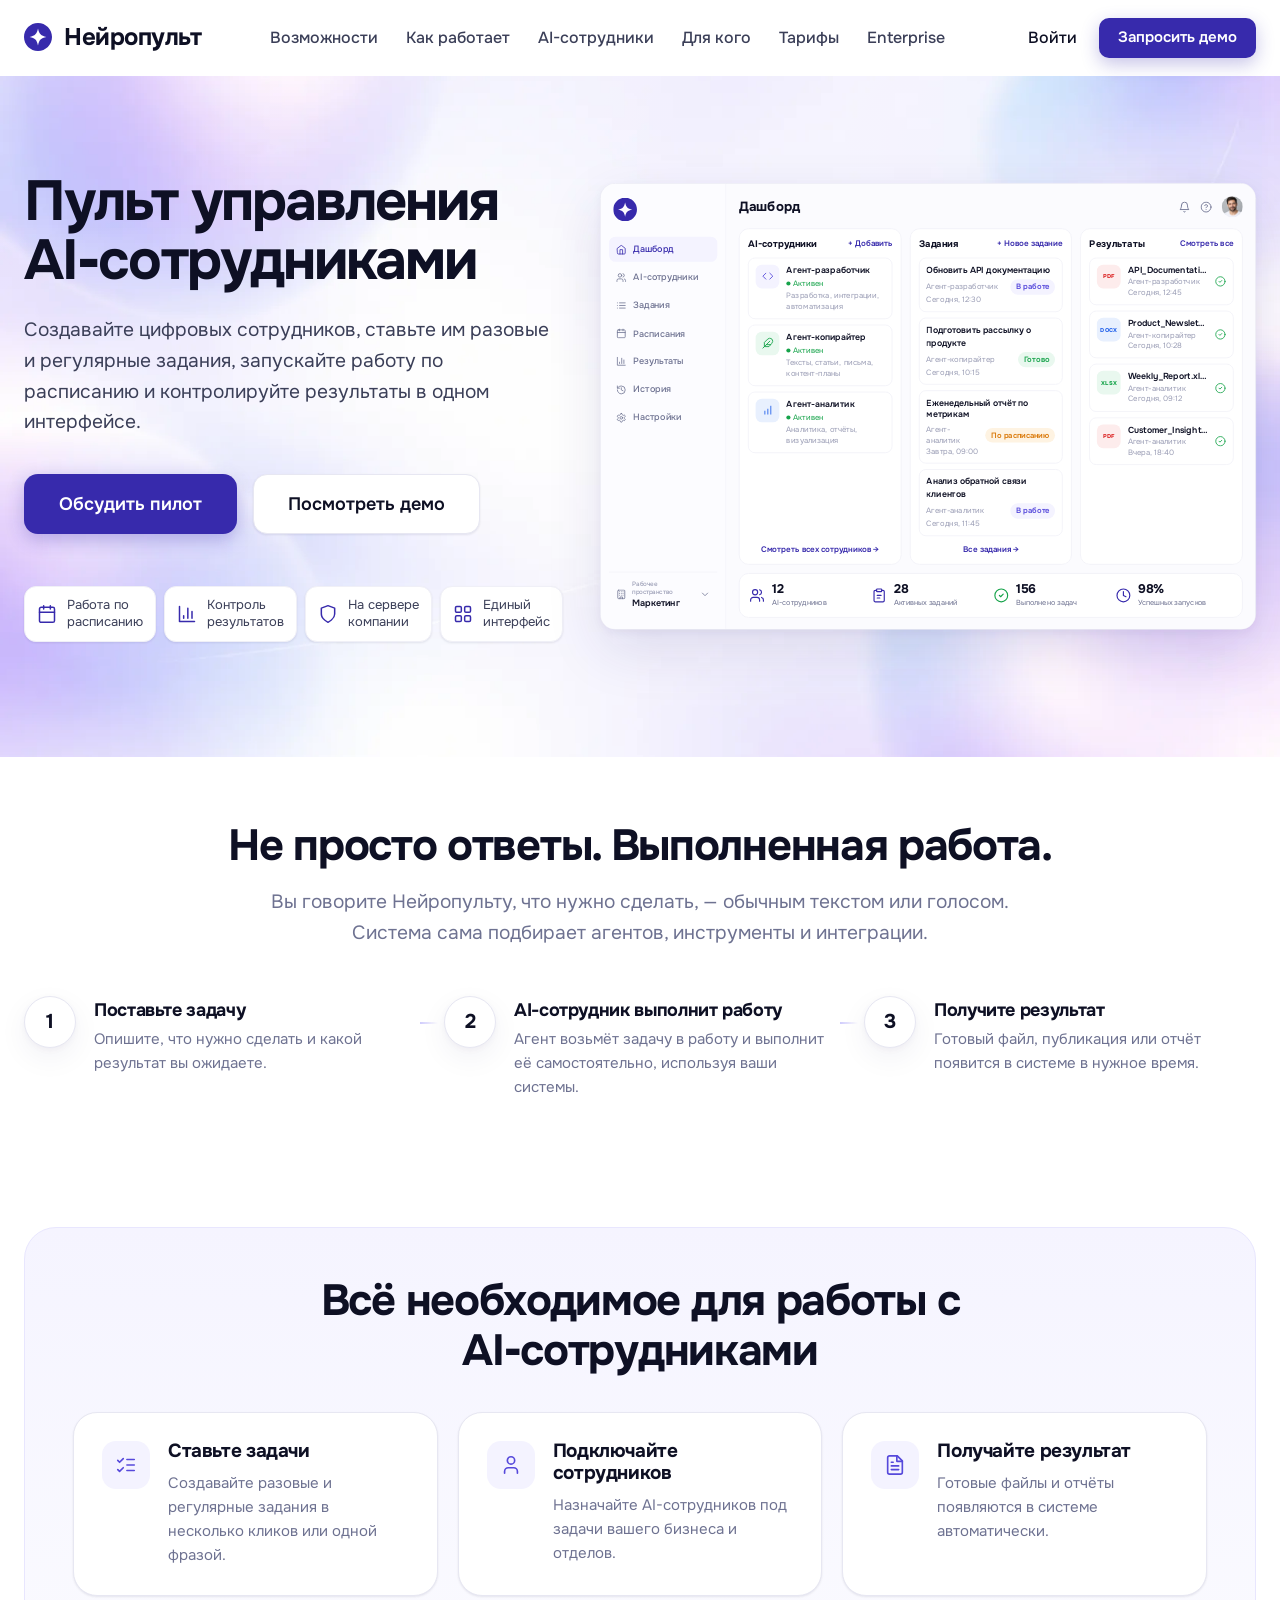
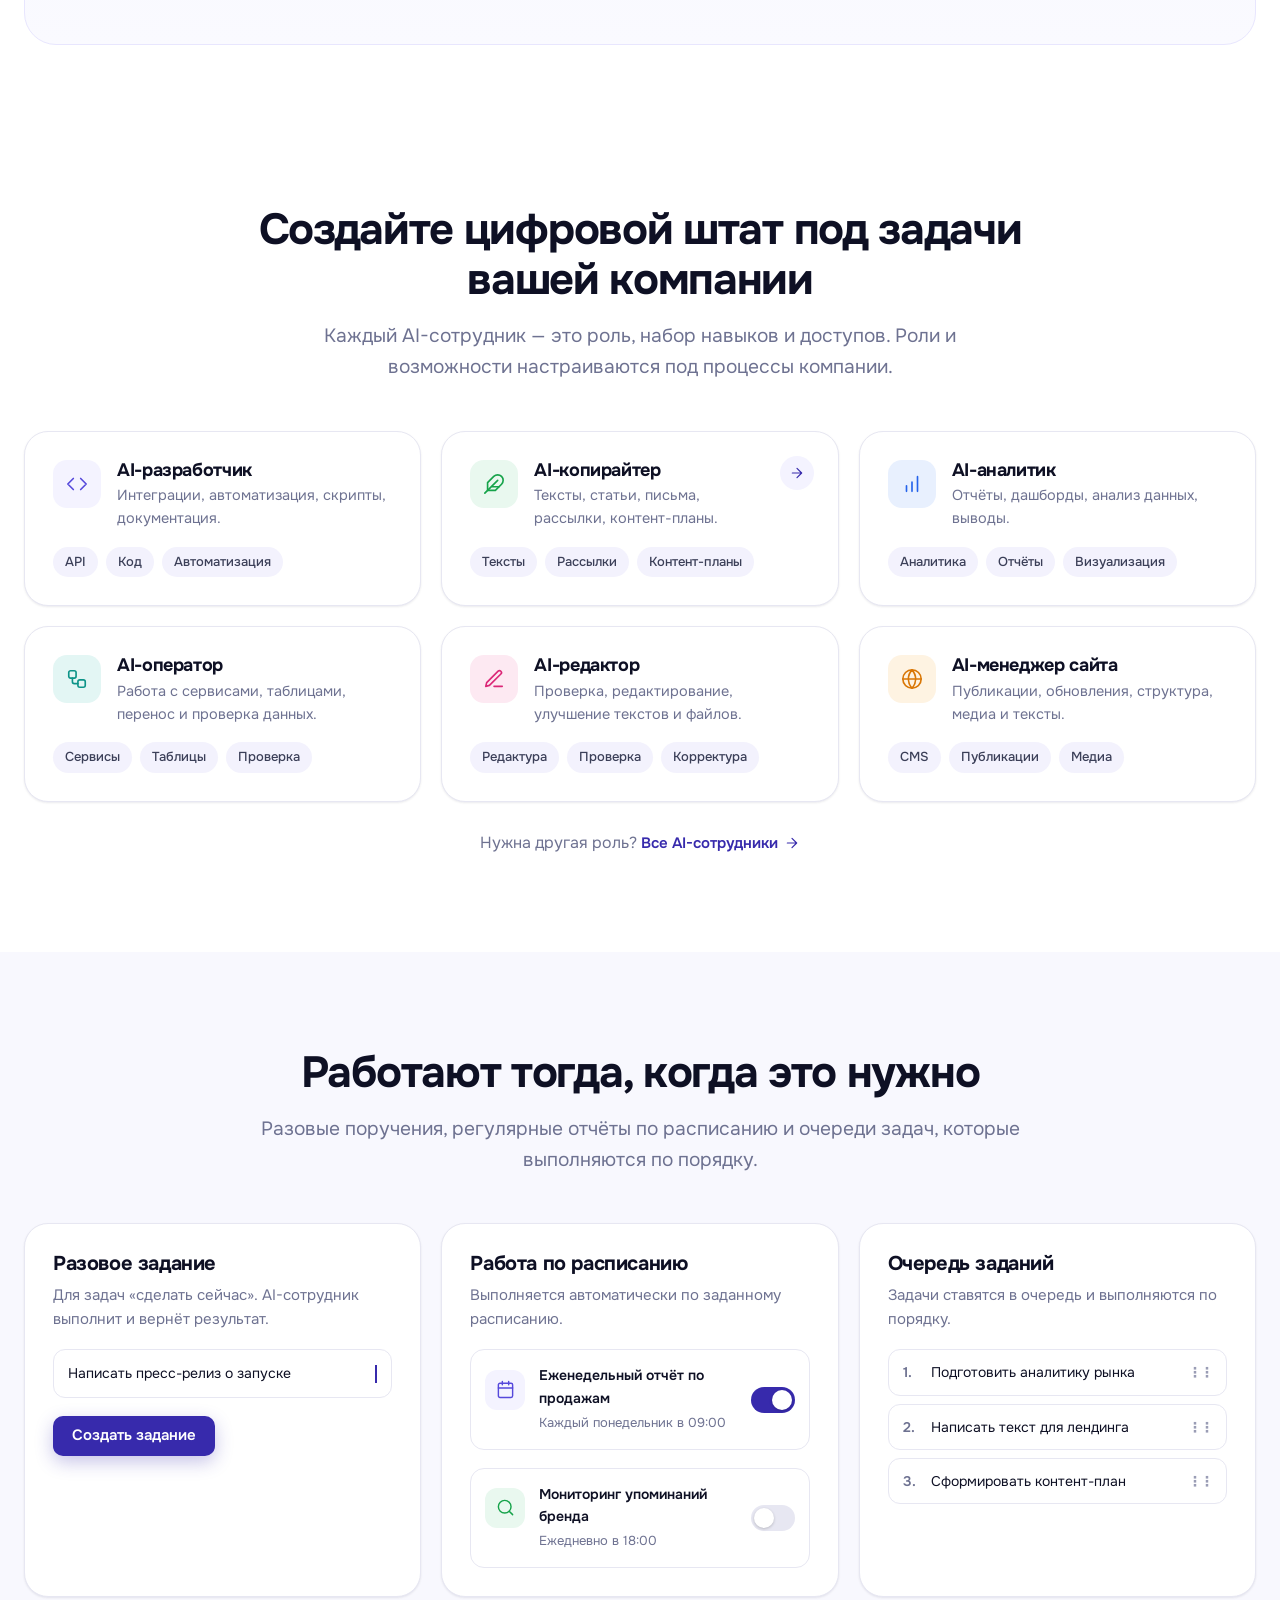
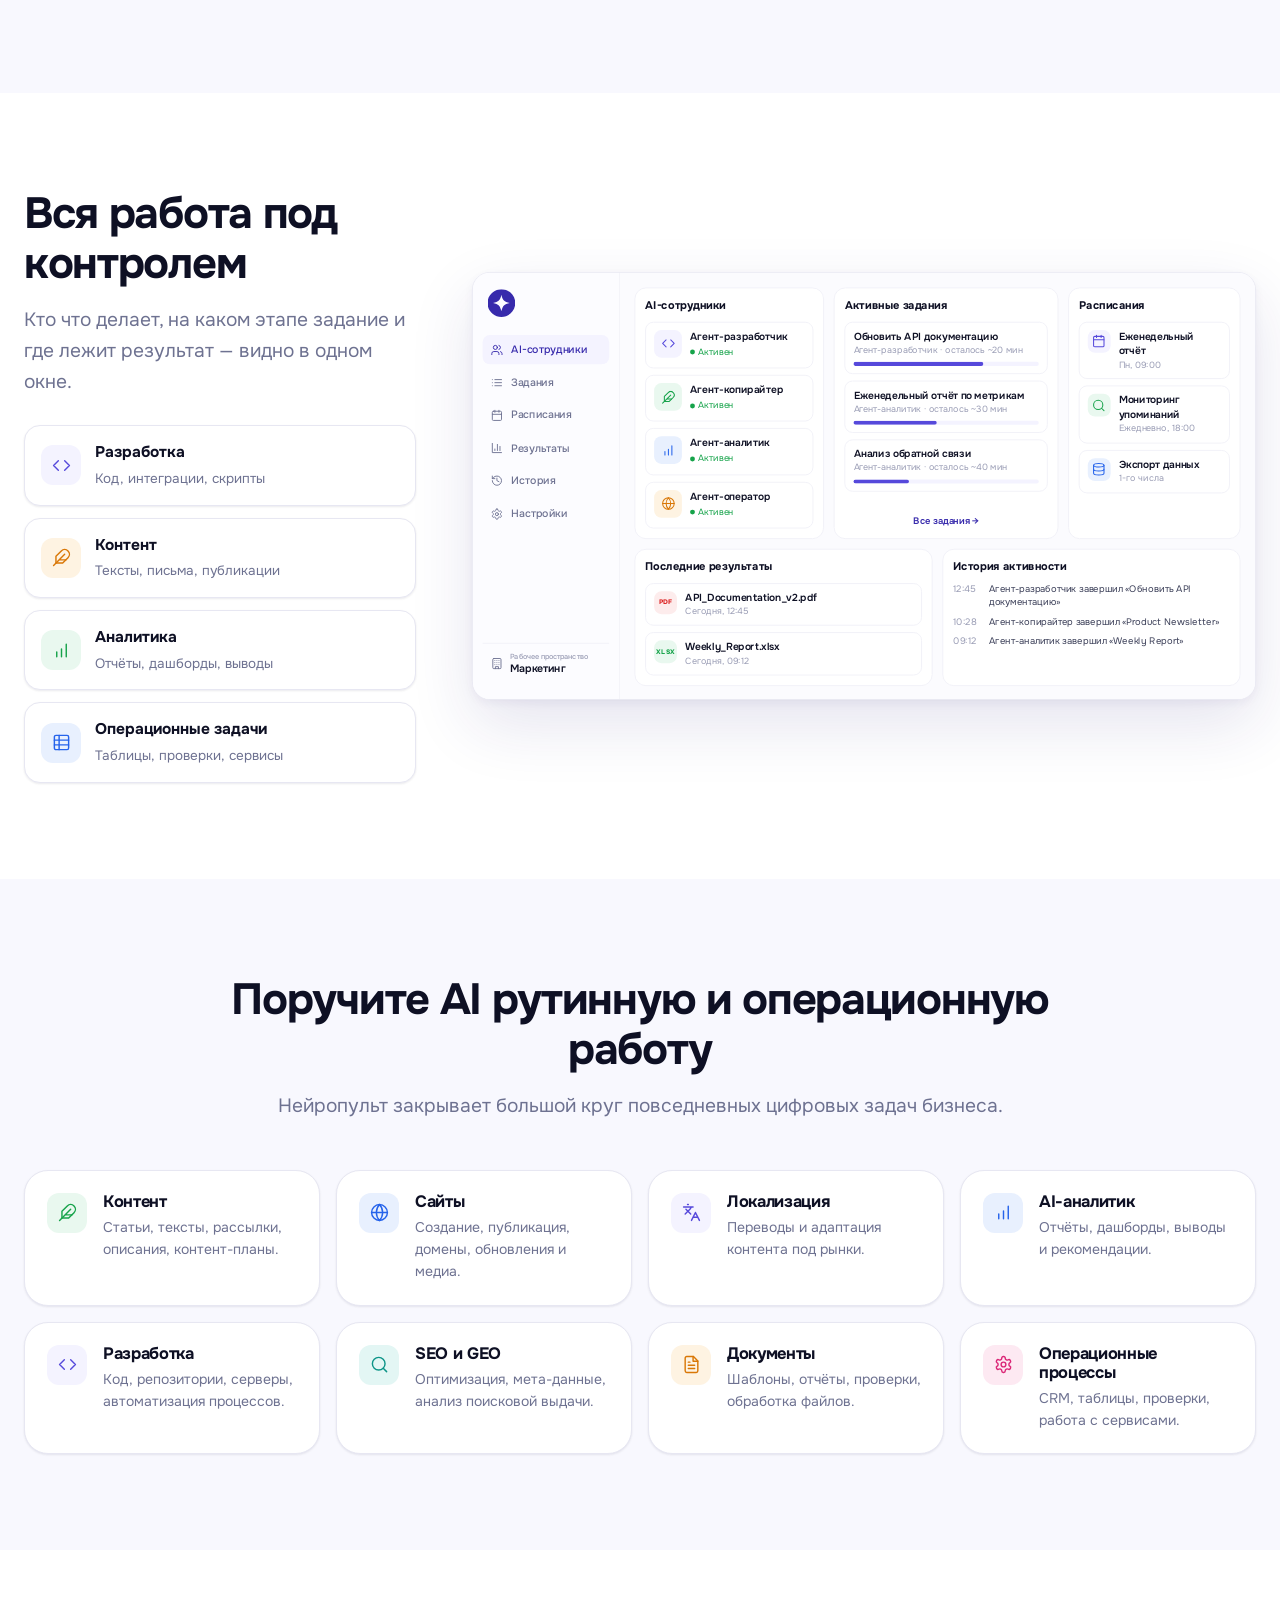
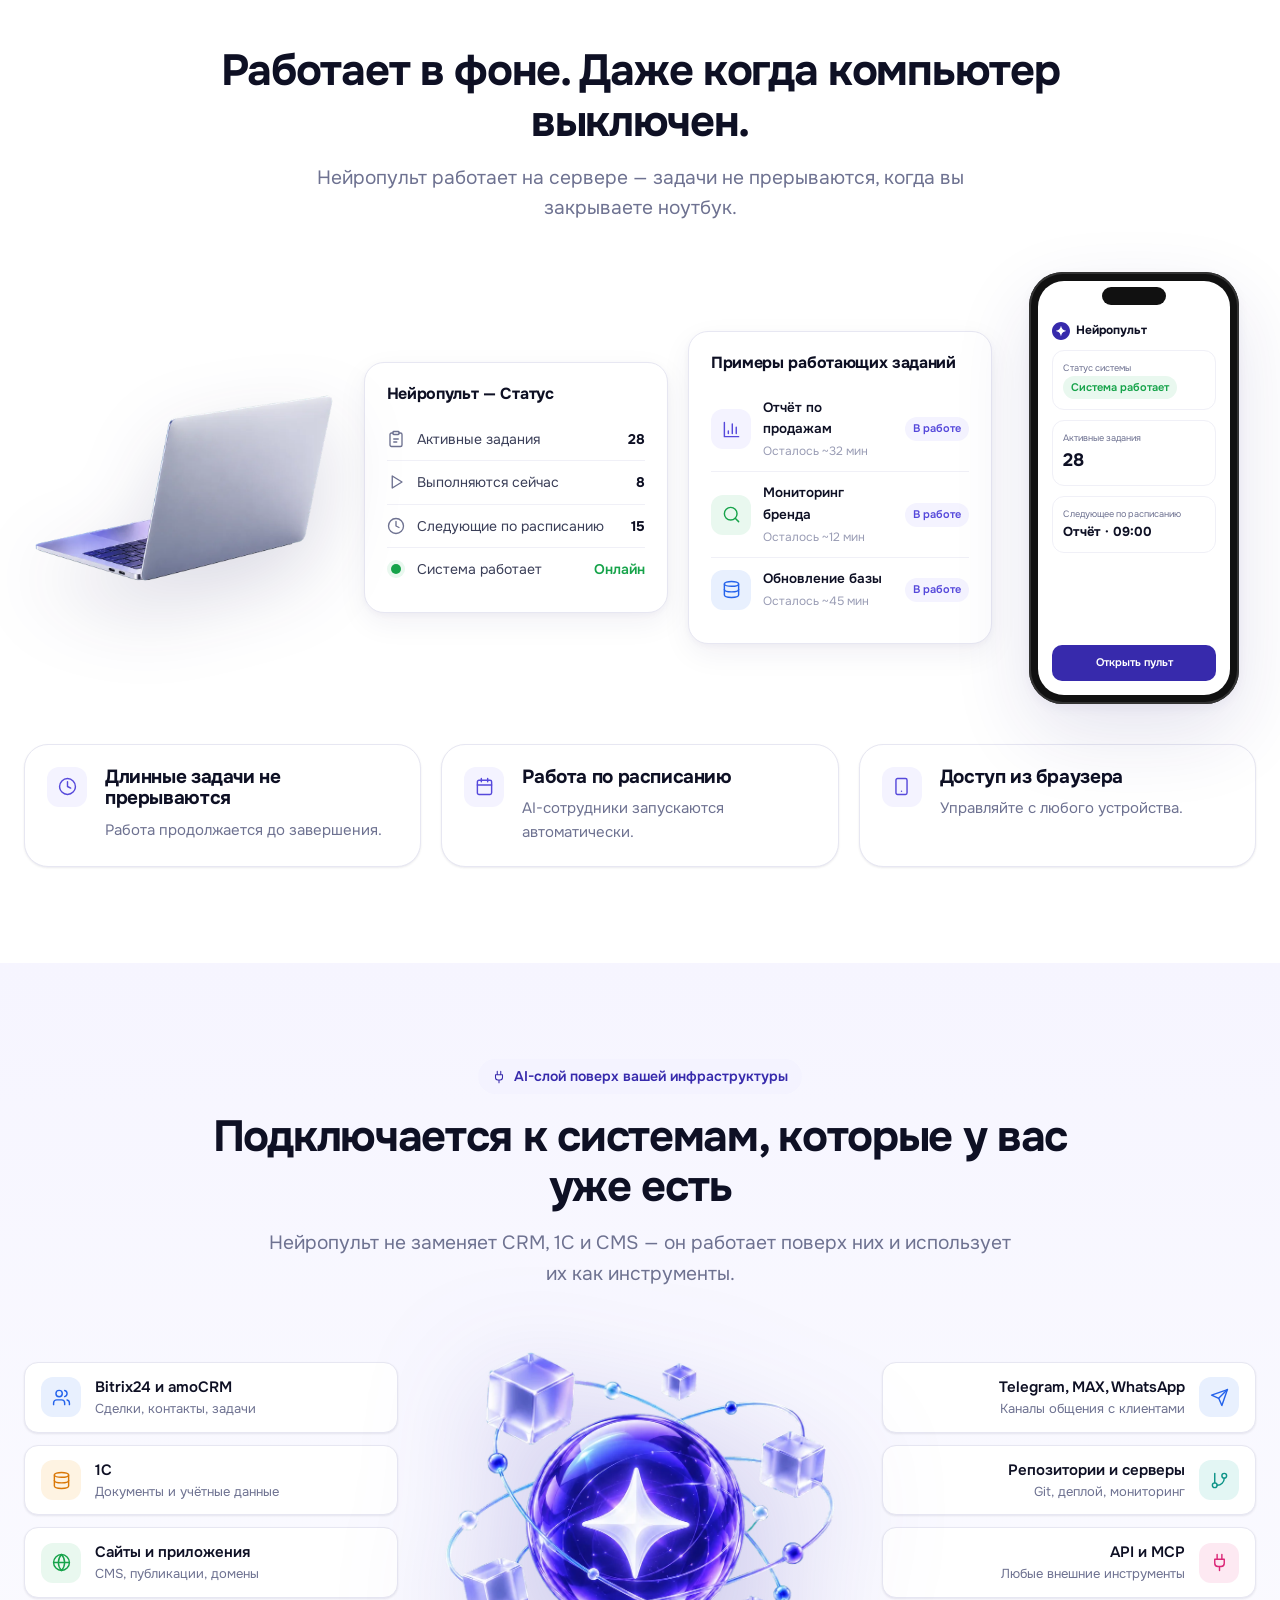
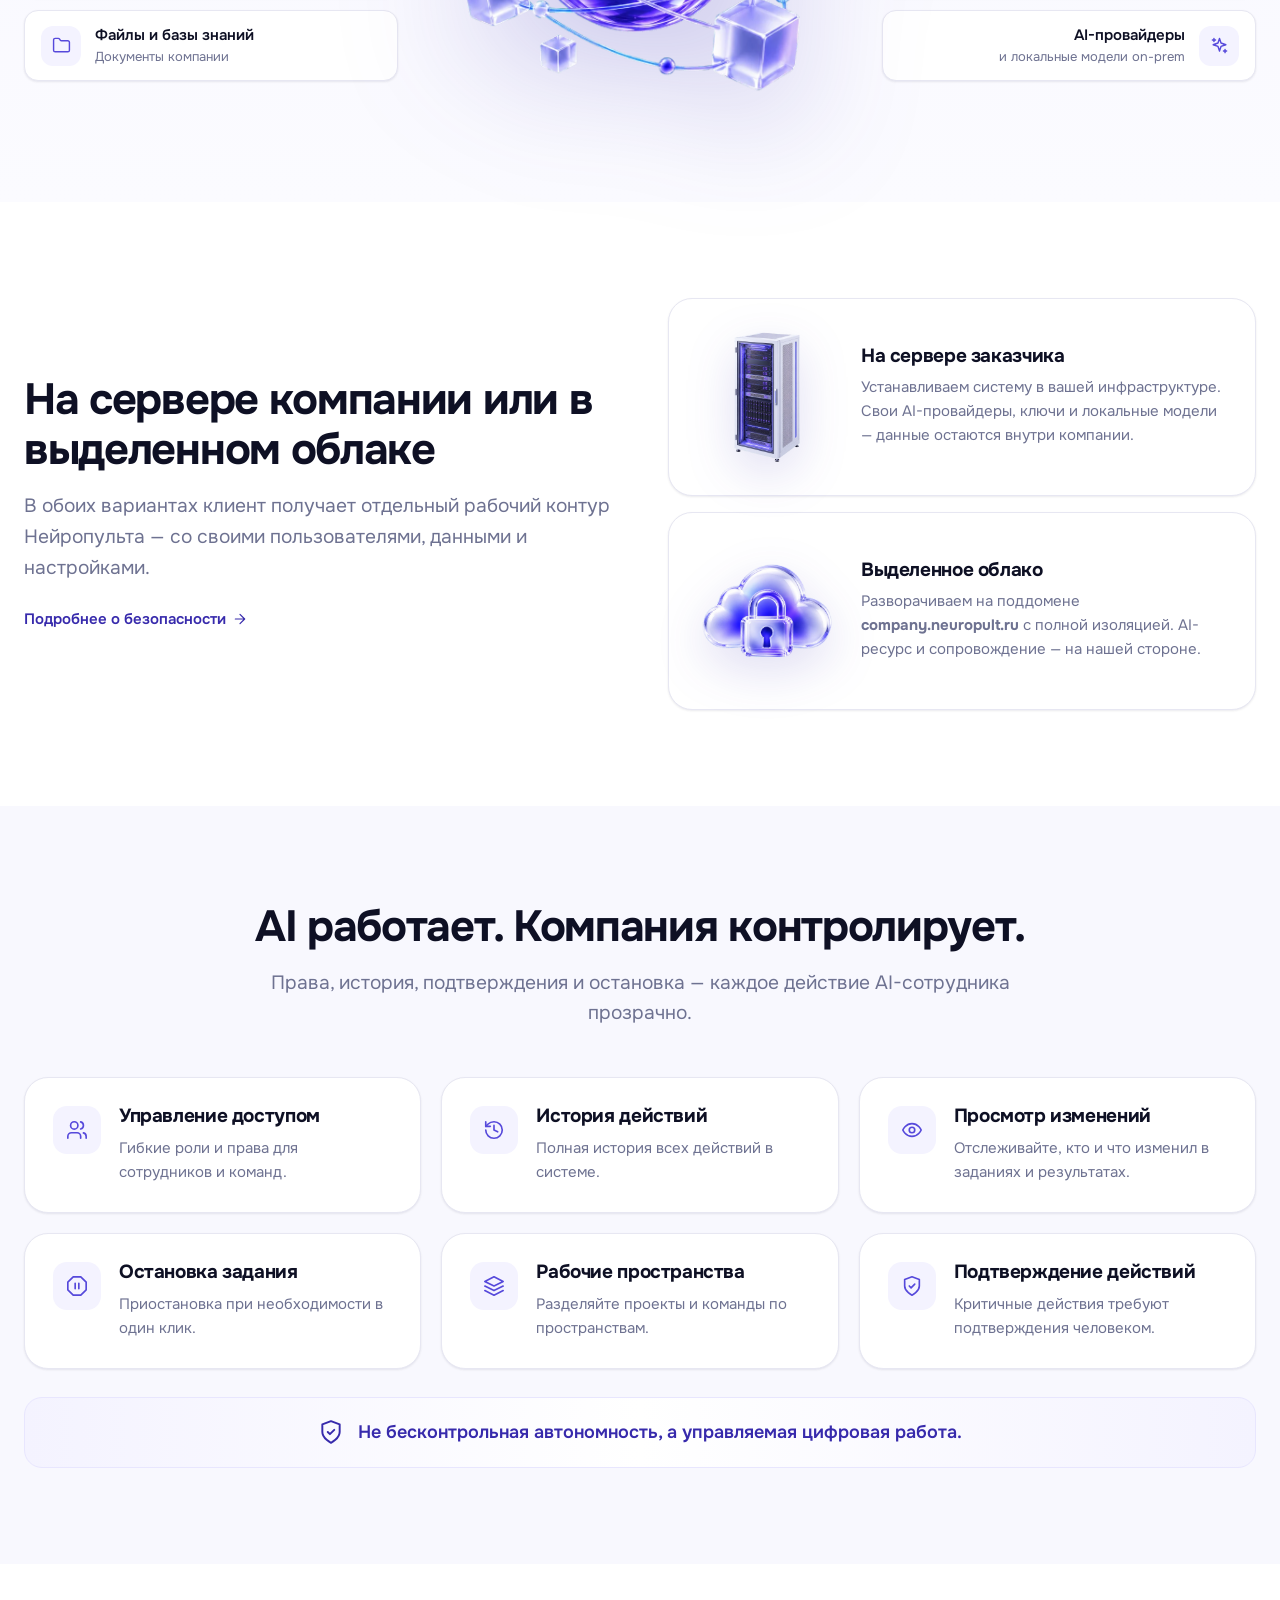
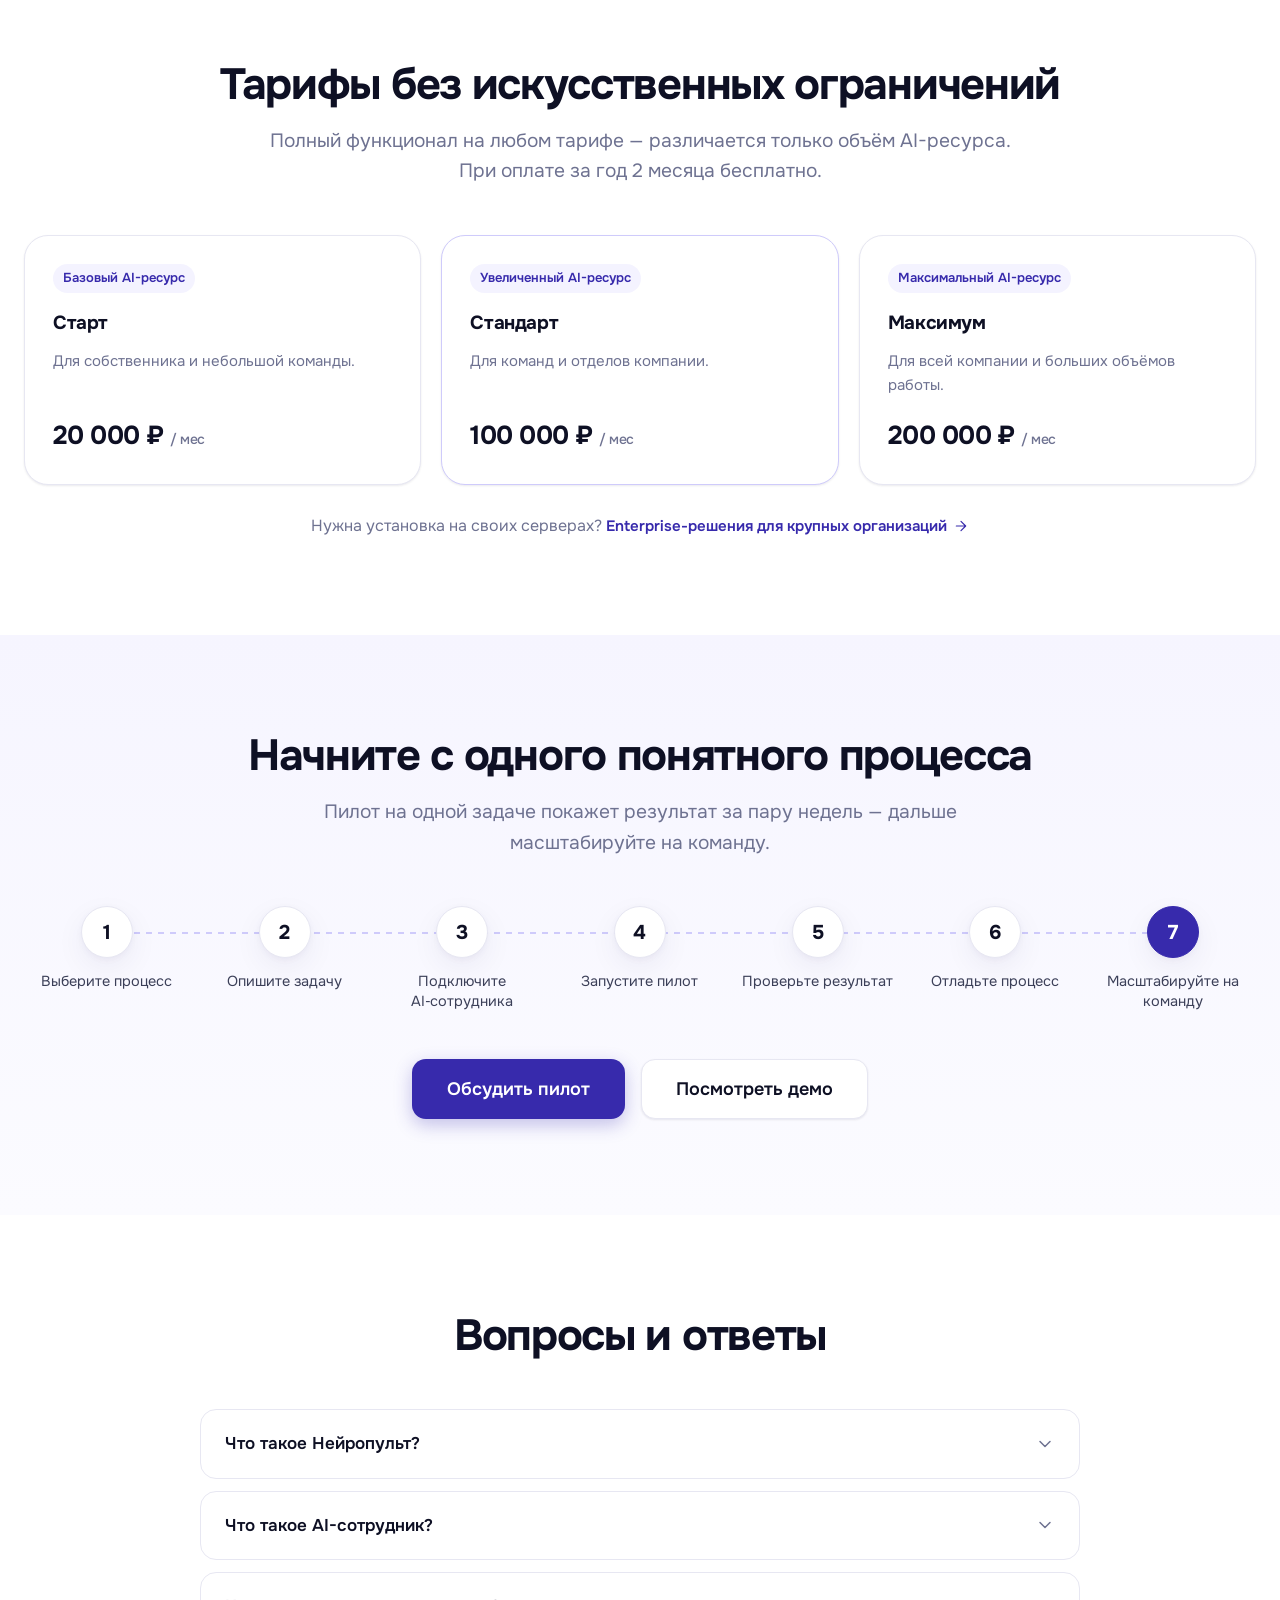
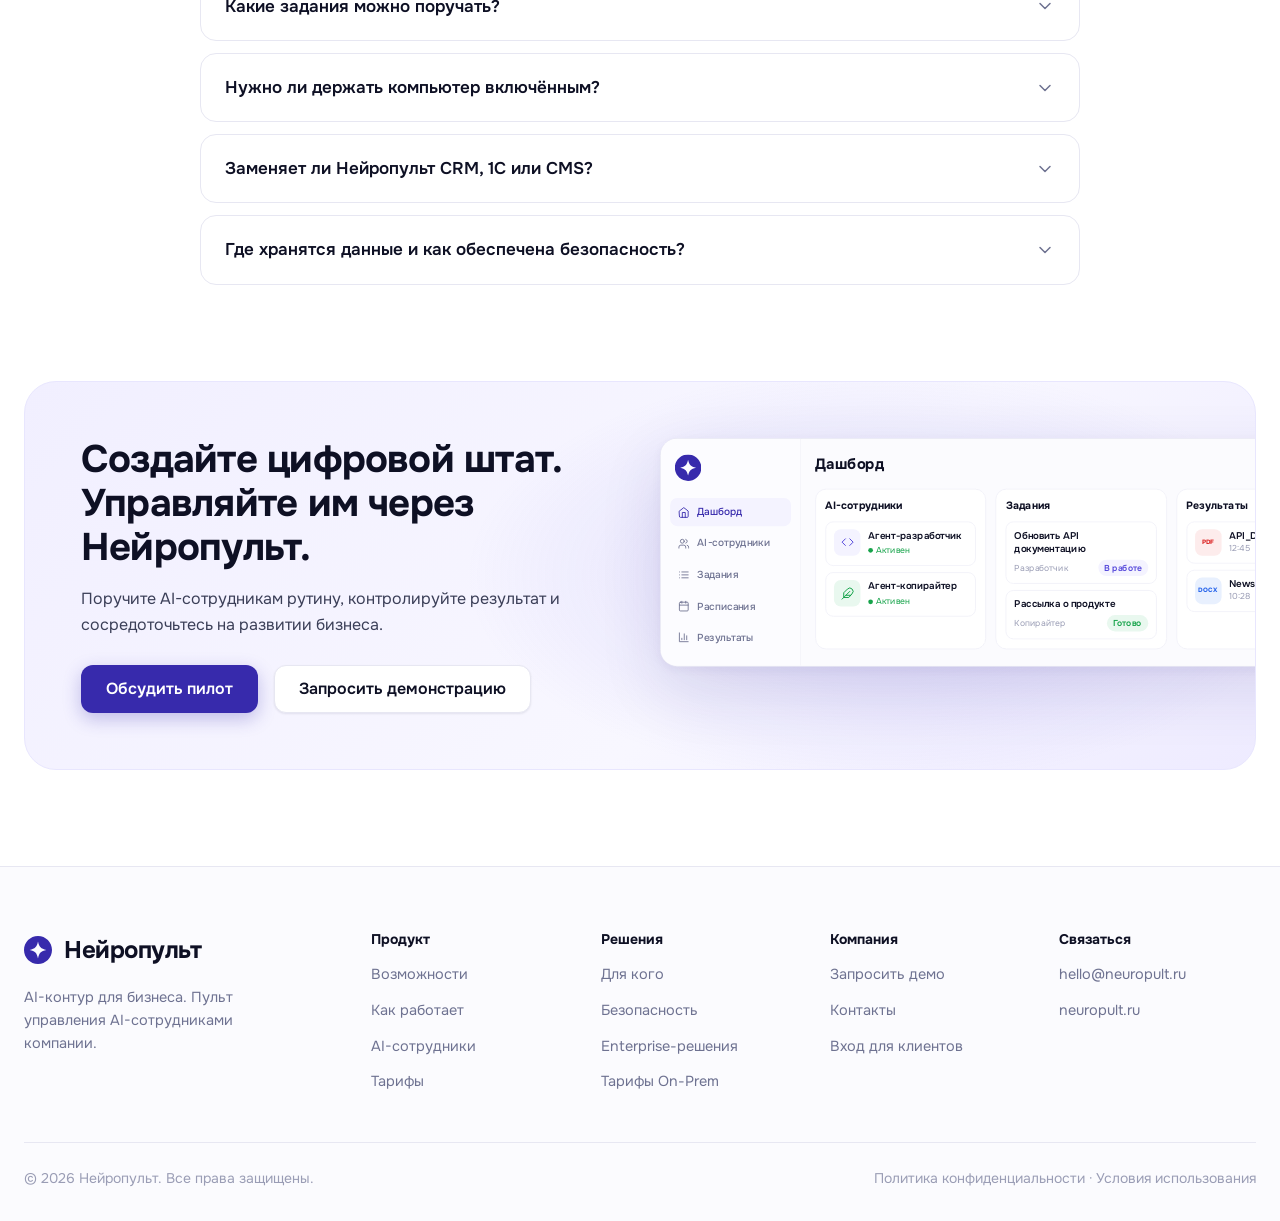
<file: index.html>
<!doctype html>
<html lang="ru">
<head>
  <meta charset="utf-8">
  <meta name="viewport" content="width=device-width, initial-scale=1">
  <title>Нейропульт — пульт управления AI-сотрудниками для бизнеса</title>
  <meta name="description" content="Нейропульт — корпоративный AI-контур: создавайте AI-сотрудников, ставьте им разовые и регулярные задания и контролируйте результаты в одном интерфейсе.">
  <link rel="icon" href="favicon.ico" sizes="any">
  <link rel="icon" href="assets/images/favicon.svg" type="image/svg+xml">
  <link rel="apple-touch-icon" href="assets/images/apple-touch-icon.png">
  <link rel="preconnect" href="https://fonts.googleapis.com">
  <link rel="preconnect" href="https://fonts.gstatic.com" crossorigin>
  <link href="https://fonts.googleapis.com/css2?family=Onest:wght@400;500;600;700&display=swap" rel="stylesheet">
  <link rel="stylesheet" href="assets/css/style.css?v=1792591641">
</head>
<body>

<header class="site-header">
  <div class="container site-header__inner">
    <a href="index.html" class="logo" aria-label="Нейропульт — на главную"><img src="assets/images/logo.svg" alt="" width="28" height="28">Нейропульт</a>
    <nav class="nav" aria-label="Основная навигация">
      <a class="nav__link" href="features.html">Возможности</a>
      <a class="nav__link" href="how-it-works.html">Как работает</a>
      <a class="nav__link" href="agents.html">AI-сотрудники</a>
      <a class="nav__link" href="solutions.html">Для кого</a>
      <a class="nav__link" href="pricing.html">Тарифы</a>
      <a class="nav__link" href="enterprise.html">Enterprise</a>
    </nav>
    <div class="header-actions">
      <a class="login" href="login.html">Войти</a>
      <a class="btn btn--primary btn--sm" href="demo.html">Запросить демо</a>
      <button class="burger" type="button" aria-label="Меню" aria-expanded="false" aria-controls="mobile-menu"><svg class="i i--lg"><use href="assets/images/icons.svg#menu"/></svg></button>
    </div>
  </div>
</header>
<div class="mobile-menu" id="mobile-menu">
  <a href="features.html">Возможности</a>
  <a href="how-it-works.html">Как работает</a>
  <a href="agents.html">AI-сотрудники</a>
  <a href="solutions.html">Для кого</a>
  <a href="pricing.html">Тарифы</a>
  <a href="enterprise.html">Enterprise</a>
  <a href="login.html">Войти</a>
  <a class="btn btn--primary btn--lg" href="demo.html">Запросить демо</a>
</div>

<main>

  <!-- ===== Hero ===== -->
  <section class="hero">
    <div class="hero__bg" style="background-image:url('assets/images/hero-bg.webp')"></div>
    <div class="container hero__grid">
      <div>
        <h1 class="h1 hero__title reveal">Пульт управления AI&#8209;сотрудниками</h1>
        <p class="lead hero__lead reveal reveal-d1">Создавайте цифровых сотрудников, ставьте им разовые и регулярные задания, запускайте работу по расписанию и контролируйте результаты в одном интерфейсе.</p>
        <div class="hero__actions reveal reveal-d2">
          <a class="btn btn--primary btn--lg" href="demo.html">Обсудить пилот</a>
          <a class="btn btn--ghost btn--lg" href="how-it-works.html">Посмотреть демо</a>
        </div>
        <ul class="hero__chips reveal reveal-d3">
          <li class="chip"><svg class="i"><use href="assets/images/icons.svg#calendar"/></svg>Работа по<br>расписанию</li>
          <li class="chip"><svg class="i"><use href="assets/images/icons.svg#chart"/></svg>Контроль<br>результатов</li>
          <li class="chip"><svg class="i"><use href="assets/images/icons.svg#shield"/></svg>На сервере<br>компании</li>
          <li class="chip"><svg class="i"><use href="assets/images/icons.svg#grid"/></svg>Единый<br>интерфейс</li>
        </ul>
      </div>

      <div class="mock-frame reveal reveal-d2" data-mock-width="940">
      <div class="mock" aria-label="Интерфейс Нейропульта: дашборд" role="img">
        <aside class="mock__side">
          <img class="mock__logo" src="assets/images/logo.svg" alt="">
          <span class="mock__nav-item is-active"><svg class="i"><use href="assets/images/icons.svg#home"/></svg>Дашборд</span>
          <span class="mock__nav-item"><svg class="i"><use href="assets/images/icons.svg#users"/></svg>AI-сотрудники</span>
          <span class="mock__nav-item"><svg class="i"><use href="assets/images/icons.svg#list"/></svg>Задания</span>
          <span class="mock__nav-item"><svg class="i"><use href="assets/images/icons.svg#calendar"/></svg>Расписания</span>
          <span class="mock__nav-item"><svg class="i"><use href="assets/images/icons.svg#chart"/></svg>Результаты</span>
          <span class="mock__nav-item"><svg class="i"><use href="assets/images/icons.svg#history"/></svg>История</span>
          <span class="mock__nav-item"><svg class="i"><use href="assets/images/icons.svg#settings"/></svg>Настройки</span>
          <div class="mock__workspace"><svg class="i"><use href="assets/images/icons.svg#building"/></svg><div><small>Рабочее пространство</small>Маркетинг</div><svg class="i" style="margin-left:auto"><use href="assets/images/icons.svg#chevron-down"/></svg></div>
        </aside>
        <div class="mock__main">
          <div class="mock__top">
            <span class="mock__title">Дашборд</span>
            <span class="mock__top-actions"><svg class="i"><use href="assets/images/icons.svg#bell"/></svg><svg class="i"><use href="assets/images/icons.svg#help"/></svg><img class="mock__avatar" src="assets/images/avatar.webp" alt=""></span>
          </div>
          <div class="mock__cols">
            <div class="mock__col">
              <div class="mock__col-head">AI-сотрудники <span>+ Добавить</span></div>
              <div class="mock__item"><span class="mock__ico c-violet"><svg class="i"><use href="assets/images/icons.svg#code"/></svg></span><div class="grow"><b>Агент-разработчик</b><span class="mock__status">Активен</span><small>Разработка, интеграции, автоматизация</small></div></div>
              <div class="mock__item"><span class="mock__ico c-green"><svg class="i"><use href="assets/images/icons.svg#feather"/></svg></span><div class="grow"><b>Агент-копирайтер</b><span class="mock__status">Активен</span><small>Тексты, статьи, письма, контент-планы</small></div></div>
              <div class="mock__item"><span class="mock__ico c-blue"><svg class="i"><use href="assets/images/icons.svg#bars"/></svg></span><div class="grow"><b>Агент-аналитик</b><span class="mock__status">Активен</span><small>Аналитика, отчёты, визуализация</small></div></div>
              <div class="mock__more">Смотреть всех сотрудников →</div>
            </div>
            <div class="mock__col">
              <div class="mock__col-head">Задания <span>+ Новое задание</span></div>
              <div class="mock__item"><div class="grow"><b>Обновить API документацию</b><div class="mock__task-meta"><small>Агент-разработчик</small><span class="badge badge--work">В работе</span></div><small>Сегодня, 12:30</small></div></div>
              <div class="mock__item"><div class="grow"><b>Подготовить рассылку о продукте</b><div class="mock__task-meta"><small>Агент-копирайтер</small><span class="badge badge--done">Готово</span></div><small>Сегодня, 10:15</small></div></div>
              <div class="mock__item"><div class="grow"><b>Еженедельный отчёт по метрикам</b><div class="mock__task-meta"><small>Агент-аналитик</small><span class="badge badge--plan">По расписанию</span></div><small>Завтра, 09:00</small></div></div>
              <div class="mock__item"><div class="grow"><b>Анализ обратной связи клиентов</b><div class="mock__task-meta"><small>Агент-аналитик</small><span class="badge badge--work">В работе</span></div><small>Сегодня, 11:45</small></div></div>
              <div class="mock__more">Все задания →</div>
            </div>
            <div class="mock__col">
              <div class="mock__col-head">Результаты <span>Смотреть все</span></div>
              <div class="mock__item"><span class="mock__ico c-red"><span class="mock__file">PDF</span></span><div class="grow"><b>API_Documentation_v2.pdf</b><small>Агент-разработчик</small><small>Сегодня, 12:45</small></div><svg class="i mock__check"><use href="assets/images/icons.svg#check-circle"/></svg></div>
              <div class="mock__item"><span class="mock__ico c-blue"><span class="mock__file">DOCX</span></span><div class="grow"><b>Product_Newsletter.docx</b><small>Агент-копирайтер</small><small>Сегодня, 10:28</small></div><svg class="i mock__check"><use href="assets/images/icons.svg#check-circle"/></svg></div>
              <div class="mock__item"><span class="mock__ico c-green"><span class="mock__file">XLSX</span></span><div class="grow"><b>Weekly_Report.xlsx</b><small>Агент-аналитик</small><small>Сегодня, 09:12</small></div><svg class="i mock__check"><use href="assets/images/icons.svg#check-circle"/></svg></div>
              <div class="mock__item"><span class="mock__ico c-red"><span class="mock__file">PDF</span></span><div class="grow"><b>Customer_Insights.pdf</b><small>Агент-аналитик</small><small>Вчера, 18:40</small></div><svg class="i mock__check"><use href="assets/images/icons.svg#check-circle"/></svg></div>
            </div>
          </div>
          <div class="mock__stats">
            <div class="mock__stat"><svg class="i"><use href="assets/images/icons.svg#users"/></svg><div><b>12</b><small>AI-сотрудников</small></div></div>
            <div class="mock__stat"><svg class="i"><use href="assets/images/icons.svg#clipboard"/></svg><div><b>28</b><small>Активных заданий</small></div></div>
            <div class="mock__stat"><svg class="i" style="color:var(--green)"><use href="assets/images/icons.svg#check-circle"/></svg><div><b>156</b><small>Выполнено задач</small></div></div>
            <div class="mock__stat"><svg class="i"><use href="assets/images/icons.svg#clock"/></svg><div><b>98%</b><small>Успешных запусков</small></div></div>
          </div>
        </div>
      </div>
      </div>
    </div>
  </section>

  <!-- ===== Не просто ответы ===== -->
  <section class="section section--tight">
    <div class="container">
      <div class="section-head reveal">
        <h2 class="h2">Не просто ответы. Выполненная работа.</h2>
        <p class="lead">Вы говорите Нейропульту, что нужно сделать, — обычным текстом или голосом. Система сама подбирает агентов, инструменты и интеграции.</p>
      </div>
      <div class="steps steps--arrows">
        <div class="step reveal"><span class="step__num">1</span><div><h3>Поставьте задачу</h3><p>Опишите, что нужно сделать и какой результат вы ожидаете.</p></div></div>
        <div class="step reveal reveal-d1"><span class="step__num">2</span><div><h3>AI-сотрудник выполнит работу</h3><p>Агент возьмёт задачу в работу и выполнит её самостоятельно, используя ваши системы.</p></div></div>
        <div class="step reveal reveal-d2"><span class="step__num">3</span><div><h3>Получите результат</h3><p>Готовый файл, публикация или отчёт появится в системе в нужное время.</p></div></div>
      </div>
    </div>
  </section>

  <!-- ===== Всё необходимое ===== -->
  <section class="section section--tight">
    <div class="container">
      <div class="panel reveal">
        <div class="section-head" style="margin-bottom:36px">
          <h2 class="h2">Всё необходимое для работы с AI&#8209;сотрудниками</h2>
        </div>
        <div class="grid grid--3">
          <div class="card card--row card--hover"><span class="ico c-violet"><svg class="i"><use href="assets/images/icons.svg#list-checks"/></svg></span><div><h3>Ставьте задачи</h3><p>Создавайте разовые и регулярные задания в несколько кликов или одной фразой.</p></div></div>
          <div class="card card--row card--hover"><span class="ico c-violet"><svg class="i"><use href="assets/images/icons.svg#user"/></svg></span><div><h3>Подключайте сотрудников</h3><p>Назначайте AI-сотрудников под задачи вашего бизнеса и отделов.</p></div></div>
          <div class="card card--row card--hover"><span class="ico c-violet"><svg class="i"><use href="assets/images/icons.svg#file"/></svg></span><div><h3>Получайте результат</h3><p>Готовые файлы и отчёты появляются в системе автоматически.</p></div></div>
        </div>
      </div>
    </div>
  </section>

  <!-- ===== Цифровой штат ===== -->
  <section class="section">
    <div class="container">
      <div class="section-head reveal">
        <h2 class="h2">Создайте цифровой штат под задачи вашей компании</h2>
        <p class="lead">Каждый AI-сотрудник — это роль, набор навыков и доступов. Роли и возможности настраиваются под процессы компании.</p>
      </div>
      <div class="grid grid--3">
        <article class="card card--hover agent-card reveal">
          <div class="agent-card__head"><span class="ico c-violet"><svg class="i"><use href="assets/images/icons.svg#code"/></svg></span><div><h3>AI-разработчик</h3><p class="muted">Интеграции, автоматизация, скрипты, документация.</p></div></div>
          <div class="tags"><span class="tag">API</span><span class="tag">Код</span><span class="tag">Автоматизация</span></div>
        </article>
        <a href="agent-copywriter.html" class="card card--hover agent-card reveal reveal-d1">
          <div class="agent-card__head"><span class="ico c-green"><svg class="i"><use href="assets/images/icons.svg#feather"/></svg></span><div><h3>AI-копирайтер</h3><p class="muted">Тексты, статьи, письма, рассылки, контент-планы.</p></div></div>
          <div class="tags"><span class="tag">Тексты</span><span class="tag">Рассылки</span><span class="tag">Контент-планы</span></div>
          <span class="agent-card__arrow" aria-hidden="true"><svg class="i"><use href="assets/images/icons.svg#arrow-right"/></svg></span>
        </a>
        <article class="card card--hover agent-card reveal reveal-d2">
          <div class="agent-card__head"><span class="ico c-blue"><svg class="i"><use href="assets/images/icons.svg#bars"/></svg></span><div><h3>AI-аналитик</h3><p class="muted">Отчёты, дашборды, анализ данных, выводы.</p></div></div>
          <div class="tags"><span class="tag">Аналитика</span><span class="tag">Отчёты</span><span class="tag">Визуализация</span></div>
        </article>
        <article class="card card--hover agent-card reveal">
          <div class="agent-card__head"><span class="ico c-teal"><svg class="i"><use href="assets/images/icons.svg#workflow"/></svg></span><div><h3>AI-оператор</h3><p class="muted">Работа с сервисами, таблицами, перенос и проверка данных.</p></div></div>
          <div class="tags"><span class="tag">Сервисы</span><span class="tag">Таблицы</span><span class="tag">Проверка</span></div>
        </article>
        <article class="card card--hover agent-card reveal reveal-d1">
          <div class="agent-card__head"><span class="ico c-pink"><svg class="i"><use href="assets/images/icons.svg#edit"/></svg></span><div><h3>AI-редактор</h3><p class="muted">Проверка, редактирование, улучшение текстов и файлов.</p></div></div>
          <div class="tags"><span class="tag">Редактура</span><span class="tag">Проверка</span><span class="tag">Корректура</span></div>
        </article>
        <article class="card card--hover agent-card reveal reveal-d2">
          <div class="agent-card__head"><span class="ico c-orange"><svg class="i"><use href="assets/images/icons.svg#globe"/></svg></span><div><h3>AI-менеджер сайта</h3><p class="muted">Публикации, обновления, структура, медиа и тексты.</p></div></div>
          <div class="tags"><span class="tag">CMS</span><span class="tag">Публикации</span><span class="tag">Медиа</span></div>
        </article>
      </div>
      <p class="muted reveal" style="text-align:center;margin-top:28px">Нужна другая роль? <a class="link-arrow" href="agents.html">Все AI-сотрудники <svg class="i"><use href="assets/images/icons.svg#arrow-right"/></svg></a></p>
    </div>
  </section>

  <!-- ===== Режимы запуска ===== -->
  <section class="section section--soft">
    <div class="container">
      <div class="section-head reveal">
        <h2 class="h2">Работают тогда, когда это нужно</h2>
        <p class="lead">Разовые поручения, регулярные отчёты по расписанию и очереди задач, которые выполняются по порядку.</p>
      </div>
      <div class="grid grid--3">
        <div class="card mode-card reveal">
          <div><h3>Разовое задание</h3><p class="muted" style="margin-top:6px">Для задач «сделать сейчас». AI-сотрудник выполнит и вернёт результат.</p></div>
          <div class="fake-input">Написать пресс-релиз о запуске<span class="caret"></span></div>
          <span class="btn btn--primary btn--sm" style="align-self:flex-start">Создать задание</span>
        </div>
        <div class="card mode-card reveal reveal-d1">
          <div><h3>Работа по расписанию</h3><p class="muted" style="margin-top:6px">Выполняется автоматически по заданному расписанию.</p></div>
          <div class="schedule-row"><span class="ico ico--sm c-violet"><svg class="i"><use href="assets/images/icons.svg#calendar"/></svg></span><div><b>Еженедельный отчёт по продажам</b><small>Каждый понедельник в 09:00</small></div><button class="toggle" type="button" aria-pressed="true" aria-label="Включить расписание"></button></div>
          <div class="schedule-row"><span class="ico ico--sm c-green"><svg class="i"><use href="assets/images/icons.svg#search"/></svg></span><div><b>Мониторинг упоминаний бренда</b><small>Ежедневно в 18:00</small></div><button class="toggle" type="button" aria-pressed="false" aria-label="Включить расписание"></button></div>
        </div>
        <div class="card mode-card reveal reveal-d2">
          <div><h3>Очередь заданий</h3><p class="muted" style="margin-top:6px">Задачи ставятся в очередь и выполняются по порядку.</p></div>
          <ol class="queue">
            <li>Подготовить аналитику рынка<span class="grip">⋮⋮</span></li>
            <li>Написать текст для лендинга<span class="grip">⋮⋮</span></li>
            <li>Сформировать контент-план<span class="grip">⋮⋮</span></li>
          </ol>
        </div>
      </div>
    </div>
  </section>

  <!-- ===== Вся работа под контролем ===== -->
  <section class="section">
    <div class="container split">
      <div class="reveal">
        <h2 class="h2">Вся работа под контролем</h2>
        <p class="lead muted" style="margin-top:16px">Кто что делает, на каком этапе задание и где лежит результат — видно в одном окне.</p>
        <ul class="feature-list">
          <li><span class="ico ico--sm c-violet"><svg class="i"><use href="assets/images/icons.svg#code"/></svg></span><div><b>Разработка</b><small>Код, интеграции, скрипты</small></div></li>
          <li><span class="ico ico--sm c-orange"><svg class="i"><use href="assets/images/icons.svg#feather"/></svg></span><div><b>Контент</b><small>Тексты, письма, публикации</small></div></li>
          <li><span class="ico ico--sm c-green"><svg class="i"><use href="assets/images/icons.svg#bars"/></svg></span><div><b>Аналитика</b><small>Отчёты, дашборды, выводы</small></div></li>
          <li><span class="ico ico--sm c-blue"><svg class="i"><use href="assets/images/icons.svg#table"/></svg></span><div><b>Операционные задачи</b><small>Таблицы, проверки, сервисы</small></div></li>
        </ul>
      </div>

      <div class="mock-frame reveal reveal-d1" data-mock-width="960">
      <div class="mock mock--wide" role="img" aria-label="Интерфейс Нейропульта: контроль заданий">
        <aside class="mock__side">
          <img class="mock__logo" src="assets/images/logo.svg" alt="">
          <span class="mock__nav-item is-active"><svg class="i"><use href="assets/images/icons.svg#users"/></svg>AI-сотрудники</span>
          <span class="mock__nav-item"><svg class="i"><use href="assets/images/icons.svg#list"/></svg>Задания</span>
          <span class="mock__nav-item"><svg class="i"><use href="assets/images/icons.svg#calendar"/></svg>Расписания</span>
          <span class="mock__nav-item"><svg class="i"><use href="assets/images/icons.svg#chart"/></svg>Результаты</span>
          <span class="mock__nav-item"><svg class="i"><use href="assets/images/icons.svg#history"/></svg>История</span>
          <span class="mock__nav-item"><svg class="i"><use href="assets/images/icons.svg#settings"/></svg>Настройки</span>
          <div class="mock__workspace"><svg class="i"><use href="assets/images/icons.svg#building"/></svg><div><small>Рабочее пространство</small>Маркетинг</div></div>
        </aside>
        <div class="mock__main">
          <div class="mock__cols">
            <div class="mock__col">
              <div class="mock__col-head">AI-сотрудники</div>
              <div class="mock__item"><span class="mock__ico c-violet"><svg class="i"><use href="assets/images/icons.svg#code"/></svg></span><div class="grow"><b>Агент-разработчик</b><span class="mock__status">Активен</span></div></div>
              <div class="mock__item"><span class="mock__ico c-green"><svg class="i"><use href="assets/images/icons.svg#feather"/></svg></span><div class="grow"><b>Агент-копирайтер</b><span class="mock__status">Активен</span></div></div>
              <div class="mock__item"><span class="mock__ico c-blue"><svg class="i"><use href="assets/images/icons.svg#bars"/></svg></span><div class="grow"><b>Агент-аналитик</b><span class="mock__status">Активен</span></div></div>
              <div class="mock__item"><span class="mock__ico c-orange"><svg class="i"><use href="assets/images/icons.svg#globe"/></svg></span><div class="grow"><b>Агент-оператор</b><span class="mock__status">Активен</span></div></div>
            </div>
            <div class="mock__col">
              <div class="mock__col-head">Активные задания</div>
              <div class="mock__item"><div class="grow"><b>Обновить API документацию</b><small>Агент-разработчик · осталось ~20 мин</small><div class="mock__progress"><span style="width:70%"></span></div></div></div>
              <div class="mock__item"><div class="grow"><b>Еженедельный отчёт по метрикам</b><small>Агент-аналитик · осталось ~30 мин</small><div class="mock__progress"><span style="width:45%"></span></div></div></div>
              <div class="mock__item"><div class="grow"><b>Анализ обратной связи</b><small>Агент-аналитик · осталось ~40 мин</small><div class="mock__progress"><span style="width:30%"></span></div></div></div>
              <div class="mock__more">Все задания →</div>
            </div>
            <div class="mock__col">
              <div class="mock__col-head">Расписания</div>
              <div class="mock__item"><span class="mock__ico c-violet" style="width:28px;height:28px"><svg class="i"><use href="assets/images/icons.svg#calendar"/></svg></span><div class="grow"><b>Еженедельный отчёт</b><small>Пн, 09:00</small></div></div>
              <div class="mock__item"><span class="mock__ico c-green" style="width:28px;height:28px"><svg class="i"><use href="assets/images/icons.svg#search"/></svg></span><div class="grow"><b>Мониторинг упоминаний</b><small>Ежедневно, 18:00</small></div></div>
              <div class="mock__item"><span class="mock__ico c-blue" style="width:28px;height:28px"><svg class="i"><use href="assets/images/icons.svg#database"/></svg></span><div class="grow"><b>Экспорт данных</b><small>1-го числа</small></div></div>
            </div>
          </div>
          <div class="mock__row2">
            <div class="mock__col">
              <div class="mock__col-head">Последние результаты</div>
              <div class="mock__item"><span class="mock__ico c-red" style="width:28px;height:28px"><span class="mock__file">PDF</span></span><div class="grow"><b>API_Documentation_v2.pdf</b><small>Сегодня, 12:45</small></div></div>
              <div class="mock__item"><span class="mock__ico c-green" style="width:28px;height:28px"><span class="mock__file">XLSX</span></span><div class="grow"><b>Weekly_Report.xlsx</b><small>Сегодня, 09:12</small></div></div>
            </div>
            <div class="mock__col">
              <div class="mock__col-head">История активности</div>
              <ul class="activity">
                <li><time>12:45</time><span>Агент-разработчик завершил «Обновить API документацию»</span></li>
                <li><time>10:28</time><span>Агент-копирайтер завершил «Product Newsletter»</span></li>
                <li><time>09:12</time><span>Агент-аналитик завершил «Weekly Report»</span></li>
              </ul>
            </div>
          </div>
        </div>
      </div>
      </div>
    </div>
  </section>

  <!-- ===== Рутинная работа ===== -->
  <section class="section section--soft">
    <div class="container">
      <div class="section-head reveal">
        <h2 class="h2">Поручите AI рутинную и операционную работу</h2>
        <p class="lead">Нейропульт закрывает большой круг повседневных цифровых задач бизнеса.</p>
      </div>
      <div class="routine">
        <div class="card card--hover reveal"><span class="ico ico--sm c-green"><svg class="i"><use href="assets/images/icons.svg#feather"/></svg></span><div><h3>Контент</h3><p>Статьи, тексты, рассылки, описания, контент-планы.</p></div></div>
        <div class="card card--hover reveal reveal-d1"><span class="ico ico--sm c-blue"><svg class="i"><use href="assets/images/icons.svg#globe"/></svg></span><div><h3>Сайты</h3><p>Создание, публикация, домены, обновления и медиа.</p></div></div>
        <div class="card card--hover reveal reveal-d2"><span class="ico ico--sm c-violet"><svg class="i"><use href="assets/images/icons.svg#languages"/></svg></span><div><h3>Локализация</h3><p>Переводы и адаптация контента под рынки.</p></div></div>
        <div class="card card--hover reveal reveal-d3"><span class="ico ico--sm c-blue"><svg class="i"><use href="assets/images/icons.svg#bars"/></svg></span><div><h3>AI-аналитик</h3><p>Отчёты, дашборды, выводы и рекомендации.</p></div></div>
        <div class="card card--hover reveal"><span class="ico ico--sm c-violet"><svg class="i"><use href="assets/images/icons.svg#code"/></svg></span><div><h3>Разработка</h3><p>Код, репозитории, серверы, автоматизация процессов.</p></div></div>
        <div class="card card--hover reveal reveal-d1"><span class="ico ico--sm c-teal"><svg class="i"><use href="assets/images/icons.svg#search"/></svg></span><div><h3>SEO и GEO</h3><p>Оптимизация, мета-данные, анализ поисковой выдачи.</p></div></div>
        <div class="card card--hover reveal reveal-d2"><span class="ico ico--sm c-orange"><svg class="i"><use href="assets/images/icons.svg#file"/></svg></span><div><h3>Документы</h3><p>Шаблоны, отчёты, проверки, обработка файлов.</p></div></div>
        <div class="card card--hover reveal reveal-d3"><span class="ico ico--sm c-pink"><svg class="i"><use href="assets/images/icons.svg#settings"/></svg></span><div><h3>Операционные процессы</h3><p>CRM, таблицы, проверки, работа с сервисами.</p></div></div>
      </div>
    </div>
  </section>

  <!-- ===== Работает в фоне ===== -->
  <section class="section">
    <div class="container">
      <div class="section-head reveal">
        <h2 class="h2">Работает в фоне. Даже когда компьютер выключен.</h2>
        <p class="lead">Нейропульт работает на сервере — задачи не прерываются, когда вы закрываете ноутбук.</p>
      </div>
      <div class="bgwork">
        <div class="bgwork__laptop reveal"><img src="assets/images/laptop.webp" alt="Закрытый ноутбук — работа продолжается на сервере" width="900" height="585" loading="lazy"></div>
        <div class="status-card reveal reveal-d1">
          <h3>Нейропульт — Статус</h3>
          <div class="status-row"><svg class="i"><use href="assets/images/icons.svg#clipboard"/></svg>Активные задания<b>28</b></div>
          <div class="status-row"><svg class="i"><use href="assets/images/icons.svg#play"/></svg>Выполняются сейчас<b>8</b></div>
          <div class="status-row"><svg class="i"><use href="assets/images/icons.svg#clock"/></svg>Следующие по расписанию<b>15</b></div>
          <div class="status-row"><span class="dot"></span>Система работает<b style="color:var(--green);font-weight:600">Онлайн</b></div>
        </div>
        <div class="status-card reveal reveal-d2">
          <h3>Примеры работающих заданий</h3>
          <div class="example-row"><span class="ico ico--sm c-violet"><svg class="i"><use href="assets/images/icons.svg#chart"/></svg></span><div><b>Отчёт по продажам</b><small>Осталось ~32 мин</small></div><span class="badge badge--work">В работе</span></div>
          <div class="example-row"><span class="ico ico--sm c-green"><svg class="i"><use href="assets/images/icons.svg#search"/></svg></span><div><b>Мониторинг бренда</b><small>Осталось ~12 мин</small></div><span class="badge badge--work">В работе</span></div>
          <div class="example-row"><span class="ico ico--sm c-blue"><svg class="i"><use href="assets/images/icons.svg#database"/></svg></span><div><b>Обновление базы</b><small>Осталось ~45 мин</small></div><span class="badge badge--work">В работе</span></div>
        </div>
        <div class="reveal reveal-d3">
          <div class="phone">
            <div class="phone__screen">
              <div class="phone__brand"><img src="assets/images/logo.svg" alt="">Нейропульт</div>
              <div class="phone__card"><small>Статус системы</small><span class="badge badge--done">Система работает</span></div>
              <div class="phone__card"><small>Активные задания</small><b>28</b></div>
              <div class="phone__card"><small>Следующее по расписанию</small><b style="font-size:13px">Отчёт · 09:00</b></div>
              <div class="phone__btn">Открыть пульт</div>
            </div>
          </div>
        </div>
      </div>
      <div class="grid grid--3" style="margin-top:40px">
        <div class="card card--row card--compact reveal"><span class="ico ico--sm c-violet"><svg class="i"><use href="assets/images/icons.svg#clock"/></svg></span><div><h3>Длинные задачи не прерываются</h3><p>Работа продолжается до завершения.</p></div></div>
        <div class="card card--row card--compact reveal reveal-d1"><span class="ico ico--sm c-violet"><svg class="i"><use href="assets/images/icons.svg#calendar"/></svg></span><div><h3>Работа по расписанию</h3><p>AI-сотрудники запускаются автоматически.</p></div></div>
        <div class="card card--row card--compact reveal reveal-d2"><span class="ico ico--sm c-violet"><svg class="i"><use href="assets/images/icons.svg#phone"/></svg></span><div><h3>Доступ из браузера</h3><p>Управляйте с любого устройства.</p></div></div>
      </div>
    </div>
  </section>

  <!-- ===== Интеграции ===== -->
  <section class="section section--tint">
    <div class="container">
      <div class="section-head reveal">
        <span class="eyebrow"><svg class="i"><use href="assets/images/icons.svg#plug"/></svg>AI-слой поверх вашей инфраструктуры</span>
        <h2 class="h2">Подключается к системам, которые у вас уже есть</h2>
        <p class="lead">Нейропульт не заменяет CRM, 1С и CMS — он работает поверх них и использует их как инструменты.</p>
      </div>
      <div class="integr">
        <div class="integr__list">
          <div class="integr__item reveal"><span class="ico ico--sm c-blue"><svg class="i"><use href="assets/images/icons.svg#users"/></svg></span><div>Bitrix24 и amoCRM<small>Сделки, контакты, задачи</small></div></div>
          <div class="integr__item reveal reveal-d1"><span class="ico ico--sm c-orange"><svg class="i"><use href="assets/images/icons.svg#database"/></svg></span><div>1С<small>Документы и учётные данные</small></div></div>
          <div class="integr__item reveal reveal-d2"><span class="ico ico--sm c-green"><svg class="i"><use href="assets/images/icons.svg#globe"/></svg></span><div>Сайты и приложения<small>CMS, публикации, домены</small></div></div>
          <div class="integr__item reveal reveal-d3"><span class="ico ico--sm c-violet"><svg class="i"><use href="assets/images/icons.svg#folder"/></svg></span><div>Файлы и базы знаний<small>Документы компании</small></div></div>
        </div>
        <div class="integr__core reveal"><img class="float" src="assets/images/core.webp" alt="Нейропульт — центральный AI-контур" width="900" height="789" loading="lazy"></div>
        <div class="integr__list integr__list--right">
          <div class="integr__item reveal"><span class="ico ico--sm c-blue"><svg class="i"><use href="assets/images/icons.svg#send"/></svg></span><div>Telegram, MAX, WhatsApp<small>Каналы общения с клиентами</small></div></div>
          <div class="integr__item reveal reveal-d1"><span class="ico ico--sm c-teal"><svg class="i"><use href="assets/images/icons.svg#git"/></svg></span><div>Репозитории и серверы<small>Git, деплой, мониторинг</small></div></div>
          <div class="integr__item reveal reveal-d2"><span class="ico ico--sm c-pink"><svg class="i"><use href="assets/images/icons.svg#plug"/></svg></span><div>API и MCP<small>Любые внешние инструменты</small></div></div>
          <div class="integr__item reveal reveal-d3"><span class="ico ico--sm c-violet"><svg class="i"><use href="assets/images/icons.svg#sparkles"/></svg></span><div>AI-провайдеры<small>и локальные модели on-prem</small></div></div>
        </div>
      </div>
    </div>
  </section>

  <!-- ===== Размещение ===== -->
  <section class="section">
    <div class="container">
      <div class="split split--even">
        <div class="reveal">
          <h2 class="h2">На сервере компании или в выделенном облаке</h2>
          <p class="lead muted" style="margin-top:16px">В обоих вариантах клиент получает отдельный рабочий контур Нейропульта — со своими пользователями, данными и настройками.</p>
          <a class="link-arrow" style="margin-top:24px" href="security.html">Подробнее о безопасности <svg class="i"><use href="assets/images/icons.svg#arrow-right"/></svg></a>
        </div>
        <div class="grid" style="gap:16px">
          <div class="card deploy-card reveal"><img src="assets/images/server.webp" alt="" width="484" height="900" loading="lazy"><div><h3>На сервере заказчика</h3><p>Устанавливаем систему в вашей инфраструктуре. Свои AI-провайдеры, ключи и локальные модели — данные остаются внутри компании.</p></div></div>
          <div class="card deploy-card reveal reveal-d1"><img src="assets/images/cloud.webp" alt="" width="900" height="663" loading="lazy"><div><h3>Выделенное облако</h3><p>Разворачиваем на поддомене <b>company.neuropult.ru</b> с полной изоляцией. AI-ресурс и сопровождение — на нашей стороне.</p></div></div>
        </div>
      </div>
    </div>
  </section>

  <!-- ===== Контроль ===== -->
  <section class="section section--soft">
    <div class="container">
      <div class="section-head reveal">
        <h2 class="h2">AI работает. Компания контролирует.</h2>
        <p class="lead">Права, история, подтверждения и остановка — каждое действие AI-сотрудника прозрачно.</p>
      </div>
      <div class="grid grid--3">
        <div class="card card--row card--hover reveal"><span class="ico c-violet"><svg class="i"><use href="assets/images/icons.svg#users"/></svg></span><div><h3>Управление доступом</h3><p>Гибкие роли и права для сотрудников и команд.</p></div></div>
        <div class="card card--row card--hover reveal reveal-d1"><span class="ico c-violet"><svg class="i"><use href="assets/images/icons.svg#history"/></svg></span><div><h3>История действий</h3><p>Полная история всех действий в системе.</p></div></div>
        <div class="card card--row card--hover reveal reveal-d2"><span class="ico c-violet"><svg class="i"><use href="assets/images/icons.svg#eye"/></svg></span><div><h3>Просмотр изменений</h3><p>Отслеживайте, кто и что изменил в заданиях и результатах.</p></div></div>
        <div class="card card--row card--hover reveal"><span class="ico c-violet"><svg class="i"><use href="assets/images/icons.svg#stop"/></svg></span><div><h3>Остановка задания</h3><p>Приостановка при необходимости в один клик.</p></div></div>
        <div class="card card--row card--hover reveal reveal-d1"><span class="ico c-violet"><svg class="i"><use href="assets/images/icons.svg#layers"/></svg></span><div><h3>Рабочие пространства</h3><p>Разделяйте проекты и команды по пространствам.</p></div></div>
        <div class="card card--row card--hover reveal reveal-d2"><span class="ico c-violet"><svg class="i"><use href="assets/images/icons.svg#shield-check"/></svg></span><div><h3>Подтверждение действий</h3><p>Критичные действия требуют подтверждения человеком.</p></div></div>
      </div>
      <div class="notice reveal" style="margin-top:28px"><svg class="i"><use href="assets/images/icons.svg#shield-check"/></svg>Не бесконтрольная автономность, а управляемая цифровая работа.</div>
    </div>
  </section>

  <!-- ===== Тарифы ===== -->
  <section class="section">
    <div class="container">
      <div class="section-head reveal">
        <h2 class="h2">Тарифы без искусственных ограничений</h2>
        <p class="lead">Полный функционал на любом тарифе — различается только объём AI-ресурса. При оплате за год 2 месяца бесплатно.</p>
      </div>
      <div class="grid grid--3">
        <a href="pricing.html#plans" class="card card--hover plan-mini reveal"><span class="eco-card__role" style="align-self:flex-start">Базовый AI-ресурс</span><h3>Старт</h3><p>Для собственника и небольшой команды.</p><div class="plan-mini__price">20 000 ₽ <small>/ мес</small></div></a>
        <a href="pricing.html#plans" class="card card--hover plan-mini reveal reveal-d1" style="border-color:var(--brand-200)"><span class="eco-card__role" style="align-self:flex-start">Увеличенный AI-ресурс</span><h3>Стандарт</h3><p>Для команд и отделов компании.</p><div class="plan-mini__price">100 000 ₽ <small>/ мес</small></div></a>
        <a href="pricing.html#plans" class="card card--hover plan-mini reveal reveal-d2"><span class="eco-card__role" style="align-self:flex-start">Максимальный AI-ресурс</span><h3>Максимум</h3><p>Для всей компании и больших объёмов работы.</p><div class="plan-mini__price">200 000 ₽ <small>/ мес</small></div></a>
      </div>
      <p class="muted reveal" style="text-align:center;margin-top:28px">Нужна установка на своих серверах? <a class="link-arrow" href="enterprise.html">Enterprise-решения для крупных организаций <svg class="i"><use href="assets/images/icons.svg#arrow-right"/></svg></a></p>
    </div>
  </section>

  <!-- ===== Начать ===== -->
  <section class="section section--tint">
    <div class="container">
      <div class="section-head reveal">
        <h2 class="h2">Начните с одного понятного процесса</h2>
        <p class="lead">Пилот на одной задаче покажет результат за пару недель — дальше масштабируйте на команду.</p>
      </div>
      <ol class="timeline reveal">
        <li><span class="step__num">1</span>Выберите процесс</li>
        <li><span class="step__num">2</span>Опишите задачу</li>
        <li><span class="step__num">3</span>Подключите AI&#8209;сотрудника</li>
        <li><span class="step__num">4</span>Запустите пилот</li>
        <li><span class="step__num">5</span>Проверьте результат</li>
        <li><span class="step__num">6</span>Отладьте процесс</li>
        <li><span class="step__num">7</span>Масштабируйте на команду</li>
      </ol>
      <div class="hero__actions reveal" style="justify-content:center;margin-top:48px">
        <a class="btn btn--primary btn--lg" href="demo.html">Обсудить пилот</a>
        <a class="btn btn--ghost btn--lg" href="how-it-works.html">Посмотреть демо</a>
      </div>
    </div>
  </section>

  <!-- ===== FAQ ===== -->
  <section class="section">
    <div class="container">
      <div class="section-head reveal"><h2 class="h2">Вопросы и ответы</h2></div>
      <div class="faq reveal">
        <details>
          <summary>Что такое Нейропульт?<svg class="i"><use href="assets/images/icons.svg#chevron-down"/></svg></summary>
          <div class="faq__body"><p>Корпоративный AI-контур для бизнеса — единая среда, через которую компания управляет искусственным интеллектом, AI-агентами, заданиями, сценариями, файлами, интеграциями и внешними каналами.</p></div>
        </details>
        <details>
          <summary>Что такое AI-сотрудник?<svg class="i"><use href="assets/images/icons.svg#chevron-down"/></svg></summary>
          <div class="faq__body"><p>Это AI-агент с определённой ролью, навыками и доступами: например, копирайтер, аналитик или разработчик. Ему можно поручать задачи обычным языком — текстом или голосом, — и он выполнит их, используя подключённые системы.</p></div>
        </details>
        <details>
          <summary>Какие задания можно поручать?<svg class="i"><use href="assets/images/icons.svg#chevron-down"/></svg></summary>
          <div class="faq__body"><p>Создание и ведение сайтов, ботов, работу с CRM, контент, SEO и SMM, презентации и дизайн, документы, аналитику, работу с кодом и серверами, регулярные и событийные сценарии.</p></div>
        </details>
        <details>
          <summary>Нужно ли держать компьютер включённым?<svg class="i"><use href="assets/images/icons.svg#chevron-down"/></svg></summary>
          <div class="faq__body"><p>Нет. Нейропульт работает на сервере: задания и расписания выполняются, даже когда ваш компьютер выключен. Управлять можно из браузера с любого устройства.</p></div>
        </details>
        <details>
          <summary>Заменяет ли Нейропульт CRM, 1С или CMS?<svg class="i"><use href="assets/images/icons.svg#chevron-down"/></svg></summary>
          <div class="faq__body"><p>Нет. Нейропульт — AI-слой поверх существующей инфраструктуры. Он подключается к Bitrix24, amoCRM, 1С, сайтам и другим системам и работает с ними как с инструментами.</p></div>
        </details>
        <details>
          <summary>Где хранятся данные и как обеспечена безопасность?<svg class="i"><use href="assets/images/icons.svg#chevron-down"/></svg></summary>
          <div class="faq__body"><p>В облачных тарифах каждый клиент получает изолированный контур на собственном поддомене. В редакциях On-Prem система устанавливается в инфраструктуре заказчика и работает с его AI-провайдерами или локальными моделями. <a class="text-brand" href="security.html">Подробнее о безопасности</a>.</p></div>
        </details>
      </div>
    </div>
  </section>

  <!-- ===== CTA ===== -->
  <section class="section section--tight" style="padding-top:0">
    <div class="container">
      <div class="cta reveal">
        <div>
          <h2>Создайте цифровой штат. Управляйте им через Нейропульт.</h2>
          <p>Поручите AI-сотрудникам рутину, контролируйте результат и сосредоточьтесь на развитии бизнеса.</p>
          <div class="hero__actions">
            <a class="btn btn--primary" href="demo.html">Обсудить пилот</a>
            <a class="btn btn--ghost" href="demo.html">Запросить демонстрацию</a>
          </div>
        </div>
        <div class="cta__visual" aria-hidden="true">
          <div class="mock">
            <aside class="mock__side">
              <img class="mock__logo" src="assets/images/logo.svg" alt="">
              <span class="mock__nav-item is-active"><svg class="i"><use href="assets/images/icons.svg#home"/></svg>Дашборд</span>
              <span class="mock__nav-item"><svg class="i"><use href="assets/images/icons.svg#users"/></svg>AI-сотрудники</span>
              <span class="mock__nav-item"><svg class="i"><use href="assets/images/icons.svg#list"/></svg>Задания</span>
              <span class="mock__nav-item"><svg class="i"><use href="assets/images/icons.svg#calendar"/></svg>Расписания</span>
              <span class="mock__nav-item"><svg class="i"><use href="assets/images/icons.svg#chart"/></svg>Результаты</span>
            </aside>
            <div class="mock__main">
              <div class="mock__top"><span class="mock__title">Дашборд</span><span class="mock__top-actions"><svg class="i"><use href="assets/images/icons.svg#bell"/></svg><img class="mock__avatar" src="assets/images/avatar.webp" alt=""></span></div>
              <div class="mock__cols">
                <div class="mock__col">
                  <div class="mock__col-head">AI-сотрудники</div>
                  <div class="mock__item"><span class="mock__ico c-violet"><svg class="i"><use href="assets/images/icons.svg#code"/></svg></span><div class="grow"><b>Агент-разработчик</b><span class="mock__status">Активен</span></div></div>
                  <div class="mock__item"><span class="mock__ico c-green"><svg class="i"><use href="assets/images/icons.svg#feather"/></svg></span><div class="grow"><b>Агент-копирайтер</b><span class="mock__status">Активен</span></div></div>
                </div>
                <div class="mock__col">
                  <div class="mock__col-head">Задания</div>
                  <div class="mock__item"><div class="grow"><b>Обновить API документацию</b><div class="mock__task-meta"><small>Разработчик</small><span class="badge badge--work">В работе</span></div></div></div>
                  <div class="mock__item"><div class="grow"><b>Рассылка о продукте</b><div class="mock__task-meta"><small>Копирайтер</small><span class="badge badge--done">Готово</span></div></div></div>
                </div>
                <div class="mock__col">
                  <div class="mock__col-head">Результаты</div>
                  <div class="mock__item"><span class="mock__ico c-red"><span class="mock__file">PDF</span></span><div class="grow"><b>API_Docs_v2.pdf</b><small>12:45</small></div></div>
                  <div class="mock__item"><span class="mock__ico c-blue"><span class="mock__file">DOCX</span></span><div class="grow"><b>Newsletter.docx</b><small>10:28</small></div></div>
                </div>
              </div>
            </div>
          </div>
        </div>
      </div>
    </div>
  </section>

</main>

<footer class="site-footer">
  <div class="container">
    <div class="footer-grid">
      <div class="footer-brand">
        <a href="index.html" class="logo"><img src="assets/images/logo.svg" alt="" width="28" height="28">Нейропульт</a>
        <p>AI-контур для бизнеса. Пульт управления AI-сотрудниками компании.</p>
      </div>
      <div class="footer-col"><h4>Продукт</h4><ul><li><a href="features.html">Возможности</a></li><li><a href="how-it-works.html">Как работает</a></li><li><a href="agents.html">AI-сотрудники</a></li><li><a href="pricing.html">Тарифы</a></li></ul></div>
      <div class="footer-col"><h4>Решения</h4><ul><li><a href="solutions.html">Для кого</a></li><li><a href="security.html">Безопасность</a></li><li><a href="enterprise.html">Enterprise-решения</a></li><li><a href="enterprise.html#plans">Тарифы On-Prem</a></li></ul></div>
      <div class="footer-col"><h4>Компания</h4><ul><li><a href="demo.html">Запросить демо</a></li><li><a href="demo.html#contacts">Контакты</a></li><li><a href="login.html">Вход для клиентов</a></li></ul></div>
      <div class="footer-col"><h4>Связаться</h4><ul><li><a href="mailto:hello@neuropult.ru">hello@neuropult.ru</a></li><li><a href="https://neuropult.ru">neuropult.ru</a></li></ul></div>
    </div>
    <div class="footer-bottom">
      <span>© <span data-current-year>2026</span> Нейропульт. Все права защищены.</span>
      <span><a href="#">Политика конфиденциальности</a> · <a href="#">Условия использования</a></span>
    </div>
  </div>
</footer>

<script src="assets/js/main.js?v=1792591641" defer></script>
</body>
</html>
</file>
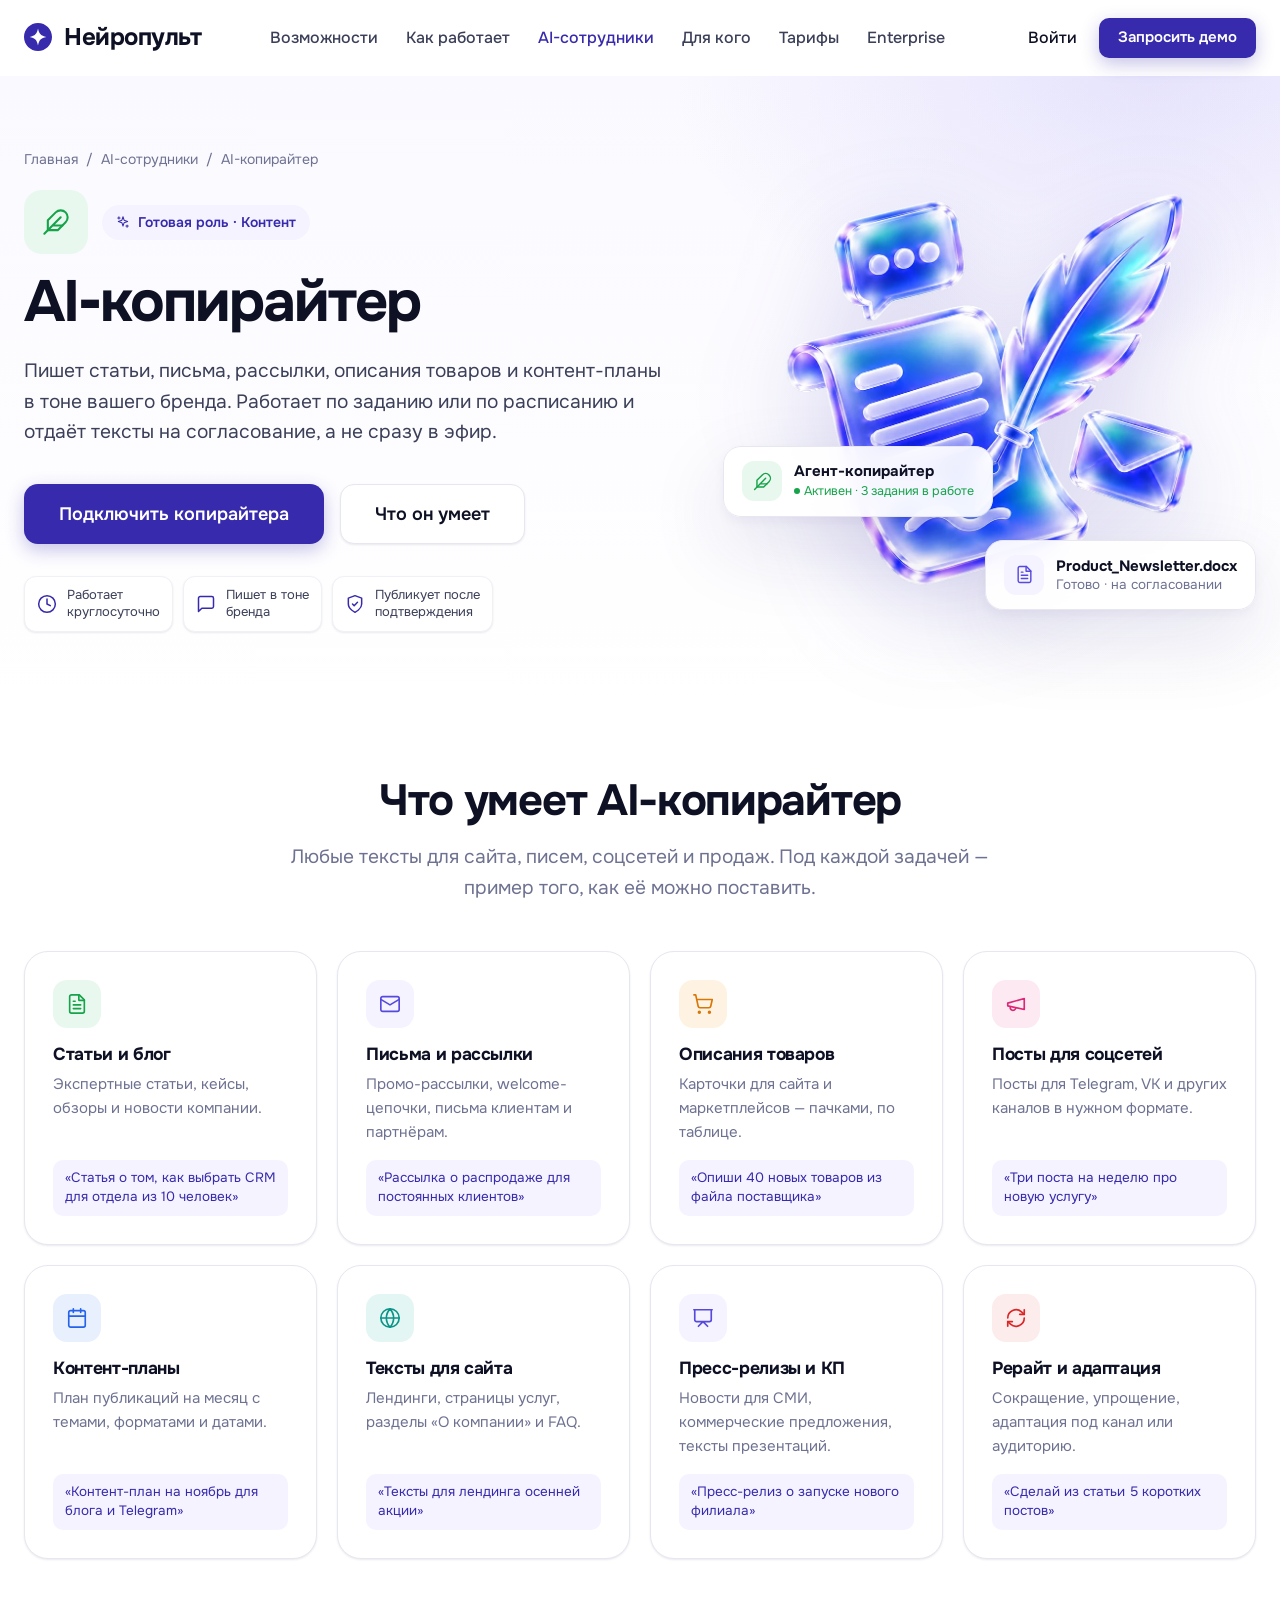
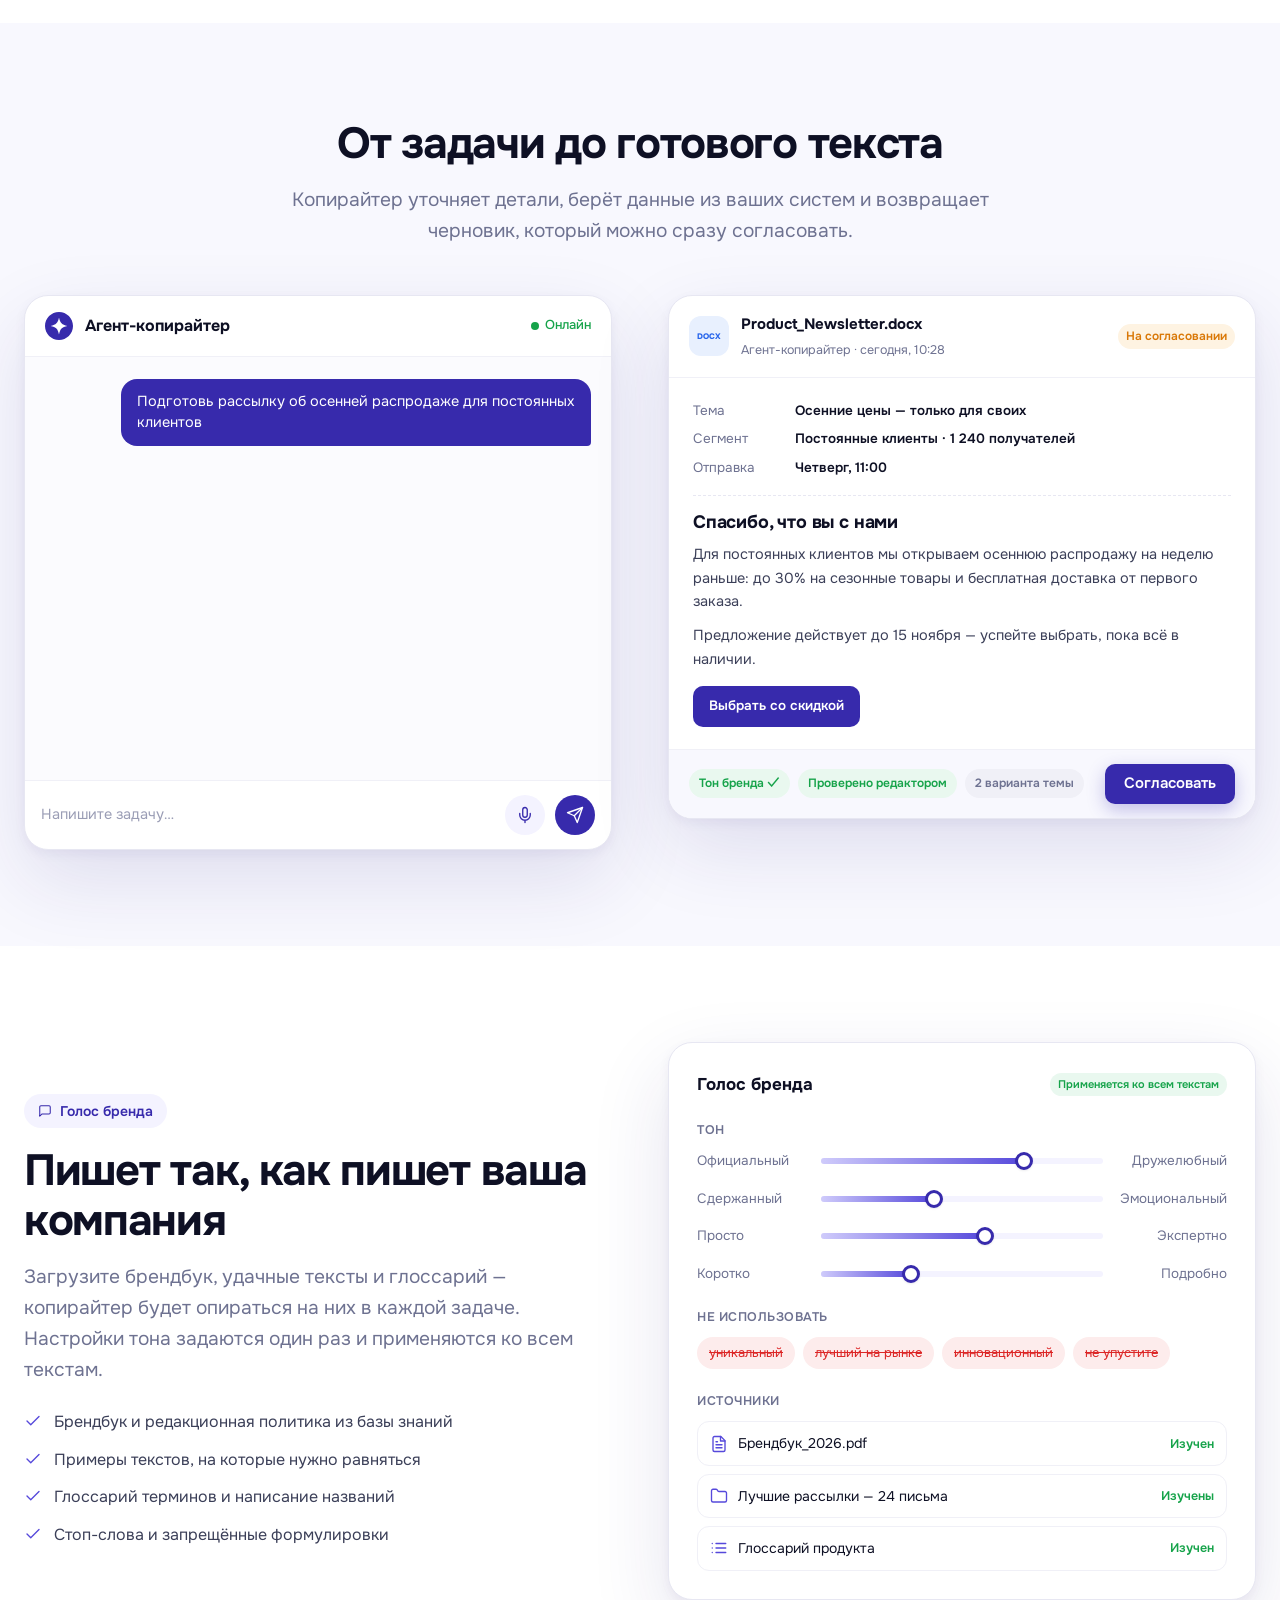
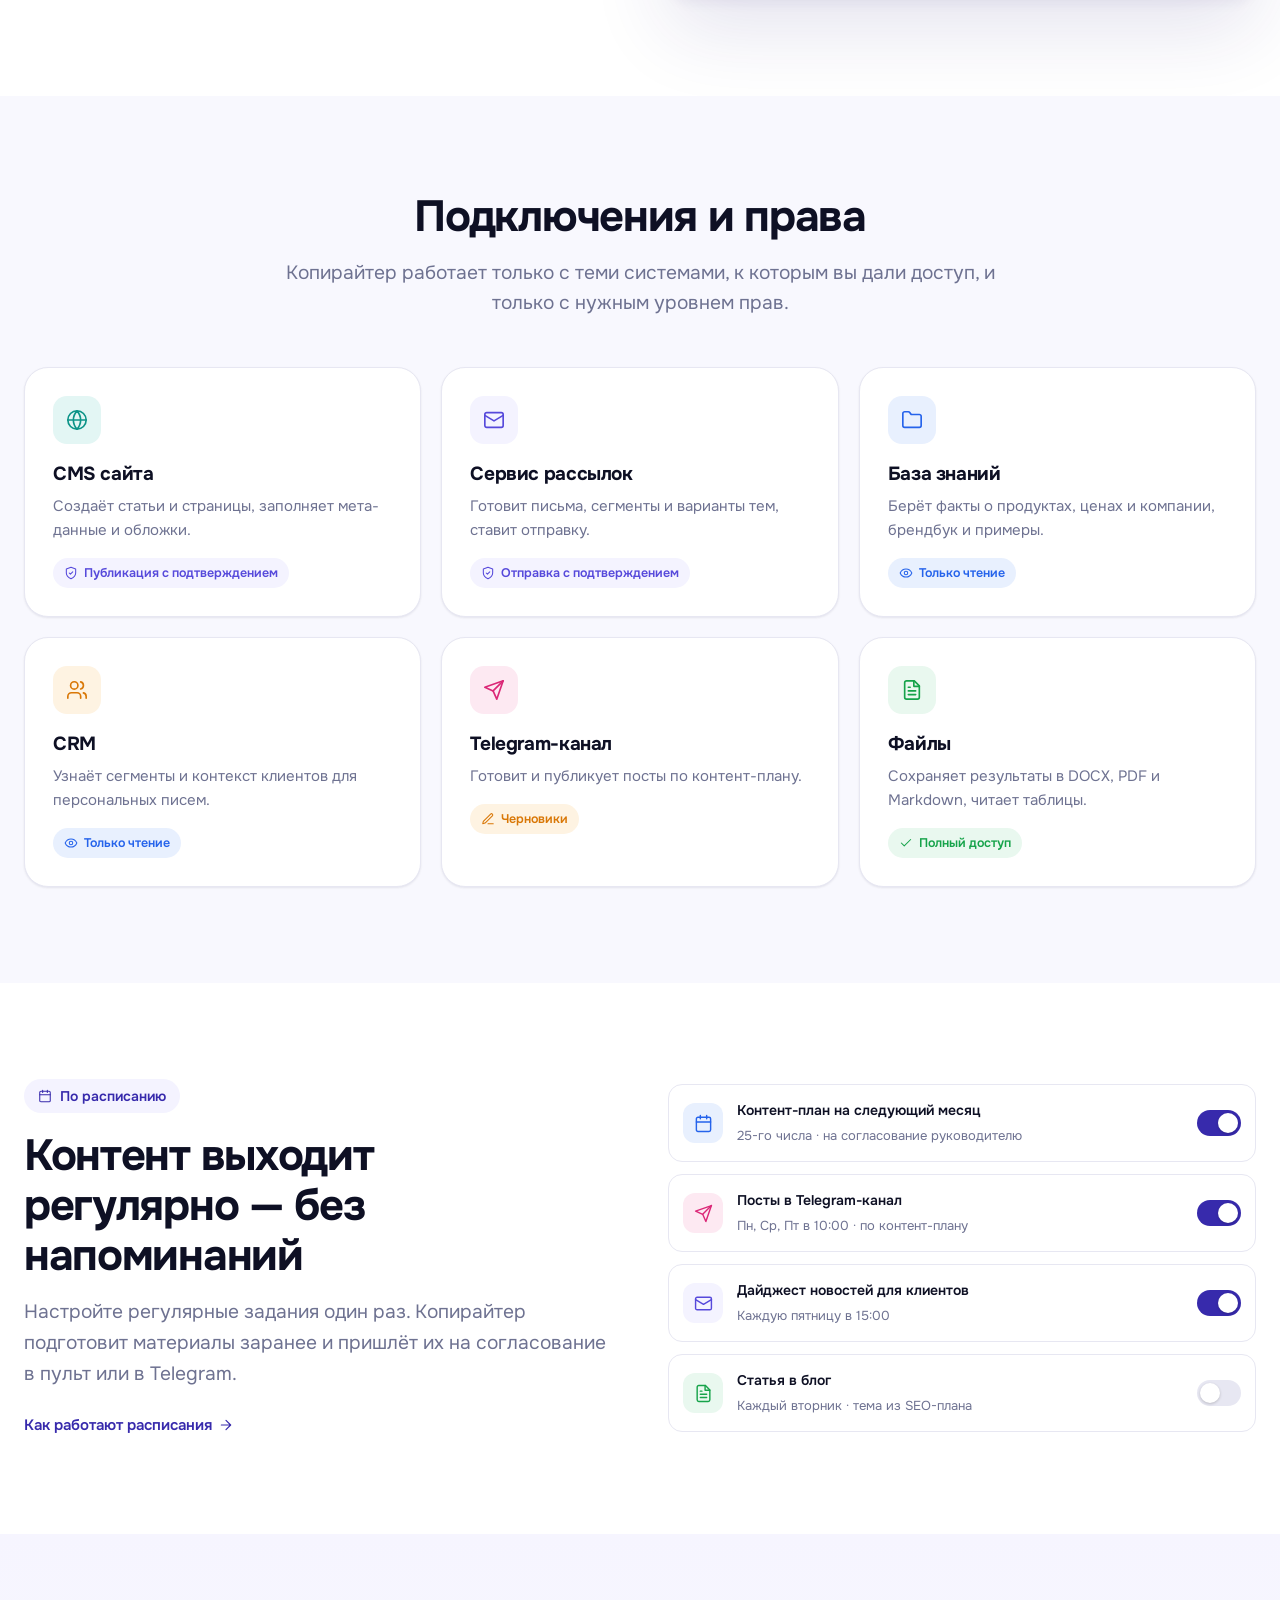
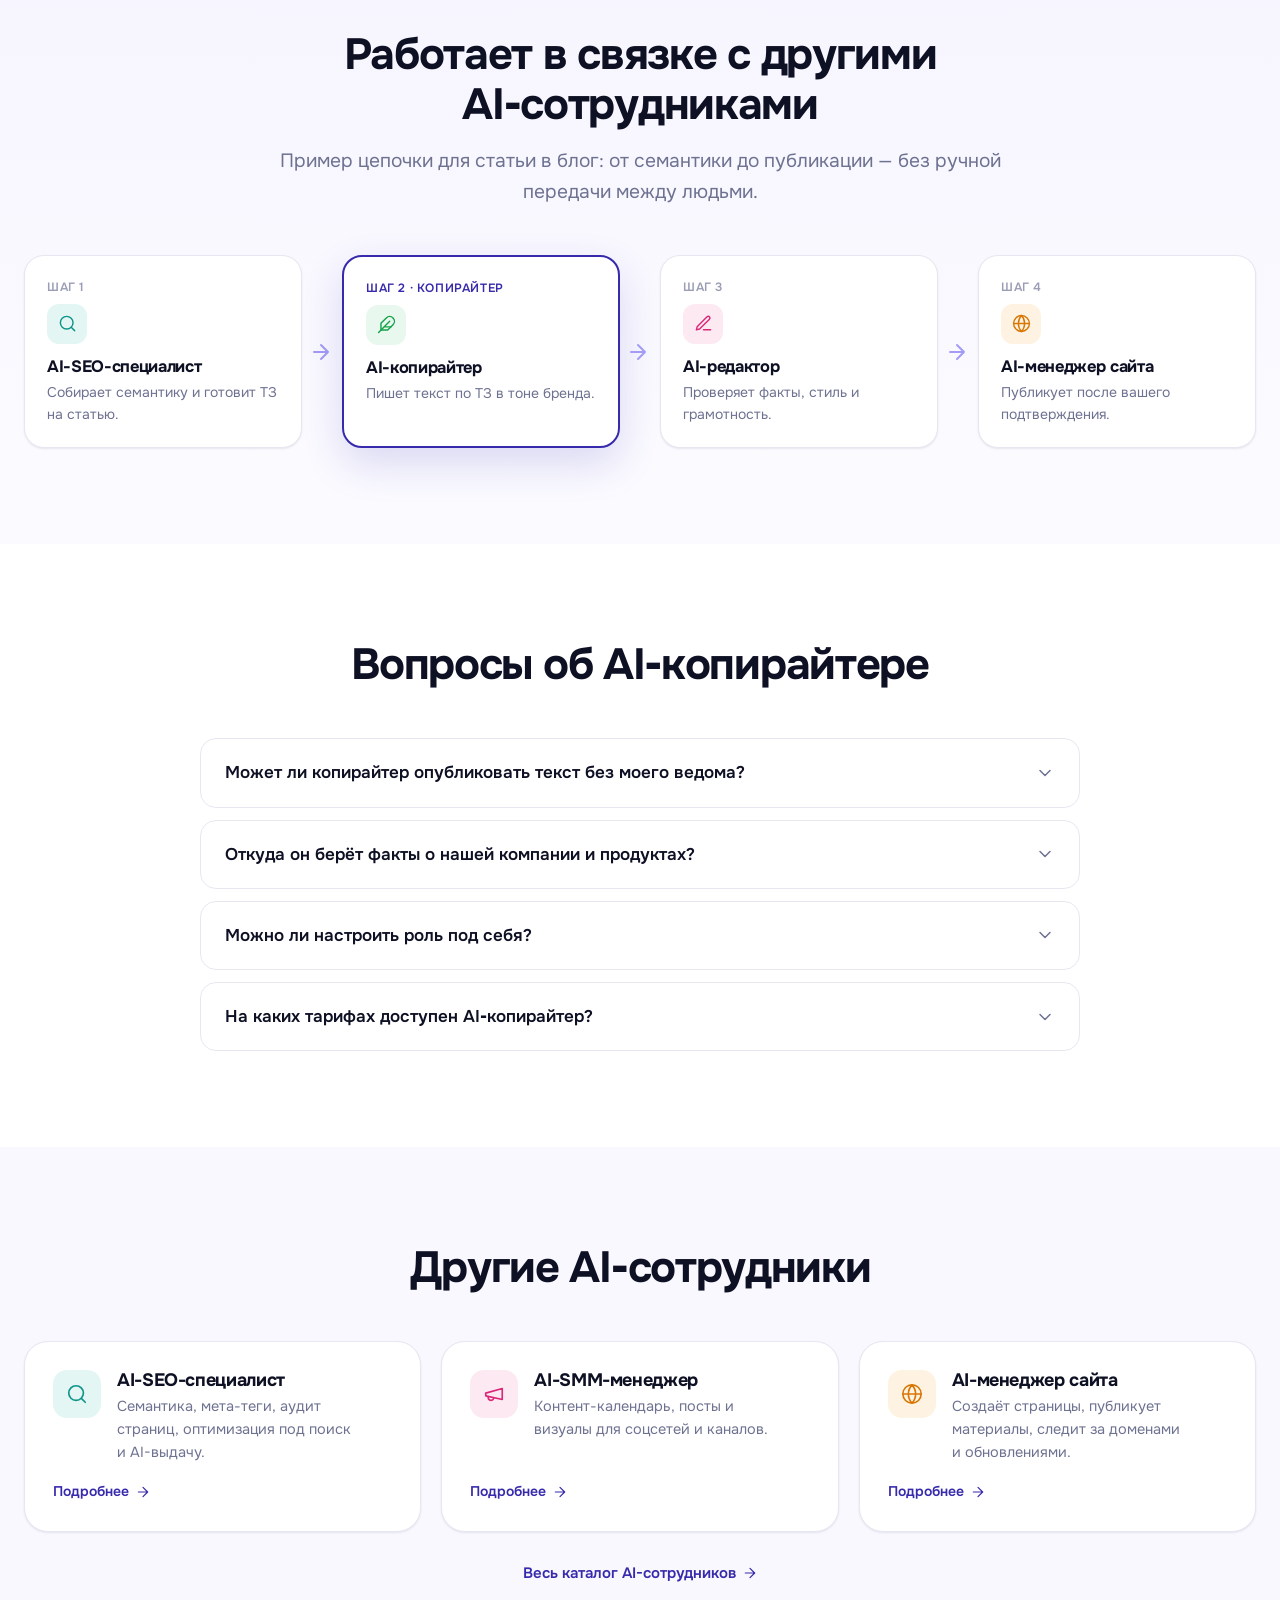
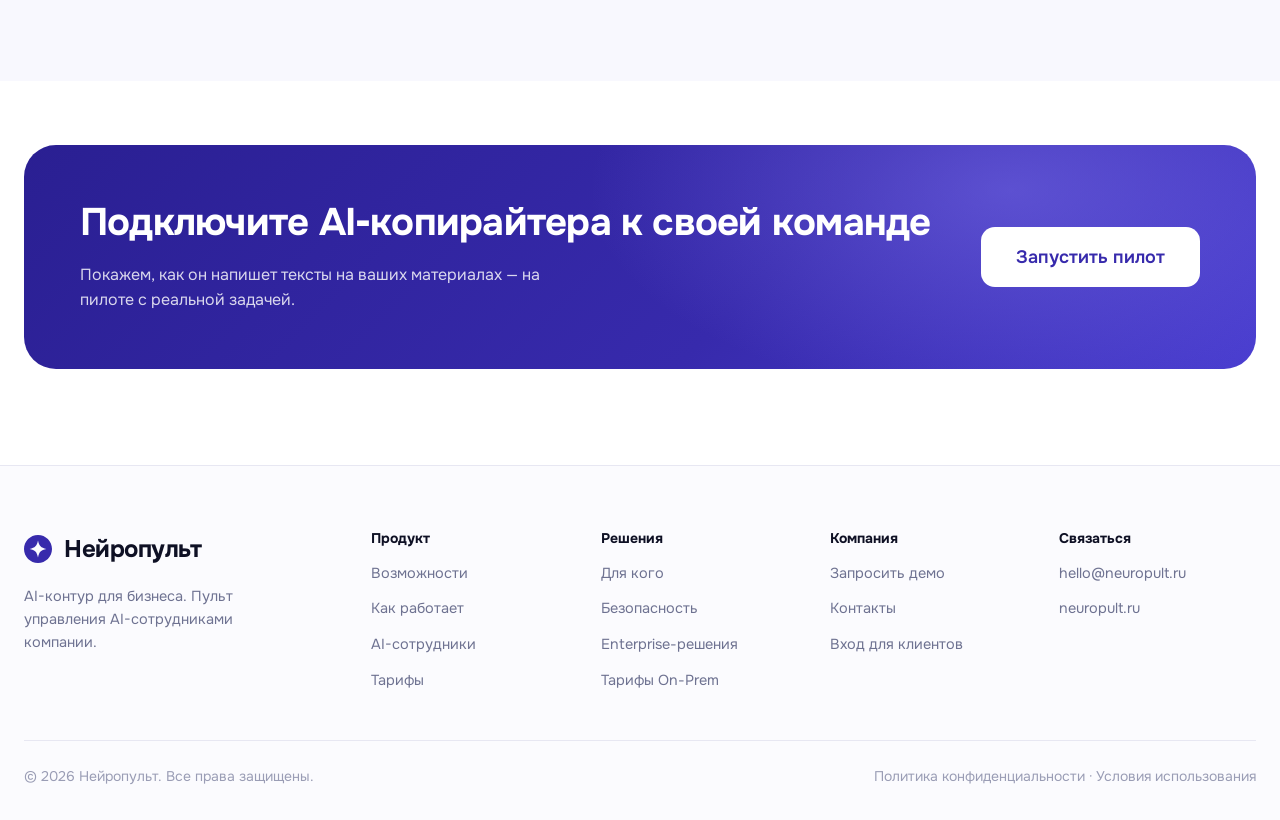
<file: agent-copywriter.html>
<!doctype html>
<html lang="ru">
<head>
  <meta charset="utf-8">
  <meta name="viewport" content="width=device-width, initial-scale=1">
  <title>AI-копирайтер — AI-сотрудник Нейропульта</title>
  <meta name="description" content="AI-копирайтер Нейропульта пишет статьи, письма, рассылки, описания товаров и контент-планы в тоне вашего бренда — разово или по расписанию.">
  <link rel="icon" href="favicon.ico" sizes="any">
  <link rel="icon" href="assets/images/favicon.svg" type="image/svg+xml">
  <link rel="apple-touch-icon" href="assets/images/apple-touch-icon.png">
  <link rel="preconnect" href="https://fonts.googleapis.com">
  <link rel="preconnect" href="https://fonts.gstatic.com" crossorigin>
  <link href="https://fonts.googleapis.com/css2?family=Onest:wght@400;500;600;700&display=swap" rel="stylesheet">
  <link rel="stylesheet" href="assets/css/style.css?v=1792591641">
</head>
<body>

<header class="site-header">
  <div class="container site-header__inner">
    <a href="index.html" class="logo" aria-label="Нейропульт — на главную"><img src="assets/images/logo.svg" alt="" width="28" height="28">Нейропульт</a>
    <nav class="nav" aria-label="Основная навигация">
      <a class="nav__link" href="features.html">Возможности</a>
      <a class="nav__link" href="how-it-works.html">Как работает</a>
      <a class="nav__link is-active" href="agents.html" aria-current="page">AI-сотрудники</a>
      <a class="nav__link" href="solutions.html">Для кого</a>
      <a class="nav__link" href="pricing.html">Тарифы</a>
      <a class="nav__link" href="enterprise.html">Enterprise</a>
    </nav>
    <div class="header-actions">
      <a class="login" href="login.html">Войти</a>
      <a class="btn btn--primary btn--sm" href="demo.html">Запросить демо</a>
      <button class="burger" type="button" aria-label="Меню" aria-expanded="false" aria-controls="mobile-menu"><svg class="i i--lg"><use href="assets/images/icons.svg#menu"/></svg></button>
    </div>
  </div>
</header>
<div class="mobile-menu" id="mobile-menu">
  <a href="features.html">Возможности</a>
  <a href="how-it-works.html">Как работает</a>
  <a href="agents.html" aria-current="page">AI-сотрудники</a>
  <a href="solutions.html">Для кого</a>
  <a href="pricing.html">Тарифы</a>
  <a href="enterprise.html">Enterprise</a>
  <a href="login.html">Войти</a>
  <a class="btn btn--primary btn--lg" href="demo.html">Запросить демо</a>
</div>

<main>

  <!-- ===== Hero ===== -->
  <section class="page-hero">
    <div class="container page-hero__grid">
      <div>
        <nav class="breadcrumbs reveal" aria-label="Хлебные крошки"><a href="index.html">Главная</a><span>/</span><a href="agents.html">AI-сотрудники</a><span>/</span><span>AI-копирайтер</span></nav>
        <div class="agent-id reveal">
          <span class="ico ico--lg c-green"><svg class="i"><use href="assets/images/icons.svg#feather"/></svg></span>
          <span class="eyebrow"><svg class="i"><use href="assets/images/icons.svg#sparkles"/></svg>Готовая роль · Контент</span>
        </div>
        <h1 class="page-hero__title reveal">AI&#8209;копирайтер</h1>
        <p class="lead reveal reveal-d1">Пишет статьи, письма, рассылки, описания товаров и контент-планы в тоне вашего бренда. Работает по заданию или по расписанию и отдаёт тексты на согласование, а не сразу в эфир.</p>
        <div class="hero__actions reveal reveal-d2">
          <a class="btn btn--primary btn--lg" href="demo.html">Подключить копирайтера</a>
          <a class="btn btn--ghost btn--lg" href="#abilities">Что он умеет</a>
        </div>
        <ul class="agent-hero__facts reveal reveal-d3">
          <li class="chip"><svg class="i"><use href="assets/images/icons.svg#clock"/></svg>Работает<br>круглосуточно</li>
          <li class="chip"><svg class="i"><use href="assets/images/icons.svg#message"/></svg>Пишет в тоне<br>бренда</li>
          <li class="chip"><svg class="i"><use href="assets/images/icons.svg#shield-check"/></svg>Публикует после<br>подтверждения</li>
        </ul>
      </div>
      <div class="page-hero__visual agent-hero__visual reveal reveal-d2">
        <img class="float" src="assets/images/agent-copywriter.webp" alt="AI-копирайтер: перо и документ" width="900" height="865">
        <div class="float-card">
          <span class="ico ico--sm c-green"><svg class="i"><use href="assets/images/icons.svg#feather"/></svg></span>
          <div><b>Агент-копирайтер</b><span class="mock__status" style="font-size:12.5px">Активен · 3 задания в работе</span></div>
        </div>
        <div class="float-card float-card--top">
          <span class="ico ico--sm c-violet"><svg class="i"><use href="assets/images/icons.svg#file"/></svg></span>
          <div><b>Product_Newsletter.docx</b><span class="muted">Готово · на согласовании</span></div>
        </div>
      </div>
    </div>
  </section>

  <!-- ===== Что умеет ===== -->
  <section class="section section--tight" id="abilities">
    <div class="container">
      <div class="section-head reveal">
        <h2 class="h2">Что умеет AI-копирайтер</h2>
        <p class="lead">Любые тексты для сайта, писем, соцсетей и продаж. Под каждой задачей — пример того, как её можно поставить.</p>
      </div>
      <div class="grid grid--4">
        <div class="card card--hover ability reveal"><span class="ico c-green"><svg class="i"><use href="assets/images/icons.svg#file"/></svg></span><h3>Статьи и блог</h3><p>Экспертные статьи, кейсы, обзоры и новости компании.</p><div class="ability__example"><span>«Статья о том, как выбрать CRM для отдела из 10 человек»</span></div></div>
        <div class="card card--hover ability reveal reveal-d1"><span class="ico c-violet"><svg class="i"><use href="assets/images/icons.svg#mail"/></svg></span><h3>Письма и рассылки</h3><p>Промо-рассылки, welcome-цепочки, письма клиентам и партнёрам.</p><div class="ability__example"><span>«Рассылка о распродаже для постоянных клиентов»</span></div></div>
        <div class="card card--hover ability reveal reveal-d2"><span class="ico c-orange"><svg class="i"><use href="assets/images/icons.svg#cart"/></svg></span><h3>Описания товаров</h3><p>Карточки для сайта и маркетплейсов — пачками, по таблице.</p><div class="ability__example"><span>«Опиши 40 новых товаров из файла поставщика»</span></div></div>
        <div class="card card--hover ability reveal reveal-d3"><span class="ico c-pink"><svg class="i"><use href="assets/images/icons.svg#megaphone"/></svg></span><h3>Посты для соцсетей</h3><p>Посты для Telegram, VK и других каналов в нужном формате.</p><div class="ability__example"><span>«Три поста на неделю про новую услугу»</span></div></div>
        <div class="card card--hover ability reveal"><span class="ico c-blue"><svg class="i"><use href="assets/images/icons.svg#calendar"/></svg></span><h3>Контент-планы</h3><p>План публикаций на месяц с темами, форматами и датами.</p><div class="ability__example"><span>«Контент-план на ноябрь для блога и Telegram»</span></div></div>
        <div class="card card--hover ability reveal reveal-d1"><span class="ico c-teal"><svg class="i"><use href="assets/images/icons.svg#globe"/></svg></span><h3>Тексты для сайта</h3><p>Лендинги, страницы услуг, разделы «О компании» и FAQ.</p><div class="ability__example"><span>«Тексты для лендинга осенней акции»</span></div></div>
        <div class="card card--hover ability reveal reveal-d2"><span class="ico c-violet"><svg class="i"><use href="assets/images/icons.svg#presentation"/></svg></span><h3>Пресс-релизы и КП</h3><p>Новости для СМИ, коммерческие предложения, тексты презентаций.</p><div class="ability__example"><span>«Пресс-релиз о запуске нового филиала»</span></div></div>
        <div class="card card--hover ability reveal reveal-d3"><span class="ico c-red"><svg class="i"><use href="assets/images/icons.svg#refresh"/></svg></span><h3>Рерайт и адаптация</h3><p>Сокращение, упрощение, адаптация под канал или аудиторию.</p><div class="ability__example"><span>«Сделай из статьи 5 коротких постов»</span></div></div>
      </div>
    </div>
  </section>

  <!-- ===== Как выглядит работа ===== -->
  <section class="section section--soft">
    <div class="container">
      <div class="section-head reveal">
        <h2 class="h2">От задачи до готового текста</h2>
        <p class="lead">Копирайтер уточняет детали, берёт данные из ваших систем и возвращает черновик, который можно сразу согласовать.</p>
      </div>
      <div class="split split--even" style="align-items:start">
        <div class="chat reveal" data-chat>
          <div class="chat__head"><img src="assets/images/logo.svg" alt="">Агент-копирайтер<small>Онлайн</small></div>
          <div class="chat__body">
            <div class="msg msg--user">Подготовь рассылку об осенней распродаже для постоянных клиентов</div>
            <div class="msg msg--bot"><b>Беру в работу:</b>
              <ul>
                <li><svg class="i"><use href="assets/images/icons.svg#check-circle"/></svg>Сегмент «Постоянные клиенты» — 1 240 контактов в CRM</li>
                <li><svg class="i"><use href="assets/images/icons.svg#check-circle"/></svg>Условия акции — из базы знаний</li>
                <li><svg class="i"><use href="assets/images/icons.svg#check-circle"/></svg>Тон — по брендбуку, дружелюбный</li>
                <li class="is-pending"><svg class="i"><use href="assets/images/icons.svg#clock"/></svg>Отправка — после вашего согласования</li>
              </ul>
            </div>
            <div class="msg msg--bot">Черновик готов: тема письма, текст и кнопка. Подготовил ещё 2 варианта темы для A/B-теста.</div>
            <div class="msg msg--user">Отлично, поставь отправку на четверг, 11:00</div>
          </div>
          <div class="chat__input"><span>Напишите задачу…</span><span class="round"><svg class="i"><use href="assets/images/icons.svg#mic"/></svg></span><span class="round round--primary"><svg class="i"><use href="assets/images/icons.svg#send"/></svg></span></div>
        </div>

        <article class="doc reveal reveal-d1" aria-label="Пример результата: черновик рассылки">
          <div class="doc__head">
            <span class="ico ico--sm c-blue"><span class="mock__file">DOCX</span></span>
            <div><b>Product_Newsletter.docx</b><small>Агент-копирайтер · сегодня, 10:28</small></div>
            <span class="badge badge--plan">На согласовании</span>
          </div>
          <div class="doc__body">
            <div class="doc__meta">
              <span>Тема</span><b>Осенние цены — только для своих</b>
              <span>Сегмент</span><b>Постоянные клиенты · 1 240 получателей</b>
              <span>Отправка</span><b>Четверг, 11:00</b>
            </div>
            <h4>Спасибо, что вы с нами</h4>
            <p>Для постоянных клиентов мы открываем осеннюю распродажу на неделю раньше: до 30% на сезонные товары и бесплатная доставка от первого заказа.</p>
            <p>Предложение действует до 15 ноября — успейте выбрать, пока всё в наличии.</p>
            <span class="doc__cta">Выбрать со скидкой</span>
          </div>
          <div class="doc__foot">
            <span class="badge badge--done">Тон бренда ✓</span>
            <span class="badge badge--done">Проверено редактором</span>
            <span class="badge badge--grey">2 варианта темы</span>
            <span class="btn btn--primary btn--sm">Согласовать</span>
          </div>
        </article>
      </div>
    </div>
  </section>

  <!-- ===== Голос бренда ===== -->
  <section class="section">
    <div class="container split split--even">
      <div class="reveal">
        <span class="eyebrow"><svg class="i"><use href="assets/images/icons.svg#message"/></svg>Голос бренда</span>
        <h2 class="h2">Пишет так, как пишет ваша компания</h2>
        <p class="lead muted" style="margin-top:16px">Загрузите брендбук, удачные тексты и глоссарий — копирайтер будет опираться на них в каждой задаче. Настройки тона задаются один раз и применяются ко всем текстам.</p>
        <ul class="check-list">
          <li><svg class="i"><use href="assets/images/icons.svg#check"/></svg>Брендбук и редакционная политика из базы знаний</li>
          <li><svg class="i"><use href="assets/images/icons.svg#check"/></svg>Примеры текстов, на которые нужно равняться</li>
          <li><svg class="i"><use href="assets/images/icons.svg#check"/></svg>Глоссарий терминов и написание названий</li>
          <li><svg class="i"><use href="assets/images/icons.svg#check"/></svg>Стоп-слова и запрещённые формулировки</li>
        </ul>
      </div>
      <div class="voice reveal reveal-d1" aria-label="Пример настроек голоса бренда">
        <div class="voice__title"><b>Голос бренда</b><span class="badge badge--done">Применяется ко всем текстам</span></div>
        <div class="voice__group">
          <small>Тон</small>
          <div style="display:flex;flex-direction:column;gap:16px">
            <div class="voice-row"><span>Официальный</span><div class="voice-row__track" style="--v:72%"></div><span>Дружелюбный</span></div>
            <div class="voice-row"><span>Сдержанный</span><div class="voice-row__track" style="--v:40%"></div><span>Эмоциональный</span></div>
            <div class="voice-row"><span>Просто</span><div class="voice-row__track" style="--v:58%"></div><span>Экспертно</span></div>
            <div class="voice-row"><span>Коротко</span><div class="voice-row__track" style="--v:32%"></div><span>Подробно</span></div>
          </div>
        </div>
        <div class="voice__group">
          <small>Не использовать</small>
          <div class="stop-words"><span>уникальный</span><span>лучший на рынке</span><span>инновационный</span><span>не упустите</span></div>
        </div>
        <div class="voice__group">
          <small>Источники</small>
          <div class="sources">
            <div><svg class="i"><use href="assets/images/icons.svg#file"/></svg>Брендбук_2026.pdf<small>Изучен</small></div>
            <div><svg class="i"><use href="assets/images/icons.svg#folder"/></svg>Лучшие рассылки — 24 письма<small>Изучены</small></div>
            <div><svg class="i"><use href="assets/images/icons.svg#list"/></svg>Глоссарий продукта<small>Изучен</small></div>
          </div>
        </div>
      </div>
    </div>
  </section>

  <!-- ===== Подключения и права ===== -->
  <section class="section section--soft">
    <div class="container">
      <div class="section-head reveal">
        <h2 class="h2">Подключения и права</h2>
        <p class="lead">Копирайтер работает только с теми системами, к которым вы дали доступ, и только с нужным уровнем прав.</p>
      </div>
      <div class="grid grid--3">
        <div class="card reveal"><span class="ico c-teal"><svg class="i"><use href="assets/images/icons.svg#globe"/></svg></span><h3>CMS сайта</h3><p>Создаёт статьи и страницы, заполняет мета-данные и обложки.</p><span class="access access--confirm"><svg class="i"><use href="assets/images/icons.svg#shield-check"/></svg>Публикация с подтверждением</span></div>
        <div class="card reveal reveal-d1"><span class="ico c-violet"><svg class="i"><use href="assets/images/icons.svg#mail"/></svg></span><h3>Сервис рассылок</h3><p>Готовит письма, сегменты и варианты тем, ставит отправку.</p><span class="access access--confirm"><svg class="i"><use href="assets/images/icons.svg#shield-check"/></svg>Отправка с подтверждением</span></div>
        <div class="card reveal reveal-d2"><span class="ico c-blue"><svg class="i"><use href="assets/images/icons.svg#folder"/></svg></span><h3>База знаний</h3><p>Берёт факты о продуктах, ценах и компании, брендбук и примеры.</p><span class="access access--read"><svg class="i"><use href="assets/images/icons.svg#eye"/></svg>Только чтение</span></div>
        <div class="card reveal"><span class="ico c-orange"><svg class="i"><use href="assets/images/icons.svg#users"/></svg></span><h3>CRM</h3><p>Узнаёт сегменты и контекст клиентов для персональных писем.</p><span class="access access--read"><svg class="i"><use href="assets/images/icons.svg#eye"/></svg>Только чтение</span></div>
        <div class="card reveal reveal-d1"><span class="ico c-pink"><svg class="i"><use href="assets/images/icons.svg#send"/></svg></span><h3>Telegram-канал</h3><p>Готовит и публикует посты по контент-плану.</p><span class="access access--draft"><svg class="i"><use href="assets/images/icons.svg#edit"/></svg>Черновики</span></div>
        <div class="card reveal reveal-d2"><span class="ico c-green"><svg class="i"><use href="assets/images/icons.svg#file"/></svg></span><h3>Файлы</h3><p>Сохраняет результаты в DOCX, PDF и Markdown, читает таблицы.</p><span class="access access--full"><svg class="i"><use href="assets/images/icons.svg#check"/></svg>Полный доступ</span></div>
      </div>
    </div>
  </section>

  <!-- ===== Регулярные задания ===== -->
  <section class="section">
    <div class="container split split--even">
      <div class="reveal">
        <span class="eyebrow"><svg class="i"><use href="assets/images/icons.svg#calendar"/></svg>По расписанию</span>
        <h2 class="h2">Контент выходит регулярно&nbsp;— без напоминаний</h2>
        <p class="lead muted" style="margin-top:16px">Настройте регулярные задания один раз. Копирайтер подготовит материалы заранее и пришлёт их на согласование в пульт или в Telegram.</p>
        <a class="link-arrow" style="margin-top:24px" href="how-it-works.html">Как работают расписания <svg class="i"><use href="assets/images/icons.svg#arrow-right"/></svg></a>
      </div>
      <div class="sched-list reveal reveal-d1">
        <div class="schedule-row"><span class="ico ico--sm c-blue"><svg class="i"><use href="assets/images/icons.svg#calendar"/></svg></span><div><b>Контент-план на следующий месяц</b><small>25-го числа · на согласование руководителю</small></div><button class="toggle" type="button" aria-pressed="true" aria-label="Включить расписание"></button></div>
        <div class="schedule-row"><span class="ico ico--sm c-pink"><svg class="i"><use href="assets/images/icons.svg#send"/></svg></span><div><b>Посты в Telegram-канал</b><small>Пн, Ср, Пт в 10:00 · по контент-плану</small></div><button class="toggle" type="button" aria-pressed="true" aria-label="Включить расписание"></button></div>
        <div class="schedule-row"><span class="ico ico--sm c-violet"><svg class="i"><use href="assets/images/icons.svg#mail"/></svg></span><div><b>Дайджест новостей для клиентов</b><small>Каждую пятницу в 15:00</small></div><button class="toggle" type="button" aria-pressed="true" aria-label="Включить расписание"></button></div>
        <div class="schedule-row"><span class="ico ico--sm c-green"><svg class="i"><use href="assets/images/icons.svg#file"/></svg></span><div><b>Статья в блог</b><small>Каждый вторник · тема из SEO-плана</small></div><button class="toggle" type="button" aria-pressed="false" aria-label="Включить расписание"></button></div>
      </div>
    </div>
  </section>

  <!-- ===== В связке ===== -->
  <section class="section section--tint">
    <div class="container">
      <div class="section-head reveal">
        <h2 class="h2">Работает в&nbsp;связке с другими AI&#8209;сотрудниками</h2>
        <p class="lead">Пример цепочки для статьи в блог: от семантики до публикации — без ручной передачи между людьми.</p>
      </div>
      <div class="chain">
        <div class="chain__item reveal"><small>Шаг 1</small><span class="ico ico--sm c-teal"><svg class="i"><use href="assets/images/icons.svg#search"/></svg></span><h3>AI-SEO-специалист</h3><p>Собирает семантику и готовит ТЗ на статью.</p></div>
        <div class="chain__item is-current reveal reveal-d1"><small>Шаг 2 · копирайтер</small><span class="ico ico--sm c-green"><svg class="i"><use href="assets/images/icons.svg#feather"/></svg></span><h3>AI-копирайтер</h3><p>Пишет текст по ТЗ в тоне бренда.</p></div>
        <div class="chain__item reveal reveal-d2"><small>Шаг 3</small><span class="ico ico--sm c-pink"><svg class="i"><use href="assets/images/icons.svg#edit"/></svg></span><h3>AI-редактор</h3><p>Проверяет факты, стиль и грамотность.</p></div>
        <div class="chain__item reveal reveal-d3"><small>Шаг 4</small><span class="ico ico--sm c-orange"><svg class="i"><use href="assets/images/icons.svg#globe"/></svg></span><h3>AI-менеджер сайта</h3><p>Публикует после вашего подтверждения.</p></div>
      </div>
    </div>
  </section>

  <!-- ===== FAQ ===== -->
  <section class="section">
    <div class="container">
      <div class="section-head reveal"><h2 class="h2">Вопросы об AI&#8209;копирайтере</h2></div>
      <div class="faq reveal">
        <details>
          <summary>Может ли копирайтер опубликовать текст без моего ведома?<svg class="i"><use href="assets/images/icons.svg#chevron-down"/></svg></summary>
          <div class="faq__body"><p>Нет, если вы так настроили. Публикация на сайте, отправка рассылок и посты можно отметить как действия с обязательным подтверждением — тогда копирайтер готовит черновик и ждёт вашего «да».</p></div>
        </details>
        <details>
          <summary>Откуда он берёт факты о нашей компании и продуктах?<svg class="i"><use href="assets/images/icons.svg#chevron-down"/></svg></summary>
          <div class="faq__body"><p>Из подключённой базы знаний, файлов и систем — например, CRM или каталога на сайте. Чем полнее база знаний, тем точнее тексты.</p></div>
        </details>
        <details>
          <summary>Можно ли настроить роль под себя?<svg class="i"><use href="assets/images/icons.svg#chevron-down"/></svg></summary>
          <div class="faq__body"><p>Да. Инструкции, навыки, доступы и тон можно изменить или создать на основе копирайтера отдельные роли — например, «Копирайтер для маркетплейсов» или «Автор email-рассылок».</p></div>
        </details>
        <details>
          <summary>На каких тарифах доступен AI&#8209;копирайтер?<svg class="i"><use href="assets/images/icons.svg#chevron-down"/></svg></summary>
          <div class="faq__body"><p>На всех. Нейропульт не ограничивает функции по тарифам — различаются пользователи, AI-ресурс и тип размещения. <a class="text-brand" href="pricing.html">Смотреть тарифы</a>.</p></div>
        </details>
      </div>
    </div>
  </section>

  <!-- ===== Другие сотрудники ===== -->
  <section class="section section--soft">
    <div class="container">
      <div class="section-head reveal">
        <h2 class="h2">Другие AI&#8209;сотрудники</h2>
      </div>
      <div class="grid grid--3">
        <a href="agents.html#catalog" class="card card--hover agent-card reveal">
          <div class="agent-card__head"><span class="ico c-teal"><svg class="i"><use href="assets/images/icons.svg#search"/></svg></span><div><h3>AI-SEO-специалист</h3><p class="muted">Семантика, мета-теги, аудит страниц, оптимизация под поиск и AI-выдачу.</p></div></div>
          <span class="agent-card__more">Подробнее <svg class="i"><use href="assets/images/icons.svg#arrow-right"/></svg></span>
        </a>
        <a href="agents.html#catalog" class="card card--hover agent-card reveal reveal-d1">
          <div class="agent-card__head"><span class="ico c-pink"><svg class="i"><use href="assets/images/icons.svg#megaphone"/></svg></span><div><h3>AI-SMM-менеджер</h3><p class="muted">Контент-календарь, посты и визуалы для соцсетей и каналов.</p></div></div>
          <span class="agent-card__more">Подробнее <svg class="i"><use href="assets/images/icons.svg#arrow-right"/></svg></span>
        </a>
        <a href="agents.html#catalog" class="card card--hover agent-card reveal reveal-d2">
          <div class="agent-card__head"><span class="ico c-orange"><svg class="i"><use href="assets/images/icons.svg#globe"/></svg></span><div><h3>AI-менеджер сайта</h3><p class="muted">Создаёт страницы, публикует материалы, следит за доменами и обновлениями.</p></div></div>
          <span class="agent-card__more">Подробнее <svg class="i"><use href="assets/images/icons.svg#arrow-right"/></svg></span>
        </a>
      </div>
      <p class="reveal" style="text-align:center;margin-top:28px"><a class="link-arrow" href="agents.html#catalog">Весь каталог AI-сотрудников <svg class="i"><use href="assets/images/icons.svg#arrow-right"/></svg></a></p>
    </div>
  </section>

  <section class="section section--tight">
    <div class="container">
      <div class="cta cta--dark reveal">
        <div>
          <h2>Подключите AI&#8209;копирайтера к своей команде</h2>
          <p>Покажем, как он напишет тексты на ваших материалах — на пилоте с реальной задачей.</p>
        </div>
        <div class="hero__actions" style="margin-top:0"><a class="btn btn--white btn--lg" href="demo.html">Запустить пилот</a></div>
      </div>
    </div>
  </section>

</main>

<footer class="site-footer">
  <div class="container">
    <div class="footer-grid">
      <div class="footer-brand">
        <a href="index.html" class="logo"><img src="assets/images/logo.svg" alt="" width="28" height="28">Нейропульт</a>
        <p>AI-контур для бизнеса. Пульт управления AI-сотрудниками компании.</p>
      </div>
      <div class="footer-col"><h4>Продукт</h4><ul><li><a href="features.html">Возможности</a></li><li><a href="how-it-works.html">Как работает</a></li><li><a href="agents.html">AI-сотрудники</a></li><li><a href="pricing.html">Тарифы</a></li></ul></div>
      <div class="footer-col"><h4>Решения</h4><ul><li><a href="solutions.html">Для кого</a></li><li><a href="security.html">Безопасность</a></li><li><a href="enterprise.html">Enterprise-решения</a></li><li><a href="enterprise.html#plans">Тарифы On-Prem</a></li></ul></div>
      <div class="footer-col"><h4>Компания</h4><ul><li><a href="demo.html">Запросить демо</a></li><li><a href="demo.html#contacts">Контакты</a></li><li><a href="login.html">Вход для клиентов</a></li></ul></div>
      <div class="footer-col"><h4>Связаться</h4><ul><li><a href="mailto:hello@neuropult.ru">hello@neuropult.ru</a></li><li><a href="https://neuropult.ru">neuropult.ru</a></li></ul></div>
    </div>
    <div class="footer-bottom">
      <span>© <span data-current-year>2026</span> Нейропульт. Все права защищены.</span>
      <span><a href="#">Политика конфиденциальности</a> · <a href="#">Условия использования</a></span>
    </div>
  </div>
</footer>

<script src="assets/js/main.js?v=1792591641" defer></script>
</body>
</html>
</file>
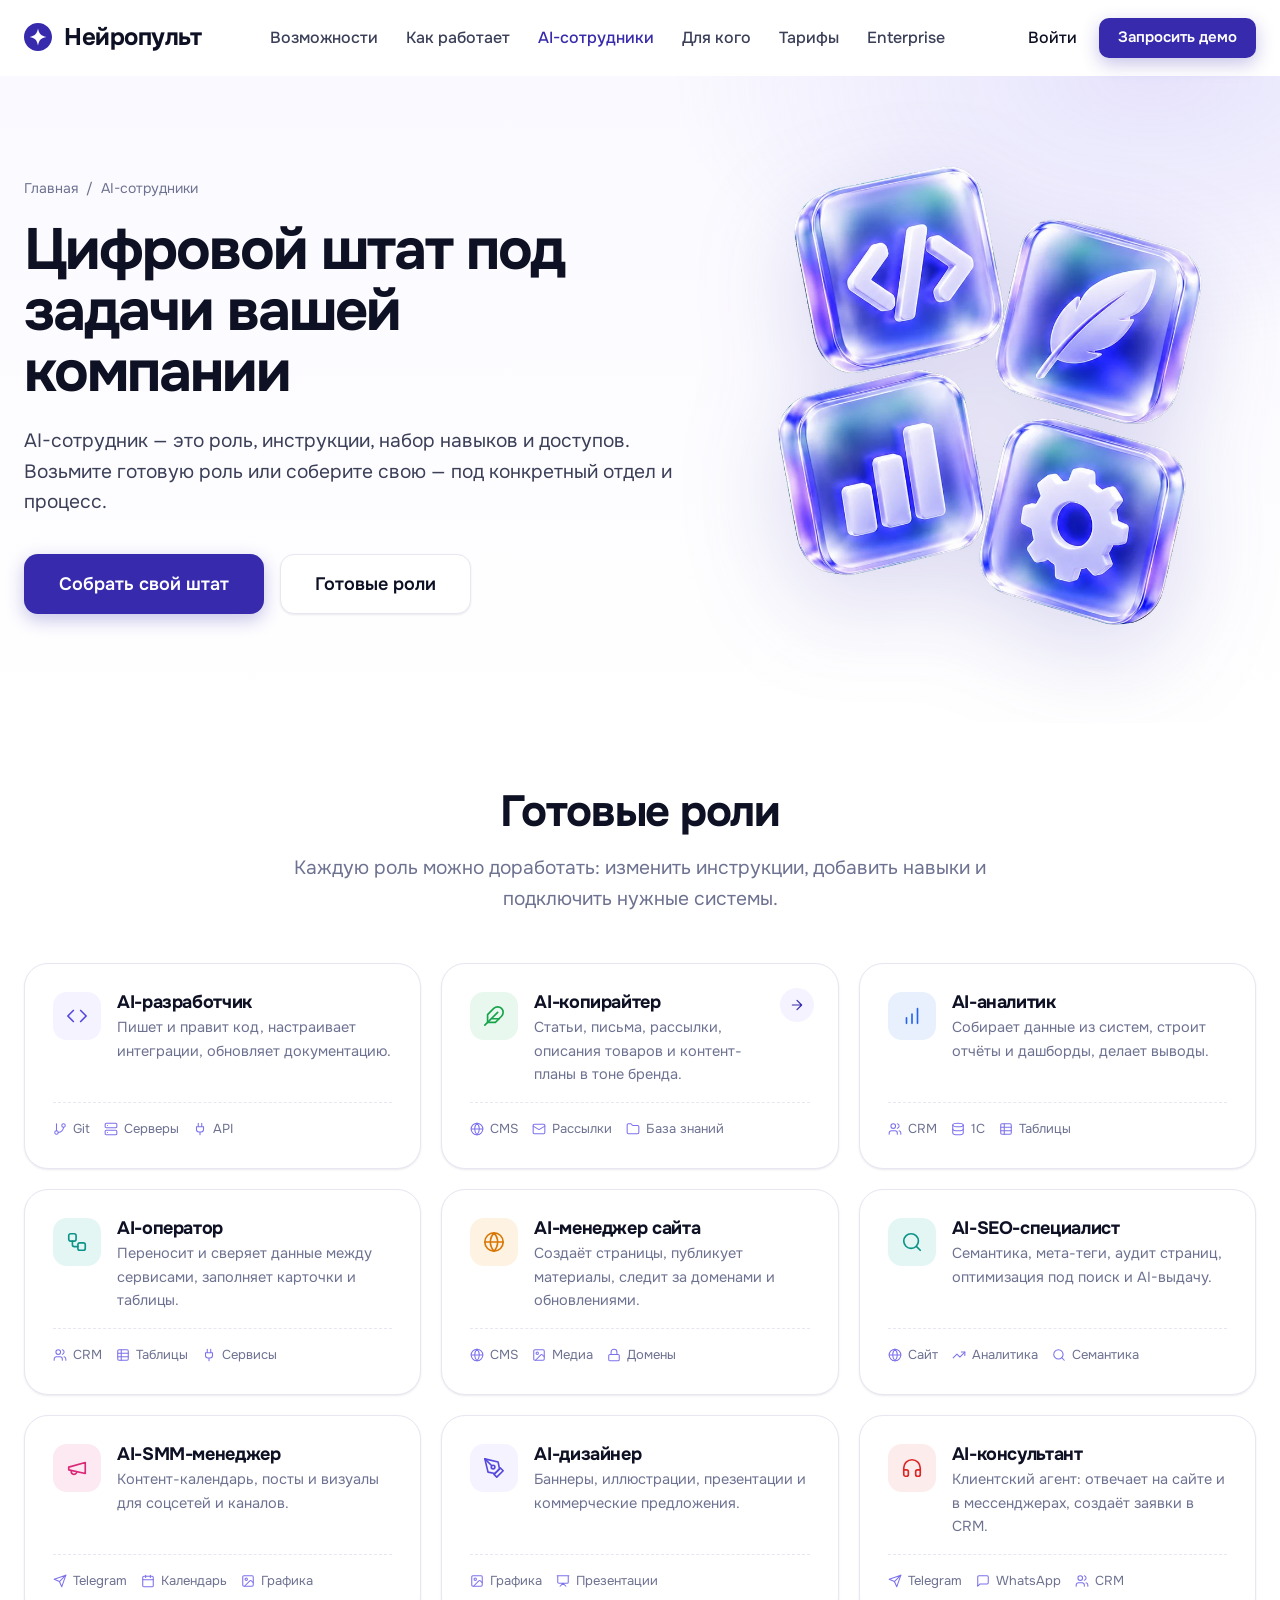
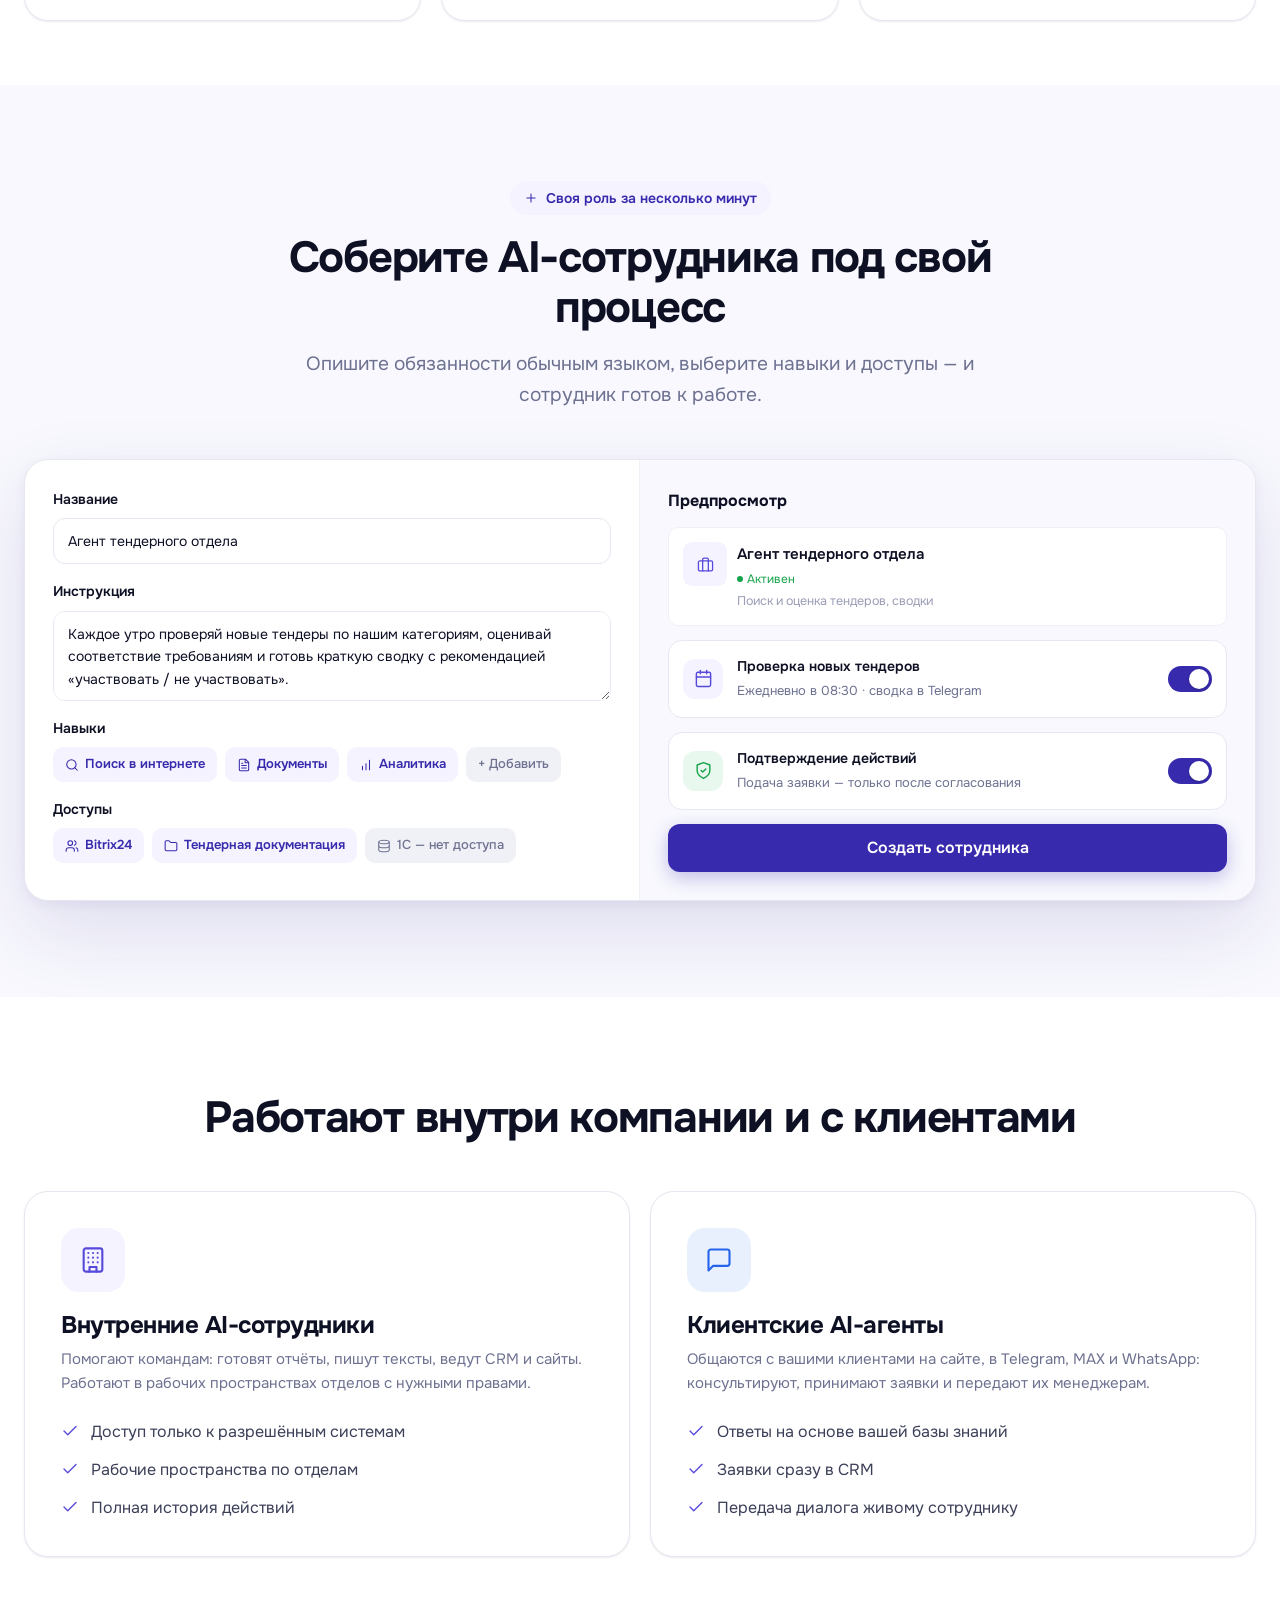
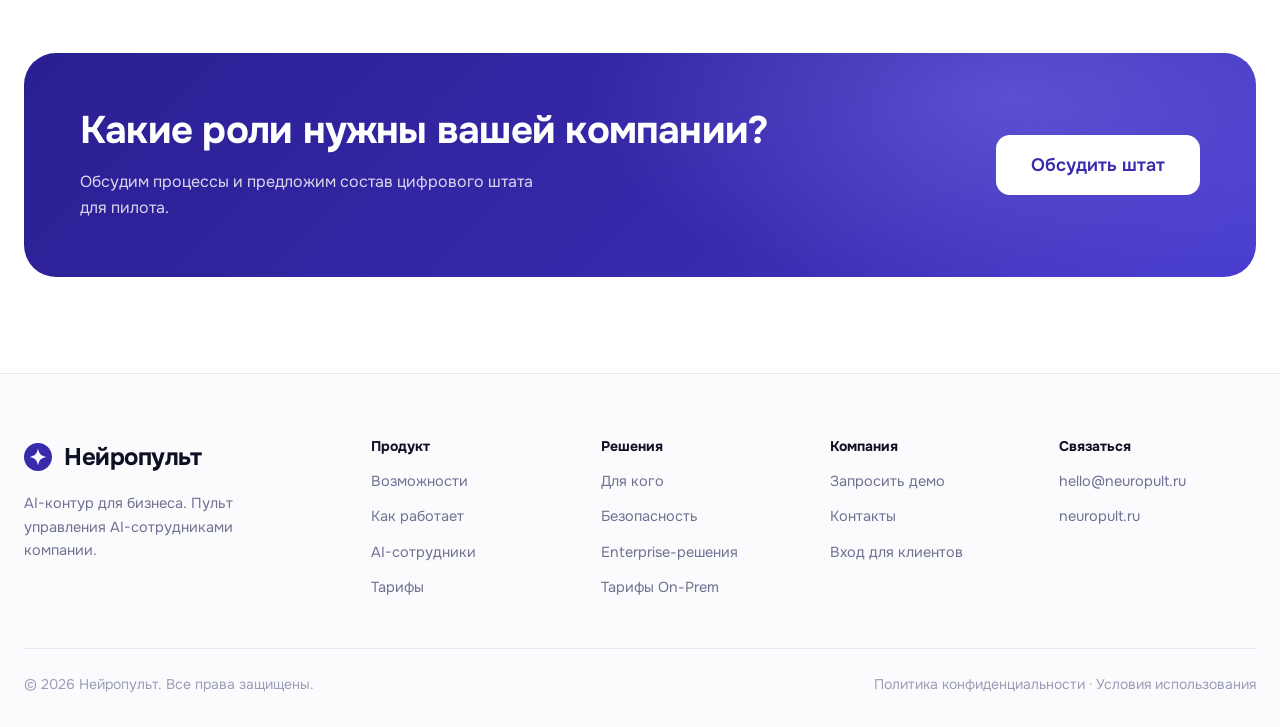
<file: agents.html>
<!doctype html>
<html lang="ru">
<head>
  <meta charset="utf-8">
  <meta name="viewport" content="width=device-width, initial-scale=1">
  <title>AI-сотрудники — Нейропульт</title>
  <meta name="description" content="Цифровой штат компании: AI-разработчик, копирайтер, аналитик, оператор, SEO и SMM-специалисты, дизайнер и клиентские AI-агенты.">
  <link rel="icon" href="favicon.ico" sizes="any">
  <link rel="icon" href="assets/images/favicon.svg" type="image/svg+xml">
  <link rel="apple-touch-icon" href="assets/images/apple-touch-icon.png">
  <link rel="preconnect" href="https://fonts.googleapis.com">
  <link rel="preconnect" href="https://fonts.gstatic.com" crossorigin>
  <link href="https://fonts.googleapis.com/css2?family=Onest:wght@400;500;600;700&display=swap" rel="stylesheet">
  <link rel="stylesheet" href="assets/css/style.css?v=1792591641">
</head>
<body>

<header class="site-header">
  <div class="container site-header__inner">
    <a href="index.html" class="logo" aria-label="Нейропульт — на главную"><img src="assets/images/logo.svg" alt="" width="28" height="28">Нейропульт</a>
    <nav class="nav" aria-label="Основная навигация">
      <a class="nav__link" href="features.html">Возможности</a>
      <a class="nav__link" href="how-it-works.html">Как работает</a>
      <a class="nav__link is-active" href="agents.html" aria-current="page">AI-сотрудники</a>
      <a class="nav__link" href="solutions.html">Для кого</a>
      <a class="nav__link" href="pricing.html">Тарифы</a>
      <a class="nav__link" href="enterprise.html">Enterprise</a>
    </nav>
    <div class="header-actions">
      <a class="login" href="login.html">Войти</a>
      <a class="btn btn--primary btn--sm" href="demo.html">Запросить демо</a>
      <button class="burger" type="button" aria-label="Меню" aria-expanded="false" aria-controls="mobile-menu"><svg class="i i--lg"><use href="assets/images/icons.svg#menu"/></svg></button>
    </div>
  </div>
</header>
<div class="mobile-menu" id="mobile-menu">
  <a href="features.html">Возможности</a>
  <a href="how-it-works.html">Как работает</a>
  <a href="agents.html" aria-current="page">AI-сотрудники</a>
  <a href="solutions.html">Для кого</a>
  <a href="pricing.html">Тарифы</a>
  <a href="enterprise.html">Enterprise</a>
  <a href="login.html">Войти</a>
  <a class="btn btn--primary btn--lg" href="demo.html">Запросить демо</a>
</div>

<main>

  <section class="page-hero">
    <div class="container page-hero__grid">
      <div>
        <nav class="breadcrumbs reveal" aria-label="Хлебные крошки"><a href="index.html">Главная</a><span>/</span><span>AI-сотрудники</span></nav>
        <h1 class="page-hero__title reveal">Цифровой штат под задачи вашей компании</h1>
        <p class="lead reveal reveal-d1">AI-сотрудник — это роль, инструкции, набор навыков и доступов. Возьмите готовую роль или соберите свою — под конкретный отдел и процесс.</p>
        <div class="hero__actions reveal reveal-d2">
          <a class="btn btn--primary btn--lg" href="demo.html">Собрать свой штат</a>
          <a class="btn btn--ghost btn--lg" href="#catalog">Готовые роли</a>
        </div>
      </div>
      <div class="page-hero__visual reveal reveal-d2"><img class="float" src="assets/images/agents.webp" alt="AI-сотрудники Нейропульта" width="836" height="900"></div>
    </div>
  </section>

  <!-- Каталог -->
  <section class="section section--tight" id="catalog">
    <div class="container">
      <div class="section-head reveal">
        <h2 class="h2">Готовые роли</h2>
        <p class="lead">Каждую роль можно доработать: изменить инструкции, добавить навыки и подключить нужные системы.</p>
      </div>
      <div class="grid grid--3">
        <article class="card card--hover agent-card reveal">
          <div class="agent-card__head"><span class="ico c-violet"><svg class="i"><use href="assets/images/icons.svg#code"/></svg></span><div><h3>AI-разработчик</h3><p class="muted">Пишет и правит код, настраивает интеграции, обновляет документацию.</p></div></div>
          <div class="agent-xl__tools"><span><svg class="i"><use href="assets/images/icons.svg#git"/></svg>Git</span><span><svg class="i"><use href="assets/images/icons.svg#server"/></svg>Серверы</span><span><svg class="i"><use href="assets/images/icons.svg#plug"/></svg>API</span></div>
        </article>
        <a href="agent-copywriter.html" class="card card--hover agent-card reveal reveal-d1">
          <div class="agent-card__head"><span class="ico c-green"><svg class="i"><use href="assets/images/icons.svg#feather"/></svg></span><div><h3>AI-копирайтер</h3><p class="muted">Статьи, письма, рассылки, описания товаров и контент-планы в тоне бренда.</p></div></div>
          <div class="agent-xl__tools"><span><svg class="i"><use href="assets/images/icons.svg#globe"/></svg>CMS</span><span><svg class="i"><use href="assets/images/icons.svg#mail"/></svg>Рассылки</span><span><svg class="i"><use href="assets/images/icons.svg#folder"/></svg>База знаний</span></div>
          <span class="agent-card__arrow" aria-hidden="true"><svg class="i"><use href="assets/images/icons.svg#arrow-right"/></svg></span>
        </a>
        <article class="card card--hover agent-card reveal reveal-d2">
          <div class="agent-card__head"><span class="ico c-blue"><svg class="i"><use href="assets/images/icons.svg#bars"/></svg></span><div><h3>AI-аналитик</h3><p class="muted">Собирает данные из систем, строит отчёты и дашборды, делает выводы.</p></div></div>
          <div class="agent-xl__tools"><span><svg class="i"><use href="assets/images/icons.svg#users"/></svg>CRM</span><span><svg class="i"><use href="assets/images/icons.svg#database"/></svg>1С</span><span><svg class="i"><use href="assets/images/icons.svg#table"/></svg>Таблицы</span></div>
        </article>
        <article class="card card--hover agent-card reveal">
          <div class="agent-card__head"><span class="ico c-teal"><svg class="i"><use href="assets/images/icons.svg#workflow"/></svg></span><div><h3>AI-оператор</h3><p class="muted">Переносит и сверяет данные между сервисами, заполняет карточки и таблицы.</p></div></div>
          <div class="agent-xl__tools"><span><svg class="i"><use href="assets/images/icons.svg#users"/></svg>CRM</span><span><svg class="i"><use href="assets/images/icons.svg#table"/></svg>Таблицы</span><span><svg class="i"><use href="assets/images/icons.svg#plug"/></svg>Сервисы</span></div>
        </article>
        <article class="card card--hover agent-card reveal reveal-d1">
          <div class="agent-card__head"><span class="ico c-orange"><svg class="i"><use href="assets/images/icons.svg#globe"/></svg></span><div><h3>AI-менеджер сайта</h3><p class="muted">Создаёт страницы, публикует материалы, следит за доменами и обновлениями.</p></div></div>
          <div class="agent-xl__tools"><span><svg class="i"><use href="assets/images/icons.svg#globe"/></svg>CMS</span><span><svg class="i"><use href="assets/images/icons.svg#image"/></svg>Медиа</span><span><svg class="i"><use href="assets/images/icons.svg#lock"/></svg>Домены</span></div>
        </article>
        <article class="card card--hover agent-card reveal reveal-d2">
          <div class="agent-card__head"><span class="ico c-teal"><svg class="i"><use href="assets/images/icons.svg#search"/></svg></span><div><h3>AI-SEO-специалист</h3><p class="muted">Семантика, мета-теги, аудит страниц, оптимизация под поиск и AI-выдачу.</p></div></div>
          <div class="agent-xl__tools"><span><svg class="i"><use href="assets/images/icons.svg#globe"/></svg>Сайт</span><span><svg class="i"><use href="assets/images/icons.svg#trending"/></svg>Аналитика</span><span><svg class="i"><use href="assets/images/icons.svg#search"/></svg>Семантика</span></div>
        </article>
        <article class="card card--hover agent-card reveal">
          <div class="agent-card__head"><span class="ico c-pink"><svg class="i"><use href="assets/images/icons.svg#megaphone"/></svg></span><div><h3>AI-SMM-менеджер</h3><p class="muted">Контент-календарь, посты и визуалы для соцсетей и каналов.</p></div></div>
          <div class="agent-xl__tools"><span><svg class="i"><use href="assets/images/icons.svg#send"/></svg>Telegram</span><span><svg class="i"><use href="assets/images/icons.svg#calendar"/></svg>Календарь</span><span><svg class="i"><use href="assets/images/icons.svg#image"/></svg>Графика</span></div>
        </article>
        <article class="card card--hover agent-card reveal reveal-d1">
          <div class="agent-card__head"><span class="ico c-violet"><svg class="i"><use href="assets/images/icons.svg#pen-tool"/></svg></span><div><h3>AI-дизайнер</h3><p class="muted">Баннеры, иллюстрации, презентации и коммерческие предложения.</p></div></div>
          <div class="agent-xl__tools"><span><svg class="i"><use href="assets/images/icons.svg#image"/></svg>Графика</span><span><svg class="i"><use href="assets/images/icons.svg#presentation"/></svg>Презентации</span></div>
        </article>
        <article class="card card--hover agent-card reveal reveal-d2">
          <div class="agent-card__head"><span class="ico c-red"><svg class="i"><use href="assets/images/icons.svg#headphones"/></svg></span><div><h3>AI-консультант</h3><p class="muted">Клиентский агент: отвечает на сайте и в мессенджерах, создаёт заявки в CRM.</p></div></div>
          <div class="agent-xl__tools"><span><svg class="i"><use href="assets/images/icons.svg#send"/></svg>Telegram</span><span><svg class="i"><use href="assets/images/icons.svg#message"/></svg>WhatsApp</span><span><svg class="i"><use href="assets/images/icons.svg#users"/></svg>CRM</span></div>
        </article>
      </div>
    </div>
  </section>

  <!-- Конструктор -->
  <section class="section section--soft">
    <div class="container">
      <div class="section-head reveal">
        <span class="eyebrow"><svg class="i"><use href="assets/images/icons.svg#plus"/></svg>Своя роль за несколько минут</span>
        <h2 class="h2">Соберите AI-сотрудника под свой процесс</h2>
        <p class="lead">Опишите обязанности обычным языком, выберите навыки и доступы — и сотрудник готов к работе.</p>
      </div>
      <div class="builder reveal">
        <div class="builder__form">
          <div class="field"><label for="b-name">Название</label><input id="b-name" type="text" value="Агент тендерного отдела" readonly></div>
          <div class="field"><label for="b-role">Инструкция</label><textarea id="b-role" readonly>Каждое утро проверяй новые тендеры по нашим категориям, оценивай соответствие требованиям и готовь краткую сводку с рекомендацией «участвовать / не участвовать».</textarea></div>
          <div class="field"><label>Навыки</label>
            <div class="skill-chips"><span><svg class="i"><use href="assets/images/icons.svg#search"/></svg>Поиск в интернете</span><span><svg class="i"><use href="assets/images/icons.svg#file"/></svg>Документы</span><span><svg class="i"><use href="assets/images/icons.svg#bars"/></svg>Аналитика</span><span class="off">+ Добавить</span></div>
          </div>
          <div class="field"><label>Доступы</label>
            <div class="skill-chips"><span><svg class="i"><use href="assets/images/icons.svg#users"/></svg>Bitrix24</span><span><svg class="i"><use href="assets/images/icons.svg#folder"/></svg>Тендерная документация</span><span class="off"><svg class="i"><use href="assets/images/icons.svg#database"/></svg>1С — нет доступа</span></div>
          </div>
        </div>
        <div class="builder__preview">
          <b style="color:var(--ink)">Предпросмотр</b>
          <div class="mock__item" style="font-size:14px;padding:14px"><span class="mock__ico c-violet" style="width:44px;height:44px"><svg class="i"><use href="assets/images/icons.svg#briefcase"/></svg></span><div class="grow"><b style="font-size:15px">Агент тендерного отдела</b><span class="mock__status" style="font-size:12px">Активен</span><small style="font-size:12.5px">Поиск и оценка тендеров, сводки</small></div></div>
          <div class="schedule-row"><span class="ico ico--sm c-violet"><svg class="i"><use href="assets/images/icons.svg#calendar"/></svg></span><div><b>Проверка новых тендеров</b><small>Ежедневно в 08:30 · сводка в Telegram</small></div><button class="toggle" type="button" aria-pressed="true" aria-label="Включить расписание"></button></div>
          <div class="schedule-row"><span class="ico ico--sm c-green"><svg class="i"><use href="assets/images/icons.svg#shield-check"/></svg></span><div><b>Подтверждение действий</b><small>Подача заявки — только после согласования</small></div><button class="toggle" type="button" aria-pressed="true" aria-label="Требовать подтверждение"></button></div>
          <span class="btn btn--primary" style="margin-top:auto">Создать сотрудника</span>
        </div>
      </div>
    </div>
  </section>

  <!-- Внутренние и внешние -->
  <section class="section">
    <div class="container">
      <div class="section-head reveal"><h2 class="h2">Работают внутри компании и с клиентами</h2></div>
      <div class="grid grid--2">
        <div class="card reveal" style="padding:36px">
          <span class="ico ico--lg c-violet"><svg class="i"><use href="assets/images/icons.svg#building"/></svg></span>
          <h3 style="font-size:24px">Внутренние AI-сотрудники</h3>
          <p>Помогают командам: готовят отчёты, пишут тексты, ведут CRM и сайты. Работают в рабочих пространствах отделов с нужными правами.</p>
          <ul class="check-list">
            <li><svg class="i"><use href="assets/images/icons.svg#check"/></svg>Доступ только к разрешённым системам</li>
            <li><svg class="i"><use href="assets/images/icons.svg#check"/></svg>Рабочие пространства по отделам</li>
            <li><svg class="i"><use href="assets/images/icons.svg#check"/></svg>Полная история действий</li>
          </ul>
        </div>
        <div class="card reveal reveal-d1" style="padding:36px">
          <span class="ico ico--lg c-blue"><svg class="i"><use href="assets/images/icons.svg#message"/></svg></span>
          <h3 style="font-size:24px">Клиентские AI-агенты</h3>
          <p>Общаются с вашими клиентами на сайте, в Telegram, MAX и WhatsApp: консультируют, принимают заявки и передают их менеджерам.</p>
          <ul class="check-list">
            <li><svg class="i"><use href="assets/images/icons.svg#check"/></svg>Ответы на основе вашей базы знаний</li>
            <li><svg class="i"><use href="assets/images/icons.svg#check"/></svg>Заявки сразу в CRM</li>
            <li><svg class="i"><use href="assets/images/icons.svg#check"/></svg>Передача диалога живому сотруднику</li>
          </ul>
        </div>
      </div>
    </div>
  </section>

  <section class="section section--tight" style="padding-top:0">
    <div class="container">
      <div class="cta cta--dark reveal">
        <div>
          <h2>Какие роли нужны вашей компании?</h2>
          <p>Обсудим процессы и предложим состав цифрового штата для пилота.</p>
        </div>
        <div class="hero__actions" style="margin-top:0"><a class="btn btn--white btn--lg" href="demo.html">Обсудить штат</a></div>
      </div>
    </div>
  </section>

</main>

<footer class="site-footer">
  <div class="container">
    <div class="footer-grid">
      <div class="footer-brand">
        <a href="index.html" class="logo"><img src="assets/images/logo.svg" alt="" width="28" height="28">Нейропульт</a>
        <p>AI-контур для бизнеса. Пульт управления AI-сотрудниками компании.</p>
      </div>
      <div class="footer-col"><h4>Продукт</h4><ul><li><a href="features.html">Возможности</a></li><li><a href="how-it-works.html">Как работает</a></li><li><a href="agents.html">AI-сотрудники</a></li><li><a href="pricing.html">Тарифы</a></li></ul></div>
      <div class="footer-col"><h4>Решения</h4><ul><li><a href="solutions.html">Для кого</a></li><li><a href="security.html">Безопасность</a></li><li><a href="enterprise.html">Enterprise-решения</a></li><li><a href="enterprise.html#plans">Тарифы On-Prem</a></li></ul></div>
      <div class="footer-col"><h4>Компания</h4><ul><li><a href="demo.html">Запросить демо</a></li><li><a href="demo.html#contacts">Контакты</a></li><li><a href="login.html">Вход для клиентов</a></li></ul></div>
      <div class="footer-col"><h4>Связаться</h4><ul><li><a href="mailto:hello@neuropult.ru">hello@neuropult.ru</a></li><li><a href="https://neuropult.ru">neuropult.ru</a></li></ul></div>
    </div>
    <div class="footer-bottom">
      <span>© <span data-current-year>2026</span> Нейропульт. Все права защищены.</span>
      <span><a href="#">Политика конфиденциальности</a> · <a href="#">Условия использования</a></span>
    </div>
  </div>
</footer>

<script src="assets/js/main.js?v=1792591641" defer></script>
</body>
</html>
</file>
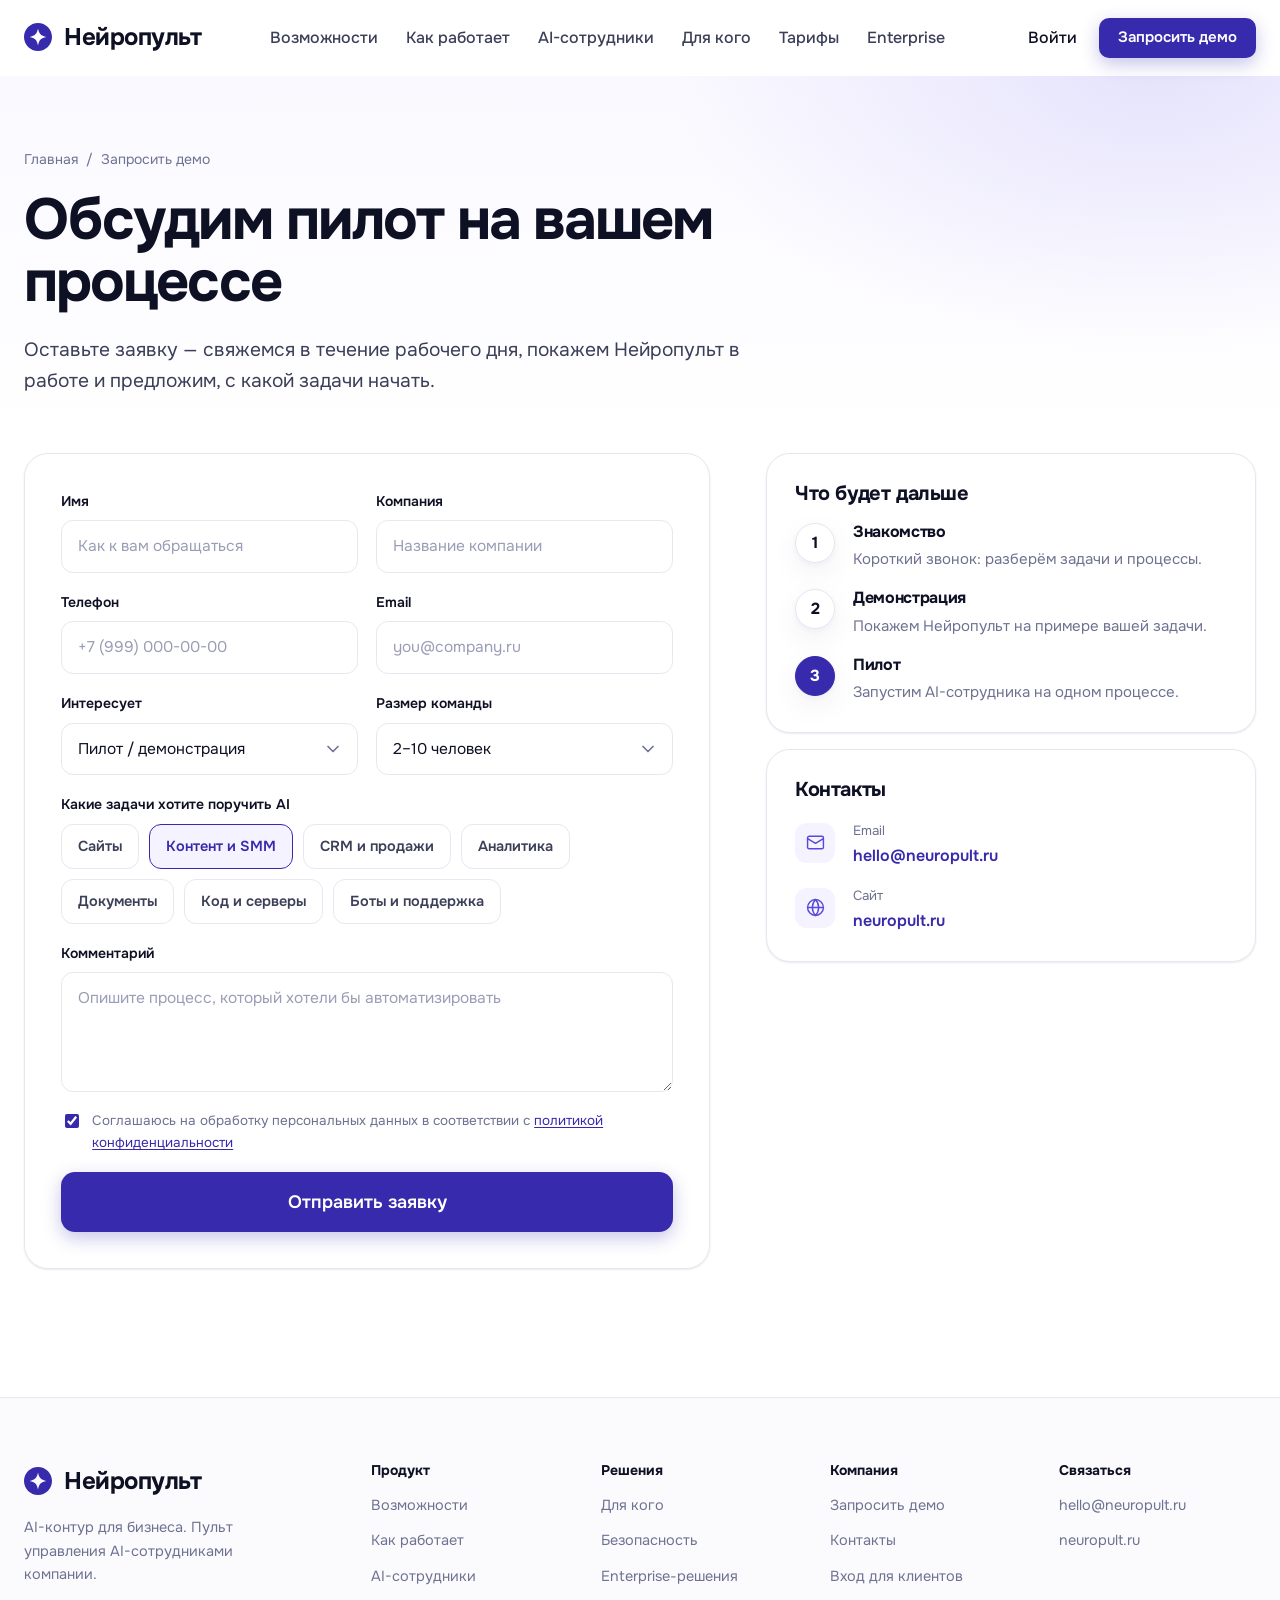
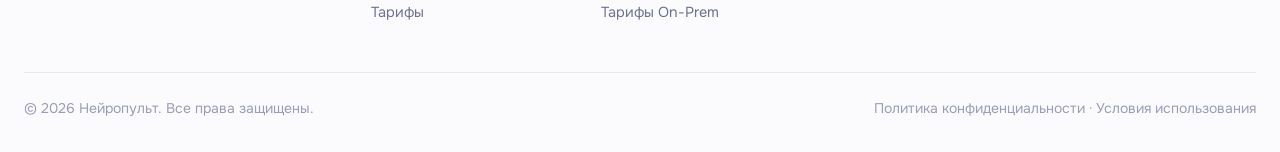
<file: demo.html>
<!doctype html>
<html lang="ru">
<head>
  <meta charset="utf-8">
  <meta name="viewport" content="width=device-width, initial-scale=1">
  <title>Запросить демо — Нейропульт</title>
  <meta name="description" content="Запросите демонстрацию Нейропульта или обсудите пилот: покажем, как AI-сотрудники закроют реальный процесс вашей компании.">
  <link rel="icon" href="favicon.ico" sizes="any">
  <link rel="icon" href="assets/images/favicon.svg" type="image/svg+xml">
  <link rel="apple-touch-icon" href="assets/images/apple-touch-icon.png">
  <link rel="preconnect" href="https://fonts.googleapis.com">
  <link rel="preconnect" href="https://fonts.gstatic.com" crossorigin>
  <link href="https://fonts.googleapis.com/css2?family=Onest:wght@400;500;600;700&display=swap" rel="stylesheet">
  <link rel="stylesheet" href="assets/css/style.css?v=1792591641">
</head>
<body>

<header class="site-header">
  <div class="container site-header__inner">
    <a href="index.html" class="logo" aria-label="Нейропульт — на главную"><img src="assets/images/logo.svg" alt="" width="28" height="28">Нейропульт</a>
    <nav class="nav" aria-label="Основная навигация">
      <a class="nav__link" href="features.html">Возможности</a>
      <a class="nav__link" href="how-it-works.html">Как работает</a>
      <a class="nav__link" href="agents.html">AI-сотрудники</a>
      <a class="nav__link" href="solutions.html">Для кого</a>
      <a class="nav__link" href="pricing.html">Тарифы</a>
      <a class="nav__link" href="enterprise.html">Enterprise</a>
    </nav>
    <div class="header-actions">
      <a class="login" href="login.html">Войти</a>
      <a class="btn btn--primary btn--sm" href="demo.html">Запросить демо</a>
      <button class="burger" type="button" aria-label="Меню" aria-expanded="false" aria-controls="mobile-menu"><svg class="i i--lg"><use href="assets/images/icons.svg#menu"/></svg></button>
    </div>
  </div>
</header>
<div class="mobile-menu" id="mobile-menu">
  <a href="features.html">Возможности</a>
  <a href="how-it-works.html">Как работает</a>
  <a href="agents.html">AI-сотрудники</a>
  <a href="solutions.html">Для кого</a>
  <a href="pricing.html">Тарифы</a>
  <a href="enterprise.html">Enterprise</a>
  <a href="login.html">Войти</a>
  <a class="btn btn--primary btn--lg" href="demo.html">Запросить демо</a>
</div>

<main>

  <section class="page-hero" style="padding-bottom:56px">
    <div class="container">
      <nav class="breadcrumbs reveal" aria-label="Хлебные крошки"><a href="index.html">Главная</a><span>/</span><span>Запросить демо</span></nav>
      <h1 class="page-hero__title reveal" style="max-width:820px">Обсудим пилот на&nbsp;вашем процессе</h1>
      <p class="lead reveal reveal-d1" style="max-width:720px">Оставьте заявку — свяжемся в течение рабочего дня, покажем Нейропульт в работе и предложим, с какой задачи начать.</p>
    </div>
  </section>

  <section class="section" style="padding-top:0">
    <div class="container split split--form">

      <div class="card form-card reveal">
        <form class="form" data-validate novalidate>
          <div class="field">
            <label for="f-name">Имя</label>
            <input id="f-name" name="name" type="text" placeholder="Как к вам обращаться" required autocomplete="name">
            <span class="field__error">Укажите имя</span>
          </div>
          <div class="field">
            <label for="f-company">Компания</label>
            <input id="f-company" name="company" type="text" placeholder="Название компании" autocomplete="organization">
          </div>
          <div class="field">
            <label for="f-phone">Телефон</label>
            <input id="f-phone" name="phone" type="tel" placeholder="+7 (999) 000-00-00" required autocomplete="tel">
            <span class="field__error">Проверьте номер телефона</span>
          </div>
          <div class="field">
            <label for="f-email">Email</label>
            <input id="f-email" name="email" type="email" placeholder="you@company.ru" required autocomplete="email">
            <span class="field__error">Проверьте email</span>
          </div>
          <div class="field">
            <label for="f-plan">Интересует</label>
            <select id="f-plan" name="plan">
              <option value="pilot">Пилот / демонстрация</option>
              <optgroup label="Облачные тарифы">
                <option value="start">Старт</option>
                <option value="standard">Стандарт</option>
                <option value="max">Максимум</option>
              </optgroup>
              <optgroup label="На своих серверах">
                <option value="corporate">Корпоративный</option>
                <option value="extended">Расширенный</option>
                <option value="custom">Индивидуальный</option>
              </optgroup>
            </select>
          </div>
          <div class="field">
            <label for="f-size">Размер команды</label>
            <select id="f-size" name="size">
              <option>1 человек</option>
              <option selected>2–10 человек</option>
              <option>11–50 человек</option>
              <option>51–250 человек</option>
              <option>Более 250</option>
            </select>
          </div>
          <div class="field field--full">
            <label>Какие задачи хотите поручить AI</label>
            <div class="choice-group">
              <label class="choice"><input type="checkbox" name="tasks" value="sites"><span>Сайты</span></label>
              <label class="choice"><input type="checkbox" name="tasks" value="content" checked><span>Контент и SMM</span></label>
              <label class="choice"><input type="checkbox" name="tasks" value="crm"><span>CRM и продажи</span></label>
              <label class="choice"><input type="checkbox" name="tasks" value="analytics"><span>Аналитика</span></label>
              <label class="choice"><input type="checkbox" name="tasks" value="docs"><span>Документы</span></label>
              <label class="choice"><input type="checkbox" name="tasks" value="dev"><span>Код и серверы</span></label>
              <label class="choice"><input type="checkbox" name="tasks" value="bots"><span>Боты и поддержка</span></label>
            </div>
          </div>
          <div class="field field--full">
            <label for="f-msg">Комментарий</label>
            <textarea id="f-msg" name="message" placeholder="Опишите процесс, который хотели бы автоматизировать"></textarea>
          </div>
          <label class="consent field--full"><input type="checkbox" name="consent" checked><span>Соглашаюсь на обработку персональных данных в соответствии с <a href="#">политикой конфиденциальности</a></span></label>
          <div class="field--full"><button class="btn btn--primary btn--lg btn--block" type="submit">Отправить заявку</button></div>
        </form>
        <div class="form-success" role="status">
          <span class="ico ico--lg c-green"><svg class="i"><use href="assets/images/icons.svg#check-circle"/></svg></span>
          <h2 class="h3" style="font-size:28px;margin-bottom:10px">Заявка отправлена</h2>
          <p class="muted">Спасибо! Мы свяжемся с вами в течение рабочего дня.</p>
          <a class="btn btn--ghost" style="margin-top:24px" href="index.html">На главную</a>
        </div>
      </div>

      <aside class="contact-side">
        <div class="card reveal reveal-d1">
          <h3 style="font-size:20px;margin-bottom:18px">Что будет дальше</h3>
          <div class="steps" style="grid-template-columns:1fr;gap:18px">
            <div class="step"><span class="step__num" style="width:40px;height:40px;font-size:16px">1</span><div><h3 style="font-size:16px;margin-top:0">Знакомство</h3><p>Короткий звонок: разберём задачи и процессы.</p></div></div>
            <div class="step"><span class="step__num" style="width:40px;height:40px;font-size:16px">2</span><div><h3 style="font-size:16px;margin-top:0">Демонстрация</h3><p>Покажем Нейропульт на примере вашей задачи.</p></div></div>
            <div class="step"><span class="step__num" style="width:40px;height:40px;font-size:16px;background:var(--brand);color:#fff;border-color:var(--brand)">3</span><div><h3 style="font-size:16px;margin-top:0">Пилот</h3><p>Запустим AI-сотрудника на одном процессе.</p></div></div>
          </div>
        </div>
        <div class="card reveal reveal-d2" id="contacts">
          <h3 style="font-size:20px;margin-bottom:16px">Контакты</h3>
          <div class="card--row" style="align-items:center;margin-bottom:14px"><span class="ico ico--sm c-violet"><svg class="i"><use href="assets/images/icons.svg#mail"/></svg></span><div><small class="muted">Email</small><br><a class="text-brand" style="font-weight:600" href="mailto:hello@neuropult.ru">hello@neuropult.ru</a></div></div>
          <div class="card--row" style="align-items:center"><span class="ico ico--sm c-violet"><svg class="i"><use href="assets/images/icons.svg#globe"/></svg></span><div><small class="muted">Сайт</small><br><a class="text-brand" style="font-weight:600" href="https://neuropult.ru">neuropult.ru</a></div></div>
        </div>
      </aside>

    </div>
  </section>

</main>

<footer class="site-footer">
  <div class="container">
    <div class="footer-grid">
      <div class="footer-brand">
        <a href="index.html" class="logo"><img src="assets/images/logo.svg" alt="" width="28" height="28">Нейропульт</a>
        <p>AI-контур для бизнеса. Пульт управления AI-сотрудниками компании.</p>
      </div>
      <div class="footer-col"><h4>Продукт</h4><ul><li><a href="features.html">Возможности</a></li><li><a href="how-it-works.html">Как работает</a></li><li><a href="agents.html">AI-сотрудники</a></li><li><a href="pricing.html">Тарифы</a></li></ul></div>
      <div class="footer-col"><h4>Решения</h4><ul><li><a href="solutions.html">Для кого</a></li><li><a href="security.html">Безопасность</a></li><li><a href="enterprise.html">Enterprise-решения</a></li><li><a href="enterprise.html#plans">Тарифы On-Prem</a></li></ul></div>
      <div class="footer-col"><h4>Компания</h4><ul><li><a href="demo.html">Запросить демо</a></li><li><a href="demo.html#contacts">Контакты</a></li><li><a href="login.html">Вход для клиентов</a></li></ul></div>
      <div class="footer-col"><h4>Связаться</h4><ul><li><a href="mailto:hello@neuropult.ru">hello@neuropult.ru</a></li><li><a href="https://neuropult.ru">neuropult.ru</a></li></ul></div>
    </div>
    <div class="footer-bottom">
      <span>© <span data-current-year>2026</span> Нейропульт. Все права защищены.</span>
      <span><a href="#">Политика конфиденциальности</a> · <a href="#">Условия использования</a></span>
    </div>
  </div>
</footer>

<script src="assets/js/main.js?v=1792591641" defer></script>
</body>
</html>
</file>
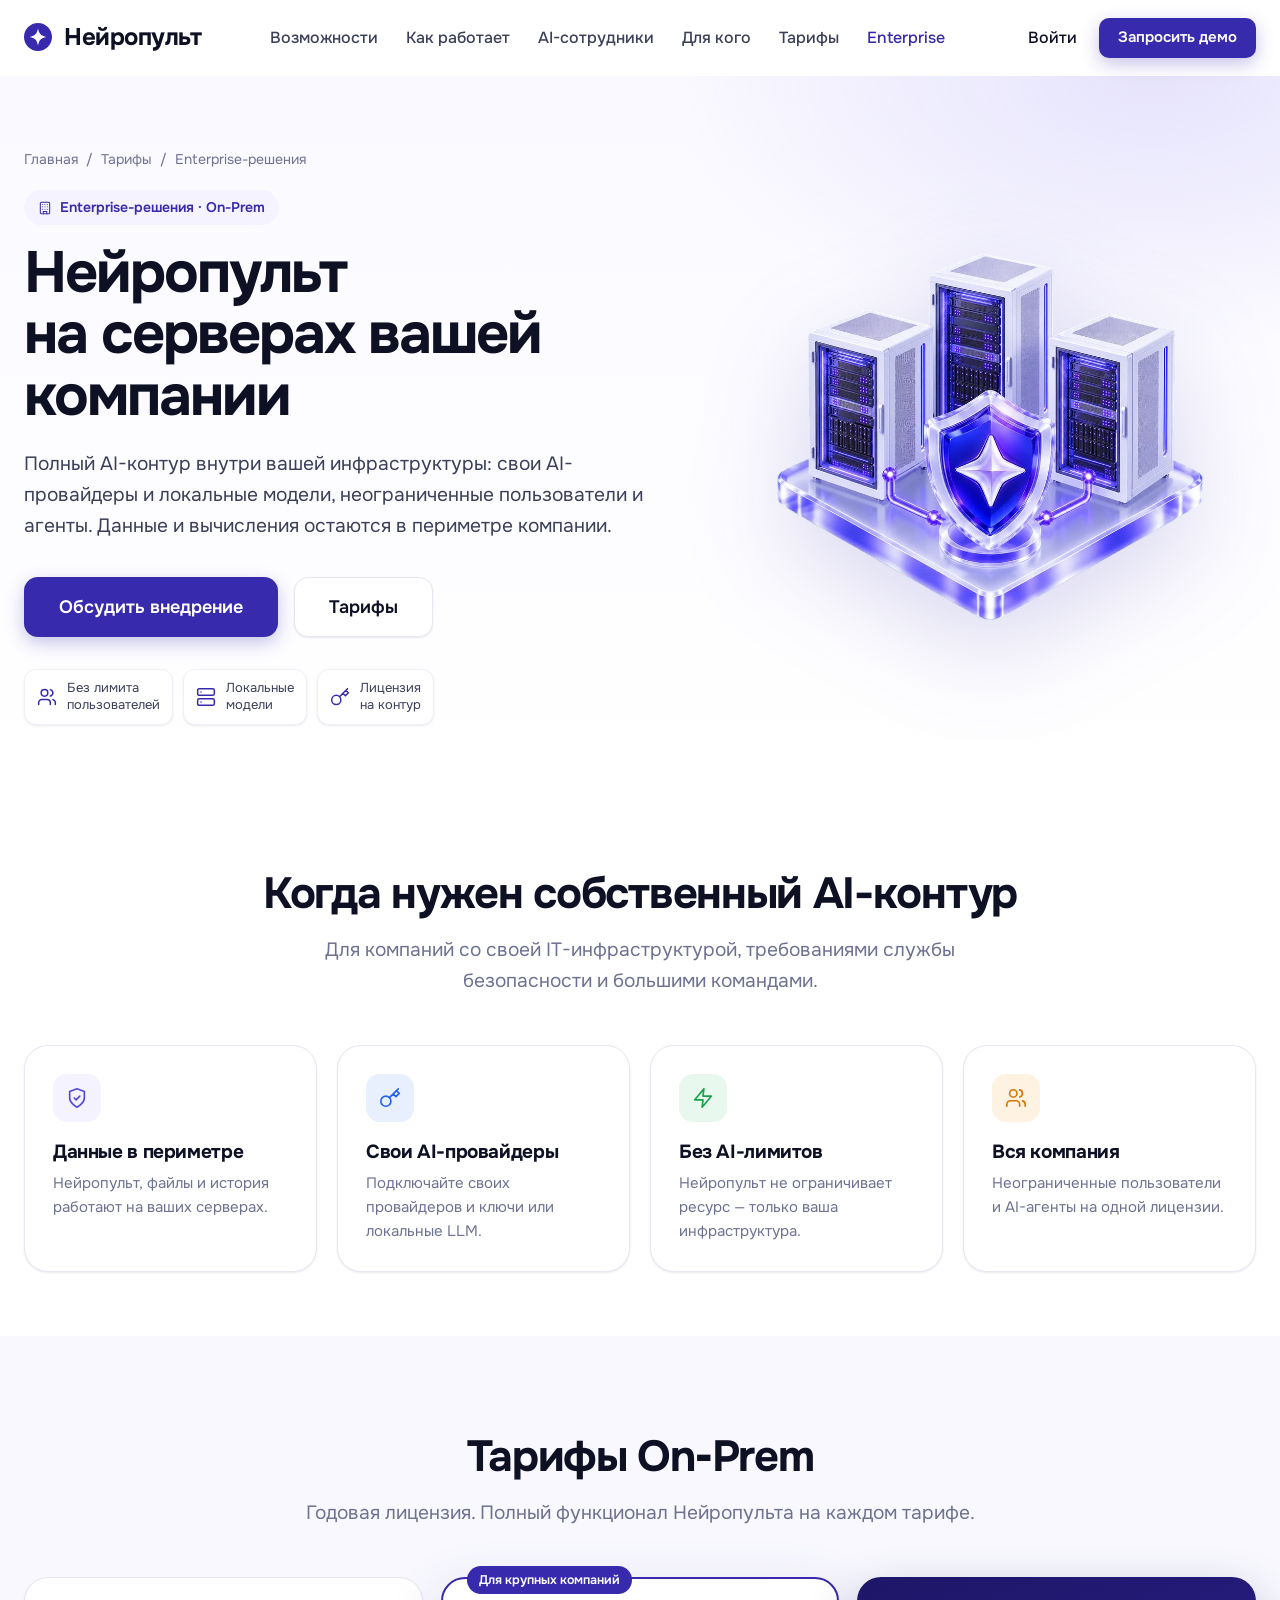
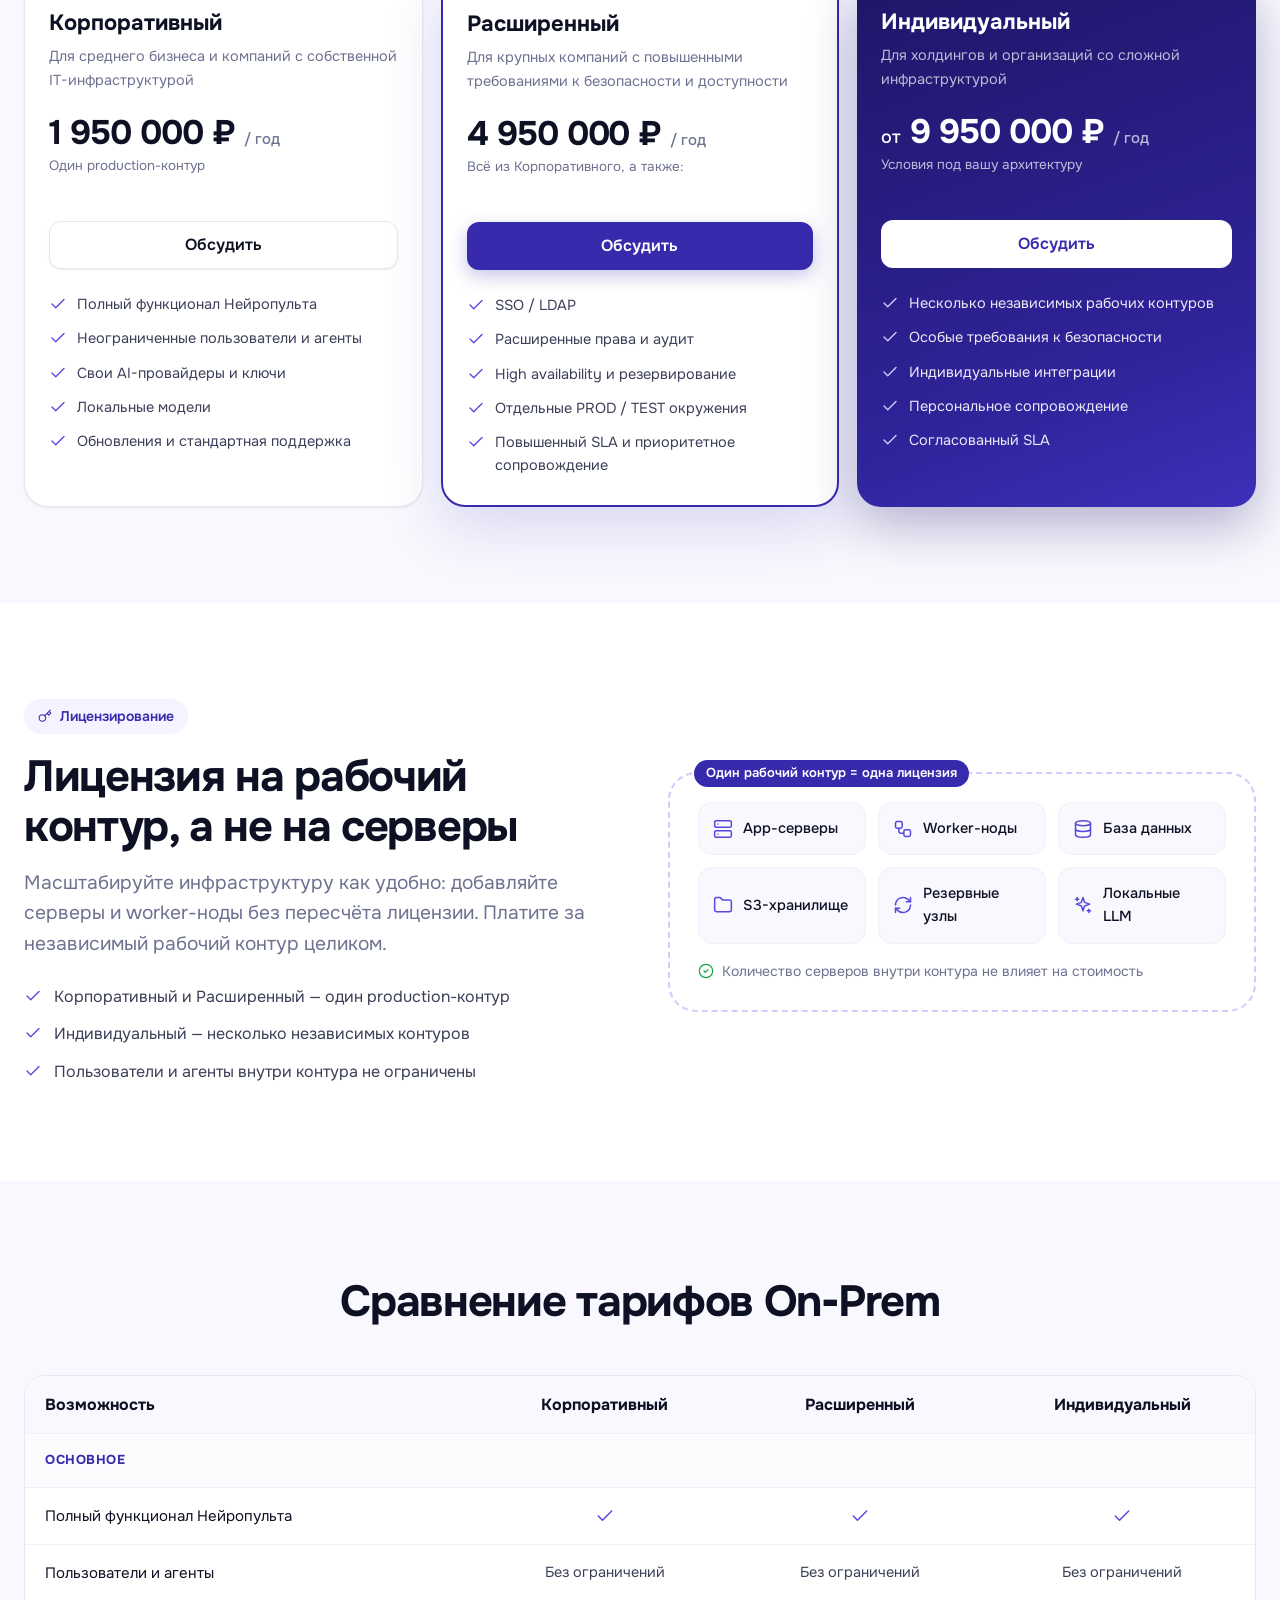
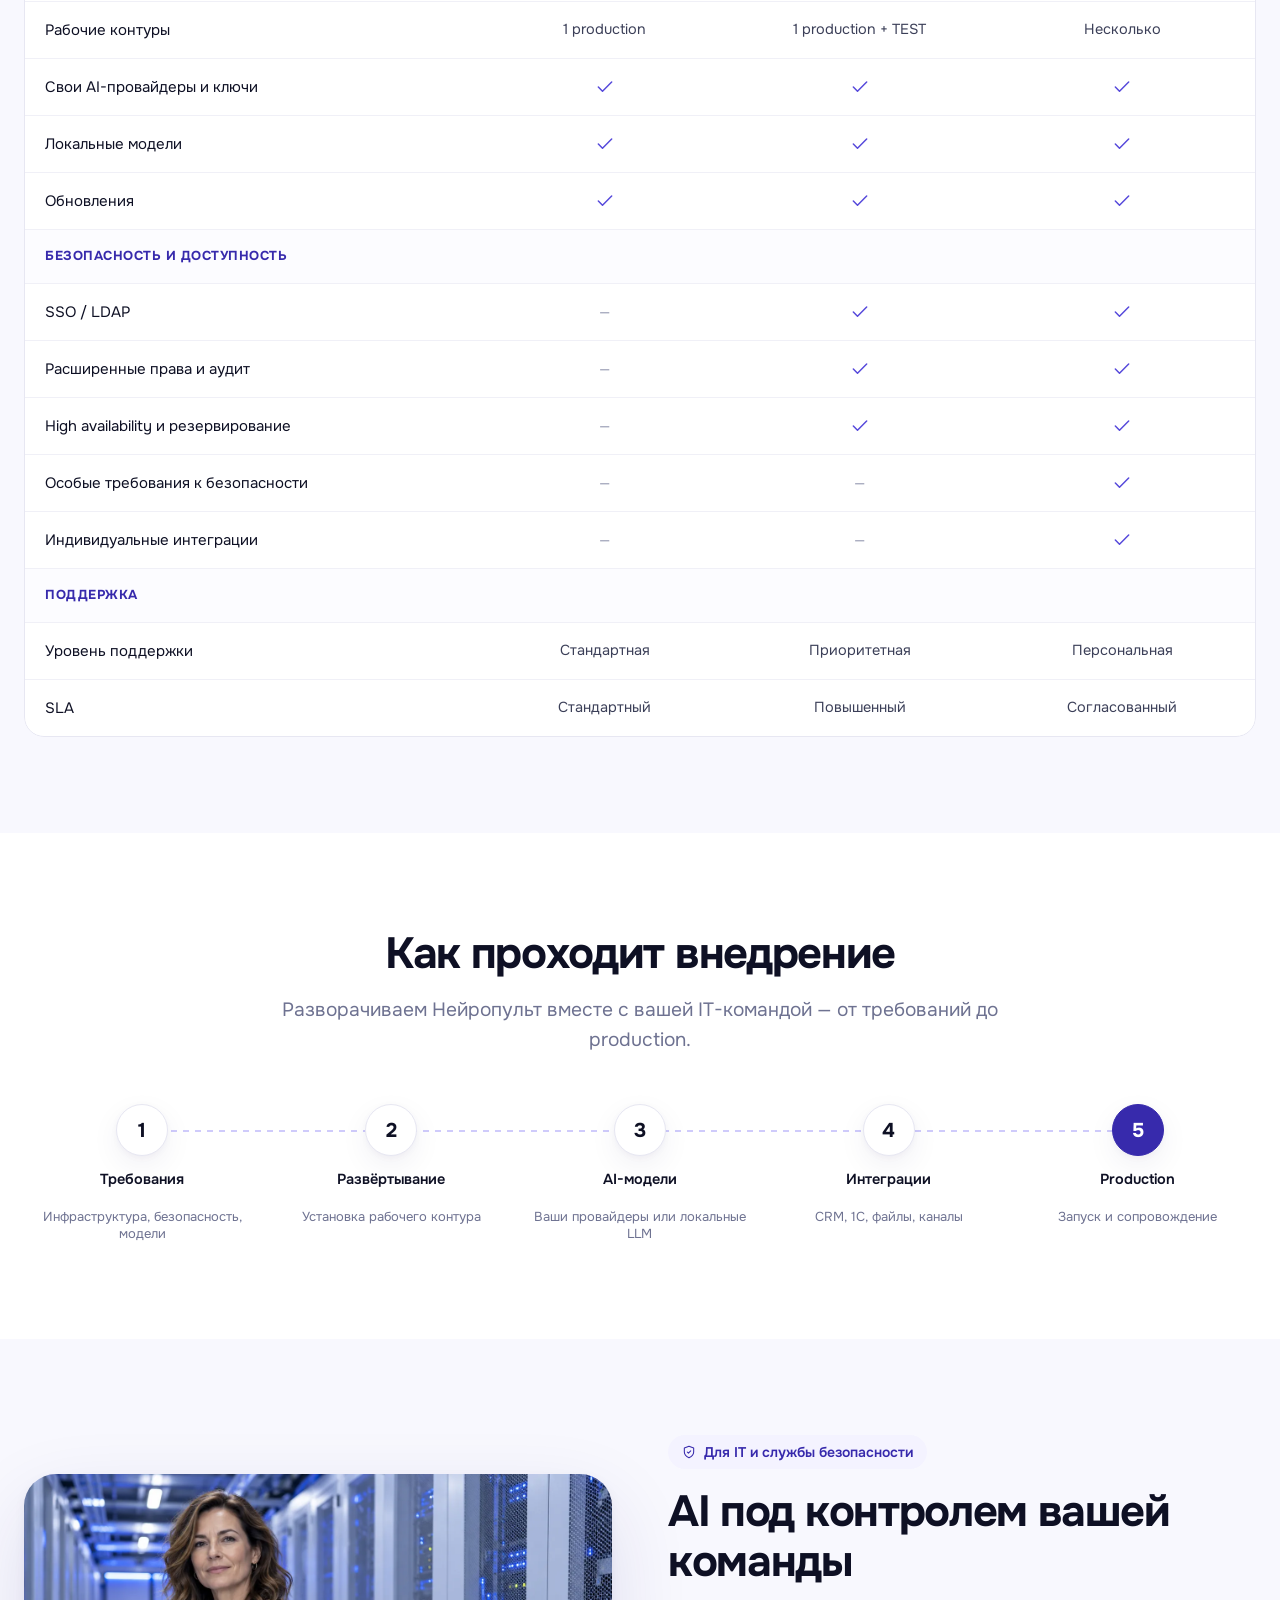
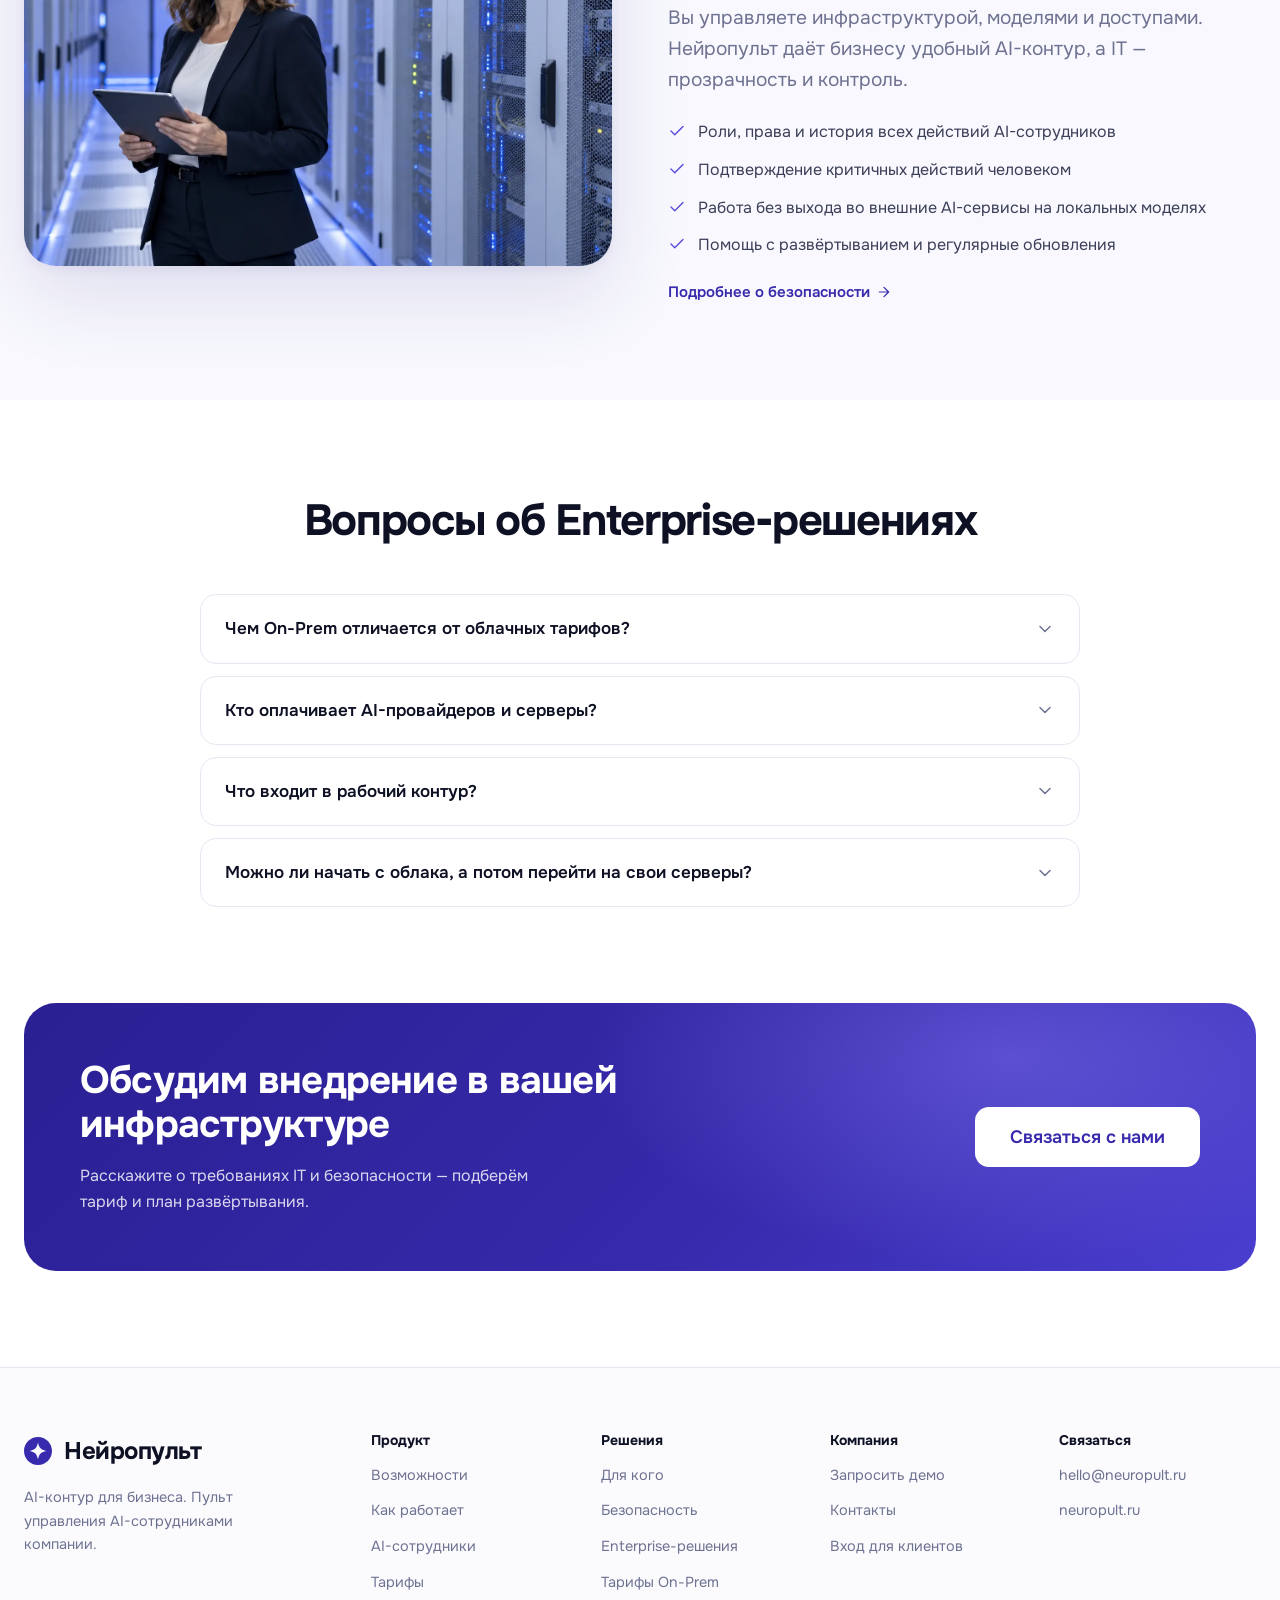
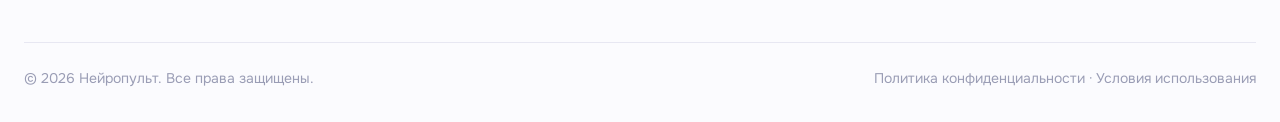
<file: enterprise.html>
<!doctype html>
<html lang="ru">
<head>
  <meta charset="utf-8">
  <meta name="viewport" content="width=device-width, initial-scale=1">
  <title>Enterprise-решения — Нейропульт на серверах компании</title>
  <meta name="description" content="Нейропульт в инфраструктуре клиента: свои AI-провайдеры и локальные модели, неограниченные пользователи и агенты. Тарифы Корпоративный, Расширенный и Индивидуальный.">
  <link rel="icon" href="favicon.ico" sizes="any">
  <link rel="icon" href="assets/images/favicon.svg" type="image/svg+xml">
  <link rel="apple-touch-icon" href="assets/images/apple-touch-icon.png">
  <link rel="preconnect" href="https://fonts.googleapis.com">
  <link rel="preconnect" href="https://fonts.gstatic.com" crossorigin>
  <link href="https://fonts.googleapis.com/css2?family=Onest:wght@400;500;600;700&display=swap" rel="stylesheet">
  <link rel="stylesheet" href="assets/css/style.css?v=1792591641">
</head>
<body>

<header class="site-header">
  <div class="container site-header__inner">
    <a href="index.html" class="logo" aria-label="Нейропульт — на главную"><img src="assets/images/logo.svg" alt="" width="28" height="28">Нейропульт</a>
    <nav class="nav" aria-label="Основная навигация">
      <a class="nav__link" href="features.html">Возможности</a>
      <a class="nav__link" href="how-it-works.html">Как работает</a>
      <a class="nav__link" href="agents.html">AI-сотрудники</a>
      <a class="nav__link" href="solutions.html">Для кого</a>
      <a class="nav__link" href="pricing.html">Тарифы</a>
      <a class="nav__link is-active" href="enterprise.html" aria-current="page">Enterprise</a>
    </nav>
    <div class="header-actions">
      <a class="login" href="login.html">Войти</a>
      <a class="btn btn--primary btn--sm" href="demo.html">Запросить демо</a>
      <button class="burger" type="button" aria-label="Меню" aria-expanded="false" aria-controls="mobile-menu"><svg class="i i--lg"><use href="assets/images/icons.svg#menu"/></svg></button>
    </div>
  </div>
</header>
<div class="mobile-menu" id="mobile-menu">
  <a href="features.html">Возможности</a>
  <a href="how-it-works.html">Как работает</a>
  <a href="agents.html">AI-сотрудники</a>
  <a href="solutions.html">Для кого</a>
  <a href="pricing.html">Тарифы</a>
  <a href="enterprise.html" aria-current="page">Enterprise</a>
  <a href="login.html">Войти</a>
  <a class="btn btn--primary btn--lg" href="demo.html">Запросить демо</a>
</div>

<main>

  <!-- ===== Hero ===== -->
  <section class="page-hero">
    <div class="container page-hero__grid">
      <div>
        <nav class="breadcrumbs reveal" aria-label="Хлебные крошки"><a href="index.html">Главная</a><span>/</span><a href="pricing.html">Тарифы</a><span>/</span><span>Enterprise-решения</span></nav>
        <span class="eyebrow reveal"><svg class="i"><use href="assets/images/icons.svg#building"/></svg>Enterprise-решения · On-Prem</span>
        <h1 class="page-hero__title reveal">Нейропульт на&nbsp;серверах вашей компании</h1>
        <p class="lead reveal reveal-d1">Полный AI-контур внутри вашей инфраструктуры: свои AI-провайдеры и локальные модели, неограниченные пользователи и агенты. Данные и вычисления остаются в периметре компании.</p>
        <div class="hero__actions reveal reveal-d2">
          <a class="btn btn--primary btn--lg" href="demo.html?plan=corporate">Обсудить внедрение</a>
          <a class="btn btn--ghost btn--lg" href="#plans">Тарифы</a>
        </div>
        <ul class="agent-hero__facts reveal reveal-d3">
          <li class="chip"><svg class="i"><use href="assets/images/icons.svg#users"/></svg>Без лимита<br>пользователей</li>
          <li class="chip"><svg class="i"><use href="assets/images/icons.svg#server"/></svg>Локальные<br>модели</li>
          <li class="chip"><svg class="i"><use href="assets/images/icons.svg#key"/></svg>Лицензия<br>на контур</li>
        </ul>
      </div>
      <div class="page-hero__visual reveal reveal-d2"><img class="float" src="assets/images/enterprise.webp" alt="Нейропульт в собственной инфраструктуре компании" width="900" height="784"></div>
    </div>
  </section>

  <!-- ===== Почему On-Prem ===== -->
  <section class="section section--tight">
    <div class="container">
      <div class="section-head reveal">
        <h2 class="h2">Когда нужен собственный AI-контур</h2>
        <p class="lead">Для компаний со своей IT-инфраструктурой, требованиями службы безопасности и большими командами.</p>
      </div>
      <div class="grid grid--4">
        <div class="card card--hover reveal"><span class="ico c-violet"><svg class="i"><use href="assets/images/icons.svg#shield-check"/></svg></span><h3>Данные в периметре</h3><p>Нейропульт, файлы и история работают на ваших серверах.</p></div>
        <div class="card card--hover reveal reveal-d1"><span class="ico c-blue"><svg class="i"><use href="assets/images/icons.svg#key"/></svg></span><h3>Свои AI-провайдеры</h3><p>Подключайте своих провайдеров и ключи или локальные LLM.</p></div>
        <div class="card card--hover reveal reveal-d2"><span class="ico c-green"><svg class="i"><use href="assets/images/icons.svg#zap"/></svg></span><h3>Без AI-лимитов</h3><p>Нейропульт не ограничивает ресурс — только ваша инфраструктура.</p></div>
        <div class="card card--hover reveal reveal-d3"><span class="ico c-orange"><svg class="i"><use href="assets/images/icons.svg#users"/></svg></span><h3>Вся компания</h3><p>Неограниченные пользователи и AI-агенты на одной лицензии.</p></div>
      </div>
    </div>
  </section>

  <!-- ===== Тарифы ===== -->
  <section class="section section--soft" id="plans">
    <div class="container">
      <div class="section-head reveal">
        <h2 class="h2">Тарифы On&#8209;Prem</h2>
        <p class="lead">Годовая лицензия. Полный функционал Нейропульта на каждом тарифе.</p>
      </div>
      <div class="plans plans--3">
        <article class="plan reveal">
          <div class="plan__name">Корпоративный</div>
          <p class="plan__for">Для среднего бизнеса и компаний с собственной IT-инфраструктурой</p>
          <div class="plan__price">1 950 000 ₽ <small>/ год</small></div>
          <p class="plan__note">Один production-контур</p>
          <a class="btn btn--ghost btn--block" href="demo.html?plan=corporate">Обсудить</a>
          <ul>
            <li><svg class="i"><use href="assets/images/icons.svg#check"/></svg>Полный функционал Нейропульта</li>
            <li><svg class="i"><use href="assets/images/icons.svg#check"/></svg>Неограниченные пользователи и агенты</li>
            <li><svg class="i"><use href="assets/images/icons.svg#check"/></svg>Свои AI-провайдеры и ключи</li>
            <li><svg class="i"><use href="assets/images/icons.svg#check"/></svg>Локальные модели</li>
            <li><svg class="i"><use href="assets/images/icons.svg#check"/></svg>Обновления и стандартная поддержка</li>
          </ul>
        </article>
        <article class="plan plan--featured reveal reveal-d1">
          <span class="plan__badge">Для крупных компаний</span>
          <div class="plan__name">Расширенный</div>
          <p class="plan__for">Для крупных компаний с повышенными требованиями к безопасности и доступности</p>
          <div class="plan__price">4 950 000 ₽ <small>/ год</small></div>
          <p class="plan__note">Всё из Корпоративного, а также:</p>
          <a class="btn btn--primary btn--block" href="demo.html?plan=extended">Обсудить</a>
          <ul>
            <li><svg class="i"><use href="assets/images/icons.svg#check"/></svg>SSO / LDAP</li>
            <li><svg class="i"><use href="assets/images/icons.svg#check"/></svg>Расширенные права и аудит</li>
            <li><svg class="i"><use href="assets/images/icons.svg#check"/></svg>High availability и резервирование</li>
            <li><svg class="i"><use href="assets/images/icons.svg#check"/></svg>Отдельные PROD / TEST окружения</li>
            <li><svg class="i"><use href="assets/images/icons.svg#check"/></svg>Повышенный SLA и приоритетное сопровождение</li>
          </ul>
        </article>
        <article class="plan plan--dark reveal reveal-d2">
          <div class="plan__name">Индивидуальный</div>
          <p class="plan__for">Для холдингов и организаций со сложной инфраструктурой</p>
          <div class="plan__price"><small class="from">от</small> 9 950 000 ₽ <small>/ год</small></div>
          <p class="plan__note">Условия под вашу архитектуру</p>
          <a class="btn btn--white btn--block" href="demo.html?plan=custom">Обсудить</a>
          <ul>
            <li><svg class="i"><use href="assets/images/icons.svg#check"/></svg>Несколько независимых рабочих контуров</li>
            <li><svg class="i"><use href="assets/images/icons.svg#check"/></svg>Особые требования к безопасности</li>
            <li><svg class="i"><use href="assets/images/icons.svg#check"/></svg>Индивидуальные интеграции</li>
            <li><svg class="i"><use href="assets/images/icons.svg#check"/></svg>Персональное сопровождение</li>
            <li><svg class="i"><use href="assets/images/icons.svg#check"/></svg>Согласованный SLA</li>
          </ul>
        </article>
      </div>
    </div>
  </section>

  <!-- ===== Лицензирование ===== -->
  <section class="section">
    <div class="container split split--even">
      <div class="reveal">
        <span class="eyebrow"><svg class="i"><use href="assets/images/icons.svg#key"/></svg>Лицензирование</span>
        <h2 class="h2">Лицензия на рабочий контур, а&nbsp;не&nbsp;на&nbsp;серверы</h2>
        <p class="lead muted" style="margin-top:16px">Масштабируйте инфраструктуру как удобно: добавляйте серверы и worker-ноды без пересчёта лицензии. Платите за независимый рабочий контур целиком.</p>
        <ul class="check-list">
          <li><svg class="i"><use href="assets/images/icons.svg#check"/></svg>Корпоративный и Расширенный — один production-контур</li>
          <li><svg class="i"><use href="assets/images/icons.svg#check"/></svg>Индивидуальный — несколько независимых контуров</li>
          <li><svg class="i"><use href="assets/images/icons.svg#check"/></svg>Пользователи и агенты внутри контура не ограничены</li>
        </ul>
      </div>
      <div class="contour reveal reveal-d1" aria-label="Пример состава рабочего контура">
        <span class="contour__label">Один рабочий контур = одна лицензия</span>
        <div class="contour__grid">
          <div class="contour__node"><svg class="i"><use href="assets/images/icons.svg#server"/></svg>App-серверы</div>
          <div class="contour__node"><svg class="i"><use href="assets/images/icons.svg#workflow"/></svg>Worker-ноды</div>
          <div class="contour__node"><svg class="i"><use href="assets/images/icons.svg#database"/></svg>База данных</div>
          <div class="contour__node"><svg class="i"><use href="assets/images/icons.svg#folder"/></svg>S3-хранилище</div>
          <div class="contour__node"><svg class="i"><use href="assets/images/icons.svg#refresh"/></svg>Резервные узлы</div>
          <div class="contour__node"><svg class="i"><use href="assets/images/icons.svg#sparkles"/></svg>Локальные LLM</div>
        </div>
        <div class="contour__foot"><svg class="i"><use href="assets/images/icons.svg#check-circle"/></svg>Количество серверов внутри контура не влияет на стоимость</div>
      </div>
    </div>
  </section>

  <!-- ===== Сравнение ===== -->
  <section class="section section--soft">
    <div class="container">
      <div class="section-head reveal"><h2 class="h2">Сравнение тарифов On&#8209;Prem</h2></div>
      <div class="table-wrap reveal">
        <table class="compare">
          <thead><tr><th>Возможность</th><th>Корпоративный</th><th>Расширенный</th><th>Индивидуальный</th></tr></thead>
          <tbody>
            <tr class="group"><td colspan="4">Основное</td></tr>
            <tr><td>Полный функционал Нейропульта</td><td class="yes"><svg class="i"><use href="assets/images/icons.svg#check"/></svg></td><td class="yes"><svg class="i"><use href="assets/images/icons.svg#check"/></svg></td><td class="yes"><svg class="i"><use href="assets/images/icons.svg#check"/></svg></td></tr>
            <tr><td>Пользователи и агенты</td><td class="txt">Без ограничений</td><td class="txt">Без ограничений</td><td class="txt">Без ограничений</td></tr>
            <tr><td>Рабочие контуры</td><td class="txt">1 production</td><td class="txt">1 production + TEST</td><td class="txt">Несколько</td></tr>
            <tr><td>Свои AI-провайдеры и ключи</td><td class="yes"><svg class="i"><use href="assets/images/icons.svg#check"/></svg></td><td class="yes"><svg class="i"><use href="assets/images/icons.svg#check"/></svg></td><td class="yes"><svg class="i"><use href="assets/images/icons.svg#check"/></svg></td></tr>
            <tr><td>Локальные модели</td><td class="yes"><svg class="i"><use href="assets/images/icons.svg#check"/></svg></td><td class="yes"><svg class="i"><use href="assets/images/icons.svg#check"/></svg></td><td class="yes"><svg class="i"><use href="assets/images/icons.svg#check"/></svg></td></tr>
            <tr><td>Обновления</td><td class="yes"><svg class="i"><use href="assets/images/icons.svg#check"/></svg></td><td class="yes"><svg class="i"><use href="assets/images/icons.svg#check"/></svg></td><td class="yes"><svg class="i"><use href="assets/images/icons.svg#check"/></svg></td></tr>
            <tr class="group"><td colspan="4">Безопасность и доступность</td></tr>
            <tr><td>SSO / LDAP</td><td class="no">—</td><td class="yes"><svg class="i"><use href="assets/images/icons.svg#check"/></svg></td><td class="yes"><svg class="i"><use href="assets/images/icons.svg#check"/></svg></td></tr>
            <tr><td>Расширенные права и аудит</td><td class="no">—</td><td class="yes"><svg class="i"><use href="assets/images/icons.svg#check"/></svg></td><td class="yes"><svg class="i"><use href="assets/images/icons.svg#check"/></svg></td></tr>
            <tr><td>High availability и резервирование</td><td class="no">—</td><td class="yes"><svg class="i"><use href="assets/images/icons.svg#check"/></svg></td><td class="yes"><svg class="i"><use href="assets/images/icons.svg#check"/></svg></td></tr>
            <tr><td>Особые требования к безопасности</td><td class="no">—</td><td class="no">—</td><td class="yes"><svg class="i"><use href="assets/images/icons.svg#check"/></svg></td></tr>
            <tr><td>Индивидуальные интеграции</td><td class="no">—</td><td class="no">—</td><td class="yes"><svg class="i"><use href="assets/images/icons.svg#check"/></svg></td></tr>
            <tr class="group"><td colspan="4">Поддержка</td></tr>
            <tr><td>Уровень поддержки</td><td class="txt">Стандартная</td><td class="txt">Приоритетная</td><td class="txt">Персональная</td></tr>
            <tr><td>SLA</td><td class="txt">Стандартный</td><td class="txt">Повышенный</td><td class="txt">Согласованный</td></tr>
          </tbody>
        </table>
      </div>
    </div>
  </section>

  <!-- ===== Внедрение ===== -->
  <section class="section">
    <div class="container">
      <div class="section-head reveal">
        <h2 class="h2">Как проходит внедрение</h2>
        <p class="lead">Разворачиваем Нейропульт вместе с вашей IT-командой — от требований до production.</p>
      </div>
      <ol class="timeline timeline--5 reveal">
        <li><span class="step__num">1</span><b>Требования</b><small>Инфраструктура, безопасность, модели</small></li>
        <li><span class="step__num">2</span><b>Развёртывание</b><small>Установка рабочего контура</small></li>
        <li><span class="step__num">3</span><b>AI-модели</b><small>Ваши провайдеры или локальные LLM</small></li>
        <li><span class="step__num">4</span><b>Интеграции</b><small>CRM, 1С, файлы, каналы</small></li>
        <li><span class="step__num">5</span><b>Production</b><small>Запуск и сопровождение</small></li>
      </ol>
    </div>
  </section>

  <!-- ===== Для IT и ИБ ===== -->
  <section class="section section--soft">
    <div class="container split split--even">
      <div class="persona__media reveal"><img src="assets/images/persona-enterprise.webp" alt="ИТ-директор в серверной" width="1400" height="933" loading="lazy"></div>
      <div class="reveal reveal-d1">
        <span class="eyebrow"><svg class="i"><use href="assets/images/icons.svg#shield-check"/></svg>Для IT и службы безопасности</span>
        <h2 class="h2">AI под контролем вашей команды</h2>
        <p class="lead muted" style="margin-top:16px">Вы управляете инфраструктурой, моделями и доступами. Нейропульт даёт бизнесу удобный AI-контур, а IT — прозрачность и контроль.</p>
        <ul class="check-list">
          <li><svg class="i"><use href="assets/images/icons.svg#check"/></svg>Роли, права и история всех действий AI-сотрудников</li>
          <li><svg class="i"><use href="assets/images/icons.svg#check"/></svg>Подтверждение критичных действий человеком</li>
          <li><svg class="i"><use href="assets/images/icons.svg#check"/></svg>Работа без выхода во внешние AI-сервисы на локальных моделях</li>
          <li><svg class="i"><use href="assets/images/icons.svg#check"/></svg>Помощь с развёртыванием и регулярные обновления</li>
        </ul>
        <a class="link-arrow" style="margin-top:22px" href="security.html">Подробнее о безопасности <svg class="i"><use href="assets/images/icons.svg#arrow-right"/></svg></a>
      </div>
    </div>
  </section>

  <!-- ===== FAQ ===== -->
  <section class="section">
    <div class="container">
      <div class="section-head reveal"><h2 class="h2">Вопросы об Enterprise&#8209;решениях</h2></div>
      <div class="faq reveal">
        <details>
          <summary>Чем On-Prem отличается от облачных тарифов?<svg class="i"><use href="assets/images/icons.svg#chevron-down"/></svg></summary>
          <div class="faq__body"><p>В облаке Нейропульт работает на нашей инфраструктуре и с нашими AI-провайдерами. В On-Prem он установлен на ваших серверах, а AI-модели вы выбираете сами — свои провайдеры или локальные LLM. Функционал одинаковый.</p></div>
        </details>
        <details>
          <summary>Кто оплачивает AI-провайдеров и серверы?<svg class="i"><use href="assets/images/icons.svg#chevron-down"/></svg></summary>
          <div class="faq__body"><p>Клиент — напрямую. Поэтому Нейропульт не вводит собственный AI-лимит: ограничения определяются только вашей инфраструктурой, лимитами провайдеров и производительностью локальных моделей.</p></div>
        </details>
        <details>
          <summary>Что входит в рабочий контур?<svg class="i"><use href="assets/images/icons.svg#chevron-down"/></svg></summary>
          <div class="faq__body"><p>Независимая установка Нейропульта: она может включать несколько серверов, worker-ноды, отдельную БД, S3, резервные узлы и другие компоненты. Лицензируется контур целиком, а не серверы.</p></div>
        </details>
        <details>
          <summary>Можно ли начать с облака, а потом перейти на свои серверы?<svg class="i"><use href="assets/images/icons.svg#chevron-down"/></svg></summary>
          <div class="faq__body"><p>Да. Многие начинают с пилота на облачном тарифе, а затем разворачивают Нейропульт в своей инфраструктуре — поможем перенести настройки и процессы.</p></div>
        </details>
      </div>
    </div>
  </section>

  <section class="section section--tight" style="padding-top:0">
    <div class="container">
      <div class="cta cta--dark reveal">
        <div>
          <h2>Обсудим внедрение в вашей инфраструктуре</h2>
          <p>Расскажите о требованиях IT и безопасности — подберём тариф и план развёртывания.</p>
        </div>
        <div class="hero__actions" style="margin-top:0"><a class="btn btn--white btn--lg" href="demo.html?plan=corporate">Связаться с нами</a></div>
      </div>
    </div>
  </section>

</main>

<footer class="site-footer">
  <div class="container">
    <div class="footer-grid">
      <div class="footer-brand">
        <a href="index.html" class="logo"><img src="assets/images/logo.svg" alt="" width="28" height="28">Нейропульт</a>
        <p>AI-контур для бизнеса. Пульт управления AI-сотрудниками компании.</p>
      </div>
      <div class="footer-col"><h4>Продукт</h4><ul><li><a href="features.html">Возможности</a></li><li><a href="how-it-works.html">Как работает</a></li><li><a href="agents.html">AI-сотрудники</a></li><li><a href="pricing.html">Тарифы</a></li></ul></div>
      <div class="footer-col"><h4>Решения</h4><ul><li><a href="solutions.html">Для кого</a></li><li><a href="security.html">Безопасность</a></li><li><a href="enterprise.html">Enterprise-решения</a></li><li><a href="enterprise.html#plans">Тарифы On-Prem</a></li></ul></div>
      <div class="footer-col"><h4>Компания</h4><ul><li><a href="demo.html">Запросить демо</a></li><li><a href="demo.html#contacts">Контакты</a></li><li><a href="login.html">Вход для клиентов</a></li></ul></div>
      <div class="footer-col"><h4>Связаться</h4><ul><li><a href="mailto:hello@neuropult.ru">hello@neuropult.ru</a></li><li><a href="https://neuropult.ru">neuropult.ru</a></li></ul></div>
    </div>
    <div class="footer-bottom">
      <span>© <span data-current-year>2026</span> Нейропульт. Все права защищены.</span>
      <span><a href="#">Политика конфиденциальности</a> · <a href="#">Условия использования</a></span>
    </div>
  </div>
</footer>

<script src="assets/js/main.js?v=1792591641" defer></script>
</body>
</html>
</file>
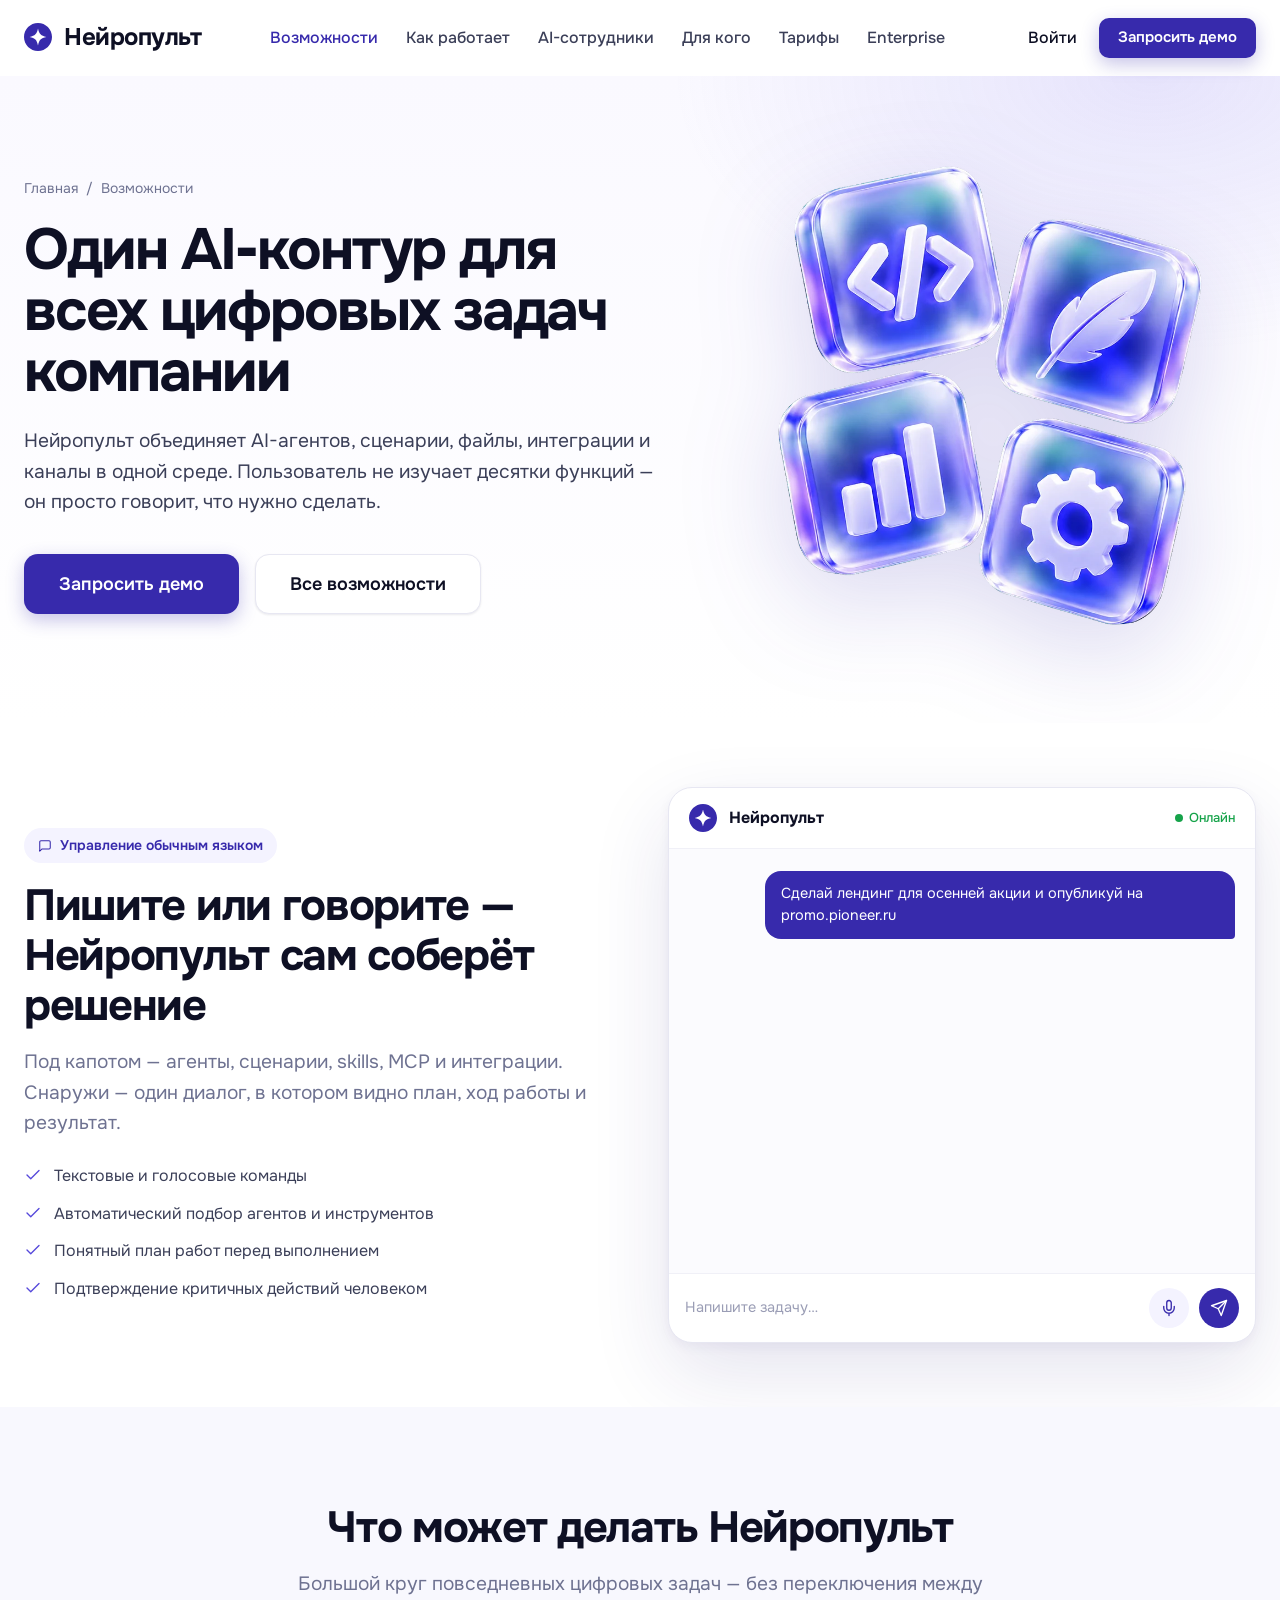
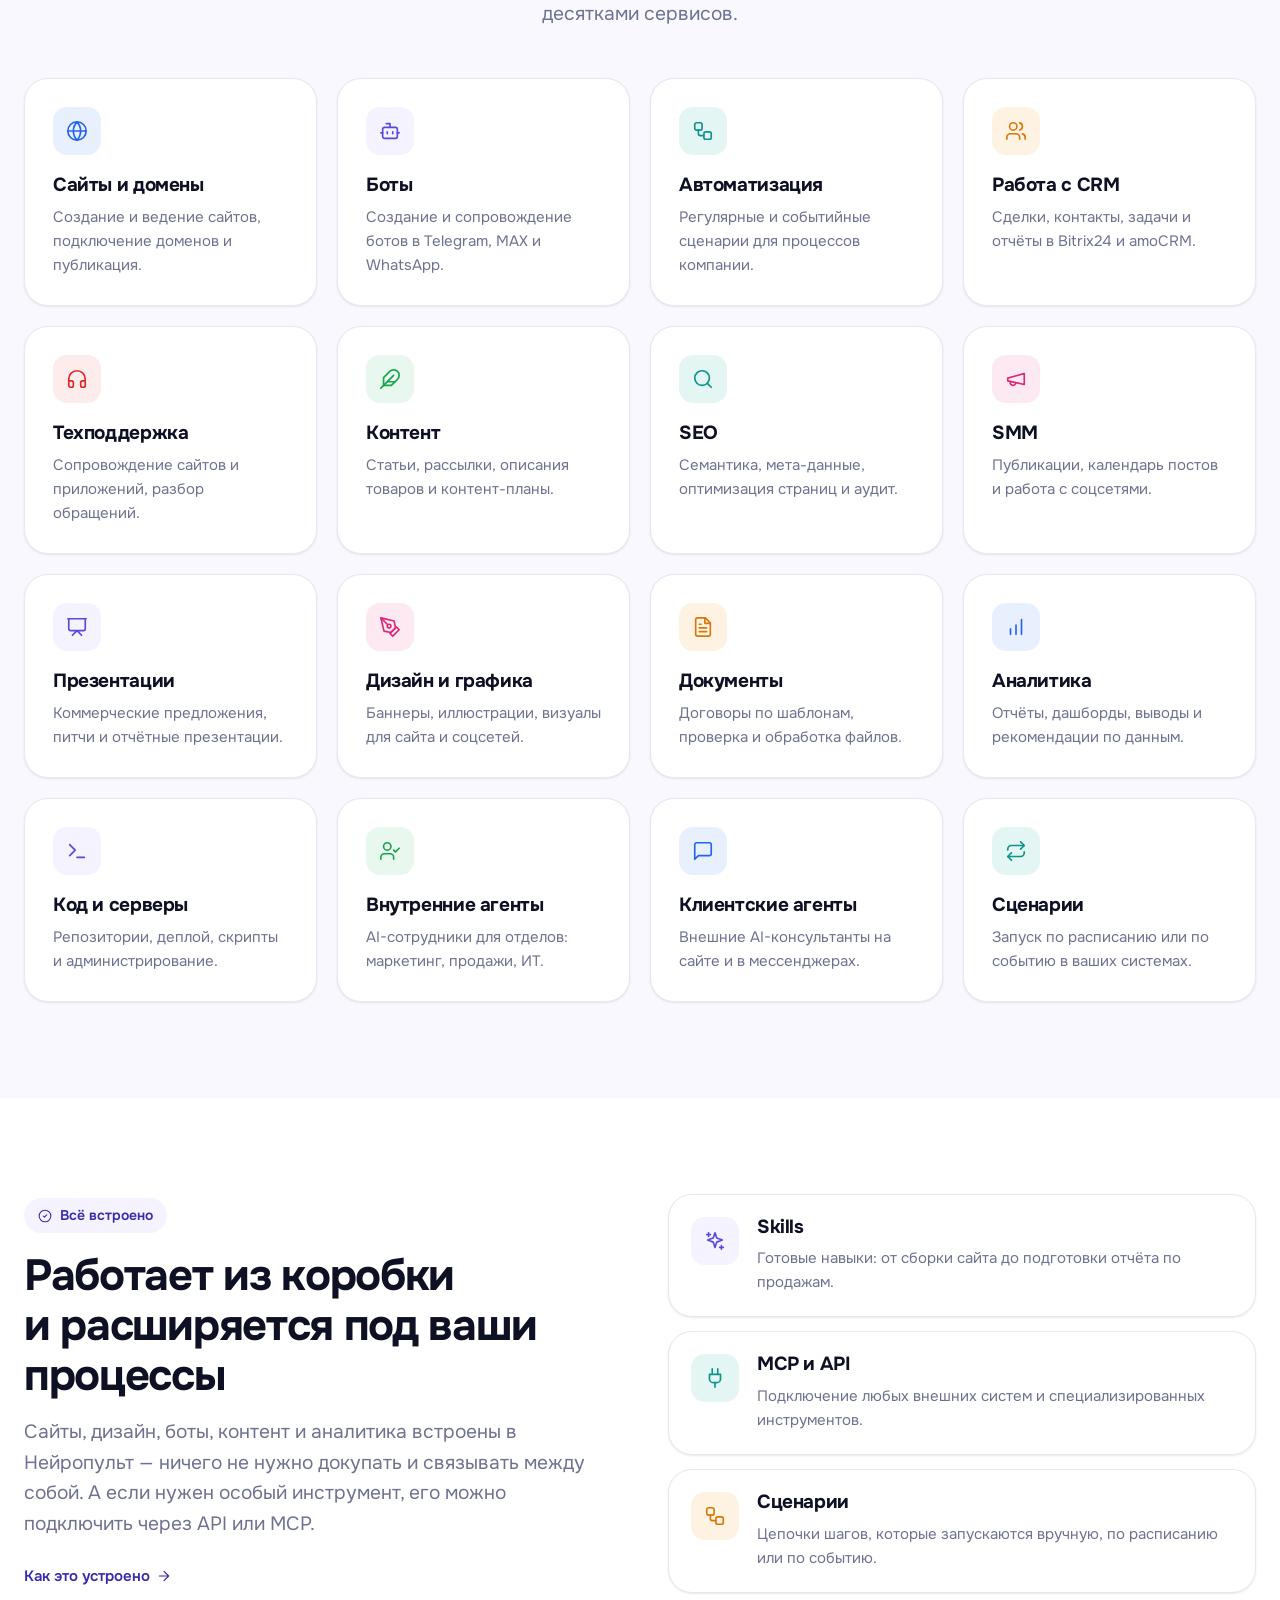
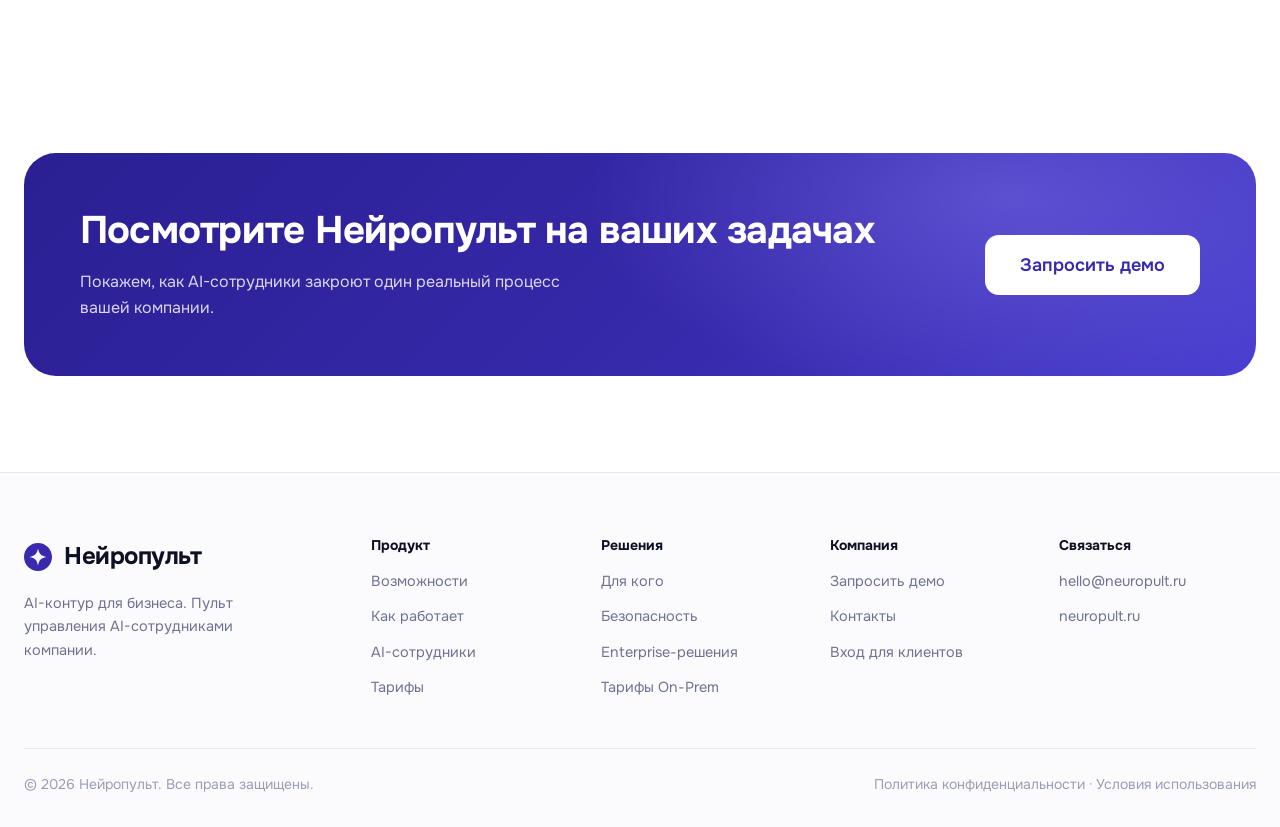
<file: features.html>
<!doctype html>
<html lang="ru">
<head>
  <meta charset="utf-8">
  <meta name="viewport" content="width=device-width, initial-scale=1">
  <title>Возможности — Нейропульт</title>
  <meta name="description" content="Сайты, боты, CRM, контент, SEO, SMM, документы, аналитика, код и серверы — все цифровые задачи бизнеса в одном AI-контуре Нейропульта.">
  <link rel="icon" href="favicon.ico" sizes="any">
  <link rel="icon" href="assets/images/favicon.svg" type="image/svg+xml">
  <link rel="apple-touch-icon" href="assets/images/apple-touch-icon.png">
  <link rel="preconnect" href="https://fonts.googleapis.com">
  <link rel="preconnect" href="https://fonts.gstatic.com" crossorigin>
  <link href="https://fonts.googleapis.com/css2?family=Onest:wght@400;500;600;700&display=swap" rel="stylesheet">
  <link rel="stylesheet" href="assets/css/style.css?v=1792591641">
</head>
<body>

<header class="site-header">
  <div class="container site-header__inner">
    <a href="index.html" class="logo" aria-label="Нейропульт — на главную"><img src="assets/images/logo.svg" alt="" width="28" height="28">Нейропульт</a>
    <nav class="nav" aria-label="Основная навигация">
      <a class="nav__link is-active" href="features.html" aria-current="page">Возможности</a>
      <a class="nav__link" href="how-it-works.html">Как работает</a>
      <a class="nav__link" href="agents.html">AI-сотрудники</a>
      <a class="nav__link" href="solutions.html">Для кого</a>
      <a class="nav__link" href="pricing.html">Тарифы</a>
      <a class="nav__link" href="enterprise.html">Enterprise</a>
    </nav>
    <div class="header-actions">
      <a class="login" href="login.html">Войти</a>
      <a class="btn btn--primary btn--sm" href="demo.html">Запросить демо</a>
      <button class="burger" type="button" aria-label="Меню" aria-expanded="false" aria-controls="mobile-menu"><svg class="i i--lg"><use href="assets/images/icons.svg#menu"/></svg></button>
    </div>
  </div>
</header>
<div class="mobile-menu" id="mobile-menu">
  <a href="features.html" aria-current="page">Возможности</a>
  <a href="how-it-works.html">Как работает</a>
  <a href="agents.html">AI-сотрудники</a>
  <a href="solutions.html">Для кого</a>
  <a href="pricing.html">Тарифы</a>
  <a href="enterprise.html">Enterprise</a>
  <a href="login.html">Войти</a>
  <a class="btn btn--primary btn--lg" href="demo.html">Запросить демо</a>
</div>

<main>

  <section class="page-hero">
    <div class="container page-hero__grid">
      <div>
        <nav class="breadcrumbs reveal" aria-label="Хлебные крошки"><a href="index.html">Главная</a><span>/</span><span>Возможности</span></nav>
        <h1 class="page-hero__title reveal">Один AI&#8209;контур для всех цифровых задач компании</h1>
        <p class="lead reveal reveal-d1">Нейропульт объединяет AI-агентов, сценарии, файлы, интеграции и каналы в одной среде. Пользователь не изучает десятки функций — он просто говорит, что нужно сделать.</p>
        <div class="hero__actions reveal reveal-d2">
          <a class="btn btn--primary btn--lg" href="demo.html">Запросить демо</a>
          <a class="btn btn--ghost btn--lg" href="#capabilities">Все возможности</a>
        </div>
      </div>
      <div class="page-hero__visual reveal reveal-d2"><img class="float" src="assets/images/agents.webp" alt="AI-сотрудники Нейропульта: разработчик, копирайтер, аналитик, оператор" width="836" height="900"></div>
    </div>
  </section>

  <!-- Естественный язык -->
  <section class="section section--tight">
    <div class="container split split--even">
      <div class="reveal">
        <span class="eyebrow"><svg class="i"><use href="assets/images/icons.svg#message"/></svg>Управление обычным языком</span>
        <h2 class="h2">Пишите или говорите — Нейропульт сам соберёт решение</h2>
        <p class="lead muted" style="margin-top:16px">Под капотом — агенты, сценарии, skills, MCP и интеграции. Снаружи — один диалог, в котором видно план, ход работы и результат.</p>
        <ul class="check-list">
          <li><svg class="i"><use href="assets/images/icons.svg#check"/></svg>Текстовые и голосовые команды</li>
          <li><svg class="i"><use href="assets/images/icons.svg#check"/></svg>Автоматический подбор агентов и инструментов</li>
          <li><svg class="i"><use href="assets/images/icons.svg#check"/></svg>Понятный план работ перед выполнением</li>
          <li><svg class="i"><use href="assets/images/icons.svg#check"/></svg>Подтверждение критичных действий человеком</li>
        </ul>
      </div>
      <div class="chat reveal reveal-d1" data-chat>
        <div class="chat__head"><img src="assets/images/logo.svg" alt="">Нейропульт<small>Онлайн</small></div>
        <div class="chat__body">
          <div class="msg msg--user">Сделай лендинг для осенней акции и опубликуй на promo.pioneer.ru</div>
          <div class="msg msg--bot"><b>Принято. План работ:</b>
            <ul>
              <li><svg class="i"><use href="assets/images/icons.svg#check-circle"/></svg>Структура и тексты страницы</li>
              <li><svg class="i"><use href="assets/images/icons.svg#check-circle"/></svg>Иллюстрации в фирменном стиле</li>
              <li><svg class="i"><use href="assets/images/icons.svg#check-circle"/></svg>Подключение домена и SSL</li>
              <li class="is-pending"><svg class="i"><use href="assets/images/icons.svg#clock"/></svg>Публикация — ждёт вашего подтверждения</li>
            </ul>
          </div>
          <div class="msg msg--user">Публикуй. И пусть заявки с формы падают в amoCRM</div>
          <div class="msg msg--bot">Готово ✅ Страница опубликована, заявки попадают в воронку <b>«Осенняя акция»</b>.</div>
        </div>
        <div class="chat__input"><span>Напишите задачу…</span><span class="round"><svg class="i"><use href="assets/images/icons.svg#mic"/></svg></span><span class="round round--primary"><svg class="i"><use href="assets/images/icons.svg#send"/></svg></span></div>
      </div>
    </div>
  </section>

  <!-- Возможности -->
  <section class="section section--soft" id="capabilities">
    <div class="container">
      <div class="section-head reveal">
        <h2 class="h2">Что может делать Нейропульт</h2>
        <p class="lead">Большой круг повседневных цифровых задач — без переключения между десятками сервисов.</p>
      </div>
      <div class="grid grid--4">
        <div class="card card--hover reveal"><span class="ico c-blue"><svg class="i"><use href="assets/images/icons.svg#globe"/></svg></span><h3>Сайты и домены</h3><p>Создание и ведение сайтов, подключение доменов и публикация.</p></div>
        <div class="card card--hover reveal reveal-d1"><span class="ico c-violet"><svg class="i"><use href="assets/images/icons.svg#bot"/></svg></span><h3>Боты</h3><p>Создание и сопровождение ботов в Telegram, MAX и WhatsApp.</p></div>
        <div class="card card--hover reveal reveal-d2"><span class="ico c-teal"><svg class="i"><use href="assets/images/icons.svg#workflow"/></svg></span><h3>Автоматизация</h3><p>Регулярные и событийные сценарии для процессов компании.</p></div>
        <div class="card card--hover reveal reveal-d3"><span class="ico c-orange"><svg class="i"><use href="assets/images/icons.svg#users"/></svg></span><h3>Работа с CRM</h3><p>Сделки, контакты, задачи и отчёты в Bitrix24 и amoCRM.</p></div>
        <div class="card card--hover reveal"><span class="ico c-red"><svg class="i"><use href="assets/images/icons.svg#headphones"/></svg></span><h3>Техподдержка</h3><p>Сопровождение сайтов и приложений, разбор обращений.</p></div>
        <div class="card card--hover reveal reveal-d1"><span class="ico c-green"><svg class="i"><use href="assets/images/icons.svg#feather"/></svg></span><h3>Контент</h3><p>Статьи, рассылки, описания товаров и контент-планы.</p></div>
        <div class="card card--hover reveal reveal-d2"><span class="ico c-teal"><svg class="i"><use href="assets/images/icons.svg#search"/></svg></span><h3>SEO</h3><p>Семантика, мета-данные, оптимизация страниц и аудит.</p></div>
        <div class="card card--hover reveal reveal-d3"><span class="ico c-pink"><svg class="i"><use href="assets/images/icons.svg#megaphone"/></svg></span><h3>SMM</h3><p>Публикации, календарь постов и работа с соцсетями.</p></div>
        <div class="card card--hover reveal"><span class="ico c-violet"><svg class="i"><use href="assets/images/icons.svg#presentation"/></svg></span><h3>Презентации</h3><p>Коммерческие предложения, питчи и отчётные презентации.</p></div>
        <div class="card card--hover reveal reveal-d1"><span class="ico c-pink"><svg class="i"><use href="assets/images/icons.svg#pen-tool"/></svg></span><h3>Дизайн и графика</h3><p>Баннеры, иллюстрации, визуалы для сайта и соцсетей.</p></div>
        <div class="card card--hover reveal reveal-d2"><span class="ico c-orange"><svg class="i"><use href="assets/images/icons.svg#file"/></svg></span><h3>Документы</h3><p>Договоры по шаблонам, проверка и обработка файлов.</p></div>
        <div class="card card--hover reveal reveal-d3"><span class="ico c-blue"><svg class="i"><use href="assets/images/icons.svg#bars"/></svg></span><h3>Аналитика</h3><p>Отчёты, дашборды, выводы и рекомендации по данным.</p></div>
        <div class="card card--hover reveal"><span class="ico c-violet"><svg class="i"><use href="assets/images/icons.svg#terminal"/></svg></span><h3>Код и серверы</h3><p>Репозитории, деплой, скрипты и администрирование.</p></div>
        <div class="card card--hover reveal reveal-d1"><span class="ico c-green"><svg class="i"><use href="assets/images/icons.svg#user-check"/></svg></span><h3>Внутренние агенты</h3><p>AI-сотрудники для отделов: маркетинг, продажи, ИТ.</p></div>
        <div class="card card--hover reveal reveal-d2"><span class="ico c-blue"><svg class="i"><use href="assets/images/icons.svg#message"/></svg></span><h3>Клиентские агенты</h3><p>Внешние AI-консультанты на сайте и в мессенджерах.</p></div>
        <div class="card card--hover reveal reveal-d3"><span class="ico c-teal"><svg class="i"><use href="assets/images/icons.svg#repeat"/></svg></span><h3>Сценарии</h3><p>Запуск по расписанию или по событию в ваших системах.</p></div>
      </div>
    </div>
  </section>

  <!-- Инструменты -->
  <section class="section">
    <div class="container split split--even">
      <div class="reveal">
        <span class="eyebrow"><svg class="i"><use href="assets/images/icons.svg#check-circle"/></svg>Всё встроено</span>
        <h2 class="h2">Работает из коробки и&nbsp;расширяется под ваши процессы</h2>
        <p class="lead muted" style="margin-top:16px">Сайты, дизайн, боты, контент и аналитика встроены в Нейропульт — ничего не нужно докупать и связывать между собой. А если нужен особый инструмент, его можно подключить через API или MCP.</p>
        <a class="link-arrow" style="margin-top:24px" href="how-it-works.html">Как это устроено <svg class="i"><use href="assets/images/icons.svg#arrow-right"/></svg></a>
      </div>
      <div class="grid" style="gap:14px">
        <div class="card card--row card--compact reveal"><span class="ico c-violet"><svg class="i"><use href="assets/images/icons.svg#sparkles"/></svg></span><div><h3>Skills</h3><p>Готовые навыки: от сборки сайта до подготовки отчёта по продажам.</p></div></div>
        <div class="card card--row card--compact reveal reveal-d1"><span class="ico c-teal"><svg class="i"><use href="assets/images/icons.svg#plug"/></svg></span><div><h3>MCP и API</h3><p>Подключение любых внешних систем и специализированных инструментов.</p></div></div>
        <div class="card card--row card--compact reveal reveal-d2"><span class="ico c-orange"><svg class="i"><use href="assets/images/icons.svg#workflow"/></svg></span><div><h3>Сценарии</h3><p>Цепочки шагов, которые запускаются вручную, по расписанию или по событию.</p></div></div>
      </div>
    </div>
  </section>

  <section class="section section--tight">
    <div class="container">
      <div class="cta cta--dark reveal">
        <div>
          <h2>Посмотрите Нейропульт на ваших задачах</h2>
          <p>Покажем, как AI-сотрудники закроют один реальный процесс вашей компании.</p>
        </div>
        <div class="hero__actions" style="margin-top:0"><a class="btn btn--white btn--lg" href="demo.html">Запросить демо</a></div>
      </div>
    </div>
  </section>

</main>

<footer class="site-footer">
  <div class="container">
    <div class="footer-grid">
      <div class="footer-brand">
        <a href="index.html" class="logo"><img src="assets/images/logo.svg" alt="" width="28" height="28">Нейропульт</a>
        <p>AI-контур для бизнеса. Пульт управления AI-сотрудниками компании.</p>
      </div>
      <div class="footer-col"><h4>Продукт</h4><ul><li><a href="features.html">Возможности</a></li><li><a href="how-it-works.html">Как работает</a></li><li><a href="agents.html">AI-сотрудники</a></li><li><a href="pricing.html">Тарифы</a></li></ul></div>
      <div class="footer-col"><h4>Решения</h4><ul><li><a href="solutions.html">Для кого</a></li><li><a href="security.html">Безопасность</a></li><li><a href="enterprise.html">Enterprise-решения</a></li><li><a href="enterprise.html#plans">Тарифы On-Prem</a></li></ul></div>
      <div class="footer-col"><h4>Компания</h4><ul><li><a href="demo.html">Запросить демо</a></li><li><a href="demo.html#contacts">Контакты</a></li><li><a href="login.html">Вход для клиентов</a></li></ul></div>
      <div class="footer-col"><h4>Связаться</h4><ul><li><a href="mailto:hello@neuropult.ru">hello@neuropult.ru</a></li><li><a href="https://neuropult.ru">neuropult.ru</a></li></ul></div>
    </div>
    <div class="footer-bottom">
      <span>© <span data-current-year>2026</span> Нейропульт. Все права защищены.</span>
      <span><a href="#">Политика конфиденциальности</a> · <a href="#">Условия использования</a></span>
    </div>
  </div>
</footer>

<script src="assets/js/main.js?v=1792591641" defer></script>
</body>
</html>
</file>
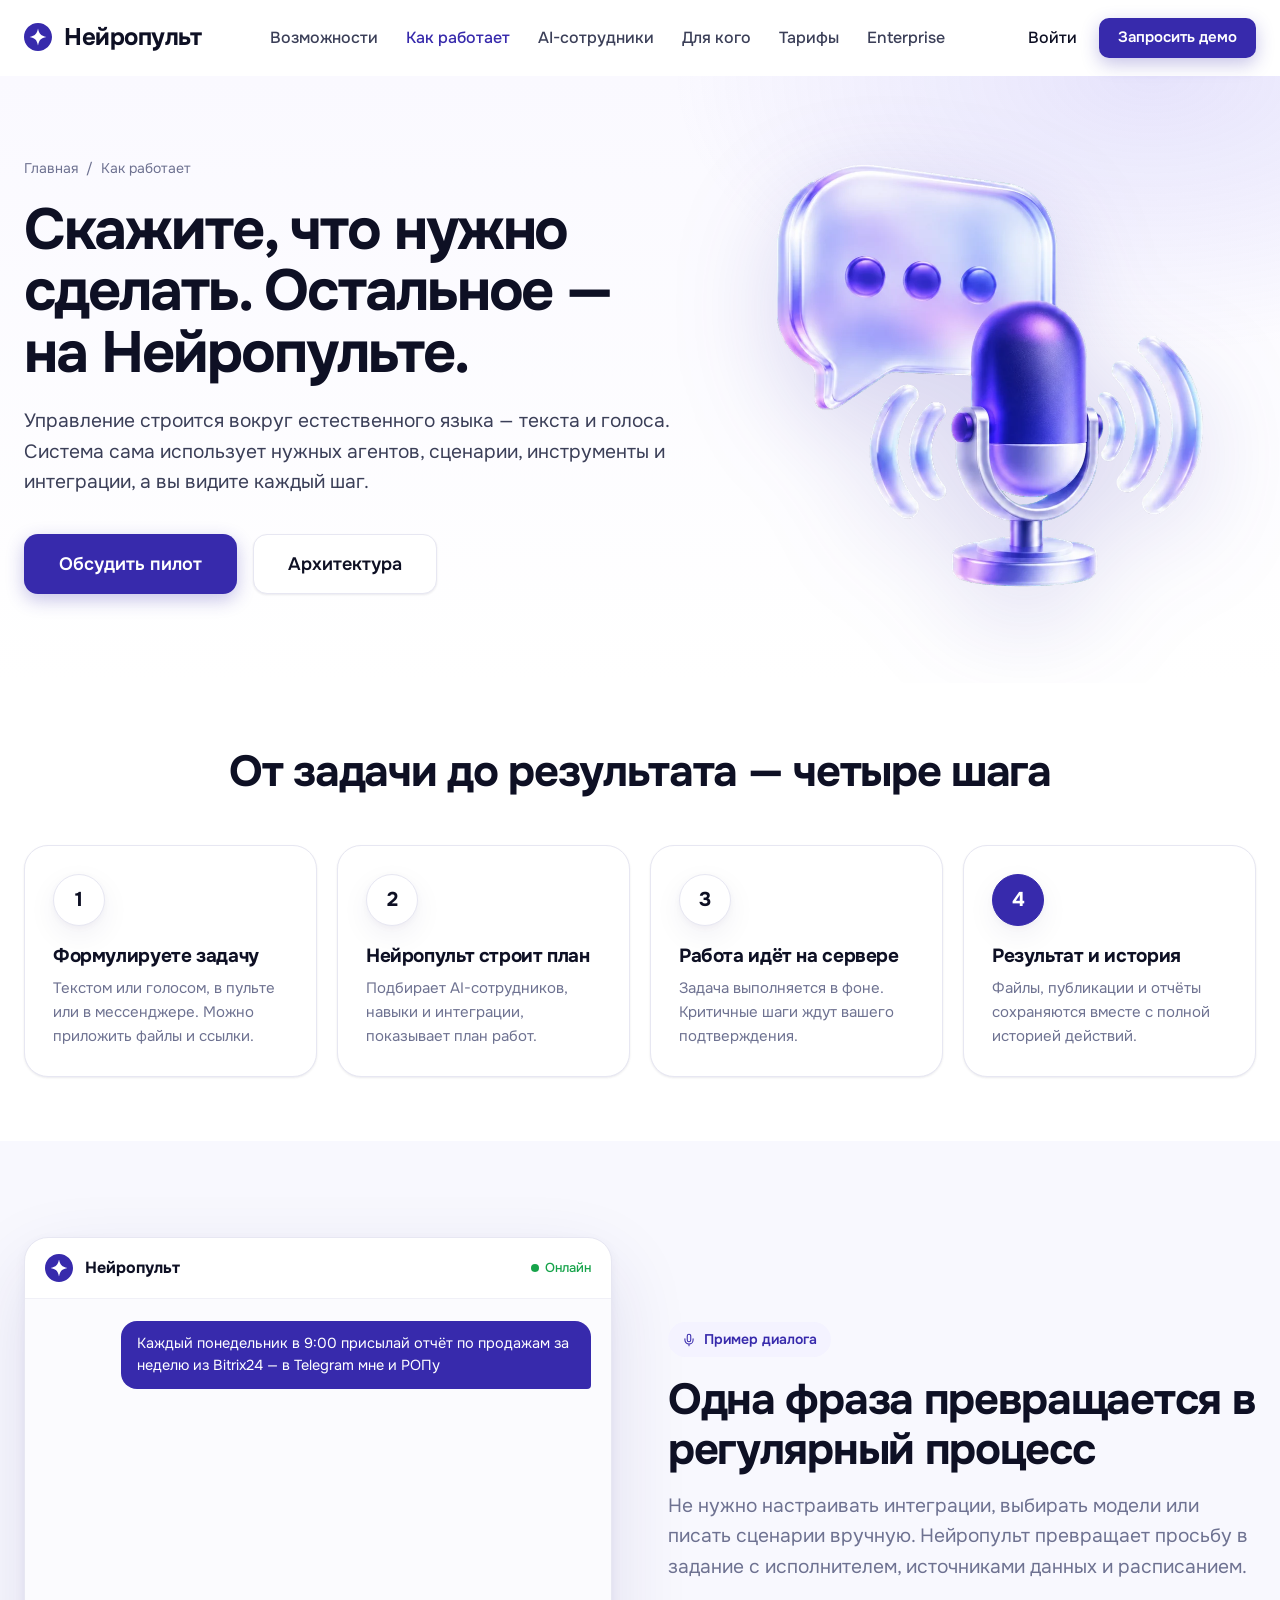
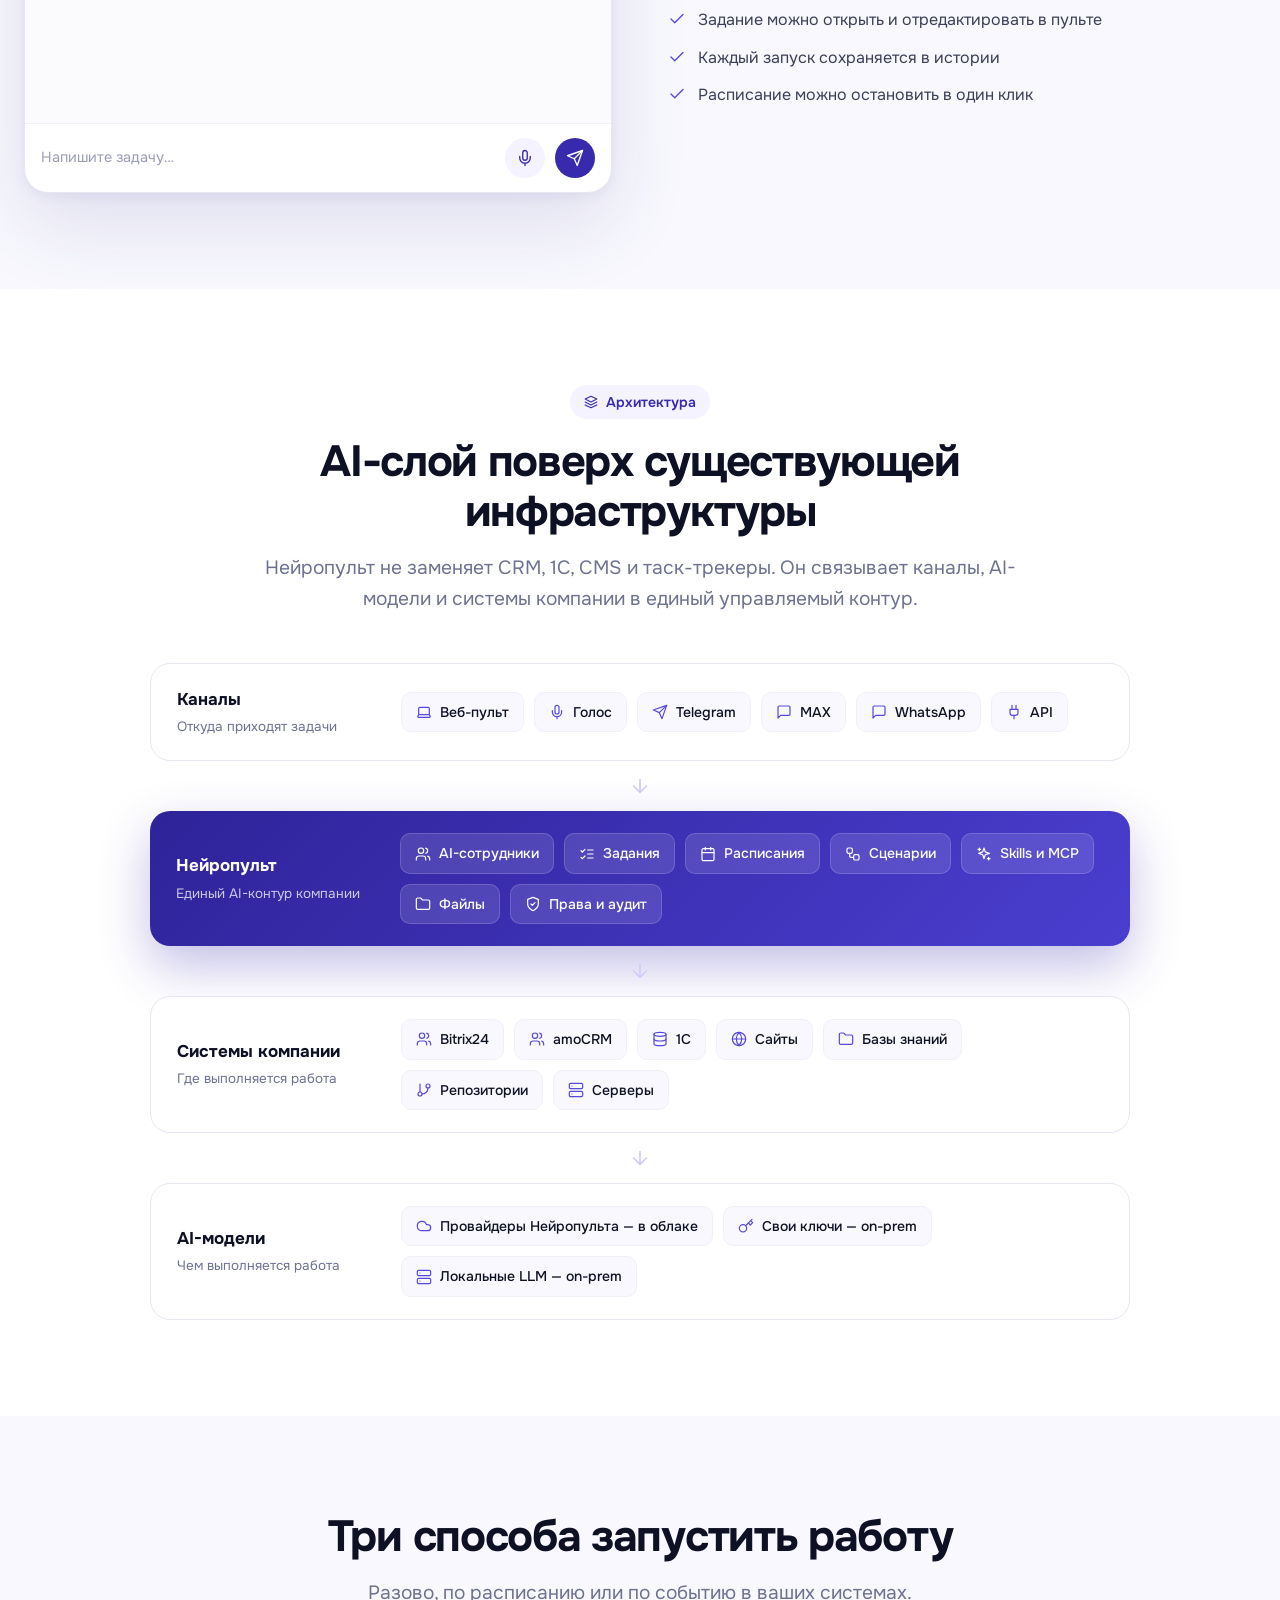
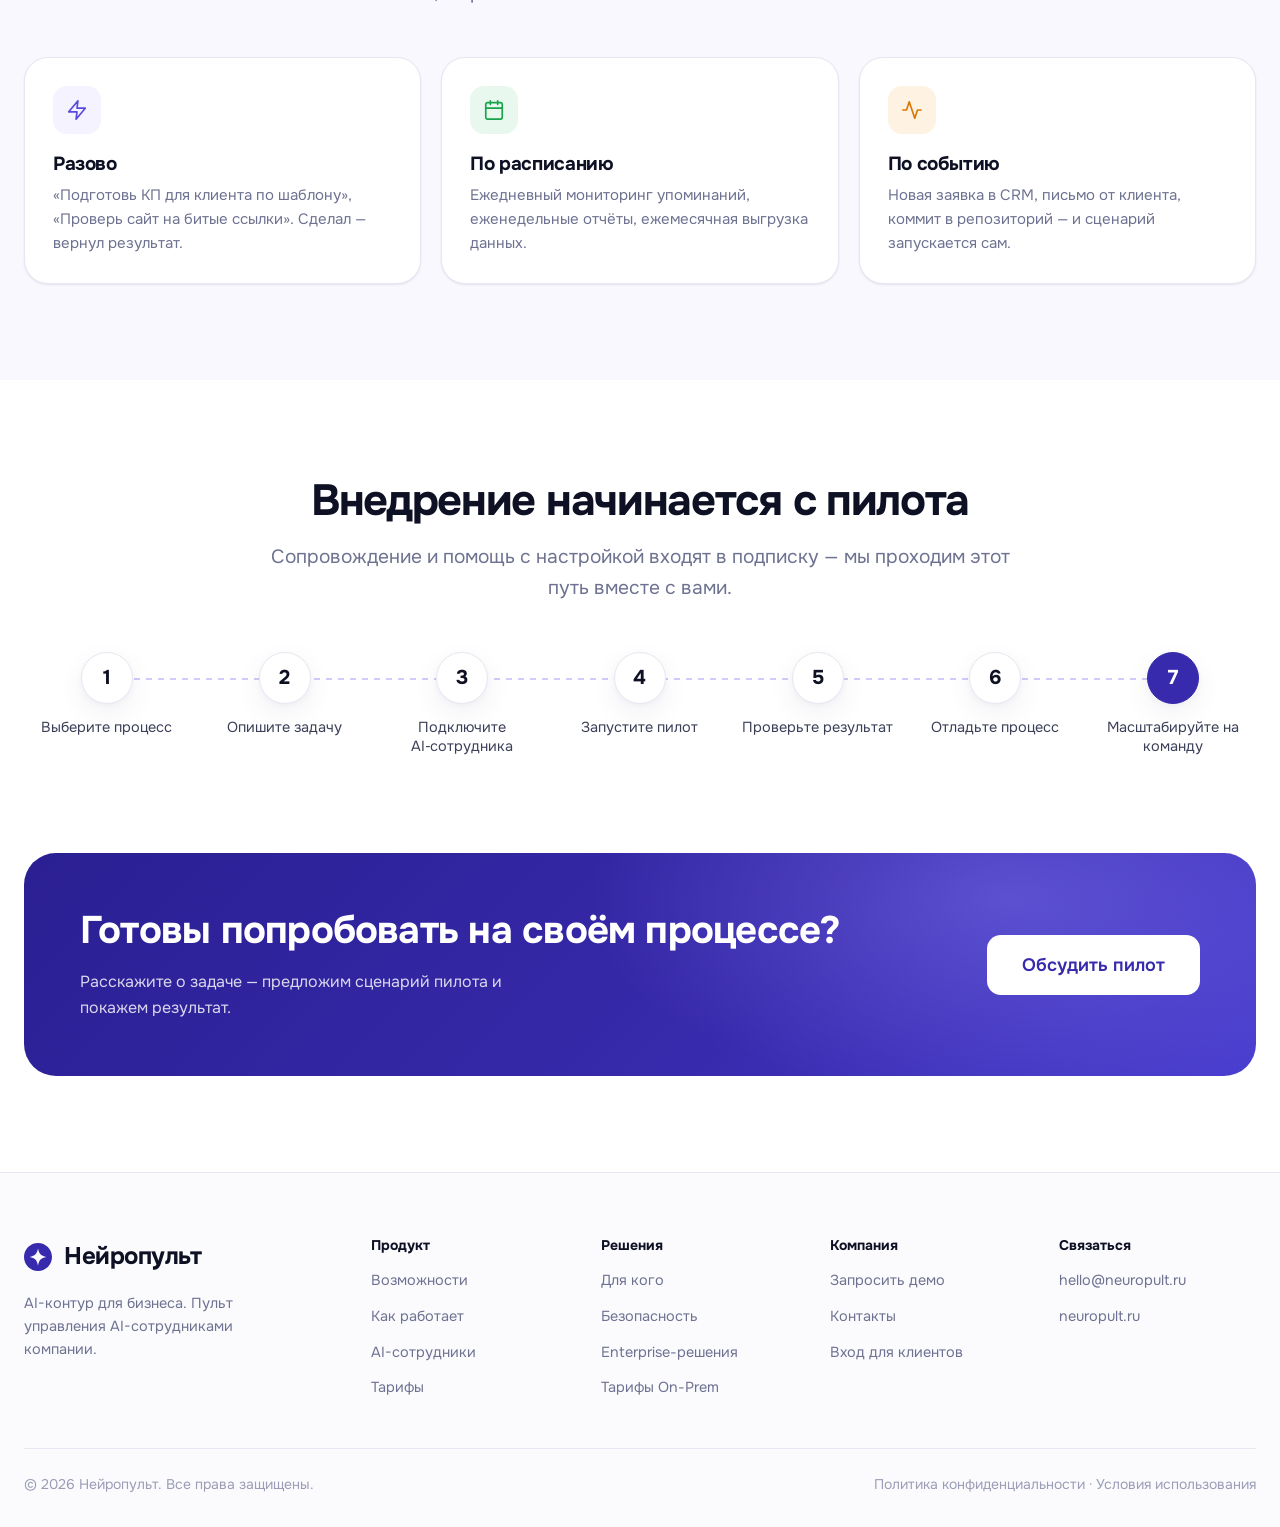
<file: how-it-works.html>
<!doctype html>
<html lang="ru">
<head>
  <meta charset="utf-8">
  <meta name="viewport" content="width=device-width, initial-scale=1">
  <title>Как работает — Нейропульт</title>
  <meta name="description" content="Как устроен Нейропульт: задача обычным языком, подбор агентов и инструментов, выполнение на сервере и контроль результата.">
  <link rel="icon" href="favicon.ico" sizes="any">
  <link rel="icon" href="assets/images/favicon.svg" type="image/svg+xml">
  <link rel="apple-touch-icon" href="assets/images/apple-touch-icon.png">
  <link rel="preconnect" href="https://fonts.googleapis.com">
  <link rel="preconnect" href="https://fonts.gstatic.com" crossorigin>
  <link href="https://fonts.googleapis.com/css2?family=Onest:wght@400;500;600;700&display=swap" rel="stylesheet">
  <link rel="stylesheet" href="assets/css/style.css?v=1792591641">
</head>
<body>

<header class="site-header">
  <div class="container site-header__inner">
    <a href="index.html" class="logo" aria-label="Нейропульт — на главную"><img src="assets/images/logo.svg" alt="" width="28" height="28">Нейропульт</a>
    <nav class="nav" aria-label="Основная навигация">
      <a class="nav__link" href="features.html">Возможности</a>
      <a class="nav__link is-active" href="how-it-works.html" aria-current="page">Как работает</a>
      <a class="nav__link" href="agents.html">AI-сотрудники</a>
      <a class="nav__link" href="solutions.html">Для кого</a>
      <a class="nav__link" href="pricing.html">Тарифы</a>
      <a class="nav__link" href="enterprise.html">Enterprise</a>
    </nav>
    <div class="header-actions">
      <a class="login" href="login.html">Войти</a>
      <a class="btn btn--primary btn--sm" href="demo.html">Запросить демо</a>
      <button class="burger" type="button" aria-label="Меню" aria-expanded="false" aria-controls="mobile-menu"><svg class="i i--lg"><use href="assets/images/icons.svg#menu"/></svg></button>
    </div>
  </div>
</header>
<div class="mobile-menu" id="mobile-menu">
  <a href="features.html">Возможности</a>
  <a href="how-it-works.html" aria-current="page">Как работает</a>
  <a href="agents.html">AI-сотрудники</a>
  <a href="solutions.html">Для кого</a>
  <a href="pricing.html">Тарифы</a>
  <a href="enterprise.html">Enterprise</a>
  <a href="login.html">Войти</a>
  <a class="btn btn--primary btn--lg" href="demo.html">Запросить демо</a>
</div>

<main>

  <section class="page-hero">
    <div class="container page-hero__grid">
      <div>
        <nav class="breadcrumbs reveal" aria-label="Хлебные крошки"><a href="index.html">Главная</a><span>/</span><span>Как работает</span></nav>
        <h1 class="page-hero__title reveal">Скажите, что нужно сделать. Остальное — на&nbsp;Нейропульте.</h1>
        <p class="lead reveal reveal-d1">Управление строится вокруг естественного языка — текста и голоса. Система сама использует нужных агентов, сценарии, инструменты и интеграции, а вы видите каждый шаг.</p>
        <div class="hero__actions reveal reveal-d2">
          <a class="btn btn--primary btn--lg" href="demo.html">Обсудить пилот</a>
          <a class="btn btn--ghost btn--lg" href="#architecture">Архитектура</a>
        </div>
      </div>
      <div class="page-hero__visual reveal reveal-d2"><img class="float" src="assets/images/voice.webp" alt="Голосовые и текстовые команды" width="900" height="891"></div>
    </div>
  </section>

  <!-- 4 шага -->
  <section class="section section--tight">
    <div class="container">
      <div class="section-head reveal">
        <h2 class="h2">От задачи до результата — четыре шага</h2>
      </div>
      <div class="grid grid--4">
        <div class="card reveal"><span class="step__num" style="margin-bottom:20px">1</span><h3>Формулируете задачу</h3><p>Текстом или голосом, в пульте или в мессенджере. Можно приложить файлы и ссылки.</p></div>
        <div class="card reveal reveal-d1"><span class="step__num" style="margin-bottom:20px">2</span><h3>Нейропульт строит план</h3><p>Подбирает AI-сотрудников, навыки и интеграции, показывает план работ.</p></div>
        <div class="card reveal reveal-d2"><span class="step__num" style="margin-bottom:20px">3</span><h3>Работа идёт на сервере</h3><p>Задача выполняется в фоне. Критичные шаги ждут вашего подтверждения.</p></div>
        <div class="card reveal reveal-d3"><span class="step__num" style="margin-bottom:20px;background:var(--brand);color:#fff;border-color:var(--brand)">4</span><h3>Результат и история</h3><p>Файлы, публикации и отчёты сохраняются вместе с полной историей действий.</p></div>
      </div>
    </div>
  </section>

  <!-- Демо-диалог -->
  <section class="section section--soft">
    <div class="container split split--even">
      <div class="chat reveal" data-chat>
        <div class="chat__head"><img src="assets/images/logo.svg" alt="">Нейропульт<small>Онлайн</small></div>
        <div class="chat__body">
          <div class="msg msg--user">Каждый понедельник в 9:00 присылай отчёт по продажам за неделю из Bitrix24 — в Telegram мне и РОПу</div>
          <div class="msg msg--bot"><b>Создаю регулярное задание:</b>
            <ul>
              <li><svg class="i"><use href="assets/images/icons.svg#check-circle"/></svg>Источник: Bitrix24 → сделки за 7 дней</li>
              <li><svg class="i"><use href="assets/images/icons.svg#check-circle"/></svg>Исполнитель: Агент-аналитик</li>
              <li><svg class="i"><use href="assets/images/icons.svg#check-circle"/></svg>Формат: сводка + XLSX-таблица</li>
              <li><svg class="i"><use href="assets/images/icons.svg#check-circle"/></svg>Расписание: Пн, 09:00 → Telegram</li>
            </ul>
          </div>
          <div class="msg msg--user">Отлично. А сейчас пришли за прошлую неделю</div>
          <div class="msg msg--bot">Отчёт готов: выручка <b>+12%</b> к прошлой неделе, 3 сделки требуют внимания. Файл <b>Sales_W42.xlsx</b> отправлен.</div>
        </div>
        <div class="chat__input"><span>Напишите задачу…</span><span class="round"><svg class="i"><use href="assets/images/icons.svg#mic"/></svg></span><span class="round round--primary"><svg class="i"><use href="assets/images/icons.svg#send"/></svg></span></div>
      </div>
      <div class="reveal reveal-d1">
        <span class="eyebrow"><svg class="i"><use href="assets/images/icons.svg#mic"/></svg>Пример диалога</span>
        <h2 class="h2">Одна фраза превращается в регулярный процесс</h2>
        <p class="lead muted" style="margin-top:16px">Не нужно настраивать интеграции, выбирать модели или писать сценарии вручную. Нейропульт превращает просьбу в задание с исполнителем, источниками данных и расписанием.</p>
        <ul class="check-list">
          <li><svg class="i"><use href="assets/images/icons.svg#check"/></svg>Задание можно открыть и отредактировать в пульте</li>
          <li><svg class="i"><use href="assets/images/icons.svg#check"/></svg>Каждый запуск сохраняется в истории</li>
          <li><svg class="i"><use href="assets/images/icons.svg#check"/></svg>Расписание можно остановить в один клик</li>
        </ul>
      </div>
    </div>
  </section>

  <!-- Архитектура -->
  <section class="section" id="architecture">
    <div class="container">
      <div class="section-head reveal">
        <span class="eyebrow"><svg class="i"><use href="assets/images/icons.svg#layers"/></svg>Архитектура</span>
        <h2 class="h2">AI-слой поверх существующей инфраструктуры</h2>
        <p class="lead">Нейропульт не заменяет CRM, 1С, CMS и таск-трекеры. Он связывает каналы, AI-модели и системы компании в единый управляемый контур.</p>
      </div>
      <div class="layers">
        <div class="layer reveal">
          <div class="layer__label"><b>Каналы</b><small>Откуда приходят задачи</small></div>
          <div class="layer__items"><span><svg class="i"><use href="assets/images/icons.svg#laptop"/></svg>Веб-пульт</span><span><svg class="i"><use href="assets/images/icons.svg#mic"/></svg>Голос</span><span><svg class="i"><use href="assets/images/icons.svg#send"/></svg>Telegram</span><span><svg class="i"><use href="assets/images/icons.svg#message"/></svg>MAX</span><span><svg class="i"><use href="assets/images/icons.svg#message"/></svg>WhatsApp</span><span><svg class="i"><use href="assets/images/icons.svg#plug"/></svg>API</span></div>
        </div>
        <div class="layers__arrow"><svg class="i"><use href="assets/images/icons.svg#arrow-right"/></svg></div>
        <div class="layer layer--core reveal">
          <div class="layer__label"><b>Нейропульт</b><small>Единый AI-контур компании</small></div>
          <div class="layer__items"><span><svg class="i"><use href="assets/images/icons.svg#users"/></svg>AI-сотрудники</span><span><svg class="i"><use href="assets/images/icons.svg#list-checks"/></svg>Задания</span><span><svg class="i"><use href="assets/images/icons.svg#calendar"/></svg>Расписания</span><span><svg class="i"><use href="assets/images/icons.svg#workflow"/></svg>Сценарии</span><span><svg class="i"><use href="assets/images/icons.svg#sparkles"/></svg>Skills и MCP</span><span><svg class="i"><use href="assets/images/icons.svg#folder"/></svg>Файлы</span><span><svg class="i"><use href="assets/images/icons.svg#shield-check"/></svg>Права и аудит</span></div>
        </div>
        <div class="layers__arrow"><svg class="i"><use href="assets/images/icons.svg#arrow-right"/></svg></div>
        <div class="layer reveal">
          <div class="layer__label"><b>Системы компании</b><small>Где выполняется работа</small></div>
          <div class="layer__items"><span><svg class="i"><use href="assets/images/icons.svg#users"/></svg>Bitrix24</span><span><svg class="i"><use href="assets/images/icons.svg#users"/></svg>amoCRM</span><span><svg class="i"><use href="assets/images/icons.svg#database"/></svg>1С</span><span><svg class="i"><use href="assets/images/icons.svg#globe"/></svg>Сайты</span><span><svg class="i"><use href="assets/images/icons.svg#folder"/></svg>Базы знаний</span><span><svg class="i"><use href="assets/images/icons.svg#git"/></svg>Репозитории</span><span><svg class="i"><use href="assets/images/icons.svg#server"/></svg>Серверы</span></div>
        </div>
        <div class="layers__arrow"><svg class="i"><use href="assets/images/icons.svg#arrow-right"/></svg></div>
        <div class="layer reveal">
          <div class="layer__label"><b>AI-модели</b><small>Чем выполняется работа</small></div>
          <div class="layer__items"><span><svg class="i"><use href="assets/images/icons.svg#cloud"/></svg>Провайдеры Нейропульта — в облаке</span><span><svg class="i"><use href="assets/images/icons.svg#key"/></svg>Свои ключи — on-prem</span><span><svg class="i"><use href="assets/images/icons.svg#server"/></svg>Локальные LLM — on-prem</span></div>
        </div>
      </div>
    </div>
  </section>

  <!-- Режимы запуска -->
  <section class="section section--soft">
    <div class="container">
      <div class="section-head reveal">
        <h2 class="h2">Три способа запустить работу</h2>
        <p class="lead">Разово, по расписанию или по событию в ваших системах.</p>
      </div>
      <div class="grid grid--3">
        <div class="card reveal"><span class="ico c-violet"><svg class="i"><use href="assets/images/icons.svg#zap"/></svg></span><h3>Разово</h3><p>«Подготовь КП для клиента по шаблону», «Проверь сайт на битые ссылки». Сделал — вернул результат.</p></div>
        <div class="card reveal reveal-d1"><span class="ico c-green"><svg class="i"><use href="assets/images/icons.svg#calendar"/></svg></span><h3>По расписанию</h3><p>Ежедневный мониторинг упоминаний, еженедельные отчёты, ежемесячная выгрузка данных.</p></div>
        <div class="card reveal reveal-d2"><span class="ico c-orange"><svg class="i"><use href="assets/images/icons.svg#activity"/></svg></span><h3>По событию</h3><p>Новая заявка в CRM, письмо от клиента, коммит в репозиторий — и сценарий запускается сам.</p></div>
      </div>
    </div>
  </section>

  <!-- Пилот -->
  <section class="section">
    <div class="container">
      <div class="section-head reveal">
        <h2 class="h2">Внедрение начинается с пилота</h2>
        <p class="lead">Сопровождение и помощь с настройкой входят в подписку — мы проходим этот путь вместе с вами.</p>
      </div>
      <ol class="timeline reveal">
        <li><span class="step__num">1</span>Выберите процесс</li>
        <li><span class="step__num">2</span>Опишите задачу</li>
        <li><span class="step__num">3</span>Подключите AI&#8209;сотрудника</li>
        <li><span class="step__num">4</span>Запустите пилот</li>
        <li><span class="step__num">5</span>Проверьте результат</li>
        <li><span class="step__num">6</span>Отладьте процесс</li>
        <li><span class="step__num">7</span>Масштабируйте на команду</li>
      </ol>
    </div>
  </section>

  <section class="section section--tight" style="padding-top:0">
    <div class="container">
      <div class="cta cta--dark reveal">
        <div>
          <h2>Готовы попробовать на своём процессе?</h2>
          <p>Расскажите о задаче — предложим сценарий пилота и покажем результат.</p>
        </div>
        <div class="hero__actions" style="margin-top:0"><a class="btn btn--white btn--lg" href="demo.html">Обсудить пилот</a></div>
      </div>
    </div>
  </section>

</main>

<footer class="site-footer">
  <div class="container">
    <div class="footer-grid">
      <div class="footer-brand">
        <a href="index.html" class="logo"><img src="assets/images/logo.svg" alt="" width="28" height="28">Нейропульт</a>
        <p>AI-контур для бизнеса. Пульт управления AI-сотрудниками компании.</p>
      </div>
      <div class="footer-col"><h4>Продукт</h4><ul><li><a href="features.html">Возможности</a></li><li><a href="how-it-works.html">Как работает</a></li><li><a href="agents.html">AI-сотрудники</a></li><li><a href="pricing.html">Тарифы</a></li></ul></div>
      <div class="footer-col"><h4>Решения</h4><ul><li><a href="solutions.html">Для кого</a></li><li><a href="security.html">Безопасность</a></li><li><a href="enterprise.html">Enterprise-решения</a></li><li><a href="enterprise.html#plans">Тарифы On-Prem</a></li></ul></div>
      <div class="footer-col"><h4>Компания</h4><ul><li><a href="demo.html">Запросить демо</a></li><li><a href="demo.html#contacts">Контакты</a></li><li><a href="login.html">Вход для клиентов</a></li></ul></div>
      <div class="footer-col"><h4>Связаться</h4><ul><li><a href="mailto:hello@neuropult.ru">hello@neuropult.ru</a></li><li><a href="https://neuropult.ru">neuropult.ru</a></li></ul></div>
    </div>
    <div class="footer-bottom">
      <span>© <span data-current-year>2026</span> Нейропульт. Все права защищены.</span>
      <span><a href="#">Политика конфиденциальности</a> · <a href="#">Условия использования</a></span>
    </div>
  </div>
</footer>

<script src="assets/js/main.js?v=1792591641" defer></script>
</body>
</html>
</file>
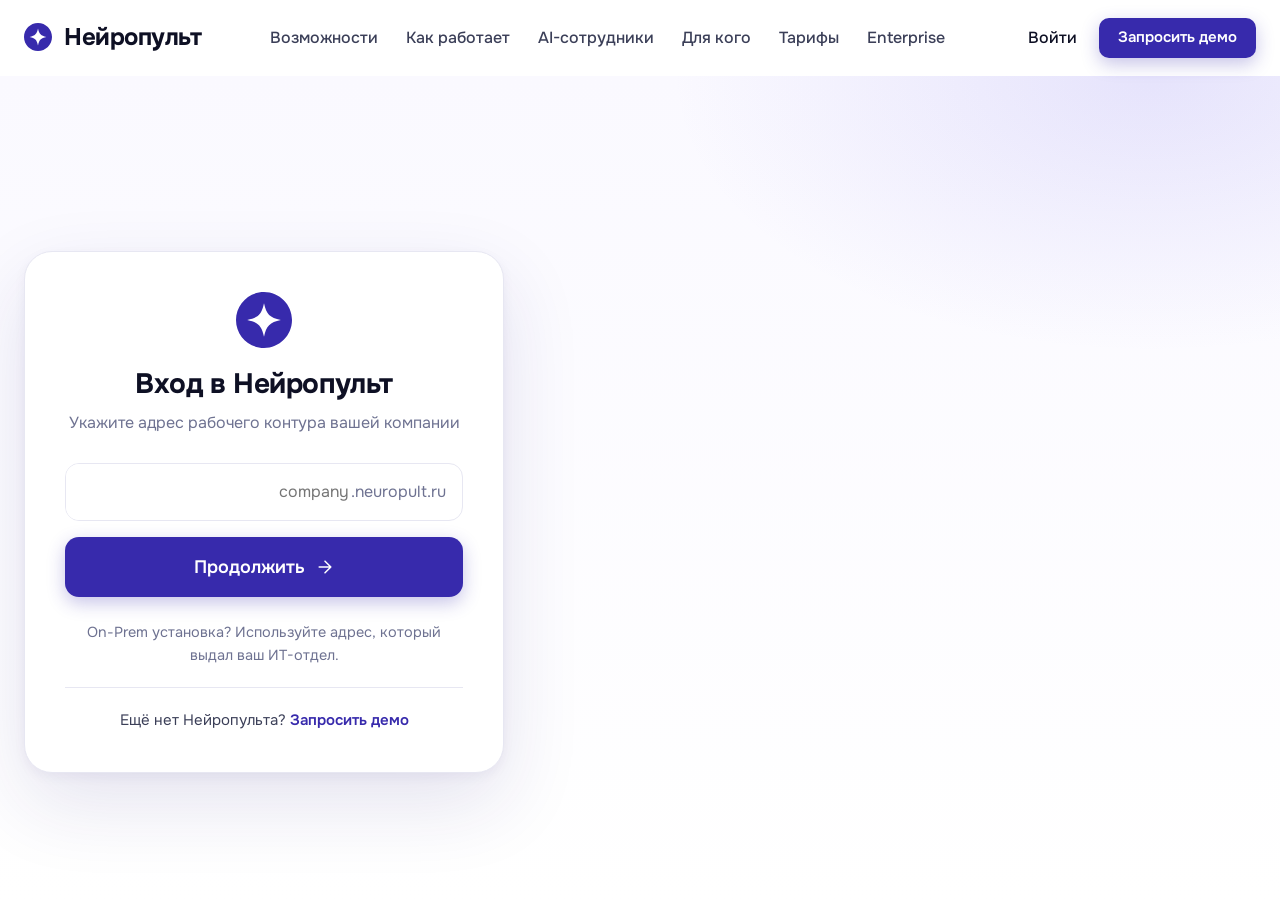
<file: login.html>
<!doctype html>
<html lang="ru">
<head>
  <meta charset="utf-8">
  <meta name="viewport" content="width=device-width, initial-scale=1">
  <title>Вход — Нейропульт</title>
  <meta name="description" content="Вход в рабочий контур Нейропульта вашей компании.">
  <link rel="icon" href="favicon.ico" sizes="any">
  <link rel="icon" href="assets/images/favicon.svg" type="image/svg+xml">
  <link rel="apple-touch-icon" href="assets/images/apple-touch-icon.png">
  <link rel="preconnect" href="https://fonts.googleapis.com">
  <link rel="preconnect" href="https://fonts.gstatic.com" crossorigin>
  <link href="https://fonts.googleapis.com/css2?family=Onest:wght@400;500;600;700&display=swap" rel="stylesheet">
  <link rel="stylesheet" href="assets/css/style.css?v=1792591641">
</head>
<body>

<header class="site-header">
  <div class="container site-header__inner">
    <a href="index.html" class="logo" aria-label="Нейропульт — на главную"><img src="assets/images/logo.svg" alt="" width="28" height="28">Нейропульт</a>
    <nav class="nav" aria-label="Основная навигация">
      <a class="nav__link" href="features.html">Возможности</a>
      <a class="nav__link" href="how-it-works.html">Как работает</a>
      <a class="nav__link" href="agents.html">AI-сотрудники</a>
      <a class="nav__link" href="solutions.html">Для кого</a>
      <a class="nav__link" href="pricing.html">Тарифы</a>
      <a class="nav__link" href="enterprise.html">Enterprise</a>
    </nav>
    <div class="header-actions">
      <a class="login" href="login.html">Войти</a>
      <a class="btn btn--primary btn--sm" href="demo.html">Запросить демо</a>
      <button class="burger" type="button" aria-label="Меню" aria-expanded="false" aria-controls="mobile-menu"><svg class="i i--lg"><use href="assets/images/icons.svg#menu"/></svg></button>
    </div>
  </div>
</header>
<div class="mobile-menu" id="mobile-menu">
  <a href="features.html">Возможности</a>
  <a href="how-it-works.html">Как работает</a>
  <a href="agents.html">AI-сотрудники</a>
  <a href="solutions.html">Для кого</a>
  <a href="pricing.html">Тарифы</a>
  <a href="enterprise.html">Enterprise</a>
  <a href="login.html" aria-current="page">Войти</a>
  <a class="btn btn--primary btn--lg" href="demo.html">Запросить демо</a>
</div>

<main class="auth page-hero">
  <div class="container">
    <div class="auth__card reveal">
      <img class="logo-mark" src="assets/images/logo.svg" alt="" width="56" height="56">
      <h1 class="h3" style="font-size:28px">Вход в Нейропульт</h1>
      <p class="muted" style="margin-top:10px">Укажите адрес рабочего контура вашей компании</p>
      <form data-login novalidate>
        <label class="visually-hidden" for="ws">Адрес рабочего контура</label>
        <div class="domain-input"><input id="ws" type="text" placeholder="company" autocomplete="off" autocapitalize="off" spellcheck="false"><span>.neuropult.ru</span></div>
        <button class="btn btn--primary btn--lg btn--block" style="margin-top:16px" type="submit">Продолжить<svg class="i"><use href="assets/images/icons.svg#arrow-right"/></svg></button>
      </form>
      <p class="muted" style="margin-top:24px;font-size:14.5px">On-Prem установка? Используйте адрес, который выдал ваш ИТ-отдел.</p>
      <p style="margin-top:20px;padding-top:20px;border-top:1px solid var(--line);font-size:15px">Ещё нет Нейропульта? <a class="text-brand" style="font-weight:600" href="demo.html">Запросить демо</a></p>
    </div>
  </div>
</main>

<script src="assets/js/main.js?v=1792591641" defer></script>
</body>
</html>
</file>
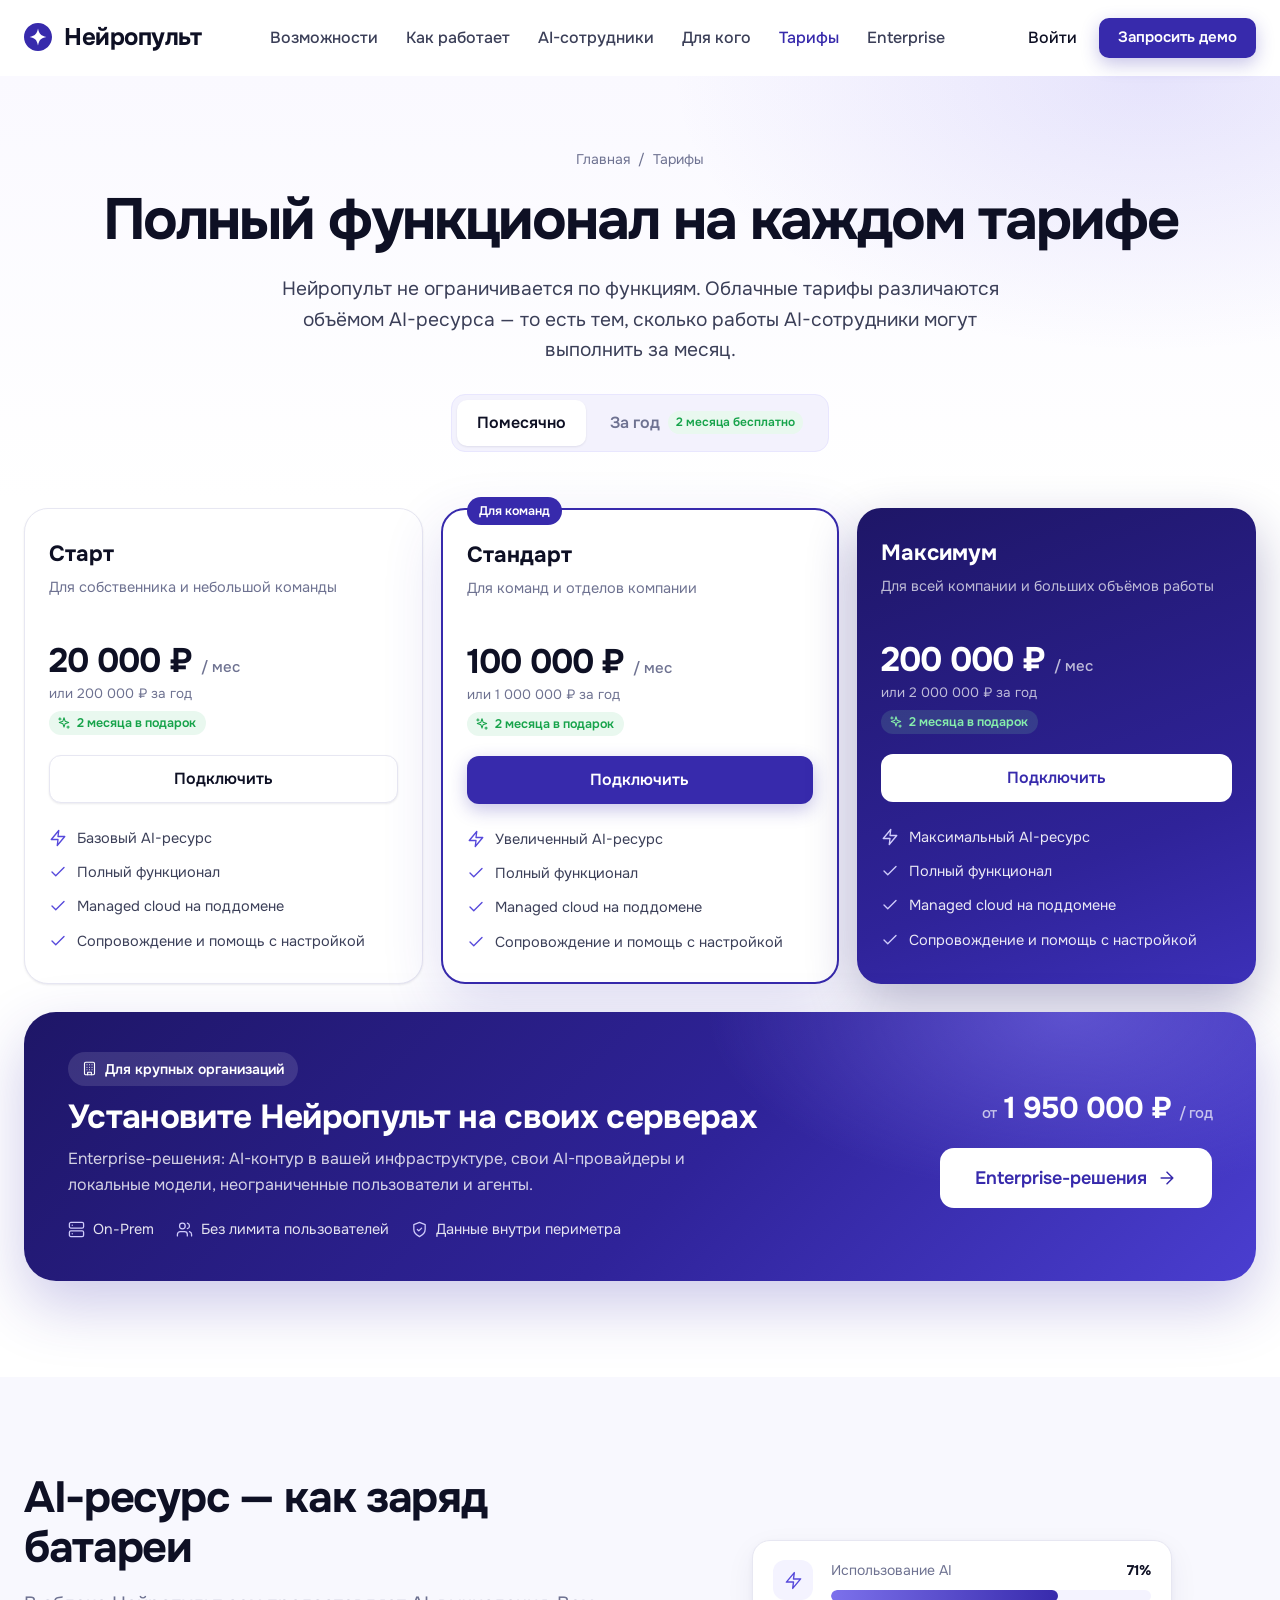
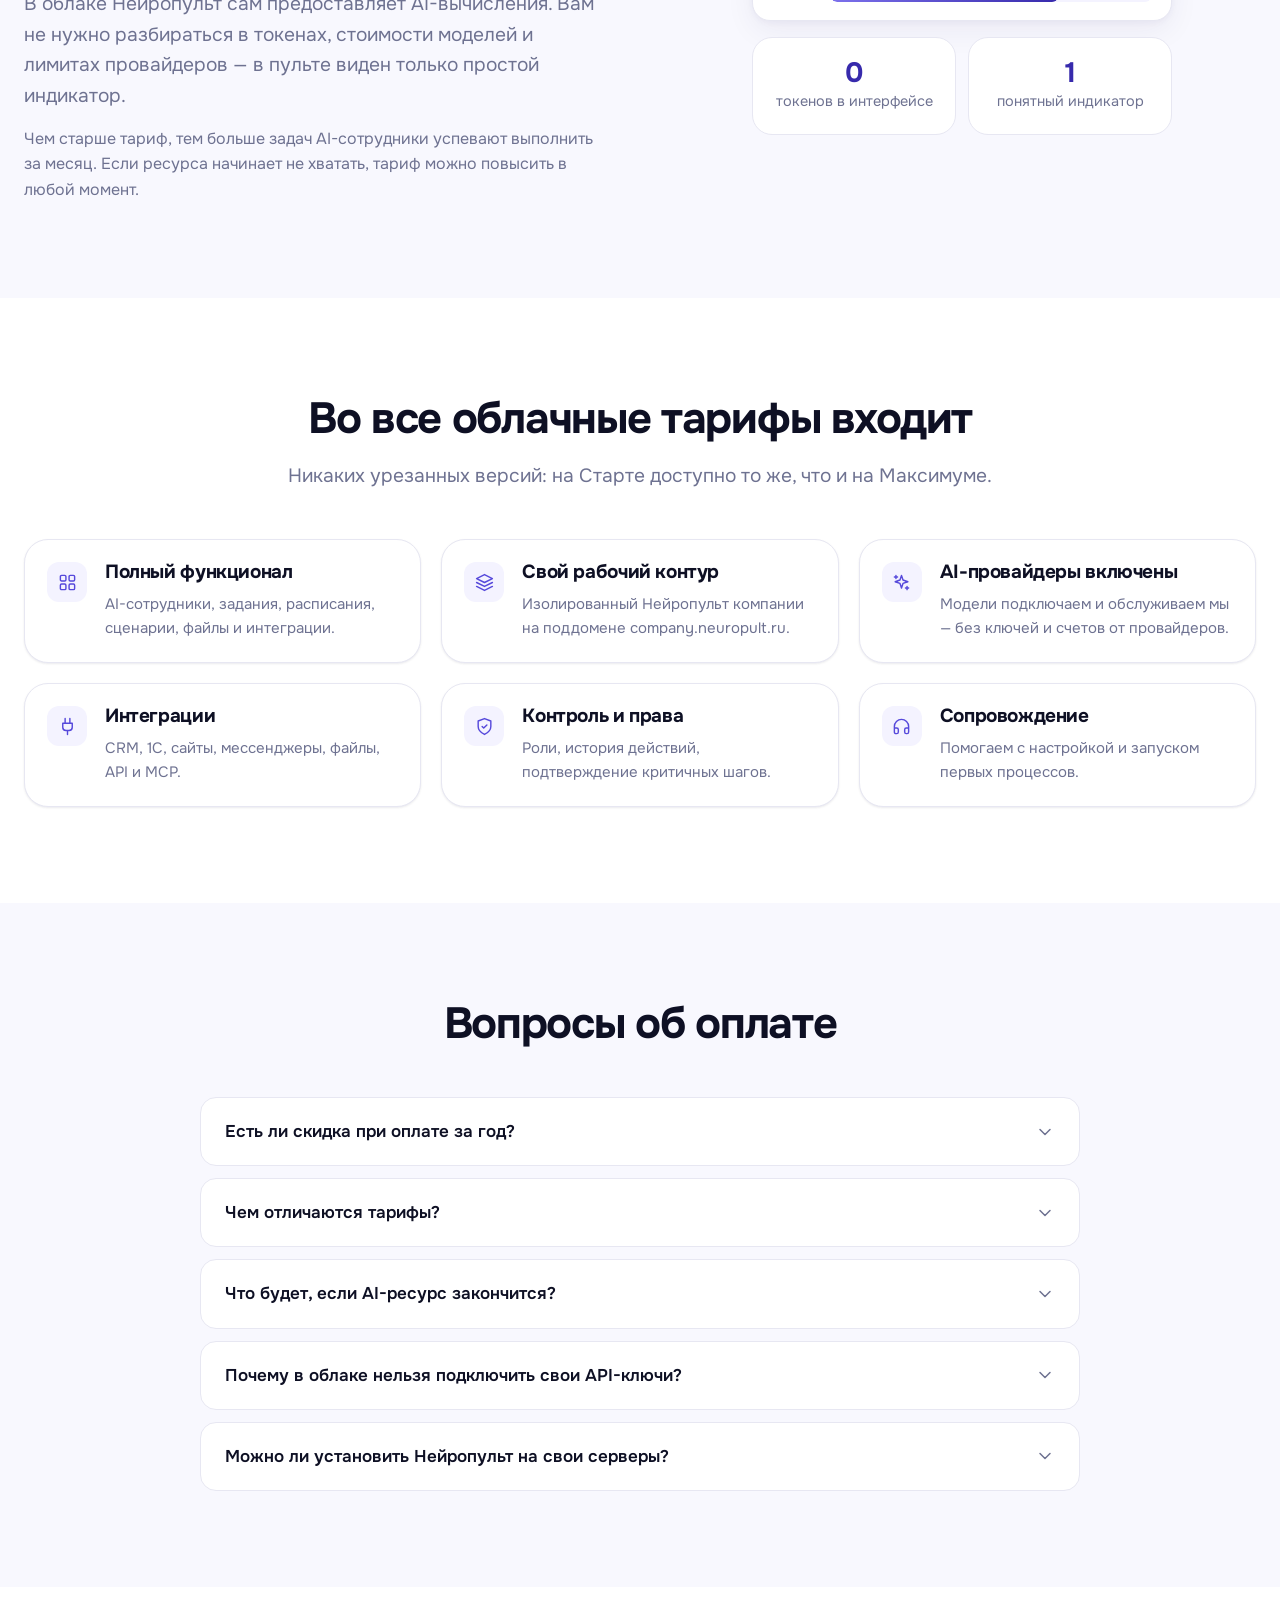
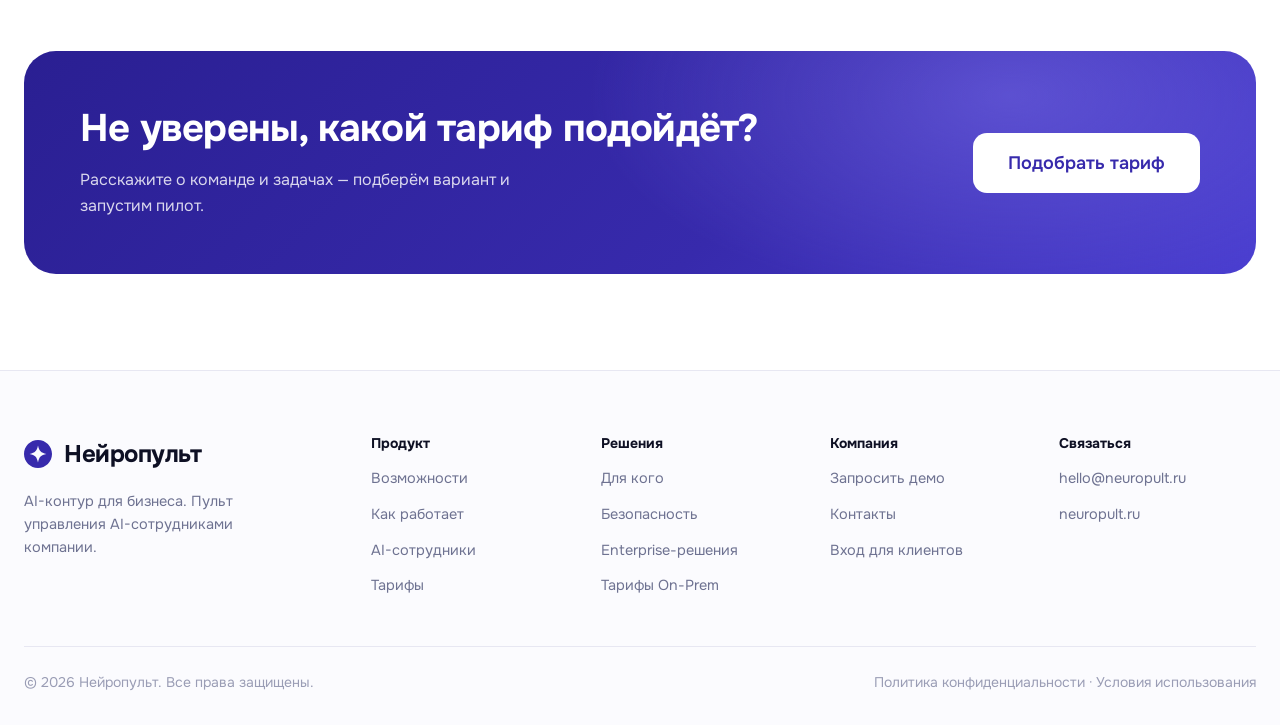
<file: pricing.html>
<!doctype html>
<html lang="ru">
<head>
  <meta charset="utf-8">
  <meta name="viewport" content="width=device-width, initial-scale=1">
  <title>Тарифы — Нейропульт</title>
  <meta name="description" content="Облачные тарифы Нейропульта: Старт 20 000 ₽/мес, Стандарт 100 000 ₽/мес и Максимум 200 000 ₽/мес. При оплате за год — 2 месяца бесплатно.">
  <link rel="icon" href="favicon.ico" sizes="any">
  <link rel="icon" href="assets/images/favicon.svg" type="image/svg+xml">
  <link rel="apple-touch-icon" href="assets/images/apple-touch-icon.png">
  <link rel="preconnect" href="https://fonts.googleapis.com">
  <link rel="preconnect" href="https://fonts.gstatic.com" crossorigin>
  <link href="https://fonts.googleapis.com/css2?family=Onest:wght@400;500;600;700&display=swap" rel="stylesheet">
  <link rel="stylesheet" href="assets/css/style.css?v=1792591641">
</head>
<body>

<header class="site-header">
  <div class="container site-header__inner">
    <a href="index.html" class="logo" aria-label="Нейропульт — на главную"><img src="assets/images/logo.svg" alt="" width="28" height="28">Нейропульт</a>
    <nav class="nav" aria-label="Основная навигация">
      <a class="nav__link" href="features.html">Возможности</a>
      <a class="nav__link" href="how-it-works.html">Как работает</a>
      <a class="nav__link" href="agents.html">AI-сотрудники</a>
      <a class="nav__link" href="solutions.html">Для кого</a>
      <a class="nav__link is-active" href="pricing.html" aria-current="page">Тарифы</a>
      <a class="nav__link" href="enterprise.html">Enterprise</a>
    </nav>
    <div class="header-actions">
      <a class="login" href="login.html">Войти</a>
      <a class="btn btn--primary btn--sm" href="demo.html">Запросить демо</a>
      <button class="burger" type="button" aria-label="Меню" aria-expanded="false" aria-controls="mobile-menu"><svg class="i i--lg"><use href="assets/images/icons.svg#menu"/></svg></button>
    </div>
  </div>
</header>
<div class="mobile-menu" id="mobile-menu">
  <a href="features.html">Возможности</a>
  <a href="how-it-works.html">Как работает</a>
  <a href="agents.html">AI-сотрудники</a>
  <a href="solutions.html">Для кого</a>
  <a href="pricing.html" aria-current="page">Тарифы</a>
  <a href="enterprise.html">Enterprise</a>
  <a href="login.html">Войти</a>
  <a class="btn btn--primary btn--lg" href="demo.html">Запросить демо</a>
</div>

<main>

  <section class="page-hero page-hero--center" style="padding-bottom:48px">
    <div class="container">
      <nav class="breadcrumbs reveal" aria-label="Хлебные крошки"><a href="index.html">Главная</a><span>/</span><span>Тарифы</span></nav>
      <h1 class="page-hero__title reveal">Полный функционал на&nbsp;каждом тарифе</h1>
      <p class="lead reveal reveal-d1">Нейропульт не ограничивается по функциям. Облачные тарифы различаются объёмом AI-ресурса — то есть тем, сколько работы AI-сотрудники могут выполнить за месяц.</p>
      <div class="billing-switch reveal reveal-d2" data-billing role="group" aria-label="Период оплаты">
        <button type="button" class="is-active" data-period="month">Помесячно</button>
        <button type="button" data-period="year">За год <span class="save">2 месяца бесплатно</span></button>
      </div>
    </div>
  </section>

  <section class="section" id="plans" style="padding-top:8px">
    <div class="container">
      <div class="plans plans--3">
        <article class="plan reveal">
          <div class="plan__name">Старт</div>
          <p class="plan__for">Для собственника и небольшой команды</p>
          <div class="plan__price"><span data-month="20 000 ₽" data-year="200 000 ₽">20 000 ₽</span> <small data-month="/ мес" data-year="/ год">/ мес</small></div>
          <div class="plan__note plan__note--billing"><span class="plan__alt" data-month="или 200 000 ₽ за год" data-year="≈ 16 667 ₽ в месяц">или 200 000 ₽ за год</span><span class="plan__save"><svg class="i" aria-hidden="true"><use href="assets/images/icons.svg#sparkles"/></svg><span data-month="2 месяца в подарок" data-year="Экономия 40 000 ₽">2 месяца в подарок</span></span></div>
          <a class="btn btn--ghost btn--block" href="demo.html?plan=start">Подключить</a>
          <ul>
            <li><svg class="i"><use href="assets/images/icons.svg#zap"/></svg>Базовый AI-ресурс</li>
            <li><svg class="i"><use href="assets/images/icons.svg#check"/></svg>Полный функционал</li>
            <li><svg class="i"><use href="assets/images/icons.svg#check"/></svg>Managed cloud на поддомене</li>
            <li><svg class="i"><use href="assets/images/icons.svg#check"/></svg>Сопровождение и помощь с настройкой</li>
          </ul>
        </article>
        <article class="plan plan--featured reveal reveal-d1">
          <span class="plan__badge">Для команд</span>
          <div class="plan__name">Стандарт</div>
          <p class="plan__for">Для команд и отделов компании</p>
          <div class="plan__price"><span data-month="100 000 ₽" data-year="1 000 000 ₽">100 000 ₽</span> <small data-month="/ мес" data-year="/ год">/ мес</small></div>
          <div class="plan__note plan__note--billing"><span class="plan__alt" data-month="или 1 000 000 ₽ за год" data-year="≈ 83 333 ₽ в месяц">или 1 000 000 ₽ за год</span><span class="plan__save"><svg class="i" aria-hidden="true"><use href="assets/images/icons.svg#sparkles"/></svg><span data-month="2 месяца в подарок" data-year="Экономия 200 000 ₽">2 месяца в подарок</span></span></div>
          <a class="btn btn--primary btn--block" href="demo.html?plan=standard">Подключить</a>
          <ul>
            <li><svg class="i"><use href="assets/images/icons.svg#zap"/></svg>Увеличенный AI-ресурс</li>
            <li><svg class="i"><use href="assets/images/icons.svg#check"/></svg>Полный функционал</li>
            <li><svg class="i"><use href="assets/images/icons.svg#check"/></svg>Managed cloud на поддомене</li>
            <li><svg class="i"><use href="assets/images/icons.svg#check"/></svg>Сопровождение и помощь с настройкой</li>
          </ul>
        </article>
        <article class="plan plan--dark reveal reveal-d2">
          <div class="plan__name">Максимум</div>
          <p class="plan__for">Для всей компании и больших объёмов работы</p>
          <div class="plan__price"><span data-month="200 000 ₽" data-year="2 000 000 ₽">200 000 ₽</span> <small data-month="/ мес" data-year="/ год">/ мес</small></div>
          <div class="plan__note plan__note--billing"><span class="plan__alt" data-month="или 2 000 000 ₽ за год" data-year="≈ 166 667 ₽ в месяц">или 2 000 000 ₽ за год</span><span class="plan__save"><svg class="i" aria-hidden="true"><use href="assets/images/icons.svg#sparkles"/></svg><span data-month="2 месяца в подарок" data-year="Экономия 400 000 ₽">2 месяца в подарок</span></span></div>
          <a class="btn btn--white btn--block" href="demo.html?plan=max">Подключить</a>
          <ul>
            <li><svg class="i"><use href="assets/images/icons.svg#zap"/></svg>Максимальный AI-ресурс</li>
            <li><svg class="i"><use href="assets/images/icons.svg#check"/></svg>Полный функционал</li>
            <li><svg class="i"><use href="assets/images/icons.svg#check"/></svg>Managed cloud на поддомене</li>
            <li><svg class="i"><use href="assets/images/icons.svg#check"/></svg>Сопровождение и помощь с настройкой</li>
          </ul>
        </article>
      </div>

      <a href="enterprise.html" class="ent-teaser reveal">
        <div class="ent-teaser__text">
          <span class="ent-teaser__eyebrow"><svg class="i"><use href="assets/images/icons.svg#building"/></svg>Для крупных организаций</span>
          <h2>Установите Нейропульт на своих серверах</h2>
          <p>Enterprise-решения: AI-контур в вашей инфраструктуре, свои AI-провайдеры и локальные модели, неограниченные пользователи и агенты.</p>
          <div class="ent-teaser__meta">
            <span><svg class="i"><use href="assets/images/icons.svg#server"/></svg>On-Prem</span>
            <span><svg class="i"><use href="assets/images/icons.svg#users"/></svg>Без лимита пользователей</span>
            <span><svg class="i"><use href="assets/images/icons.svg#shield-check"/></svg>Данные внутри периметра</span>
          </div>
        </div>
        <div class="ent-teaser__side">
          <div class="ent-teaser__price"><small>от</small> 1 950 000 ₽ <small>/ год</small></div>
          <span class="btn btn--white btn--lg">Enterprise-решения<svg class="i"><use href="assets/images/icons.svg#arrow-right"/></svg></span>
        </div>
      </a>
    </div>
  </section>

  <!-- AI-ресурс -->
  <section class="section section--soft">
    <div class="container split split--even">
      <div class="reveal">
        <h2 class="h2">AI-ресурс — как заряд батареи</h2>
        <p class="lead muted" style="margin-top:16px">В облаке Нейропульт сам предоставляет AI-вычисления. Вам не нужно разбираться в токенах, стоимости моделей и лимитах провайдеров — в пульте виден только простой индикатор.</p>
        <p class="muted" style="margin-top:14px">Чем старше тариф, тем больше задач AI-сотрудники успевают выполнить за месяц. Если ресурса начинает не хватать, тариф можно повысить в любой момент.</p>
      </div>
      <div class="reveal reveal-d1" style="display:flex;flex-direction:column;gap:16px;align-items:center">
        <div class="charge" style="width:100%"><span class="ico ico--sm c-violet"><svg class="i"><use href="assets/images/icons.svg#zap"/></svg></span><div style="flex:1"><div style="display:flex;justify-content:space-between;margin-bottom:8px;font-size:14px"><span class="muted">Использование AI</span><b>71%</b></div><div class="charge__bar"><span></span></div></div></div>
        <div class="grid grid--2" style="width:100%;max-width:420px;gap:12px">
          <div class="stat" style="padding:20px"><b style="font-size:28px">0</b><span>токенов в интерфейсе</span></div>
          <div class="stat" style="padding:20px"><b style="font-size:28px">1</b><span>понятный индикатор</span></div>
        </div>
      </div>
    </div>
  </section>

  <!-- Во все тарифы входит -->
  <section class="section">
    <div class="container">
      <div class="section-head reveal">
        <h2 class="h2">Во все облачные тарифы входит</h2>
        <p class="lead">Никаких урезанных версий: на Старте доступно то же, что и на Максимуме.</p>
      </div>
      <div class="grid grid--3">
        <div class="card card--row card--compact reveal"><span class="ico ico--sm c-violet"><svg class="i"><use href="assets/images/icons.svg#grid"/></svg></span><div><h3>Полный функционал</h3><p>AI-сотрудники, задания, расписания, сценарии, файлы и интеграции.</p></div></div>
        <div class="card card--row card--compact reveal reveal-d1"><span class="ico ico--sm c-violet"><svg class="i"><use href="assets/images/icons.svg#layers"/></svg></span><div><h3>Свой рабочий контур</h3><p>Изолированный Нейропульт компании на поддомене company.neuropult.ru.</p></div></div>
        <div class="card card--row card--compact reveal reveal-d2"><span class="ico ico--sm c-violet"><svg class="i"><use href="assets/images/icons.svg#sparkles"/></svg></span><div><h3>AI-провайдеры включены</h3><p>Модели подключаем и обслуживаем мы — без ключей и счетов от провайдеров.</p></div></div>
        <div class="card card--row card--compact reveal"><span class="ico ico--sm c-violet"><svg class="i"><use href="assets/images/icons.svg#plug"/></svg></span><div><h3>Интеграции</h3><p>CRM, 1С, сайты, мессенджеры, файлы, API и MCP.</p></div></div>
        <div class="card card--row card--compact reveal reveal-d1"><span class="ico ico--sm c-violet"><svg class="i"><use href="assets/images/icons.svg#shield-check"/></svg></span><div><h3>Контроль и права</h3><p>Роли, история действий, подтверждение критичных шагов.</p></div></div>
        <div class="card card--row card--compact reveal reveal-d2"><span class="ico ico--sm c-violet"><svg class="i"><use href="assets/images/icons.svg#headphones"/></svg></span><div><h3>Сопровождение</h3><p>Помогаем с настройкой и запуском первых процессов.</p></div></div>
      </div>
    </div>
  </section>

  <!-- FAQ -->
  <section class="section section--soft">
    <div class="container">
      <div class="section-head reveal"><h2 class="h2">Вопросы об оплате</h2></div>
      <div class="faq reveal">
        <details>
          <summary>Есть ли скидка при оплате за год?<svg class="i"><use href="assets/images/icons.svg#chevron-down"/></svg></summary>
          <div class="faq__body"><p>Да. При оплате за год вы платите за 10 месяцев — 2 месяца получаете бесплатно. Например, Стандарт за год стоит 1 000 000 ₽ вместо 1 200 000 ₽.</p></div>
        </details>
        <details>
          <summary>Чем отличаются тарифы?<svg class="i"><use href="assets/images/icons.svg#chevron-down"/></svg></summary>
          <div class="faq__body"><p>Функционал одинаковый на всех тарифах. Различается объём AI-ресурса — сколько работы AI-сотрудники могут выполнить за месяц.</p></div>
        </details>
        <details>
          <summary>Что будет, если AI-ресурс закончится?<svg class="i"><use href="assets/images/icons.svg#chevron-down"/></svg></summary>
          <div class="faq__body"><p>Индикатор «Использование AI» в пульте показывает расход заранее. Если ресурса не хватает, можно перейти на старший тариф.</p></div>
        </details>
        <details>
          <summary>Почему в облаке нельзя подключить свои API-ключи?<svg class="i"><use href="assets/images/icons.svg#chevron-down"/></svg></summary>
          <div class="faq__body"><p>В облачных тарифах AI-провайдерами управляет Нейропульт — это позволяет держать фиксированную цену и не показывать клиенту токены. Свои провайдеры и локальные модели доступны в <a class="text-brand" href="enterprise.html">Enterprise-решениях</a>.</p></div>
        </details>
        <details>
          <summary>Можно ли установить Нейропульт на свои серверы?<svg class="i"><use href="assets/images/icons.svg#chevron-down"/></svg></summary>
          <div class="faq__body"><p>Да. Для этого есть отдельная линейка тарифов — Корпоративный, Расширенный и Индивидуальный. <a class="text-brand" href="enterprise.html">Подробнее об Enterprise-решениях</a>.</p></div>
        </details>
      </div>
    </div>
  </section>

  <section class="section section--tight">
    <div class="container">
      <div class="cta cta--dark reveal">
        <div>
          <h2>Не уверены, какой тариф подойдёт?</h2>
          <p>Расскажите о команде и задачах — подберём вариант и запустим пилот.</p>
        </div>
        <div class="hero__actions" style="margin-top:0"><a class="btn btn--white btn--lg" href="demo.html">Подобрать тариф</a></div>
      </div>
    </div>
  </section>

</main>

<footer class="site-footer">
  <div class="container">
    <div class="footer-grid">
      <div class="footer-brand">
        <a href="index.html" class="logo"><img src="assets/images/logo.svg" alt="" width="28" height="28">Нейропульт</a>
        <p>AI-контур для бизнеса. Пульт управления AI-сотрудниками компании.</p>
      </div>
      <div class="footer-col"><h4>Продукт</h4><ul><li><a href="features.html">Возможности</a></li><li><a href="how-it-works.html">Как работает</a></li><li><a href="agents.html">AI-сотрудники</a></li><li><a href="pricing.html">Тарифы</a></li></ul></div>
      <div class="footer-col"><h4>Решения</h4><ul><li><a href="solutions.html">Для кого</a></li><li><a href="security.html">Безопасность</a></li><li><a href="enterprise.html">Enterprise-решения</a></li><li><a href="enterprise.html#plans">Тарифы On-Prem</a></li></ul></div>
      <div class="footer-col"><h4>Компания</h4><ul><li><a href="demo.html">Запросить демо</a></li><li><a href="demo.html#contacts">Контакты</a></li><li><a href="login.html">Вход для клиентов</a></li></ul></div>
      <div class="footer-col"><h4>Связаться</h4><ul><li><a href="mailto:hello@neuropult.ru">hello@neuropult.ru</a></li><li><a href="https://neuropult.ru">neuropult.ru</a></li></ul></div>
    </div>
    <div class="footer-bottom">
      <span>© <span data-current-year>2026</span> Нейропульт. Все права защищены.</span>
      <span><a href="#">Политика конфиденциальности</a> · <a href="#">Условия использования</a></span>
    </div>
  </div>
</footer>

<script src="assets/js/main.js?v=1792591641" defer></script>
</body>
</html>
</file>
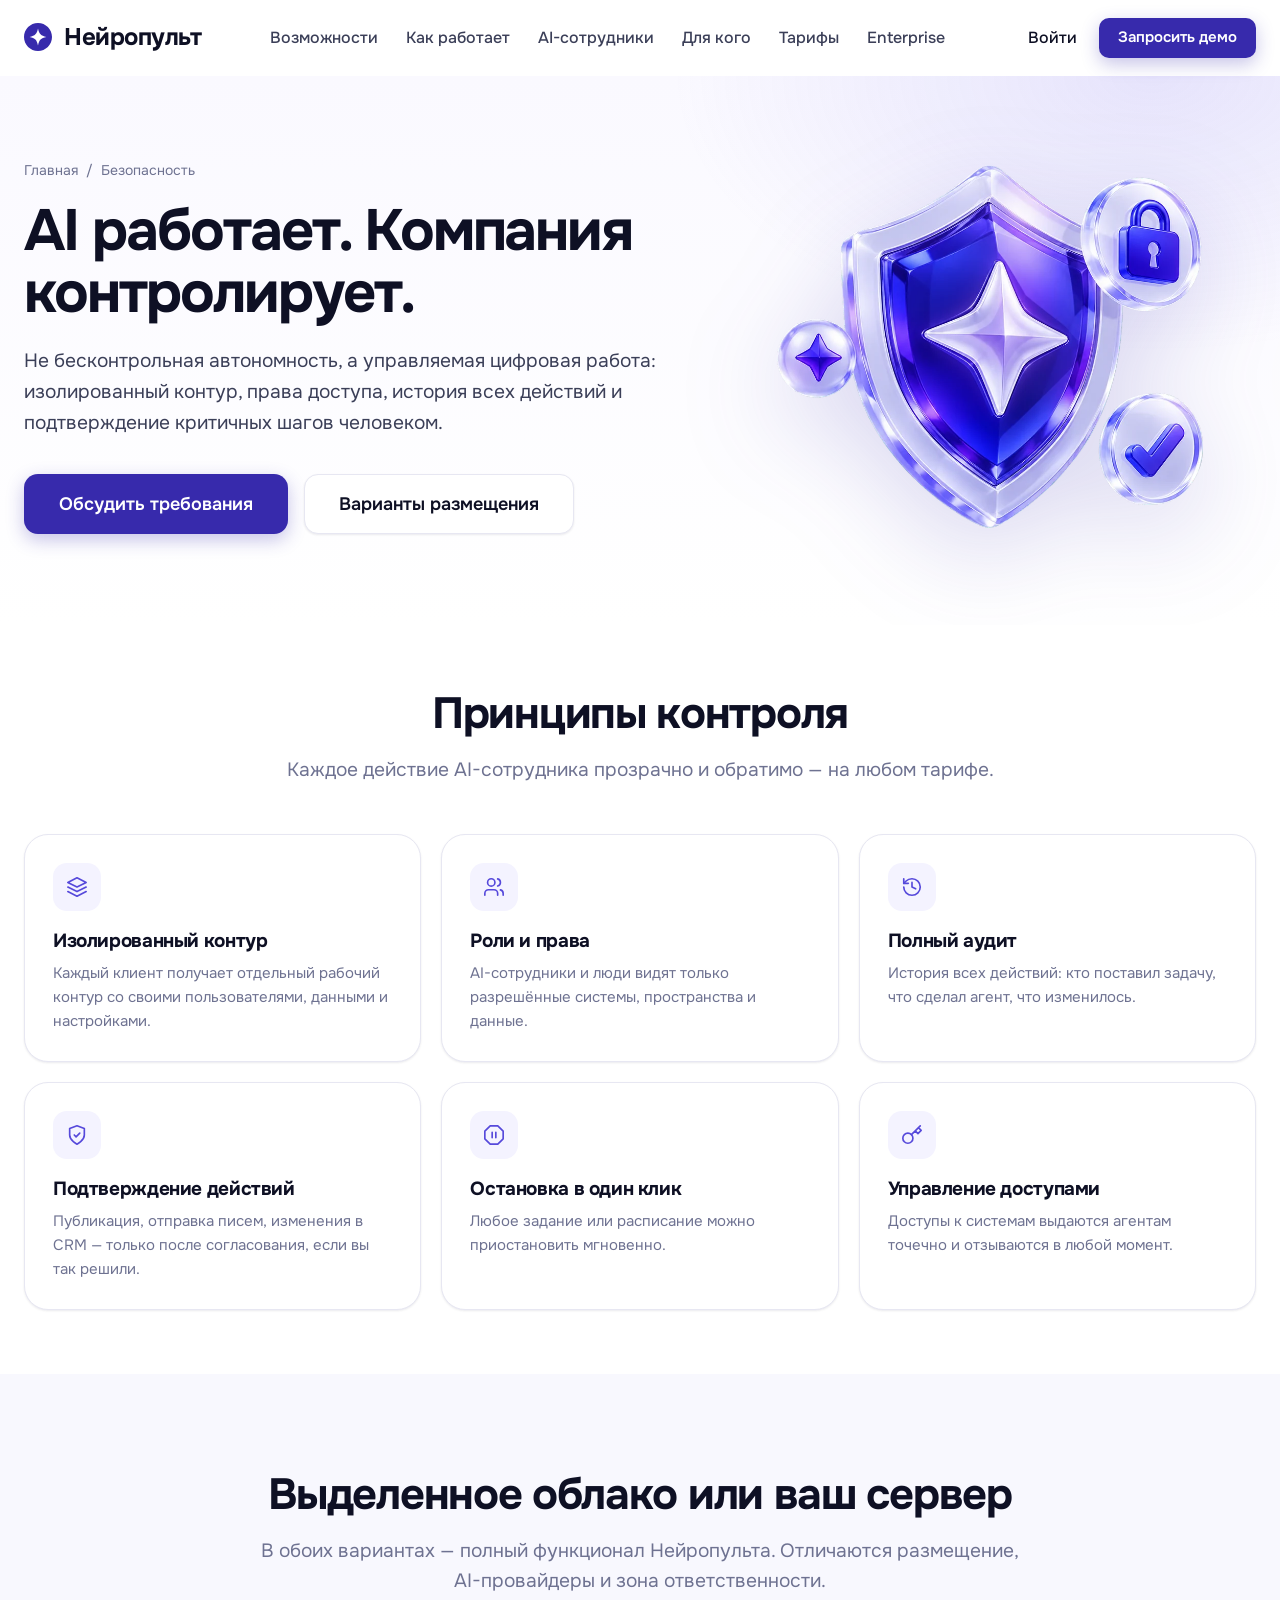
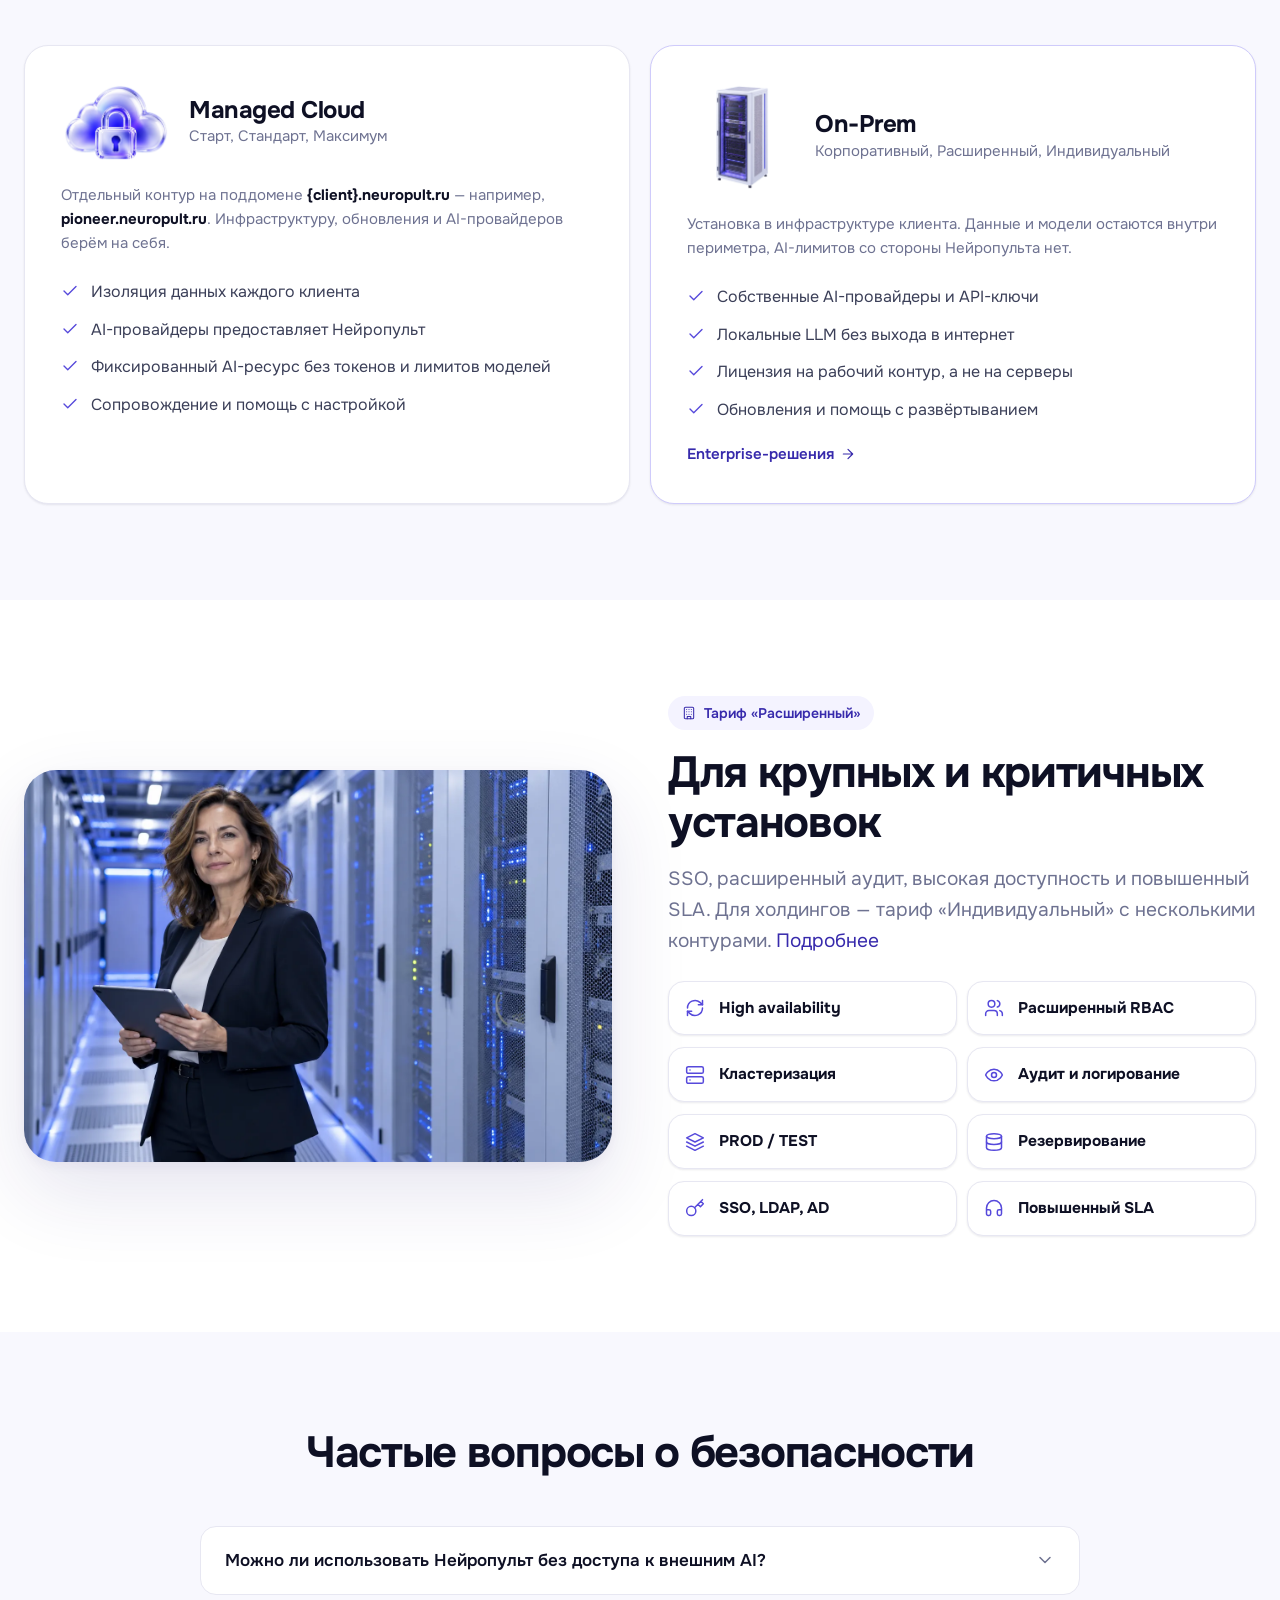
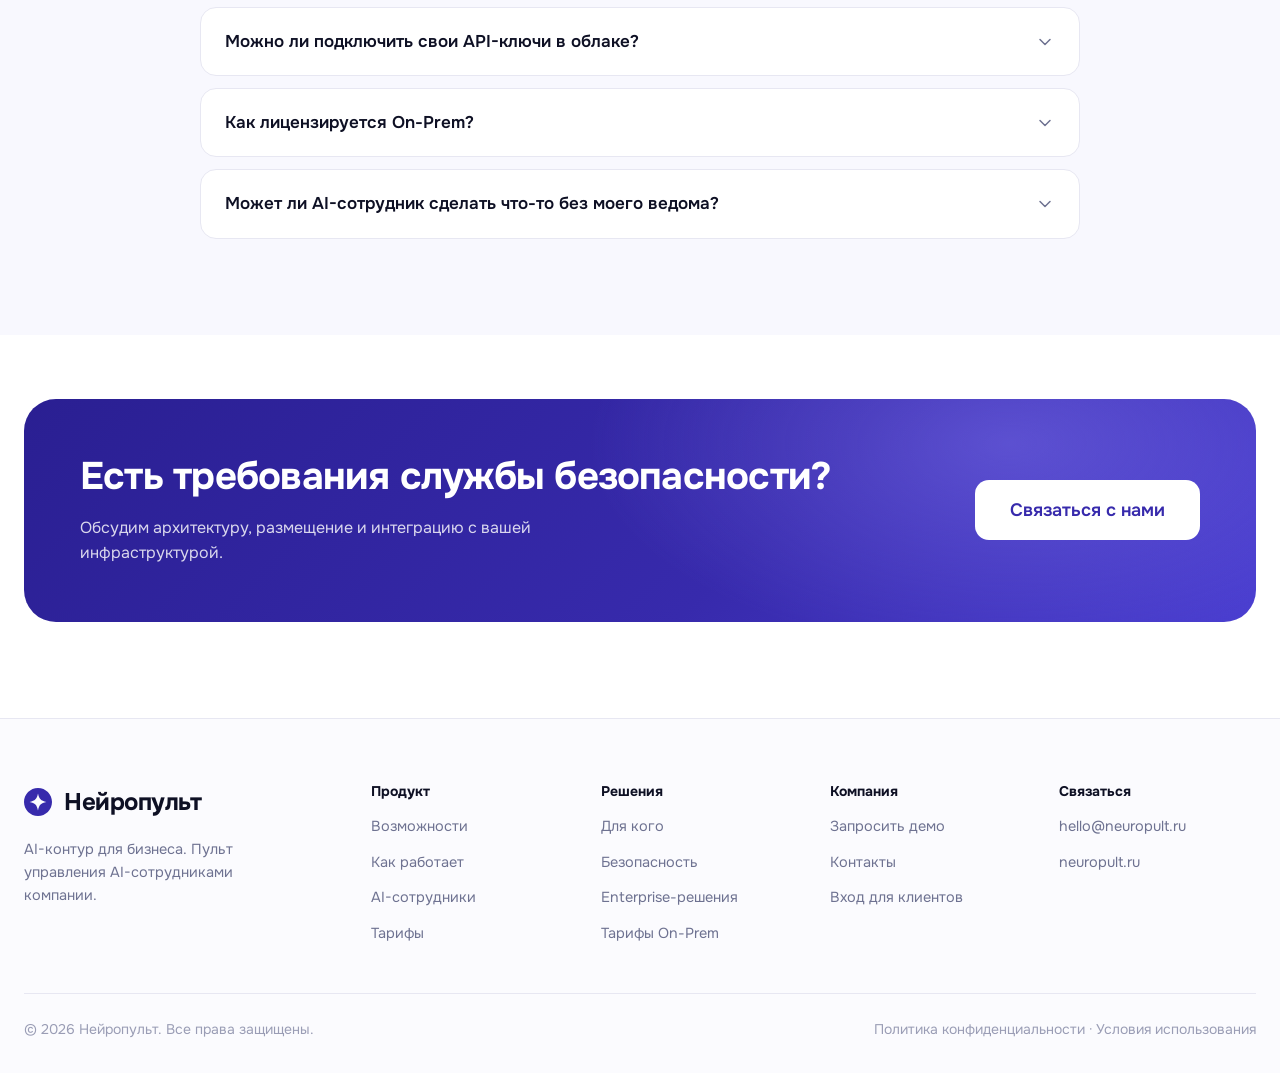
<file: security.html>
<!doctype html>
<html lang="ru">
<head>
  <meta charset="utf-8">
  <meta name="viewport" content="width=device-width, initial-scale=1">
  <title>Безопасность и размещение — Нейропульт</title>
  <meta name="description" content="Изолированные облачные контуры и On-Prem установка в инфраструктуре клиента: права, аудит, подтверждение действий, SSO, LDAP и локальные LLM.">
  <link rel="icon" href="favicon.ico" sizes="any">
  <link rel="icon" href="assets/images/favicon.svg" type="image/svg+xml">
  <link rel="apple-touch-icon" href="assets/images/apple-touch-icon.png">
  <link rel="preconnect" href="https://fonts.googleapis.com">
  <link rel="preconnect" href="https://fonts.gstatic.com" crossorigin>
  <link href="https://fonts.googleapis.com/css2?family=Onest:wght@400;500;600;700&display=swap" rel="stylesheet">
  <link rel="stylesheet" href="assets/css/style.css?v=1792591641">
</head>
<body>

<header class="site-header">
  <div class="container site-header__inner">
    <a href="index.html" class="logo" aria-label="Нейропульт — на главную"><img src="assets/images/logo.svg" alt="" width="28" height="28">Нейропульт</a>
    <nav class="nav" aria-label="Основная навигация">
      <a class="nav__link" href="features.html">Возможности</a>
      <a class="nav__link" href="how-it-works.html">Как работает</a>
      <a class="nav__link" href="agents.html">AI-сотрудники</a>
      <a class="nav__link" href="solutions.html">Для кого</a>
      <a class="nav__link" href="pricing.html">Тарифы</a>
      <a class="nav__link" href="enterprise.html">Enterprise</a>
    </nav>
    <div class="header-actions">
      <a class="login" href="login.html">Войти</a>
      <a class="btn btn--primary btn--sm" href="demo.html">Запросить демо</a>
      <button class="burger" type="button" aria-label="Меню" aria-expanded="false" aria-controls="mobile-menu"><svg class="i i--lg"><use href="assets/images/icons.svg#menu"/></svg></button>
    </div>
  </div>
</header>
<div class="mobile-menu" id="mobile-menu">
  <a href="features.html">Возможности</a>
  <a href="how-it-works.html">Как работает</a>
  <a href="agents.html">AI-сотрудники</a>
  <a href="solutions.html">Для кого</a>
  <a href="pricing.html">Тарифы</a>
  <a href="enterprise.html">Enterprise</a>
  <a href="login.html">Войти</a>
  <a class="btn btn--primary btn--lg" href="demo.html">Запросить демо</a>
</div>

<main>

  <section class="page-hero">
    <div class="container page-hero__grid">
      <div>
        <nav class="breadcrumbs reveal" aria-label="Хлебные крошки"><a href="index.html">Главная</a><span>/</span><span>Безопасность</span></nav>
        <h1 class="page-hero__title reveal">AI работает. Компания контролирует.</h1>
        <p class="lead reveal reveal-d1">Не бесконтрольная автономность, а управляемая цифровая работа: изолированный контур, права доступа, история всех действий и подтверждение критичных шагов человеком.</p>
        <div class="hero__actions reveal reveal-d2">
          <a class="btn btn--primary btn--lg" href="demo.html">Обсудить требования</a>
          <a class="btn btn--ghost btn--lg" href="#deploy">Варианты размещения</a>
        </div>
      </div>
      <div class="page-hero__visual reveal reveal-d2"><img class="float" src="assets/images/shield.webp" alt="Защита данных в Нейропульте" width="900" height="777"></div>
    </div>
  </section>

  <!-- Принципы -->
  <section class="section section--tight">
    <div class="container">
      <div class="section-head reveal">
        <h2 class="h2">Принципы контроля</h2>
        <p class="lead">Каждое действие AI-сотрудника прозрачно и обратимо — на любом тарифе.</p>
      </div>
      <div class="grid grid--3">
        <div class="card card--hover reveal"><span class="ico c-violet"><svg class="i"><use href="assets/images/icons.svg#layers"/></svg></span><h3>Изолированный контур</h3><p>Каждый клиент получает отдельный рабочий контур со своими пользователями, данными и настройками.</p></div>
        <div class="card card--hover reveal reveal-d1"><span class="ico c-violet"><svg class="i"><use href="assets/images/icons.svg#users"/></svg></span><h3>Роли и права</h3><p>AI-сотрудники и люди видят только разрешённые системы, пространства и данные.</p></div>
        <div class="card card--hover reveal reveal-d2"><span class="ico c-violet"><svg class="i"><use href="assets/images/icons.svg#history"/></svg></span><h3>Полный аудит</h3><p>История всех действий: кто поставил задачу, что сделал агент, что изменилось.</p></div>
        <div class="card card--hover reveal"><span class="ico c-violet"><svg class="i"><use href="assets/images/icons.svg#shield-check"/></svg></span><h3>Подтверждение действий</h3><p>Публикация, отправка писем, изменения в CRM — только после согласования, если вы так решили.</p></div>
        <div class="card card--hover reveal reveal-d1"><span class="ico c-violet"><svg class="i"><use href="assets/images/icons.svg#stop"/></svg></span><h3>Остановка в один клик</h3><p>Любое задание или расписание можно приостановить мгновенно.</p></div>
        <div class="card card--hover reveal reveal-d2"><span class="ico c-violet"><svg class="i"><use href="assets/images/icons.svg#key"/></svg></span><h3>Управление доступами</h3><p>Доступы к системам выдаются агентам точечно и отзываются в любой момент.</p></div>
      </div>
    </div>
  </section>

  <!-- Размещение -->
  <section class="section section--soft" id="deploy">
    <div class="container">
      <div class="section-head reveal">
        <h2 class="h2">Выделенное облако или ваш сервер</h2>
        <p class="lead">В обоих вариантах — полный функционал Нейропульта. Отличаются размещение, AI-провайдеры и зона ответственности.</p>
      </div>
      <div class="grid grid--2">
        <div class="card reveal" style="padding:36px">
          <div class="card--row" style="align-items:center;margin-bottom:20px"><img src="assets/images/cloud.webp" alt="" width="900" height="663" style="width:110px" loading="lazy"><div><h3 style="font-size:24px;margin:0">Managed Cloud</h3><p>Старт, Стандарт, Максимум</p></div></div>
          <p>Отдельный контур на поддомене <b style="color:var(--ink)">{client}.neuropult.ru</b> — например, <b style="color:var(--ink)">pioneer.neuropult.ru</b>. Инфраструктуру, обновления и AI-провайдеров берём на себя.</p>
          <ul class="check-list">
            <li><svg class="i"><use href="assets/images/icons.svg#check"/></svg>Изоляция данных каждого клиента</li>
            <li><svg class="i"><use href="assets/images/icons.svg#check"/></svg>AI-провайдеры предоставляет Нейропульт</li>
            <li><svg class="i"><use href="assets/images/icons.svg#check"/></svg>Фиксированный AI-ресурс без токенов и лимитов моделей</li>
            <li><svg class="i"><use href="assets/images/icons.svg#check"/></svg>Сопровождение и помощь с настройкой</li>
          </ul>
        </div>
        <div class="card reveal reveal-d1" style="padding:36px;border-color:var(--brand-200)">
          <div class="card--row" style="align-items:center;margin-bottom:20px"><img src="assets/images/server.webp" alt="" width="484" height="900" style="width:110px;height:110px;object-fit:contain" loading="lazy"><div><h3 style="font-size:24px;margin:0">On-Prem</h3><p>Корпоративный, Расширенный, Индивидуальный</p></div></div>
          <p>Установка в инфраструктуре клиента. Данные и модели остаются внутри периметра, AI-лимитов со стороны Нейропульта нет.</p>
          <ul class="check-list">
            <li><svg class="i"><use href="assets/images/icons.svg#check"/></svg>Собственные AI-провайдеры и API-ключи</li>
            <li><svg class="i"><use href="assets/images/icons.svg#check"/></svg>Локальные LLM без выхода в интернет</li>
            <li><svg class="i"><use href="assets/images/icons.svg#check"/></svg>Лицензия на рабочий контур, а не на серверы</li>
            <li><svg class="i"><use href="assets/images/icons.svg#check"/></svg>Обновления и помощь с развёртыванием</li>
          </ul>
          <a class="link-arrow" style="margin-top:20px" href="enterprise.html">Enterprise-решения <svg class="i"><use href="assets/images/icons.svg#arrow-right"/></svg></a>
        </div>
      </div>
    </div>
  </section>

  <!-- Enterprise -->
  <section class="section">
    <div class="container split split--even">
      <div class="persona__media reveal"><img src="assets/images/persona-enterprise.webp" alt="ИТ-директор в серверной" width="1400" height="933" loading="lazy"></div>
      <div class="reveal reveal-d1">
        <span class="eyebrow"><svg class="i"><use href="assets/images/icons.svg#building"/></svg>Тариф «Расширенный»</span>
        <h2 class="h2">Для крупных и критичных установок</h2>
        <p class="lead muted" style="margin-top:16px">SSO, расширенный аудит, высокая доступность и повышенный SLA. Для холдингов — тариф «Индивидуальный» с несколькими контурами. <a class="text-brand" href="enterprise.html">Подробнее</a></p>
        <div class="grid grid--2" style="gap:10px;margin-top:24px">
          <ul class="feature-list" style="margin:0">
            <li><svg class="i" style="color:var(--brand-500)"><use href="assets/images/icons.svg#refresh"/></svg><b>High availability</b></li>
            <li><svg class="i" style="color:var(--brand-500)"><use href="assets/images/icons.svg#server"/></svg><b>Кластеризация</b></li>
            <li><svg class="i" style="color:var(--brand-500)"><use href="assets/images/icons.svg#layers"/></svg><b>PROD / TEST</b></li>
            <li><svg class="i" style="color:var(--brand-500)"><use href="assets/images/icons.svg#key"/></svg><b>SSO, LDAP, AD</b></li>
          </ul>
          <ul class="feature-list" style="margin:0">
            <li><svg class="i" style="color:var(--brand-500)"><use href="assets/images/icons.svg#users"/></svg><b>Расширенный RBAC</b></li>
            <li><svg class="i" style="color:var(--brand-500)"><use href="assets/images/icons.svg#eye"/></svg><b>Аудит и логирование</b></li>
            <li><svg class="i" style="color:var(--brand-500)"><use href="assets/images/icons.svg#database"/></svg><b>Резервирование</b></li>
            <li><svg class="i" style="color:var(--brand-500)"><use href="assets/images/icons.svg#headphones"/></svg><b>Повышенный SLA</b></li>
          </ul>
        </div>
      </div>
    </div>
  </section>

  <!-- FAQ -->
  <section class="section section--soft">
    <div class="container">
      <div class="section-head reveal"><h2 class="h2">Частые вопросы о безопасности</h2></div>
      <div class="faq reveal">
        <details>
          <summary>Можно ли использовать Нейропульт без доступа к внешним AI?<svg class="i"><use href="assets/images/icons.svg#chevron-down"/></svg></summary>
          <div class="faq__body"><p>Да, в редакциях On-Prem можно подключить локальные LLM и работать полностью внутри периметра компании.</p></div>
        </details>
        <details>
          <summary>Можно ли подключить свои API-ключи в облаке?<svg class="i"><use href="assets/images/icons.svg#chevron-down"/></svg></summary>
          <div class="faq__body"><p>В облачной версии AI-провайдерами управляет Нейропульт, свои ключи не подключаются. Собственные провайдеры и ключи доступны в On-Prem.</p></div>
        </details>
        <details>
          <summary>Как лицензируется On-Prem?<svg class="i"><use href="assets/images/icons.svg#chevron-down"/></svg></summary>
          <div class="faq__body"><p>По независимым рабочим контурам, а не по физическим серверам. Один контур может включать несколько серверов, worker-ноды, отдельную БД, S3 и резервные узлы. Несколько независимых контуров — тариф «Индивидуальный».</p></div>
        </details>
        <details>
          <summary>Может ли AI-сотрудник сделать что-то без моего ведома?<svg class="i"><use href="assets/images/icons.svg#chevron-down"/></svg></summary>
          <div class="faq__body"><p>Агент действует только в рамках выданных прав. Критичные действия можно отметить как требующие подтверждения, а все действия фиксируются в истории.</p></div>
        </details>
      </div>
    </div>
  </section>

  <section class="section section--tight">
    <div class="container">
      <div class="cta cta--dark reveal">
        <div>
          <h2>Есть требования службы безопасности?</h2>
          <p>Обсудим архитектуру, размещение и интеграцию с вашей инфраструктурой.</p>
        </div>
        <div class="hero__actions" style="margin-top:0"><a class="btn btn--white btn--lg" href="demo.html">Связаться с нами</a></div>
      </div>
    </div>
  </section>

</main>

<footer class="site-footer">
  <div class="container">
    <div class="footer-grid">
      <div class="footer-brand">
        <a href="index.html" class="logo"><img src="assets/images/logo.svg" alt="" width="28" height="28">Нейропульт</a>
        <p>AI-контур для бизнеса. Пульт управления AI-сотрудниками компании.</p>
      </div>
      <div class="footer-col"><h4>Продукт</h4><ul><li><a href="features.html">Возможности</a></li><li><a href="how-it-works.html">Как работает</a></li><li><a href="agents.html">AI-сотрудники</a></li><li><a href="pricing.html">Тарифы</a></li></ul></div>
      <div class="footer-col"><h4>Решения</h4><ul><li><a href="solutions.html">Для кого</a></li><li><a href="security.html">Безопасность</a></li><li><a href="enterprise.html">Enterprise-решения</a></li><li><a href="enterprise.html#plans">Тарифы On-Prem</a></li></ul></div>
      <div class="footer-col"><h4>Компания</h4><ul><li><a href="demo.html">Запросить демо</a></li><li><a href="demo.html#contacts">Контакты</a></li><li><a href="login.html">Вход для клиентов</a></li></ul></div>
      <div class="footer-col"><h4>Связаться</h4><ul><li><a href="mailto:hello@neuropult.ru">hello@neuropult.ru</a></li><li><a href="https://neuropult.ru">neuropult.ru</a></li></ul></div>
    </div>
    <div class="footer-bottom">
      <span>© <span data-current-year>2026</span> Нейропульт. Все права защищены.</span>
      <span><a href="#">Политика конфиденциальности</a> · <a href="#">Условия использования</a></span>
    </div>
  </div>
</footer>

<script src="assets/js/main.js?v=1792591641" defer></script>
</body>
</html>
</file>
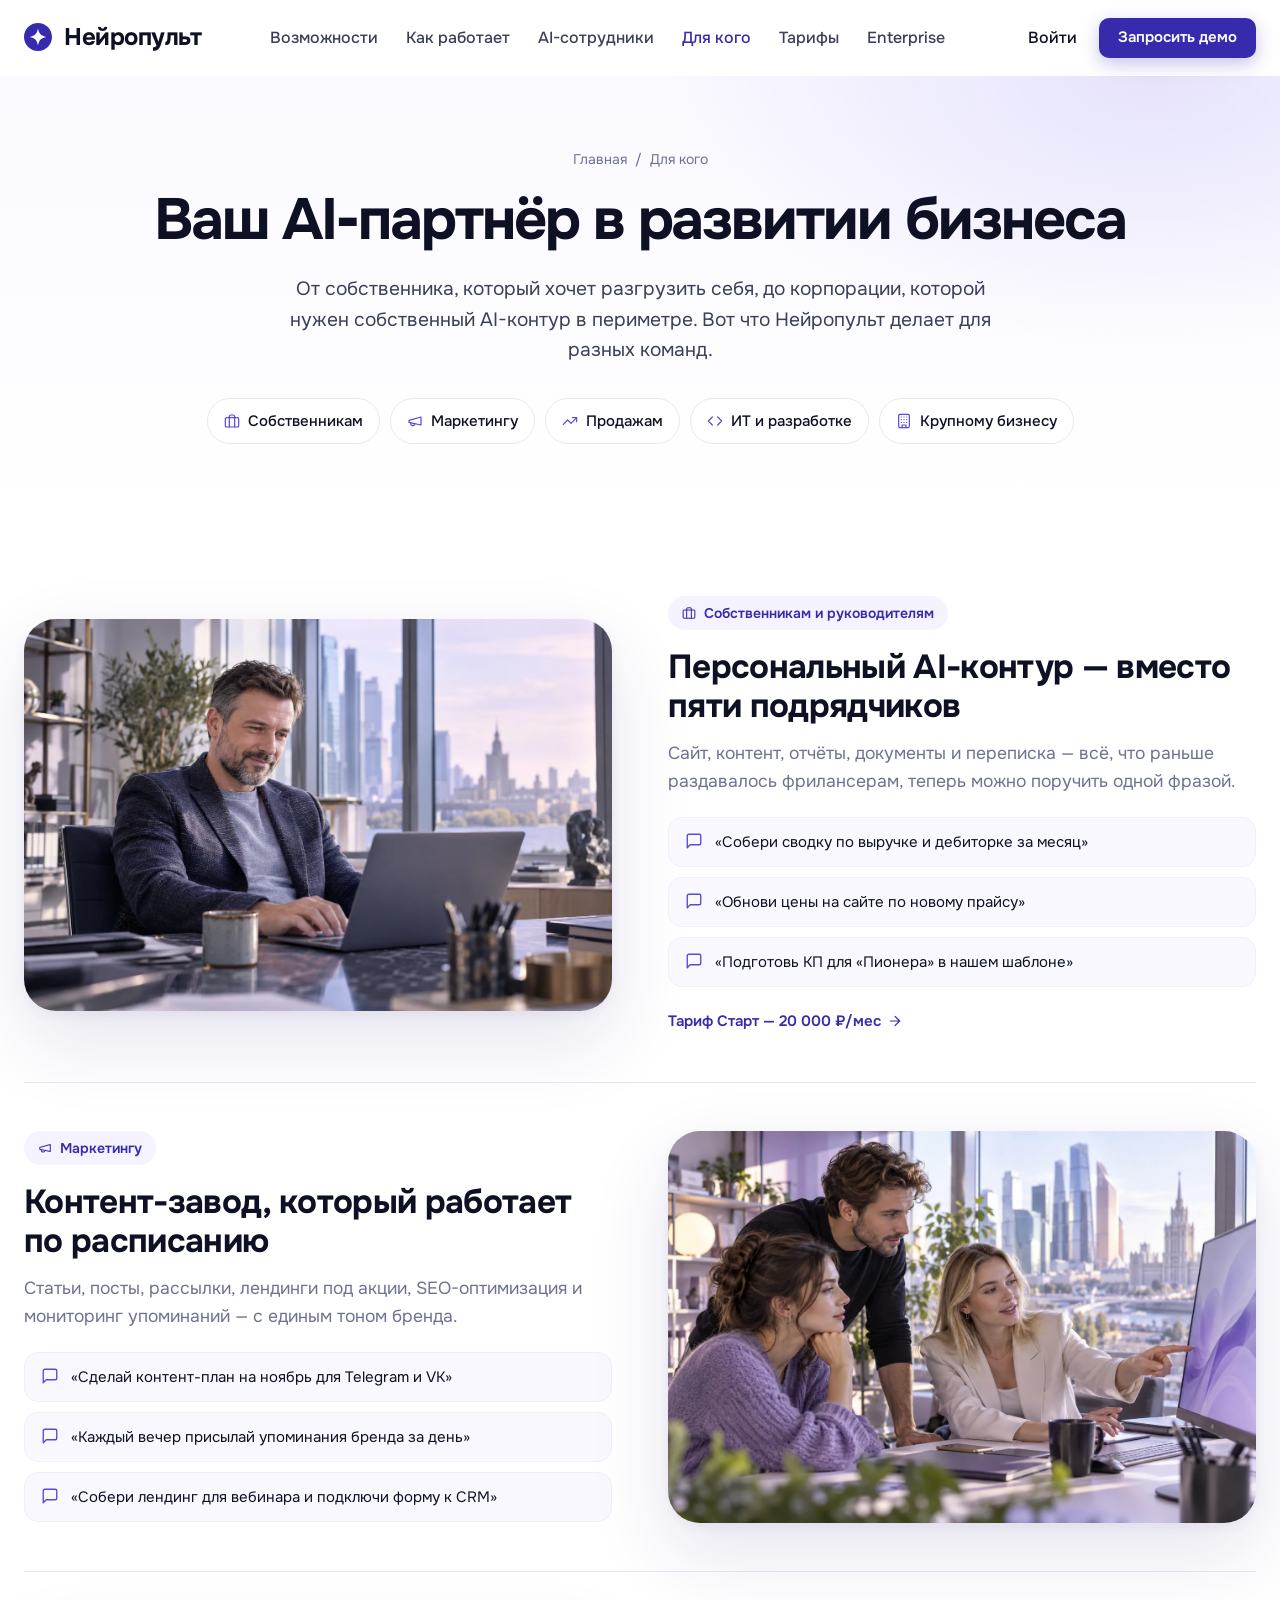
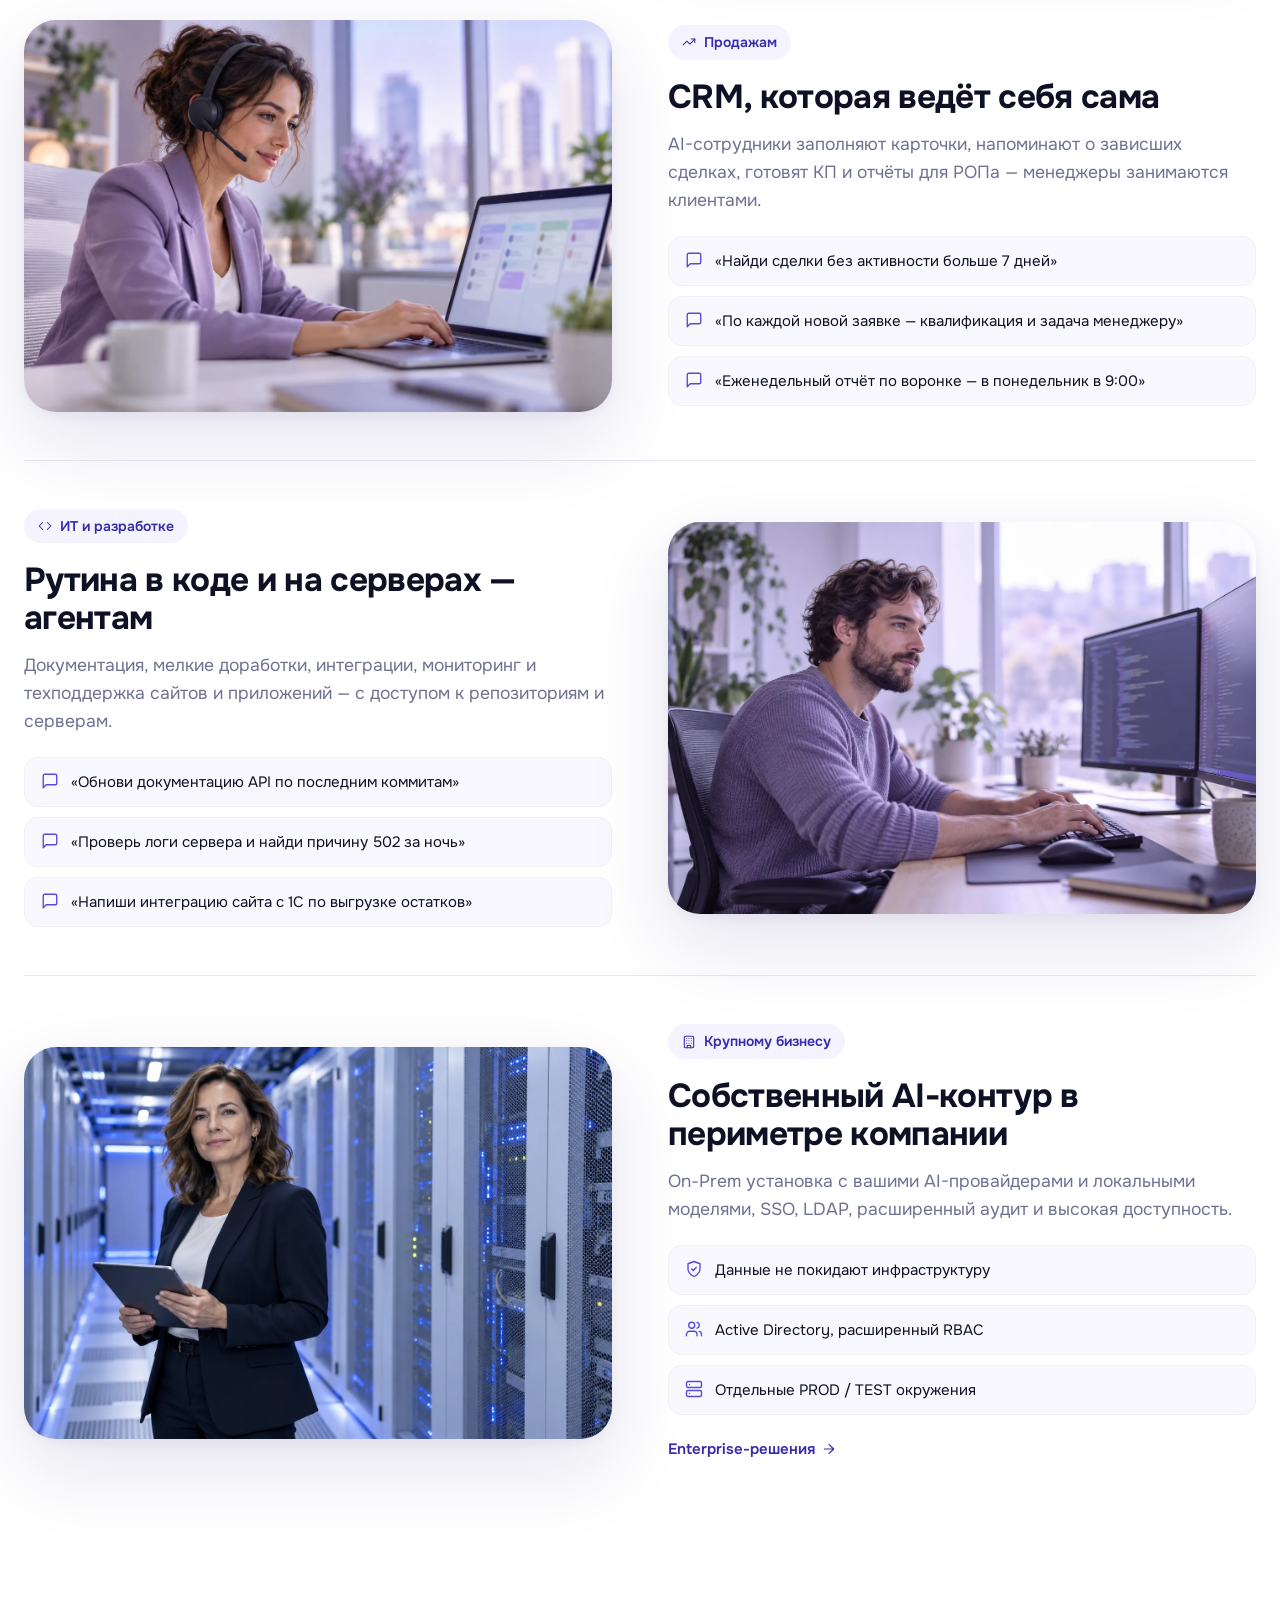
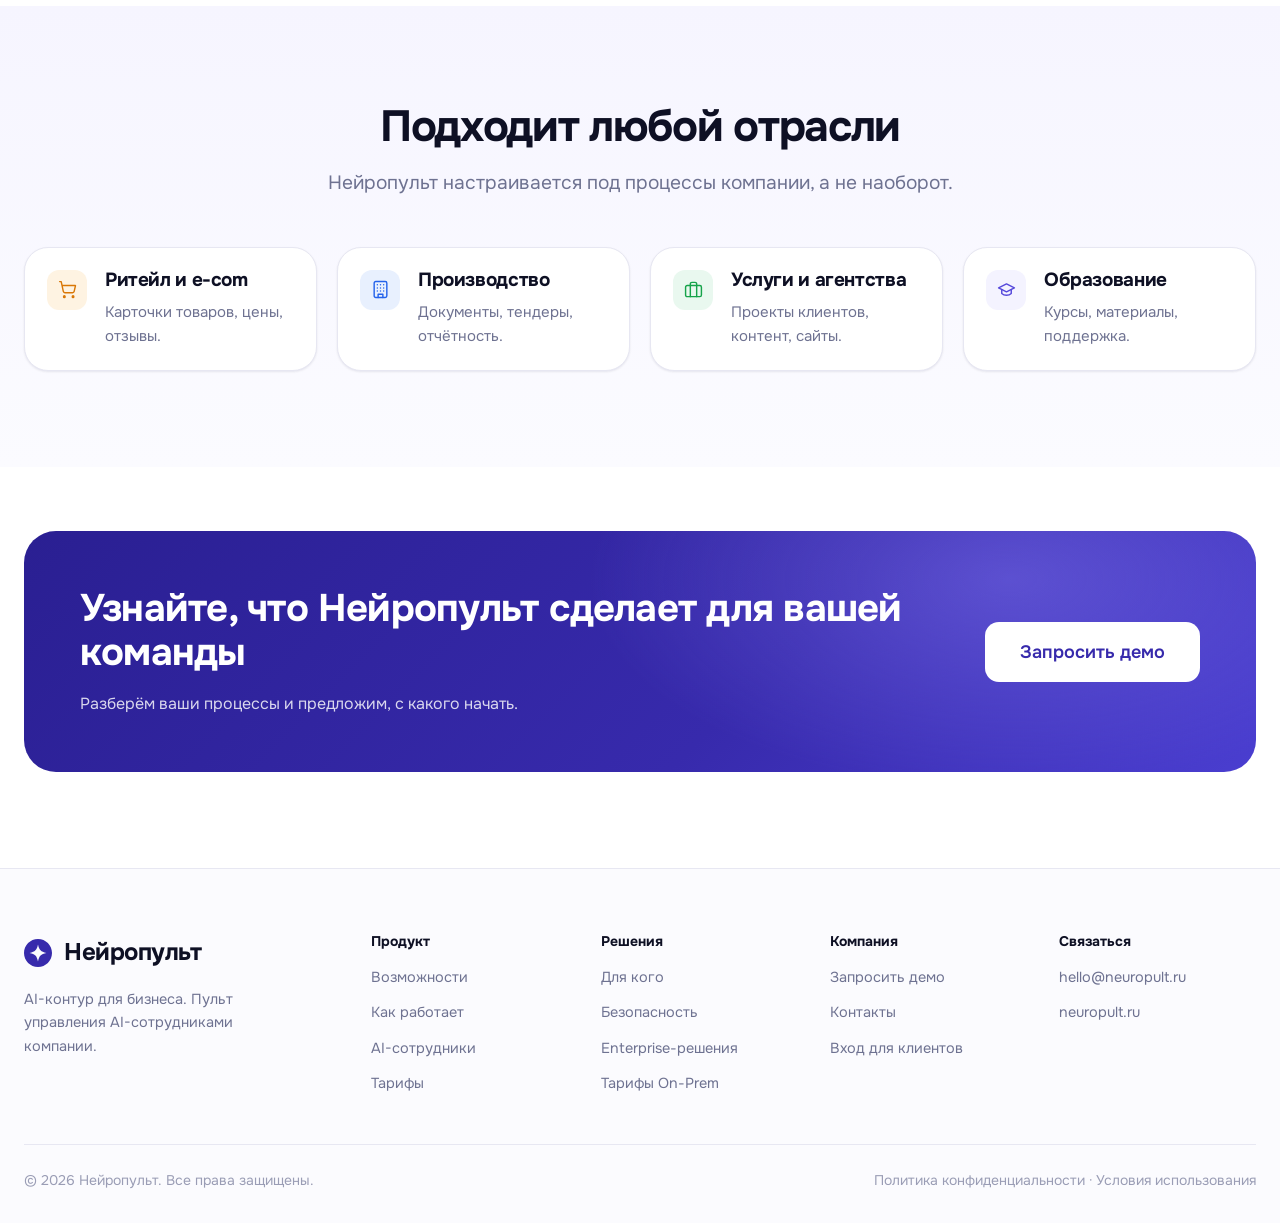
<file: solutions.html>
<!doctype html>
<html lang="ru">
<head>
  <meta charset="utf-8">
  <meta name="viewport" content="width=device-width, initial-scale=1">
  <title>Для кого — Нейропульт</title>
  <meta name="description" content="Нейропульт для собственников, маркетинга, продаж, ИТ-команд и крупных компаний: примеры задач, которые можно поручить AI-сотрудникам.">
  <link rel="icon" href="favicon.ico" sizes="any">
  <link rel="icon" href="assets/images/favicon.svg" type="image/svg+xml">
  <link rel="apple-touch-icon" href="assets/images/apple-touch-icon.png">
  <link rel="preconnect" href="https://fonts.googleapis.com">
  <link rel="preconnect" href="https://fonts.gstatic.com" crossorigin>
  <link href="https://fonts.googleapis.com/css2?family=Onest:wght@400;500;600;700&display=swap" rel="stylesheet">
  <link rel="stylesheet" href="assets/css/style.css?v=1792591641">
</head>
<body>

<header class="site-header">
  <div class="container site-header__inner">
    <a href="index.html" class="logo" aria-label="Нейропульт — на главную"><img src="assets/images/logo.svg" alt="" width="28" height="28">Нейропульт</a>
    <nav class="nav" aria-label="Основная навигация">
      <a class="nav__link" href="features.html">Возможности</a>
      <a class="nav__link" href="how-it-works.html">Как работает</a>
      <a class="nav__link" href="agents.html">AI-сотрудники</a>
      <a class="nav__link is-active" href="solutions.html" aria-current="page">Для кого</a>
      <a class="nav__link" href="pricing.html">Тарифы</a>
      <a class="nav__link" href="enterprise.html">Enterprise</a>
    </nav>
    <div class="header-actions">
      <a class="login" href="login.html">Войти</a>
      <a class="btn btn--primary btn--sm" href="demo.html">Запросить демо</a>
      <button class="burger" type="button" aria-label="Меню" aria-expanded="false" aria-controls="mobile-menu"><svg class="i i--lg"><use href="assets/images/icons.svg#menu"/></svg></button>
    </div>
  </div>
</header>
<div class="mobile-menu" id="mobile-menu">
  <a href="features.html">Возможности</a>
  <a href="how-it-works.html">Как работает</a>
  <a href="agents.html">AI-сотрудники</a>
  <a href="solutions.html" aria-current="page">Для кого</a>
  <a href="pricing.html">Тарифы</a>
  <a href="enterprise.html">Enterprise</a>
  <a href="login.html">Войти</a>
  <a class="btn btn--primary btn--lg" href="demo.html">Запросить демо</a>
</div>

<main>

  <section class="page-hero page-hero--center">
    <div class="container">
      <nav class="breadcrumbs reveal" aria-label="Хлебные крошки"><a href="index.html">Главная</a><span>/</span><span>Для кого</span></nav>
      <h1 class="page-hero__title reveal">Ваш AI&#8209;партнёр в развитии бизнеса</h1>
      <p class="lead reveal reveal-d1">От собственника, который хочет разгрузить себя, до корпорации, которой нужен собственный AI-контур в периметре. Вот что Нейропульт делает для разных команд.</p>
      <nav class="persona-nav reveal reveal-d2" aria-label="Разделы">
        <a href="#owner"><svg class="i"><use href="assets/images/icons.svg#briefcase"/></svg>Собственникам</a>
        <a href="#marketing"><svg class="i"><use href="assets/images/icons.svg#megaphone"/></svg>Маркетингу</a>
        <a href="#sales"><svg class="i"><use href="assets/images/icons.svg#trending"/></svg>Продажам</a>
        <a href="#dev"><svg class="i"><use href="assets/images/icons.svg#code"/></svg>ИТ и разработке</a>
        <a href="#enterprise"><svg class="i"><use href="assets/images/icons.svg#building"/></svg>Крупному бизнесу</a>
      </nav>
    </div>
  </section>

  <section class="section" style="padding-top:24px">
    <div class="container">

      <div class="persona" id="owner">
        <div class="persona__media reveal"><img src="assets/images/persona-owner.webp" alt="Собственник бизнеса работает за ноутбуком" width="1400" height="933" loading="lazy"></div>
        <div class="reveal reveal-d1">
          <span class="eyebrow"><svg class="i"><use href="assets/images/icons.svg#briefcase"/></svg>Собственникам и руководителям</span>
          <h2>Персональный AI-контур — вместо пяти подрядчиков</h2>
          <p class="lead muted">Сайт, контент, отчёты, документы и переписка — всё, что раньше раздавалось фрилансерам, теперь можно поручить одной фразой.</p>
          <ul class="task-examples">
            <li><svg class="i"><use href="assets/images/icons.svg#message"/></svg><q>Собери сводку по выручке и дебиторке за месяц</q></li>
            <li><svg class="i"><use href="assets/images/icons.svg#message"/></svg><q>Обнови цены на сайте по новому прайсу</q></li>
            <li><svg class="i"><use href="assets/images/icons.svg#message"/></svg><q>Подготовь КП для «Пионера» в нашем шаблоне</q></li>
          </ul>
          <a class="link-arrow" style="margin-top:22px" href="pricing.html#plans">Тариф Старт — 20 000 ₽/мес <svg class="i"><use href="assets/images/icons.svg#arrow-right"/></svg></a>
        </div>
      </div>

      <div class="persona" id="marketing">
        <div class="persona__media reveal"><img src="assets/images/persona-marketing.webp" alt="Команда маркетинга обсуждает контент" width="1400" height="933" loading="lazy"></div>
        <div class="reveal reveal-d1">
          <span class="eyebrow"><svg class="i"><use href="assets/images/icons.svg#megaphone"/></svg>Маркетингу</span>
          <h2>Контент-завод, который работает по расписанию</h2>
          <p class="lead muted">Статьи, посты, рассылки, лендинги под акции, SEO-оптимизация и мониторинг упоминаний — с единым тоном бренда.</p>
          <ul class="task-examples">
            <li><svg class="i"><use href="assets/images/icons.svg#message"/></svg><q>Сделай контент-план на ноябрь для Telegram и VK</q></li>
            <li><svg class="i"><use href="assets/images/icons.svg#message"/></svg><q>Каждый вечер присылай упоминания бренда за день</q></li>
            <li><svg class="i"><use href="assets/images/icons.svg#message"/></svg><q>Собери лендинг для вебинара и подключи форму к CRM</q></li>
          </ul>
        </div>
      </div>

      <div class="persona" id="sales">
        <div class="persona__media reveal"><img src="assets/images/persona-sales.webp" alt="Менеджер по продажам работает с CRM" width="1400" height="933" loading="lazy"></div>
        <div class="reveal reveal-d1">
          <span class="eyebrow"><svg class="i"><use href="assets/images/icons.svg#trending"/></svg>Продажам</span>
          <h2>CRM, которая ведёт себя сама</h2>
          <p class="lead muted">AI-сотрудники заполняют карточки, напоминают о зависших сделках, готовят КП и отчёты для РОПа — менеджеры занимаются клиентами.</p>
          <ul class="task-examples">
            <li><svg class="i"><use href="assets/images/icons.svg#message"/></svg><q>Найди сделки без активности больше 7 дней</q></li>
            <li><svg class="i"><use href="assets/images/icons.svg#message"/></svg><q>По каждой новой заявке — квалификация и задача менеджеру</q></li>
            <li><svg class="i"><use href="assets/images/icons.svg#message"/></svg><q>Еженедельный отчёт по воронке — в понедельник в 9:00</q></li>
          </ul>
        </div>
      </div>

      <div class="persona" id="dev">
        <div class="persona__media reveal"><img src="assets/images/persona-dev.webp" alt="Разработчик за рабочим местом" width="1400" height="933" loading="lazy"></div>
        <div class="reveal reveal-d1">
          <span class="eyebrow"><svg class="i"><use href="assets/images/icons.svg#code"/></svg>ИТ и разработке</span>
          <h2>Рутина в коде и на серверах — агентам</h2>
          <p class="lead muted">Документация, мелкие доработки, интеграции, мониторинг и техподдержка сайтов и приложений — с доступом к репозиториям и серверам.</p>
          <ul class="task-examples">
            <li><svg class="i"><use href="assets/images/icons.svg#message"/></svg><q>Обнови документацию API по последним коммитам</q></li>
            <li><svg class="i"><use href="assets/images/icons.svg#message"/></svg><q>Проверь логи сервера и найди причину 502 за ночь</q></li>
            <li><svg class="i"><use href="assets/images/icons.svg#message"/></svg><q>Напиши интеграцию сайта с 1С по выгрузке остатков</q></li>
          </ul>
        </div>
      </div>

      <div class="persona" id="enterprise">
        <div class="persona__media reveal"><img src="assets/images/persona-enterprise.webp" alt="ИТ-директор в серверной" width="1400" height="933" loading="lazy"></div>
        <div class="reveal reveal-d1">
          <span class="eyebrow"><svg class="i"><use href="assets/images/icons.svg#building"/></svg>Крупному бизнесу</span>
          <h2>Собственный AI-контур в периметре компании</h2>
          <p class="lead muted">On-Prem установка с вашими AI-провайдерами и локальными моделями, SSO, LDAP, расширенный аудит и высокая доступность.</p>
          <ul class="task-examples">
            <li><svg class="i"><use href="assets/images/icons.svg#shield-check"/></svg>Данные не покидают инфраструктуру</li>
            <li><svg class="i"><use href="assets/images/icons.svg#users"/></svg>Active Directory, расширенный RBAC</li>
            <li><svg class="i"><use href="assets/images/icons.svg#server"/></svg>Отдельные PROD / TEST окружения</li>
          </ul>
          <a class="link-arrow" style="margin-top:22px" href="enterprise.html">Enterprise-решения <svg class="i"><use href="assets/images/icons.svg#arrow-right"/></svg></a>
        </div>
      </div>

    </div>
  </section>

  <section class="section section--tint">
    <div class="container">
      <div class="section-head reveal">
        <h2 class="h2">Подходит любой отрасли</h2>
        <p class="lead">Нейропульт настраивается под процессы компании, а не наоборот.</p>
      </div>
      <div class="grid grid--4">
        <div class="card card--row card--compact reveal"><span class="ico ico--sm c-orange"><svg class="i"><use href="assets/images/icons.svg#cart"/></svg></span><div><h3>Ритейл и e-com</h3><p>Карточки товаров, цены, отзывы.</p></div></div>
        <div class="card card--row card--compact reveal reveal-d1"><span class="ico ico--sm c-blue"><svg class="i"><use href="assets/images/icons.svg#building"/></svg></span><div><h3>Производство</h3><p>Документы, тендеры, отчётность.</p></div></div>
        <div class="card card--row card--compact reveal reveal-d2"><span class="ico ico--sm c-green"><svg class="i"><use href="assets/images/icons.svg#briefcase"/></svg></span><div><h3>Услуги и агентства</h3><p>Проекты клиентов, контент, сайты.</p></div></div>
        <div class="card card--row card--compact reveal reveal-d3"><span class="ico ico--sm c-violet"><svg class="i"><use href="assets/images/icons.svg#graduation"/></svg></span><div><h3>Образование</h3><p>Курсы, материалы, поддержка.</p></div></div>
      </div>
    </div>
  </section>

  <section class="section section--tight">
    <div class="container">
      <div class="cta cta--dark reveal">
        <div>
          <h2>Узнайте, что Нейропульт сделает для вашей команды</h2>
          <p>Разберём ваши процессы и предложим, с какого начать.</p>
        </div>
        <div class="hero__actions" style="margin-top:0"><a class="btn btn--white btn--lg" href="demo.html">Запросить демо</a></div>
      </div>
    </div>
  </section>

</main>

<footer class="site-footer">
  <div class="container">
    <div class="footer-grid">
      <div class="footer-brand">
        <a href="index.html" class="logo"><img src="assets/images/logo.svg" alt="" width="28" height="28">Нейропульт</a>
        <p>AI-контур для бизнеса. Пульт управления AI-сотрудниками компании.</p>
      </div>
      <div class="footer-col"><h4>Продукт</h4><ul><li><a href="features.html">Возможности</a></li><li><a href="how-it-works.html">Как работает</a></li><li><a href="agents.html">AI-сотрудники</a></li><li><a href="pricing.html">Тарифы</a></li></ul></div>
      <div class="footer-col"><h4>Решения</h4><ul><li><a href="solutions.html">Для кого</a></li><li><a href="security.html">Безопасность</a></li><li><a href="enterprise.html">Enterprise-решения</a></li><li><a href="enterprise.html#plans">Тарифы On-Prem</a></li></ul></div>
      <div class="footer-col"><h4>Компания</h4><ul><li><a href="demo.html">Запросить демо</a></li><li><a href="demo.html#contacts">Контакты</a></li><li><a href="login.html">Вход для клиентов</a></li></ul></div>
      <div class="footer-col"><h4>Связаться</h4><ul><li><a href="mailto:hello@neuropult.ru">hello@neuropult.ru</a></li><li><a href="https://neuropult.ru">neuropult.ru</a></li></ul></div>
    </div>
    <div class="footer-bottom">
      <span>© <span data-current-year>2026</span> Нейропульт. Все права защищены.</span>
      <span><a href="#">Политика конфиденциальности</a> · <a href="#">Условия использования</a></span>
    </div>
  </div>
</footer>

<script src="assets/js/main.js?v=1792591641" defer></script>
</body>
</html>
</file>
<file: assets/css/style.css>
/* ==========================================================================
   Нейропульт — стили сайта
   ========================================================================== */

:root {
  --brand: #372AAC;
  --brand-600: #4136C4;
  --brand-500: #5649DB;
  --brand-400: #7C71EC;
  --brand-200: #CFCBFB;
  --brand-100: #E8E6FE;
  --brand-50: #F4F3FF;

  --ink: #0E1024;
  --text: #3B3F58;
  --muted: #6E7291;
  --faint: #9A9DB5;
  --line: #E7E7F2;
  --line-soft: #F0F0F7;
  --bg: #FFFFFF;
  --bg-soft: #F8F8FE;
  --bg-tint: #F3F2FD;

  --green: #16A34A;
  --green-50: #E9F8EF;
  --orange: #D97706;
  --orange-50: #FEF3E2;
  --blue: #2563EB;
  --blue-50: #E8F0FE;
  --teal: #0D9488;
  --teal-50: #E3F6F4;
  --pink: #DB2777;
  --pink-50: #FDE9F2;
  --red: #DC2626;
  --red-50: #FDECEC;

  --radius-sm: 10px;
  --radius: 16px;
  --radius-lg: 24px;
  --radius-xl: 32px;

  --shadow-sm: 0 1px 2px rgba(20, 18, 60, .05), 0 1px 3px rgba(20, 18, 60, .04);
  --shadow: 0 2px 6px rgba(30, 24, 90, .04), 0 10px 30px rgba(30, 24, 90, .06);
  --shadow-lg: 0 4px 12px rgba(30, 24, 90, .05), 0 30px 80px rgba(40, 30, 120, .12);

  --container: 1280px;
  --gutter: 24px;
  --header-h: 76px;
  --font: "Onest", "Inter", system-ui, -apple-system, "Segoe UI", Roboto, sans-serif;
}

/* ---------- Base ---------- */
*, *::before, *::after { box-sizing: border-box; }
html { scroll-behavior: smooth; -webkit-text-size-adjust: 100%; }
body {
  margin: 0;
  font-family: var(--font);
  font-size: 16px;
  line-height: 1.6;
  color: var(--text);
  background: var(--bg);
  -webkit-font-smoothing: antialiased;
  text-rendering: optimizeLegibility;
  overflow-x: hidden;
}
img, svg { display: block; max-width: 100%; }
img { height: auto; }
a { color: inherit; text-decoration: none; }
button { font: inherit; cursor: pointer; }
h1, h2, h3, h4 { color: var(--ink); margin: 0; line-height: 1.15; letter-spacing: -0.02em; font-weight: 700; }
p { margin: 0; }
ul, ol { margin: 0; padding: 0; list-style: none; }
:focus-visible { outline: 2px solid var(--brand-500); outline-offset: 2px; border-radius: 6px; }

.i { width: 20px; height: 20px; flex: none; fill: none; stroke: currentColor; stroke-width: 1.8; stroke-linecap: round; stroke-linejoin: round; }
.i--sm { width: 16px; height: 16px; }
.i--lg { width: 24px; height: 24px; }

.container { width: 100%; max-width: calc(var(--container) + var(--gutter) * 2); margin: 0 auto; padding: 0 var(--gutter); }
.visually-hidden { position: absolute !important; width: 1px; height: 1px; overflow: hidden; clip: rect(0 0 0 0); white-space: nowrap; }

/* ---------- Buttons ---------- */
.btn {
  display: inline-flex; align-items: center; justify-content: center; gap: 10px;
  height: 48px; padding: 0 24px;
  border-radius: 12px; border: 1px solid transparent;
  font-weight: 600; font-size: 16px; line-height: 1; white-space: nowrap;
  transition: background-color .2s, border-color .2s, color .2s, box-shadow .2s, transform .2s;
}
.btn:active { transform: translateY(1px); }
.btn--primary { background: var(--brand); color: #fff; box-shadow: 0 6px 18px rgba(55, 42, 172, .28); }
.btn--primary:hover { background: var(--brand-600); box-shadow: 0 10px 26px rgba(55, 42, 172, .34); }
.btn--ghost { background: #fff; color: var(--ink); border-color: var(--line); box-shadow: var(--shadow-sm); }
.btn--ghost:hover { border-color: var(--brand-200); color: var(--brand); }
.btn--soft { background: var(--brand-50); color: var(--brand); }
.btn--soft:hover { background: var(--brand-100); }
.btn--white { background: #fff; color: var(--brand); }
.btn--white:hover { background: var(--brand-50); }
.btn--sm { height: 40px; padding: 0 18px; font-size: 15px; border-radius: 10px; }
.btn--lg { height: 60px; padding: 0 34px; font-size: 18px; border-radius: 14px; }
.btn--block { width: 100%; }

.link-arrow { display: inline-flex; align-items: center; gap: 6px; color: var(--brand); font-weight: 600; font-size: 15px; }
.link-arrow .i { width: 16px; height: 16px; transition: transform .2s; }
.link-arrow:hover .i { transform: translateX(3px); }

/* ---------- Header ---------- */
.site-header {
  position: sticky; top: 0; z-index: 50;
  height: var(--header-h);
  background: rgba(255, 255, 255, .78);
  backdrop-filter: saturate(180%) blur(14px);
  -webkit-backdrop-filter: saturate(180%) blur(14px);
  border-bottom: 1px solid transparent;
  transition: border-color .2s, box-shadow .2s;
}
.site-header.is-scrolled { border-bottom-color: var(--line); box-shadow: 0 4px 20px rgba(30, 24, 90, .04); }
.site-header__inner { display: flex; align-items: center; height: 100%; gap: 32px; }
.logo { display: inline-flex; align-items: center; gap: 12px; color: var(--ink); font-weight: 700; font-size: 24px; letter-spacing: -0.02em; }
.logo img { width: 28px; height: 28px; }
.nav { display: flex; align-items: center; gap: 2px; flex: 1; justify-content: center; }
.nav__link { padding: 8px 13px; white-space: nowrap; border-radius: 10px; color: var(--text); font-weight: 500; font-size: 16px; transition: color .2s, background-color .2s; }
.nav__link:hover { color: var(--brand); background: var(--brand-50); }
.nav__link.is-active { color: var(--brand); }
.header-actions { display: flex; align-items: center; gap: 8px; white-space: nowrap; }
.header-actions .login { padding: 8px 14px; font-weight: 500; color: var(--ink); border-radius: 10px; }
.header-actions .login:hover { color: var(--brand); }
.burger { display: none; width: 44px; height: 44px; border-radius: 12px; border: 1px solid var(--line); background: #fff; align-items: center; justify-content: center; color: var(--ink); }

.mobile-menu {
  position: fixed; inset: var(--header-h) 0 0 0; z-index: 49;
  background: #fff; padding: 24px var(--gutter) 40px;
  display: flex; flex-direction: column; gap: 4px;
  transform: translateY(-8px); opacity: 0; visibility: hidden;
  transition: opacity .2s, transform .2s, visibility .2s;
  overflow-y: auto;
}
.mobile-menu.is-open { opacity: 1; transform: none; visibility: visible; }
.mobile-menu a:not(.btn) { padding: 14px 4px; font-size: 18px; font-weight: 500; color: var(--ink); border-bottom: 1px solid var(--line-soft); }
.mobile-menu .btn { margin-top: 20px; }
.mobile-menu a[aria-current] { color: var(--brand); }
body.menu-open { overflow: hidden; }

/* ---------- Sections ---------- */
.section { padding: 96px 0; position: relative; }
.section--tight { padding: 64px 0; }
.section--soft { background: var(--bg-soft); }
.section--tint { background: linear-gradient(180deg, #F6F5FF 0%, #FBFBFF 100%); }
.section-head { text-align: center; max-width: 880px; margin: 0 auto 48px; }
.section-head--left { text-align: left; margin-left: 0; }
.eyebrow {
  display: inline-flex; align-items: center; gap: 8px;
  padding: 6px 14px; border-radius: 999px;
  background: var(--brand-50); color: var(--brand);
  font-size: 14px; font-weight: 600; margin-bottom: 18px;
}
.eyebrow .i { width: 14px; height: 14px; }
.h1 { font-size: clamp(38px, 4.4vw, 60px); line-height: 1.04; letter-spacing: -0.035em; font-weight: 700; }
.h2 { font-size: clamp(30px, 3.4vw, 44px); letter-spacing: -0.03em; }
.h3 { font-size: 22px; letter-spacing: -0.015em; }
.lead { font-size: clamp(17px, 1.5vw, 20px); line-height: 1.6; color: var(--text); }
.section-head .lead { margin-top: 16px; color: var(--muted); max-width: 760px; margin-left: auto; margin-right: auto; }
.text-brand { color: var(--brand); }
.muted { color: var(--muted); }

/* ---------- Hero ---------- */
.hero { position: relative; padding: clamp(72px, 7.5vw, 112px) 0 clamp(96px, 9vw, 136px); overflow: hidden; }
.hero::before {
  content: ""; position: absolute; inset: 0; z-index: -1;
  background:
    radial-gradient(900px 520px at 85% 10%, rgba(124, 113, 236, .16), transparent 60%),
    radial-gradient(700px 500px at 0% 0%, rgba(124, 113, 236, .08), transparent 60%),
    linear-gradient(180deg, #FAF9FF 0%, #FFFFFF 100%);
}
.hero__bg { position: absolute; inset: 0; z-index: -1; background-size: cover; background-position: center; opacity: .9; }
.hero__grid { display: grid; grid-template-columns: minmax(0, 528px) minmax(0, 1fr); gap: 48px; align-items: center; }
.hero__title { margin-bottom: 26px; }
.hero__lead { max-width: 560px; color: var(--text); }
.hero__actions { display: flex; flex-wrap: wrap; gap: 16px; margin-top: 36px; }
.hero__chips { display: grid; grid-template-columns: repeat(4, max-content); gap: 8px; margin-top: 52px; }
.chip {
  display: inline-flex; align-items: center; gap: 12px;
  padding: 10px 12px; border-radius: 12px; background: #fff;
  border: 1px solid var(--line-soft); box-shadow: var(--shadow-sm);
  font-size: 13px; line-height: 1.3; color: var(--text); gap: 10px;
}
.chip .i { color: var(--brand); width: 20px; height: 20px; }

.page-hero { position: relative; padding: 72px 0 80px; overflow: hidden; }
.page-hero::before {
  content: ""; position: absolute; inset: 0; z-index: -1;
  background:
    radial-gradient(800px 460px at 90% 0%, rgba(124, 113, 236, .16), transparent 60%),
    linear-gradient(180deg, #FAF9FF 0%, #FFFFFF 100%);
}
.page-hero__grid { display: grid; grid-template-columns: minmax(0, 1.1fr) minmax(0, .9fr); gap: 48px; align-items: center; }
.page-hero__title { font-size: clamp(36px, 4.6vw, 58px); line-height: 1.06; letter-spacing: -0.035em; margin-bottom: 22px; }
.page-hero__visual { position: relative; display: flex; justify-content: center; }
.page-hero__visual img { width: min(100%, 460px); filter: drop-shadow(0 30px 50px rgba(55, 42, 172, .18)); }
.page-hero--center { text-align: center; }
.page-hero--center .lead { max-width: 720px; margin: 0 auto; }
.page-hero--center .hero__actions { justify-content: center; }

.breadcrumbs { display: flex; gap: 8px; align-items: center; font-size: 14px; color: var(--muted); margin-bottom: 20px; }
.breadcrumbs a:hover { color: var(--brand); }
.page-hero--center .breadcrumbs { justify-content: center; }

/* ---------- App mockup (dashboard) ---------- */
/* .mock-frame масштабирует макет, свёрстанный под фиксированную ширину (см. main.js) */
.mock-frame { position: relative; min-width: 0; }
.mock-frame > .mock { transform-origin: top left; }
.mock {
  position: relative;
  display: grid; grid-template-columns: 180px minmax(0, 1fr);
  background: #fff; border: 1px solid var(--line); border-radius: 22px;
  box-shadow: var(--shadow-lg); overflow: hidden;
  font-size: 13px; line-height: 1.4; color: var(--text);
  text-align: left;
}
.mock__side { border-right: 1px solid var(--line-soft); padding: 18px 12px; display: flex; flex-direction: column; gap: 4px; background: #FCFCFF; }
.mock__logo { width: 34px; height: 34px; margin: 2px 6px 18px; }
.mock__nav-item { display: flex; align-items: center; gap: 10px; padding: 9px 10px; border-radius: 9px; color: var(--muted); font-weight: 500; white-space: nowrap; }
.mock__nav-item .i { width: 15px; height: 15px; }
.mock__nav-item.is-active { background: var(--brand-50); color: var(--brand); }
.mock__workspace { margin-top: auto; display: flex; align-items: center; gap: 8px; padding: 10px; border-top: 1px solid var(--line-soft); color: var(--ink); font-weight: 600; }
.mock__workspace small { display: block; font-size: 9px; color: var(--faint); font-weight: 500; }
.mock__workspace .i { width: 15px; height: 15px; color: var(--muted); }
.mock__main { padding: 18px 18px 16px; min-width: 0; background: #FBFBFE; }
.mock__top { display: flex; align-items: center; justify-content: space-between; margin-bottom: 16px; }
.mock__title { font-size: 19px; font-weight: 700; color: var(--ink); }
.mock__top-actions { display: flex; align-items: center; gap: 14px; color: var(--muted); }
.mock__top-actions .i { width: 17px; height: 17px; }
.mock__avatar { width: 30px; height: 30px; border-radius: 50%; object-fit: cover; background: var(--brand-100); }
.mock__cols { display: grid; grid-template-columns: repeat(3, minmax(0, 1fr)); gap: 12px; }
.mock__col { background: #fff; border: 1px solid var(--line-soft); border-radius: 14px; padding: 12px; display: flex; flex-direction: column; gap: 8px; min-width: 0; }
.mock__col-head { display: flex; align-items: center; justify-content: space-between; font-weight: 700; color: var(--ink); font-size: 13.5px; margin-bottom: 2px; white-space: nowrap; }
.mock__col-head a, .mock__col-head span { font-size: 11.5px; color: var(--brand); font-weight: 600; }
.mock__item { border: 1px solid var(--line-soft); border-radius: 10px; padding: 9px 10px; display: flex; gap: 10px; align-items: flex-start; background: #fff; min-width: 0; }
.mock__item b { display: block; color: var(--ink); font-weight: 600; font-size: 12.5px; overflow: hidden; text-overflow: ellipsis; }
.mock__item small { display: block; color: var(--faint); font-size: 11px; }
.mock__item .grow { flex: 1; min-width: 0; }
.mock__ico { width: 34px; height: 34px; border-radius: 9px; display: grid; place-items: center; flex: none; }
.mock__ico .i { width: 17px; height: 17px; }
.mock__status { display: inline-flex; align-items: center; gap: 4px; font-size: 11px; color: var(--green); margin: 2px 0; }
.mock__status::before { content: ""; width: 6px; height: 6px; border-radius: 50%; background: currentColor; }
.mock__task-meta { display: flex; justify-content: space-between; align-items: center; margin-top: 4px; gap: 6px; }
.mock__more { text-align: center; color: var(--brand); font-weight: 600; font-size: 11.5px; margin-top: auto; padding-top: 4px; }
.mock__file { font-size: 8px; font-weight: 800; letter-spacing: .02em; }
.mock__check { color: var(--green); width: 16px !important; height: 16px !important; margin-left: auto; align-self: center; }
.mock__stats { display: grid; grid-template-columns: repeat(4, minmax(0, 1fr)); gap: 8px; margin-top: 12px; background: #fff; border: 1px solid var(--line-soft); border-radius: 14px; padding: 12px 14px; }
.mock__stat { display: flex; align-items: center; gap: 10px; min-width: 0; }
.mock__stat .i { width: 22px; height: 22px; color: var(--brand); }
.mock__stat b { display: block; font-size: 18px; color: var(--ink); font-weight: 700; line-height: 1.1; }
.mock__stat small { font-size: 10.5px; color: var(--muted); white-space: nowrap; }
.mock__progress { height: 5px; border-radius: 3px; background: var(--brand-50); overflow: hidden; margin-top: 6px; }
.mock__progress span { display: block; height: 100%; background: var(--brand-500); border-radius: 3px; }

.badge { display: inline-flex; align-items: center; gap: 4px; padding: 3px 8px; border-radius: 999px; font-size: 11px; font-weight: 600; white-space: nowrap; }
.badge--work { background: var(--brand-50); color: var(--brand-500); }
.badge--done { background: var(--green-50); color: var(--green); }
.badge--plan { background: var(--orange-50); color: var(--orange); }
.badge--grey { background: var(--line-soft); color: var(--muted); }

/* Упрощённый макет для узких экранов */
.mock.is-fluid { grid-template-columns: 1fr; border-radius: 16px; }
.mock.is-fluid .mock__side { display: none; }
.mock.is-fluid .mock__main { padding: 14px; }
.mock.is-fluid .mock__cols, .mock.is-fluid.mock--wide .mock__cols { grid-template-columns: 1fr; }
.mock.is-fluid .mock__cols > :nth-child(n+2) { display: none; }
.mock.is-fluid .mock__stats { grid-template-columns: repeat(2, minmax(0, 1fr)); row-gap: 12px; }
.mock.is-fluid .mock__row2 { grid-template-columns: 1fr; }
.mock.is-fluid .mock__row2 > :nth-child(2) { display: none; }

/* Colored icon tiles */
.ico { width: 48px; height: 48px; border-radius: 14px; display: grid; place-items: center; flex: none; background: var(--brand-50); color: var(--brand); }
.ico .i { width: 22px; height: 22px; }
.ico--lg { width: 64px; height: 64px; border-radius: 18px; }
.ico--lg .i { width: 28px; height: 28px; }
.ico--sm { width: 40px; height: 40px; border-radius: 12px; }
.ico--sm .i { width: 19px; height: 19px; }
.c-violet { background: var(--brand-50); color: var(--brand-500); }
.c-green { background: var(--green-50); color: var(--green); }
.c-blue { background: var(--blue-50); color: var(--blue); }
.c-orange { background: var(--orange-50); color: var(--orange); }
.c-teal { background: var(--teal-50); color: var(--teal); }
.c-pink { background: var(--pink-50); color: var(--pink); }
.c-red { background: var(--red-50); color: var(--red); }

/* ---------- Cards & grids ---------- */
.grid { display: grid; gap: 20px; }
.grid--2 { grid-template-columns: repeat(2, minmax(0, 1fr)); }
.grid--3 { grid-template-columns: repeat(3, minmax(0, 1fr)); }
.grid--4 { grid-template-columns: repeat(4, minmax(0, 1fr)); }
.card {
  background: #fff; border: 1px solid var(--line); border-radius: var(--radius-lg);
  padding: 28px; box-shadow: var(--shadow-sm);
  transition: box-shadow .25s, transform .25s, border-color .25s;
}
.card--hover:hover { box-shadow: var(--shadow); transform: translateY(-3px); border-color: var(--brand-100); }
.card h3 { font-size: 19px; margin-bottom: 8px; }
.card p { color: var(--muted); font-size: 15px; }
.card .ico { margin-bottom: 20px; }
.card--row { display: flex; gap: 18px; align-items: flex-start; }
.card--row .ico { margin-bottom: 0; }
.card--compact { padding: 22px; }

.panel { background: linear-gradient(180deg, #F5F4FF, #FAFAFF); border: 1px solid var(--brand-100); border-radius: var(--radius-xl); padding: 48px; }

/* Steps 1-2-3 */
.steps { display: grid; grid-template-columns: repeat(3, minmax(0, 1fr)); gap: 28px; position: relative; }
.step { display: flex; gap: 18px; align-items: flex-start; position: relative; }
.step__num {
  width: 52px; height: 52px; border-radius: 50%; flex: none;
  display: grid; place-items: center; background: #fff; border: 1px solid var(--line);
  box-shadow: var(--shadow); font-size: 20px; font-weight: 700; color: var(--ink);
}
.step h3 { font-size: 18px; margin: 4px 0 6px; }
.step p { color: var(--muted); font-size: 15px; }
.steps--arrows .step:not(:last-child)::after {
  content: ""; position: absolute; top: 26px; right: -22px; width: 18px; height: 2px;
  background: linear-gradient(90deg, var(--brand-200), transparent);
}

/* Agent cards */
.agent-card { display: flex; flex-direction: column; gap: 16px; }
.agent-card__head { display: flex; gap: 16px; align-items: flex-start; }
.agent-card h3 { font-size: 18px; margin-bottom: 4px; }
.agent-card p { font-size: 14.5px; }
.tags { display: flex; flex-wrap: wrap; gap: 8px; margin-top: auto; }
.tag { padding: 5px 12px; border-radius: 999px; background: var(--bg-tint); color: var(--text); font-size: 13px; font-weight: 500; }

/* Run-mode cards */
.mode-card { display: flex; flex-direction: column; gap: 18px; }
.mode-card h3 { font-size: 20px; }
.fake-input { display: flex; align-items: center; justify-content: space-between; gap: 10px; border: 1px solid var(--line); border-radius: 12px; padding: 12px 14px; font-size: 14px; color: var(--ink); background: #fff; }
.fake-input .caret { width: 2px; height: 18px; background: var(--brand); animation: blink 1.1s steps(1) infinite; }
@keyframes blink { 50% { opacity: 0; } }
.schedule-row { display: flex; align-items: center; gap: 14px; border: 1px solid var(--line); border-radius: 14px; padding: 14px; background: #fff; }
.schedule-row b { display: block; color: var(--ink); font-size: 14px; font-weight: 600; }
.schedule-row small { color: var(--muted); font-size: 13px; }
.toggle { margin-left: auto; width: 44px; height: 26px; border-radius: 999px; background: var(--brand); position: relative; flex: none; border: 0; padding: 0; transition: background-color .2s; }
.toggle::after { content: ""; position: absolute; top: 3px; left: 21px; width: 20px; height: 20px; border-radius: 50%; background: #fff; box-shadow: 0 1px 3px rgba(0,0,0,.2); transition: left .2s; }
.toggle[aria-pressed="false"] { background: var(--line); }
.toggle[aria-pressed="false"]::after { left: 3px; }
.queue { display: flex; flex-direction: column; gap: 8px; counter-reset: q; }
.queue li { display: flex; align-items: center; gap: 12px; border: 1px solid var(--line); border-radius: 12px; padding: 11px 14px; font-size: 14px; color: var(--ink); background: #fff; counter-increment: q; }
.queue li::before { content: counter(q) "."; color: var(--muted); font-weight: 600; width: 16px; }
.queue li .grip { margin-left: auto; color: var(--faint); letter-spacing: -2px; font-weight: 700; }

/* Split section */
.split { display: grid; grid-template-columns: minmax(0, 4fr) minmax(0, 8fr); gap: 56px; align-items: center; }
.split--even { grid-template-columns: repeat(2, minmax(0, 1fr)); }
.split--rev > :first-child { order: 2; }
.split--form { grid-template-columns: minmax(0, 7fr) minmax(0, 5fr); align-items: start; }
.feature-list { display: flex; flex-direction: column; gap: 12px; margin-top: 28px; }
.feature-list li { display: flex; gap: 14px; align-items: center; background: #fff; border: 1px solid var(--line); border-radius: 16px; padding: 14px 16px; box-shadow: var(--shadow-sm); }
.feature-list b { display: block; color: var(--ink); font-size: 15.5px; }
.feature-list small { color: var(--muted); font-size: 13.5px; }
.check-list { display: flex; flex-direction: column; gap: 12px; margin-top: 24px; }
.check-list li { display: flex; gap: 12px; align-items: flex-start; color: var(--text); }
.check-list li .i { color: var(--brand-500); margin-top: 3px; width: 18px; height: 18px; }

/* Wide control mock */
.mock--wide .mock__cols { grid-template-columns: 1.1fr 1.3fr 1fr; }
.mock__row2 { display: grid; grid-template-columns: 1fr 1fr; gap: 12px; margin-top: 12px; }
.activity { display: flex; flex-direction: column; gap: 8px; }
.activity li { display: flex; gap: 10px; font-size: 11.5px; }
.activity time { color: var(--faint); width: 34px; flex: none; }

/* Routine grid */
.routine { display: grid; grid-template-columns: repeat(4, minmax(0, 1fr)); gap: 16px; }
.routine .card { padding: 22px; display: flex; gap: 16px; align-items: flex-start; }
.routine .card .ico { margin: 0; }
.routine h3 { font-size: 16.5px; margin-bottom: 4px; }
.routine p { font-size: 14px; }

/* Background work */
.bgwork { display: grid; grid-template-columns: 1.05fr 1fr 1fr .8fr; gap: 20px; align-items: center; }
.bgwork__laptop img { width: 100%; max-width: 360px; margin: 0 auto; filter: drop-shadow(0 30px 40px rgba(30, 24, 90, .16)); }
.status-card { background: #fff; border: 1px solid var(--line); border-radius: 20px; padding: 22px; box-shadow: var(--shadow); }
.status-card h3 { font-size: 16px; margin-bottom: 14px; }
.status-row { display: flex; align-items: center; gap: 12px; padding: 10px 0; border-bottom: 1px solid var(--line-soft); font-size: 14px; }
.status-row:last-child { border-bottom: 0; }
.status-row .i { color: var(--muted); width: 18px; height: 18px; }
.status-row b { margin-left: auto; color: var(--ink); }
.status-row .dot { width: 10px; height: 10px; border-radius: 50%; background: var(--green); box-shadow: 0 0 0 4px var(--green-50); margin: 0 4px; }
.example-row { display: flex; align-items: center; gap: 12px; padding: 10px 0; border-bottom: 1px solid var(--line-soft); font-size: 13.5px; }
.example-row:last-child { border-bottom: 0; }
.example-row b { display: block; color: var(--ink); font-weight: 600; }
.example-row small { color: var(--faint); font-size: 12px; }
.example-row .badge { margin-left: auto; }

.phone {
  width: 210px; margin: 0 auto; aspect-ratio: 9 / 18.5;
  border-radius: 34px; background: #111; padding: 9px;
  box-shadow: var(--shadow-lg), inset 0 0 0 2px #333;
  position: relative;
}
.phone::before { content: ""; position: absolute; top: 15px; left: 50%; transform: translateX(-50%); width: 64px; height: 18px; border-radius: 10px; background: #111; z-index: 2; }
.phone__screen { width: 100%; height: 100%; border-radius: 26px; background: #fff; overflow: hidden; padding: 40px 14px 14px; display: flex; flex-direction: column; gap: 10px; font-size: 11px; }
.phone__brand { display: flex; align-items: center; gap: 6px; font-weight: 700; color: var(--ink); font-size: 12px; }
.phone__brand img { width: 18px; height: 18px; }
.phone__card { border: 1px solid var(--line-soft); border-radius: 12px; padding: 10px; }
.phone__card small { color: var(--muted); display: block; }
.phone__card b { color: var(--ink); font-size: 18px; }
.phone__btn { margin-top: auto; background: var(--brand); color: #fff; border-radius: 10px; text-align: center; padding: 9px; font-weight: 600; }

/* Deployment */
.deploy-card { display: grid; grid-template-columns: 140px minmax(0, 1fr); gap: 24px; align-items: center; }
.deploy-card img { width: 140px; height: 140px; object-fit: contain; filter: drop-shadow(0 16px 24px rgba(55, 42, 172, .15)); }

/* Notice banner */
.notice { display: flex; align-items: center; justify-content: center; gap: 14px; padding: 20px 28px; border-radius: 18px; background: linear-gradient(90deg, var(--brand-50), #fff 50%, var(--brand-50)); border: 1px solid var(--brand-100); color: var(--brand); font-weight: 600; font-size: 18px; text-align: center; }
.notice .i { width: 26px; height: 26px; }

/* Timeline (7 steps) */
.timeline { display: grid; grid-template-columns: repeat(7, minmax(0, 1fr)); gap: 12px; position: relative; text-align: center; }
.timeline::before { content: ""; position: absolute; top: 26px; left: 7%; right: 7%; height: 2px; background: repeating-linear-gradient(90deg, var(--brand-200) 0 6px, transparent 6px 12px); z-index: 0; }
.timeline li { position: relative; z-index: 1; display: flex; flex-direction: column; align-items: center; gap: 14px; font-size: 14.5px; color: var(--text); line-height: 1.35; }
.timeline .step__num { background: #fff; }
.timeline li:last-child .step__num { background: var(--brand); color: #fff; border-color: var(--brand); }

/* FAQ */
.faq { max-width: 880px; margin: 0 auto; display: flex; flex-direction: column; gap: 12px; }
.faq details { background: #fff; border: 1px solid var(--line); border-radius: 16px; transition: border-color .2s, box-shadow .2s; }
.faq details[open] { border-color: var(--brand-100); box-shadow: var(--shadow); }
.faq summary { list-style: none; cursor: pointer; display: flex; align-items: center; justify-content: space-between; gap: 16px; padding: 20px 24px; font-weight: 600; color: var(--ink); font-size: 17px; }
.faq summary::-webkit-details-marker { display: none; }
.faq summary .i { transition: transform .25s; color: var(--muted); }
.faq details[open] summary .i { transform: rotate(180deg); color: var(--brand); }
.faq .faq__body { padding: 0 24px 22px; color: var(--muted); font-size: 15.5px; }
.faq .faq__body p + p { margin-top: 10px; }

/* CTA */
.cta {
  position: relative; overflow: hidden;
  display: grid; grid-template-columns: minmax(0, 1fr) minmax(0, 1fr); gap: 40px; align-items: center;
  padding: 56px; border-radius: var(--radius-xl);
  background:
    radial-gradient(600px 300px at 70% 50%, rgba(124, 113, 236, .22), transparent 70%),
    linear-gradient(135deg, #F1EFFF 0%, #F8F7FF 60%, #EEEBFF 100%);
  border: 1px solid var(--brand-100);
}
.cta h2 { font-size: clamp(28px, 3vw, 40px); margin-bottom: 16px; }
.cta p { color: var(--text); max-width: 480px; }
.cta .hero__actions { margin-top: 28px; }
.cta__visual { position: relative; align-self: stretch; min-height: 340px; margin: -56px -56px -56px 0; }
.cta__visual .mock { position: absolute; left: 0; top: 56px; width: 900px; transform-origin: top left; transform: scale(.78); }
.cta--dark { background: radial-gradient(600px 300px at 80% 20%, rgba(124, 113, 236, .5), transparent 70%), linear-gradient(135deg, #2A1F92, #372AAC 60%, #4A3ED0); border: 0; color: #fff; grid-template-columns: 1fr auto; }
.cta--dark h2 { color: #fff; }
.cta--dark p { color: rgba(255,255,255,.82); }

/* Footer */
.site-footer { background: #FBFBFE; border-top: 1px solid var(--line); padding: 64px 0 32px; margin-top: 32px; }
.footer-grid { display: grid; grid-template-columns: 1.6fr repeat(4, 1fr); gap: 32px; }
.footer-brand p { color: var(--muted); font-size: 14.5px; margin-top: 14px; max-width: 280px; }
.footer-col h4 { font-size: 14px; color: var(--ink); margin-bottom: 14px; letter-spacing: 0; }
.footer-col ul { display: flex; flex-direction: column; gap: 10px; }
.footer-col a { color: var(--muted); font-size: 14.5px; }
.footer-col a:hover { color: var(--brand); }
.footer-bottom { display: flex; justify-content: space-between; gap: 16px; flex-wrap: wrap; margin-top: 48px; padding-top: 24px; border-top: 1px solid var(--line); color: var(--faint); font-size: 14px; }
.footer-bottom a:hover { color: var(--brand); }

/* ---------- Integrations ---------- */
.integr { display: grid; grid-template-columns: minmax(0, 1fr) 420px minmax(0, 1fr); gap: 32px; align-items: center; }
.integr__core { position: relative; display: grid; place-items: center; }
.integr__core img { width: 100%; max-width: 420px; filter: drop-shadow(0 30px 60px rgba(55, 42, 172, .25)); }
.integr__list { display: flex; flex-direction: column; gap: 12px; }
.integr__item { display: flex; align-items: center; gap: 14px; background: #fff; border: 1px solid var(--line); border-radius: 14px; padding: 12px 16px; box-shadow: var(--shadow-sm); font-weight: 600; color: var(--ink); font-size: 15px; }
.integr__item small { display: block; font-weight: 400; color: var(--muted); font-size: 13px; }
.integr__list--right .integr__item { flex-direction: row-reverse; text-align: right; }

/* ---------- Chat demo ---------- */
.chat { background: #fff; border: 1px solid var(--line); border-radius: 24px; box-shadow: var(--shadow-lg); overflow: hidden; }
.chat__head { display: flex; align-items: center; gap: 12px; padding: 16px 20px; border-bottom: 1px solid var(--line-soft); font-weight: 700; color: var(--ink); }
.chat__head img { width: 28px; height: 28px; }
.chat__head small { margin-left: auto; color: var(--green); font-weight: 500; font-size: 13px; display: inline-flex; align-items: center; gap: 6px; }
.chat__head small::before { content: ""; width: 8px; height: 8px; border-radius: 50%; background: var(--green); }
.chat__body { padding: 22px 20px; display: flex; flex-direction: column; gap: 14px; background: #FBFBFE; min-height: 360px; }
.msg { max-width: 86%; padding: 12px 16px; border-radius: 16px; font-size: 14.5px; line-height: 1.5; opacity: 0; transform: translateY(8px); transition: opacity .4s, transform .4s; }
.msg.is-shown { opacity: 1; transform: none; }
.msg--user { align-self: flex-end; background: var(--brand); color: #fff; border-bottom-right-radius: 4px; }
.msg--bot { align-self: flex-start; background: #fff; border: 1px solid var(--line); color: var(--text); border-bottom-left-radius: 4px; }
.msg--bot b { color: var(--ink); }
.msg ul { margin-top: 8px; display: flex; flex-direction: column; gap: 6px; }
.msg li { display: flex; gap: 8px; align-items: center; font-size: 13.5px; }
.msg li .i { width: 15px; height: 15px; color: var(--green); }
.msg li.is-pending .i { color: var(--brand-400); }
.chat__input { display: flex; align-items: center; gap: 10px; padding: 14px 16px; border-top: 1px solid var(--line-soft); }
.chat__input > span:first-child { flex: 1; color: var(--faint); font-size: 14.5px; }
.chat__input .round { flex: none; width: 40px; height: 40px; border-radius: 50%; display: grid; place-items: center; background: var(--brand-50); color: var(--brand); }
.chat__input .round--primary { background: var(--brand); color: #fff; }
.chat__input .round .i { width: 18px; height: 18px; }

/* ---------- Architecture layers ---------- */
.layers { display: flex; flex-direction: column; gap: 14px; max-width: 980px; margin: 0 auto; }
.layer { display: grid; grid-template-columns: 200px minmax(0, 1fr); gap: 24px; align-items: center; padding: 22px 26px; border-radius: 20px; border: 1px solid var(--line); background: #fff; }
.layer__label b { display: block; color: var(--ink); font-size: 17px; }
.layer__label small { color: var(--muted); font-size: 13.5px; }
.layer__items { display: flex; flex-wrap: wrap; gap: 10px; }
.layer__items span { display: inline-flex; align-items: center; gap: 8px; padding: 8px 14px; border-radius: 10px; background: var(--bg-soft); border: 1px solid var(--line-soft); font-size: 14px; color: var(--ink); font-weight: 500; }
.layer__items .i { width: 16px; height: 16px; color: var(--brand-500); }
.layer--core { background: linear-gradient(135deg, #2F2399, #4A3ED0); border: 0; color: #fff; box-shadow: 0 20px 50px rgba(55, 42, 172, .3); }
.layer--core .layer__label b { color: #fff; }
.layer--core .layer__label small { color: rgba(255,255,255,.75); }
.layer--core .layer__items span { background: rgba(255,255,255,.12); border-color: rgba(255,255,255,.16); color: #fff; }
.layer--core .layer__items .i { color: #fff; }
.layers__arrow { display: flex; justify-content: center; color: var(--brand-200); }
.layers__arrow .i { width: 22px; height: 22px; transform: rotate(90deg); }

/* ---------- Role pill (используется в карточках тарифов) ---------- */
.eco-card__role { display: inline-block; font-size: 13px; color: var(--brand); background: var(--brand-50); padding: 4px 10px; border-radius: 999px; margin-bottom: 14px; font-weight: 600; }

/* ---------- Personas ---------- */
.persona { display: grid; grid-template-columns: minmax(0, 1fr) minmax(0, 1fr); gap: 56px; align-items: center; padding: 48px 0; }
.persona + .persona { border-top: 1px solid var(--line); }
.persona:nth-child(even) .persona__media { order: 2; }
.persona__media { border-radius: var(--radius-xl); overflow: hidden; box-shadow: var(--shadow-lg); aspect-ratio: 3 / 2; background: var(--bg-tint); }
.persona__media img { width: 100%; height: 100%; object-fit: cover; }
.persona h2 { font-size: clamp(26px, 2.6vw, 34px); margin-bottom: 14px; }
.persona .lead { font-size: 17.5px; }
.persona .task-examples { margin-top: 22px; display: flex; flex-direction: column; gap: 10px; }
.task-examples li { display: flex; gap: 12px; align-items: flex-start; padding: 12px 16px; border-radius: 14px; background: var(--bg-soft); border: 1px solid var(--line-soft); font-size: 15px; color: var(--ink); }
.task-examples li .i { color: var(--brand-500); margin-top: 2px; width: 18px; height: 18px; }
.task-examples li q { quotes: "«" "»"; }

.persona-nav { display: flex; flex-wrap: wrap; gap: 10px; justify-content: center; margin-top: 32px; }
.persona-nav a { display: inline-flex; align-items: center; gap: 8px; padding: 10px 16px; border-radius: 999px; border: 1px solid var(--line); background: #fff; font-weight: 500; font-size: 15px; color: var(--ink); transition: border-color .2s, color .2s; }
.persona-nav a:hover { border-color: var(--brand-200); color: var(--brand); }
.persona-nav .i { width: 16px; height: 16px; color: var(--brand-500); }

/* ---------- Pricing ---------- */
.billing-switch { display: inline-flex; padding: 5px; border-radius: 14px; background: var(--bg-tint); border: 1px solid var(--brand-100); gap: 4px; margin-top: 28px; }
.billing-switch button { border: 0; background: transparent; padding: 10px 20px; border-radius: 10px; font-weight: 600; color: var(--muted); display: inline-flex; align-items: center; gap: 8px; }
.billing-switch button.is-active { background: #fff; color: var(--ink); box-shadow: var(--shadow-sm); }
.billing-switch .save { font-size: 12px; color: var(--green); background: var(--green-50); padding: 2px 8px; border-radius: 999px; }
.plans { display: grid; grid-template-columns: repeat(4, minmax(0, 1fr)); gap: 18px; align-items: stretch; }
.plan { position: relative; display: flex; flex-direction: column; background: #fff; border: 1px solid var(--line); border-radius: var(--radius-lg); padding: 28px 24px; box-shadow: var(--shadow-sm); }
.plan--featured { border: 2px solid var(--brand); box-shadow: 0 20px 60px rgba(55, 42, 172, .16); }
.plan__badge { position: absolute; top: -13px; left: 24px; background: var(--brand); color: #fff; font-size: 12.5px; font-weight: 600; padding: 4px 12px; border-radius: 999px; }
.plan__name { font-size: 22px; font-weight: 700; color: var(--ink); }
.plan__for { color: var(--muted); font-size: 14.5px; margin-top: 4px; min-height: 44px; }
.plan__price { margin: 22px 0 4px; font-size: 34px; font-weight: 700; color: var(--ink); letter-spacing: -0.03em; line-height: 1.1; white-space: nowrap; }
.plan__price small { font-size: 15px; font-weight: 500; color: var(--muted); letter-spacing: 0; }
.plan__note { font-size: 13.5px; color: var(--muted); min-height: 46px; }
.plan__note--billing { display: flex; flex-direction: column; align-items: flex-start; gap: 8px; min-height: 0; margin-top: 2px; }
.plan__alt { font-size: 13.5px; line-height: 1.3; color: var(--muted); white-space: nowrap; }
.plan__save { display: inline-flex; align-items: center; gap: 6px; padding: 4px 10px 4px 8px; border-radius: 999px; background: var(--green-50); color: var(--green); font-size: 12.5px; font-weight: 600; line-height: 1.3; white-space: nowrap; }
.plan__save .i { width: 14px; height: 14px; }
.plan .btn { margin: 20px 0 24px; }
.plan ul { display: flex; flex-direction: column; gap: 11px; }
.plan li { display: flex; gap: 10px; align-items: flex-start; font-size: 14.5px; color: var(--text); }
.plan li .i { width: 18px; height: 18px; color: var(--brand-500); margin-top: 2px; }

.compare { width: 100%; border-collapse: separate; border-spacing: 0; background: #fff; border: 1px solid var(--line); border-radius: 20px; overflow: hidden; font-size: 15px; }
.compare th, .compare td { padding: 16px 20px; text-align: center; border-bottom: 1px solid var(--line-soft); }
.compare th:first-child, .compare td:first-child { text-align: left; color: var(--ink); }
.compare thead th { background: var(--bg-soft); color: var(--ink); font-weight: 700; font-size: 16px; }
.compare tbody tr:last-child td { border-bottom: 0; }
.compare .group td { background: #FCFCFF; font-weight: 700; color: var(--brand); font-size: 13px; text-transform: uppercase; letter-spacing: .04em; }
.compare .yes { color: var(--brand-500); }
.compare .yes .i { margin: 0 auto; }
.compare .no { color: var(--faint); }
.table-wrap { overflow-x: auto; border-radius: 20px; -webkit-overflow-scrolling: touch; }
.table-wrap .compare { min-width: 760px; }

.charge { display: flex; align-items: center; gap: 18px; background: #fff; border: 1px solid var(--line); border-radius: 18px; padding: 18px 20px; box-shadow: var(--shadow); max-width: 420px; }
.charge__bar { flex: 1; height: 12px; border-radius: 999px; background: var(--brand-50); overflow: hidden; }
.charge__bar span { display: block; height: 100%; width: 71%; border-radius: inherit; background: linear-gradient(90deg, var(--brand-400), var(--brand)); }
.charge b { color: var(--ink); white-space: nowrap; }

/* ---------- Forms ---------- */
.form { display: grid; grid-template-columns: repeat(2, minmax(0, 1fr)); gap: 18px; }
.field { display: flex; flex-direction: column; gap: 8px; }
.field--full { grid-column: 1 / -1; }
.field label { font-size: 14px; font-weight: 600; color: var(--ink); }
.field input, .field select, .field textarea {
  width: 100%; font: inherit; font-size: 15.5px; color: var(--ink);
  padding: 13px 16px; border-radius: 12px; border: 1px solid var(--line);
  background: #fff; transition: border-color .2s, box-shadow .2s; outline: none;
}
.field textarea { min-height: 120px; resize: vertical; }
.field input::placeholder, .field textarea::placeholder { color: var(--faint); }
.field input:focus, .field select:focus, .field textarea:focus { border-color: var(--brand-400); box-shadow: 0 0 0 4px var(--brand-50); }
.field.is-invalid input, .field.is-invalid select { border-color: var(--red); box-shadow: 0 0 0 4px var(--red-50); }
.field__error { font-size: 13px; color: var(--red); display: none; }
.field.is-invalid .field__error { display: block; }
.field select { appearance: none; background-image: url("data:image/svg+xml,%3Csvg xmlns='http://www.w3.org/2000/svg' width='20' height='20' viewBox='0 0 24 24' fill='none' stroke='%236E7291' stroke-width='2' stroke-linecap='round' stroke-linejoin='round'%3E%3Cpath d='m6 9 6 6 6-6'/%3E%3C/svg%3E"); background-repeat: no-repeat; background-position: right 14px center; padding-right: 44px; }
.choice-group { display: flex; flex-wrap: wrap; gap: 10px; }
.choice { position: relative; }
.choice input { position: absolute; opacity: 0; pointer-events: none; }
.choice span { display: inline-flex; align-items: center; padding: 10px 16px; border-radius: 12px; border: 1px solid var(--line); font-size: 14.5px; color: var(--text); cursor: pointer; transition: all .2s; background: #fff; }
.choice input:checked + span { border-color: var(--brand); background: var(--brand-50); color: var(--brand); font-weight: 600; }
.choice input:focus-visible + span { outline: 2px solid var(--brand-500); outline-offset: 2px; }
.consent { display: flex; gap: 10px; align-items: flex-start; font-size: 13.5px; color: var(--muted); }
.consent input { margin-top: 3px; accent-color: var(--brand); width: 16px; height: 16px; }
.consent a { color: var(--brand); text-decoration: underline; text-underline-offset: 2px; }
.form-success { display: none; text-align: center; padding: 40px 20px; }
.form-success .ico { margin: 0 auto 20px; }
.form-card.is-sent form { display: none; }
.form-card.is-sent .form-success { display: block; }

.form-card { padding: 36px; }
.contact-side { display: flex; flex-direction: column; gap: 16px; }

/* Login */
.auth { min-height: calc(100vh - var(--header-h)); display: grid; place-items: center; padding: 48px 0 0; }
.auth__card { width: 100%; max-width: 480px; background: #fff; border: 1px solid var(--line); border-radius: 28px; padding: 40px; box-shadow: var(--shadow-lg); text-align: center; }
.auth__card img.logo-mark { width: 56px; height: 56px; margin: 0 auto 20px; }
.domain-input { display: flex; align-items: center; border: 1px solid var(--line); border-radius: 14px; overflow: hidden; transition: border-color .2s, box-shadow .2s; margin-top: 28px; }
.domain-input:focus-within { border-color: var(--brand-400); box-shadow: 0 0 0 4px var(--brand-50); }
.domain-input input { flex: 1; min-width: 0; border: 0; outline: 0; padding: 15px 0 15px 16px; font: inherit; font-size: 16px; text-align: right; color: var(--ink); }
.domain-input span { padding: 0 16px 0 2px; color: var(--muted); font-size: 16px; white-space: nowrap; }

/* Stats strip */
.stats { display: grid; grid-template-columns: repeat(4, minmax(0, 1fr)); gap: 20px; }
.stat { text-align: center; padding: 28px 16px; background: #fff; border: 1px solid var(--line); border-radius: 20px; }
.stat b { display: block; font-size: 40px; color: var(--brand); letter-spacing: -0.03em; line-height: 1.1; }
.stat span { color: var(--muted); font-size: 14.5px; }

/* Plans teaser */
.plan-mini { display: flex; flex-direction: column; gap: 6px; }
.plan-mini__price { font-size: 26px; font-weight: 700; color: var(--ink); letter-spacing: -0.02em; margin-top: auto; padding-top: 12px; }
.plan-mini__price small { font-size: 14px; color: var(--muted); font-weight: 500; }

/* Agent catalog (agents page) */
.agent-xl { display: grid; grid-template-columns: minmax(0, 1fr); gap: 18px; }
.agent-xl__tools { display: flex; flex-wrap: wrap; gap: 8px 14px; padding-top: 16px; margin-top: auto; border-top: 1px dashed var(--line); }
.agent-xl__tools span { display: inline-flex; align-items: center; gap: 6px; font-size: 13px; color: var(--muted); }
.agent-xl__tools .i { width: 14px; height: 14px; color: var(--brand-400); }

.builder { display: grid; grid-template-columns: minmax(0, 1fr) minmax(0, 1fr); gap: 0; background: #fff; border: 1px solid var(--line); border-radius: 24px; box-shadow: var(--shadow-lg); overflow: hidden; }
.builder__form { padding: 28px; display: flex; flex-direction: column; gap: 16px; border-right: 1px solid var(--line-soft); }
.builder__preview { padding: 28px; background: var(--bg-soft); display: flex; flex-direction: column; gap: 14px; }
.builder .field input, .builder .field textarea { font-size: 14px; padding: 11px 14px; }
.builder .field textarea { min-height: 90px; }
.skill-chips { display: flex; flex-wrap: wrap; gap: 8px; }
.skill-chips span { display: inline-flex; align-items: center; gap: 6px; padding: 7px 12px; border-radius: 10px; background: var(--brand-50); color: var(--brand); font-size: 13px; font-weight: 600; }
.skill-chips span.off { background: var(--line-soft); color: var(--muted); font-weight: 500; }
.skill-chips .i { width: 14px; height: 14px; }

/* ---------- Reveal animation ---------- */
.reveal { opacity: 0; transform: translateY(22px); transition: opacity .7s cubic-bezier(.2,.7,.2,1), transform .7s cubic-bezier(.2,.7,.2,1); }
.reveal.is-visible { opacity: 1; transform: none; }
.reveal-d1 { transition-delay: .08s; }
.reveal-d2 { transition-delay: .16s; }
.reveal-d3 { transition-delay: .24s; }
@media (prefers-reduced-motion: reduce) {
  .reveal, .msg { opacity: 1; transform: none; transition: none; }
  html { scroll-behavior: auto; }
}

.float { animation: float 6s ease-in-out infinite; }
@keyframes float { 50% { transform: translateY(-10px); } }

/* ---------- Страница AI-сотрудника (шаблон для всех ролей) ---------- */
.agent-id { display: flex; align-items: center; gap: 14px; margin-bottom: 18px; }
.agent-id .eyebrow { margin: 0; }
.agent-hero__facts { display: flex; flex-wrap: wrap; gap: 10px; margin-top: 32px; }
.agent-hero__visual { position: relative; }
.agent-hero__visual img { width: min(100%, 440px); }
.float-card {
  position: absolute; left: 0; bottom: 20%;
  display: flex; align-items: center; gap: 12px;
  background: rgba(255, 255, 255, .92); backdrop-filter: blur(10px); -webkit-backdrop-filter: blur(10px);
  border: 1px solid var(--line); border-radius: 18px; padding: 14px 18px; box-shadow: var(--shadow-lg);
  font-size: 13.5px; line-height: 1.35;
}
.float-card b { display: block; color: var(--ink); font-size: 15px; }
.float-card--top { left: auto; right: 0; top: auto; bottom: -2%; }

.ability { display: flex; flex-direction: column; }
.ability .ico { margin-bottom: 16px; }
.ability h3 { font-size: 17.5px; }
.ability__example { margin-top: auto; padding-top: 16px; }
.ability__example span { display: block; padding: 9px 12px; border-radius: 10px; background: var(--brand-50); color: var(--brand); font-size: 13.5px; line-height: 1.4; }

.doc { background: #fff; border: 1px solid var(--line); border-radius: 24px; box-shadow: var(--shadow-lg); overflow: hidden; }
.doc__head { display: flex; align-items: center; gap: 12px; padding: 16px 20px; border-bottom: 1px solid var(--line-soft); }
.doc__head b { display: block; color: var(--ink); font-size: 15px; }
.doc__head small { color: var(--muted); font-size: 12.5px; }
.doc__head .badge { margin-left: auto; font-size: 12px; }
.doc__body { padding: 22px 24px; font-size: 14.5px; line-height: 1.65; color: var(--text); }
.doc__meta { display: grid; grid-template-columns: 90px 1fr; gap: 6px 12px; font-size: 13.5px; padding-bottom: 16px; margin-bottom: 16px; border-bottom: 1px dashed var(--line); }
.doc__meta span { color: var(--muted); }
.doc__meta b { color: var(--ink); font-weight: 600; }
.doc__body h4 { font-size: 18px; margin-bottom: 10px; letter-spacing: -0.01em; }
.doc__body p + p { margin-top: 10px; }
.doc__cta { display: inline-block; margin-top: 14px; padding: 9px 16px; border-radius: 10px; background: var(--brand); color: #fff; font-weight: 600; font-size: 13.5px; }
.doc__foot { display: flex; flex-wrap: wrap; align-items: center; gap: 8px; padding: 14px 20px; border-top: 1px solid var(--line-soft); background: var(--bg-soft); }
.doc__foot .badge { font-size: 12px; padding: 5px 10px; }
.doc__foot .btn { margin-left: auto; }

.voice { background: #fff; border: 1px solid var(--line); border-radius: 24px; box-shadow: var(--shadow-lg); padding: 28px; display: flex; flex-direction: column; gap: 22px; }
.voice__title { display: flex; align-items: center; justify-content: space-between; gap: 12px; }
.voice__title b { color: var(--ink); font-size: 17px; }
.voice-row { display: grid; grid-template-columns: 110px minmax(0, 1fr) 110px; align-items: center; gap: 14px; font-size: 13.5px; color: var(--muted); }
.voice-row span:last-child { text-align: right; }
.voice-row__track { position: relative; height: 6px; border-radius: 999px; background: var(--brand-50); }
.voice-row__track::before { content: ""; position: absolute; inset: 0 auto 0 0; width: var(--v); border-radius: inherit; background: linear-gradient(90deg, var(--brand-200), var(--brand-500)); }
.voice-row__track::after { content: ""; position: absolute; top: 50%; left: var(--v); width: 18px; height: 18px; border-radius: 50%; background: #fff; border: 3px solid var(--brand); transform: translate(-50%, -50%); box-shadow: var(--shadow-sm); }
.voice__group > small { display: block; font-size: 12.5px; font-weight: 600; color: var(--muted); text-transform: uppercase; letter-spacing: .04em; margin-bottom: 10px; }
.stop-words { display: flex; flex-wrap: wrap; gap: 8px; }
.stop-words span { padding: 6px 12px; border-radius: 999px; background: var(--red-50); color: var(--red); font-size: 13px; text-decoration: line-through; }
.sources { display: flex; flex-direction: column; gap: 8px; }
.sources div { display: flex; align-items: center; gap: 10px; font-size: 14px; color: var(--ink); padding: 10px 12px; border: 1px solid var(--line-soft); border-radius: 12px; }
.sources .i { width: 18px; height: 18px; color: var(--brand-500); }
.sources small { margin-left: auto; color: var(--green); font-size: 12.5px; font-weight: 600; }

.access { display: inline-flex; align-items: center; gap: 6px; margin-top: 16px; padding: 5px 11px; border-radius: 999px; font-size: 12.5px; font-weight: 600; }
.access .i { width: 14px; height: 14px; }
.access--read { background: var(--blue-50); color: var(--blue); }
.access--draft { background: var(--orange-50); color: var(--orange); }
.access--confirm { background: var(--brand-50); color: var(--brand-500); }
.access--full { background: var(--green-50); color: var(--green); }

.sched-list { display: flex; flex-direction: column; gap: 12px; }

.chain { display: grid; grid-template-columns: repeat(4, minmax(0, 1fr)); gap: 40px; position: relative; }
.chain__item { position: relative; background: #fff; border: 1px solid var(--line); border-radius: 20px; padding: 22px; box-shadow: var(--shadow-sm); }
.chain__item:not(:last-child)::after {
  content: ""; position: absolute; top: 50%; right: -32px; width: 24px; height: 24px; transform: translateY(-50%);
  background: url("data:image/svg+xml,%3Csvg xmlns='http://www.w3.org/2000/svg' viewBox='0 0 24 24' fill='none' stroke='%23A39BF5' stroke-width='2' stroke-linecap='round' stroke-linejoin='round'%3E%3Cpath d='M5 12h14M12 5l7 7-7 7'/%3E%3C/svg%3E") center / contain no-repeat;
}
.chain__item .ico { margin-bottom: 14px; }
.chain__item h3 { font-size: 16.5px; margin-bottom: 4px; }
.chain__item p { font-size: 14px; color: var(--muted); }
.chain__item small { display: block; font-size: 12px; font-weight: 600; color: var(--faint); text-transform: uppercase; letter-spacing: .05em; margin-bottom: 6px; }
.chain__item.is-current { border: 2px solid var(--brand); box-shadow: 0 16px 40px rgba(55, 42, 172, .16); }
.chain__item.is-current small { color: var(--brand); }

a.agent-card { color: inherit; }
a.agent-card { position: relative; }
a.agent-card .agent-card__head { padding-right: 40px; }
.agent-card__arrow { position: absolute; top: 24px; right: 24px; width: 34px; height: 34px; border-radius: 50%; display: grid; place-items: center; background: var(--brand-50); color: var(--brand); transition: background-color .2s, color .2s, transform .2s; }
.agent-card__arrow .i { width: 16px; height: 16px; }
a.agent-card:hover .agent-card__arrow { background: var(--brand); color: #fff; transform: translateX(2px); }
.agent-card > .agent-card__more { margin-top: auto; }
.agent-card__more { display: inline-flex; align-items: center; gap: 6px; color: var(--brand); font-weight: 600; font-size: 14px; }
.agent-card__more .i { width: 16px; height: 16px; transition: transform .2s; }
a.agent-card:hover .agent-card__more .i { transform: translateX(3px); }

/* ---------- Enterprise ---------- */
.ent-teaser {
  position: relative; overflow: hidden;
  display: grid; grid-template-columns: minmax(0, 1fr) auto; gap: 32px; align-items: center;
  margin-top: 28px; padding: 40px 44px; border-radius: var(--radius-xl); color: #fff;
  background:
    radial-gradient(520px 260px at 85% 0%, rgba(124, 113, 236, .55), transparent 70%),
    linear-gradient(135deg, #1E1667 0%, #2F2399 55%, #4A3ED0 100%);
  box-shadow: 0 24px 60px rgba(55, 42, 172, .25);
  transition: transform .25s, box-shadow .25s;
}
.ent-teaser:hover { transform: translateY(-3px); box-shadow: 0 30px 70px rgba(55, 42, 172, .32); }
.ent-teaser h2 { color: #fff; font-size: clamp(24px, 2.6vw, 34px); margin: 12px 0 10px; }
.ent-teaser p { color: rgba(255, 255, 255, .8); max-width: 620px; }
.ent-teaser__eyebrow { display: inline-flex; align-items: center; gap: 8px; padding: 6px 14px; border-radius: 999px; background: rgba(255, 255, 255, .12); font-size: 14px; font-weight: 600; }
.ent-teaser__eyebrow .i { width: 15px; height: 15px; }
.ent-teaser__meta { display: flex; flex-wrap: wrap; gap: 10px 22px; margin-top: 20px; font-size: 14.5px; color: rgba(255, 255, 255, .88); }
.ent-teaser__meta span { display: inline-flex; align-items: center; gap: 8px; }
.ent-teaser__meta .i { width: 17px; height: 17px; color: var(--brand-200); }
.ent-teaser__side { display: flex; flex-direction: column; align-items: flex-end; gap: 16px; text-align: right; }
.ent-teaser__price { font-size: 30px; font-weight: 700; letter-spacing: -0.02em; white-space: nowrap; }
.ent-teaser__price small { font-size: 15px; font-weight: 500; color: rgba(255, 255, 255, .7); }
.ent-teaser .btn .i { transition: transform .2s; }
.ent-teaser:hover .btn .i { transform: translateX(3px); }

.plans--3 { grid-template-columns: repeat(3, minmax(0, 1fr)); }
.plan--dark { background: linear-gradient(160deg, #1E1667, #2F2399 70%, #3C30B8); border: 0; color: rgba(255, 255, 255, .85); box-shadow: 0 20px 50px rgba(30, 22, 103, .3); }
.plan--dark .plan__name, .plan--dark .plan__price { color: #fff; }
.plan--dark .plan__for, .plan--dark .plan__note, .plan--dark .plan__price small { color: rgba(255, 255, 255, .7); }
.plan--dark li { color: rgba(255, 255, 255, .9); }
.plan--dark li .i { color: var(--brand-200); }
.plan__price small.from { font-size: 18px; color: inherit; }
.plan--dark .plan__alt { color: rgba(255, 255, 255, .7); }
.plan--dark .plan__save { background: rgba(134, 239, 172, .14); color: #86EFAC; }

.contour { border: 2px dashed var(--brand-200); border-radius: 28px; padding: 28px; background: #fff; position: relative; }
.contour__label { position: absolute; top: -14px; left: 24px; padding: 3px 12px; border-radius: 999px; background: var(--brand); color: #fff; font-size: 13px; font-weight: 600; }
.contour__grid { display: grid; grid-template-columns: repeat(3, minmax(0, 1fr)); gap: 12px; }
.contour__node { display: flex; align-items: center; gap: 10px; padding: 14px; border-radius: 14px; background: var(--bg-soft); border: 1px solid var(--line-soft); font-size: 14.5px; font-weight: 500; color: var(--ink); }
.contour__node .i { color: var(--brand-500); }
.contour__foot { margin-top: 16px; font-size: 14px; color: var(--muted); display: flex; align-items: center; gap: 8px; }
.contour__foot .i { width: 16px; height: 16px; color: var(--green); }

.timeline--5 { grid-template-columns: repeat(5, minmax(0, 1fr)); }
.timeline--5::before { left: 10%; right: 10%; }
.timeline small { display: block; color: var(--muted); font-size: 13px; margin-top: 4px; }
.timeline b { color: var(--ink); font-weight: 600; }

.compare td.txt { color: var(--text); font-size: 14.5px; }

/* ---------- Модальное окно заявки ---------- */
body.modal-open { overflow: hidden; }
.modal { position: fixed; inset: 0; z-index: 100; display: grid; place-items: center; padding: 24px; }
.modal[hidden] { display: none; }
.modal__backdrop { position: absolute; inset: 0; background: rgba(14, 16, 36, .5); backdrop-filter: blur(6px); -webkit-backdrop-filter: blur(6px); opacity: 0; transition: opacity .25s ease; }
.modal.is-open .modal__backdrop { opacity: 1; }
.modal__dialog {
  position: relative; width: 100%; max-width: 540px; max-height: calc(100vh - 48px); overflow-y: auto; overscroll-behavior: contain;
  background: #fff; border-radius: 28px; padding: 36px;
  box-shadow: 0 2px 6px rgba(14, 16, 36, .06), 0 40px 100px rgba(14, 16, 36, .28);
  opacity: 0; transform: translateY(18px) scale(.98);
  transition: opacity .25s ease, transform .35s cubic-bezier(.2, .8, .2, 1);
}
.modal.is-open .modal__dialog { opacity: 1; transform: none; }
.modal__dialog::before {
  content: ""; position: absolute; inset: 0 0 auto 0; height: 180px; pointer-events: none; border-radius: 28px 28px 0 0;
  background: radial-gradient(420px 170px at 15% 0%, rgba(124, 113, 236, .2), transparent 70%), linear-gradient(180deg, #F6F4FF, rgba(255, 255, 255, 0));
}
.modal__dialog > * { position: relative; }
.modal__close {
  position: absolute; top: 16px; right: 16px; z-index: 2; width: 40px; height: 40px; border: 0; border-radius: 12px;
  display: grid; place-items: center; background: rgba(255, 255, 255, .85); color: var(--muted); transition: background-color .2s, color .2s;
}
.modal__close:hover { background: var(--brand-50); color: var(--ink); }
.modal__head { display: flex; gap: 16px; align-items: flex-start; margin-bottom: 22px; padding-right: 36px; }
.modal__mark { width: 52px; height: 52px; flex: none; border-radius: 16px; background: #fff; box-shadow: var(--shadow); display: grid; place-items: center; }
.modal__mark img { width: 30px; height: 30px; }
.modal__title { font-size: 26px; letter-spacing: -0.025em; margin: 2px 0 6px; }
.modal__lead { color: var(--muted); font-size: 15px; line-height: 1.5; }
.modal__plan { display: inline-flex; align-items: center; gap: 8px; margin-bottom: 18px; padding: 8px 14px; border-radius: 12px; background: var(--brand-50); color: var(--brand); font-size: 14px; font-weight: 600; }
.modal__plan[hidden] { display: none; }
.modal__plan .i { width: 16px; height: 16px; }
.modal__form { display: grid; grid-template-columns: repeat(2, minmax(0, 1fr)); gap: 14px; }
.mfield { display: flex; flex-direction: column; gap: 6px; }
.mfield--full { grid-column: 1 / -1; }
.mfield label { font-size: 13.5px; font-weight: 600; color: var(--ink); }
.mfield label .opt { font-weight: 400; color: var(--faint); }
.mfield__control { position: relative; }
.mfield__control .i { position: absolute; left: 14px; top: 15px; width: 18px; height: 18px; color: var(--faint); pointer-events: none; transition: color .2s; }
.mfield input, .mfield textarea {
  width: 100%; font: inherit; font-size: 15px; color: var(--ink); padding: 13px 14px 13px 42px;
  border: 1px solid var(--line); border-radius: 14px; background: var(--bg-soft); outline: none;
  transition: border-color .2s, box-shadow .2s, background-color .2s;
}
.mfield textarea { min-height: 100px; resize: vertical; line-height: 1.5; }
.mfield input::placeholder, .mfield textarea::placeholder { color: var(--faint); }
.mfield input:hover, .mfield textarea:hover { border-color: var(--brand-200); }
.mfield input:focus, .mfield textarea:focus { background: #fff; border-color: var(--brand-400); box-shadow: 0 0 0 4px var(--brand-50); }
.mfield__control:focus-within .i { color: var(--brand-500); }
.mfield.is-invalid input { background: #fff; border-color: var(--red); box-shadow: 0 0 0 4px var(--red-50); }
.mfield.is-invalid .i { color: var(--red); }
.mfield__error { display: none; font-size: 12.5px; color: var(--red); }
.mfield.is-invalid .mfield__error { display: block; }
.modal__submit { grid-column: 1 / -1; margin-top: 6px; }
.modal__submit .i { width: 18px; height: 18px; }
.btn.is-loading { pointer-events: none; opacity: .9; }
.spinner { width: 18px; height: 18px; border-radius: 50%; border: 2px solid rgba(255, 255, 255, .35); border-top-color: #fff; animation: spin .7s linear infinite; }
@keyframes spin { to { transform: rotate(360deg); } }
.modal__note { grid-column: 1 / -1; display: flex; gap: 8px; align-items: flex-start; font-size: 12.5px; line-height: 1.45; color: var(--faint); }
.modal__note .i { width: 14px; height: 14px; margin-top: 2px; }
.modal__note a { color: var(--muted); text-decoration: underline; text-underline-offset: 2px; }
.modal__success { text-align: center; padding: 12px 8px 4px; }
.modal__success[hidden], .modal__view[hidden] { display: none; }
.modal__success h2 { font-size: 26px; margin-bottom: 10px; }
.modal__success p { color: var(--muted); max-width: 380px; margin: 0 auto 26px; }
.success-mark { width: 88px; height: 88px; margin: 4px auto 22px; }
.success-mark circle { fill: var(--green-50); stroke: var(--green); stroke-width: 2.5; stroke-dasharray: 166; stroke-dashoffset: 166; }
.success-mark path { fill: none; stroke: var(--green); stroke-width: 4; stroke-linecap: round; stroke-linejoin: round; stroke-dasharray: 48; stroke-dashoffset: 48; }
.modal__success.is-animated .success-mark circle { animation: draw .6s ease forwards; }
.modal__success.is-animated .success-mark path { animation: draw .35s .45s ease forwards; }
@keyframes draw { to { stroke-dashoffset: 0; } }
@media (prefers-reduced-motion: reduce) {
  .modal__backdrop, .modal__dialog { transition: none; }
  .success-mark circle, .success-mark path { stroke-dashoffset: 0; animation: none !important; }
}

/* ==========================================================================
   Responsive
   ========================================================================== */
@media (max-width: 1180px) {
  .site-header__inner { gap: 24px; }
  .hero__grid { grid-template-columns: 1fr; gap: 56px; }
  .nav__link { padding: 8px 9px; font-size: 15px; }
  .hero__lead { max-width: 640px; }
  .bgwork { grid-template-columns: 1fr 1fr; }
  .routine { grid-template-columns: repeat(2, minmax(0, 1fr)); }
  .plans { grid-template-columns: repeat(2, minmax(0, 1fr)); row-gap: 28px; }
  .plans--3 { grid-template-columns: 1fr; max-width: 560px; margin: 0 auto; }
  .integr { grid-template-columns: 1fr 320px 1fr; }
  .chain { grid-template-columns: repeat(2, minmax(0, 1fr)); }
  .chain__item:nth-child(2)::after { display: none; }
}

@media (max-width: 1024px) {
  .nav, .header-actions .login, .header-actions .btn { display: none; }
  .burger { display: inline-flex; margin-left: auto; }
  .header-actions { margin-left: auto; }
  .split, .split--even, .split--form { grid-template-columns: 1fr; gap: 40px; }
  .split--rev > :first-child { order: 0; }
  .grid--4 { grid-template-columns: repeat(2, minmax(0, 1fr)); }
  .footer-grid { grid-template-columns: repeat(3, 1fr); }
  .footer-brand { grid-column: 1 / -1; }
  .cta { grid-template-columns: 1fr; }
  .ent-teaser { grid-template-columns: 1fr; padding: 32px; }
  .ent-teaser__side { align-items: flex-start; text-align: left; }
  .contour__grid { grid-template-columns: repeat(2, minmax(0, 1fr)); }
  .cta__visual { display: none; }
  .timeline { grid-template-columns: repeat(4, minmax(0, 1fr)); row-gap: 28px; }
  .timeline::before { display: none; }
  .page-hero__grid { grid-template-columns: minmax(0, 1fr); }
  .page-hero__visual img { width: min(70%, 360px); }
  .integr { grid-template-columns: 1fr; }
  .integr__core { order: -1; }
  .integr__core img { max-width: 300px; }
  .integr__list--right .integr__item { flex-direction: row; text-align: left; }
  .integr__lists { display: grid; grid-template-columns: 1fr 1fr; gap: 12px; }
  .persona, .persona:nth-child(even) { grid-template-columns: 1fr; gap: 32px; }
  .persona:nth-child(even) .persona__media { order: 0; }
  .builder { grid-template-columns: 1fr; }
  .builder__form { border-right: 0; border-bottom: 1px solid var(--line-soft); }
  .stats { grid-template-columns: repeat(2, minmax(0, 1fr)); }
}

@media (max-width: 860px) {
  .section { padding: 72px 0; }
  .grid--3 { grid-template-columns: repeat(2, minmax(0, 1fr)); }
  .steps { grid-template-columns: 1fr; gap: 20px; }
  .steps--arrows .step::after { display: none; }
  .panel { padding: 28px; }
  .layer { grid-template-columns: 1fr; gap: 14px; }
  .deploy-card { grid-template-columns: 96px minmax(0, 1fr); }
  .deploy-card img { width: 96px; height: 96px; }
}

@media (max-width: 640px) {
  :root { --gutter: 16px; --header-h: 64px; }
  body { font-size: 15.5px; }
  .logo { font-size: 20px; gap: 10px; }
  .hero { padding: 48px 0 72px; }
  .hero__actions .btn { flex: 1 1 100%; }
  .btn--lg { height: 54px; font-size: 17px; }
  .hero__chips { grid-template-columns: 1fr 1fr; gap: 10px; margin-top: 36px; }
  .chip { padding: 10px 12px; font-size: 13px; }
  .section { padding: 56px 0; }
  .section-head { margin-bottom: 32px; }
  .grid--2, .grid--3, .grid--4, .routine, .bgwork, .plans { grid-template-columns: 1fr; }
  .card { padding: 22px; }
  .panel { padding: 20px; border-radius: 24px; }
  .timeline { grid-template-columns: repeat(2, minmax(0, 1fr)); }
  .timeline li:last-child { grid-column: 1 / -1; }
  .cta { padding: 32px 22px; border-radius: 24px; }
  .cta--dark { grid-template-columns: 1fr; }
  .footer-grid { grid-template-columns: 1fr 1fr; }
  .notice { font-size: 16px; padding: 16px; flex-direction: column; gap: 8px; }
  .faq summary { padding: 16px 18px; font-size: 16px; }
  .faq .faq__body { padding: 0 18px 18px; }
  .form { grid-template-columns: 1fr; }
  .modal { padding: 0; place-items: end stretch; }
  .modal__dialog { max-width: none; max-height: 92vh; border-radius: 24px 24px 0 0; padding: 28px 20px 24px; transform: translateY(48px); }
  .modal__dialog::before { border-radius: 24px 24px 0 0; }
  .modal__head { gap: 12px; margin-bottom: 18px; }
  .modal__mark { width: 44px; height: 44px; border-radius: 14px; }
  .modal__mark img { width: 26px; height: 26px; }
  .modal__title, .modal__success h2 { font-size: 22px; }
  .modal__form { grid-template-columns: 1fr; gap: 12px; }
  .ent-teaser { padding: 26px 20px; }
  .ent-teaser .btn { width: 100%; }
  .contour { padding: 22px 16px 16px; }
  .contour__grid { grid-template-columns: 1fr; }
  .chain { grid-template-columns: 1fr; gap: 36px; }
  .chain__item:not(:last-child)::after { display: block; top: auto; bottom: -30px; right: 50%; transform: translateX(50%) rotate(90deg); }
  .voice { padding: 20px; }
  .voice-row { grid-template-columns: 1fr 1fr; row-gap: 8px; }
  .voice-row__track { grid-column: 1 / -1; grid-row: 2; }
  .agent-hero__visual { flex-direction: column; align-items: stretch; gap: 10px; }
  .agent-hero__visual img { align-self: center; width: 78%; }
  .float-card { position: static; }
  .doc__head { flex-wrap: wrap; }
  .doc__head .badge { margin-left: 52px; }
  .doc__body { padding: 18px; }
  .doc__foot .btn { margin-left: 0; width: 100%; }
  .integr__lists { grid-template-columns: 1fr; }
  .deploy-card { grid-template-columns: 1fr; }
  .stats { grid-template-columns: 1fr 1fr; gap: 12px; }
  .stat b { font-size: 30px; }
  .compare th, .compare td { padding: 12px 14px; font-size: 14px; }
  .billing-switch button { padding: 10px 14px; }
  .auth__card { padding: 28px 20px; }
  .page-hero { padding: 40px 0 48px; }
}
</file>
